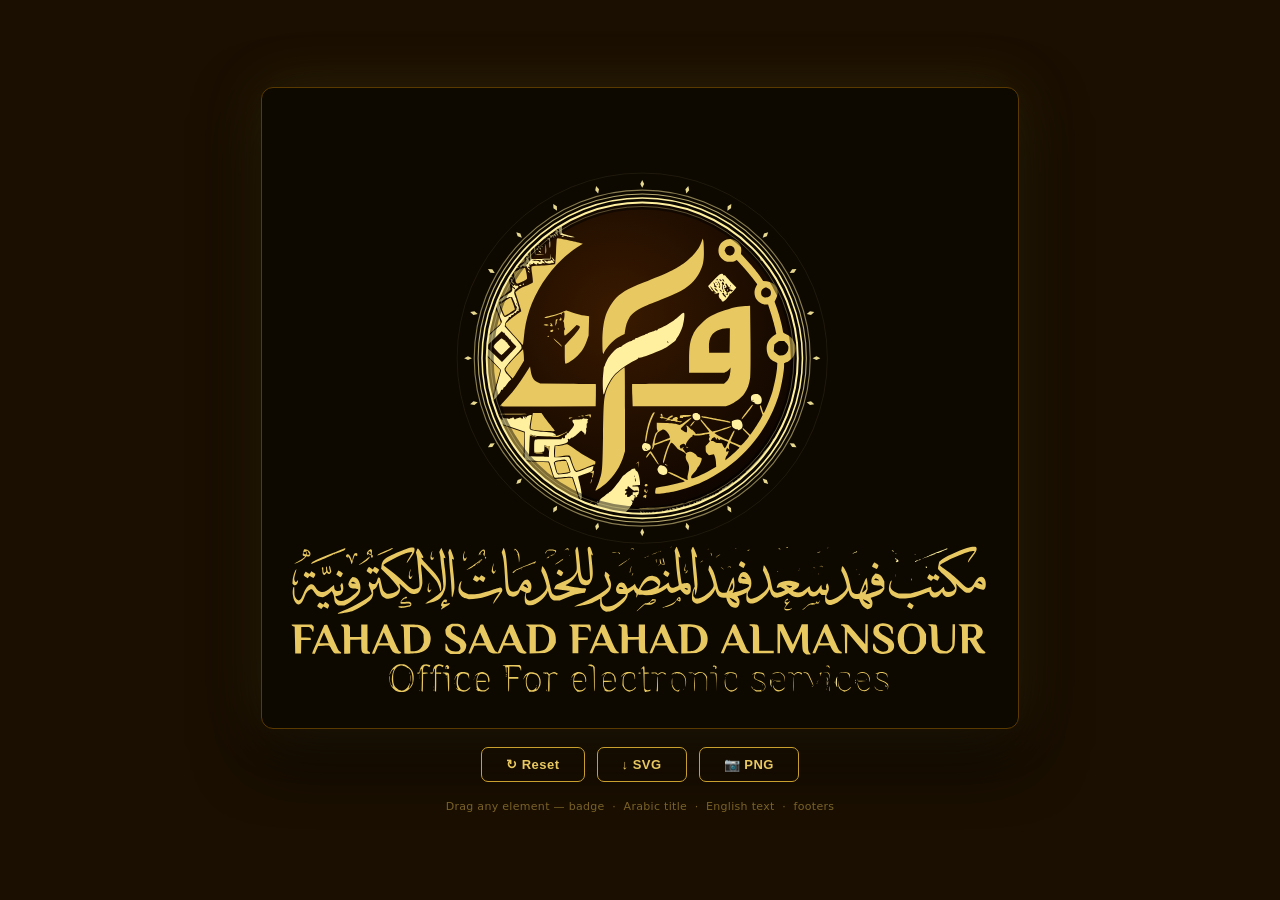
<file: fahad_almansour_logo_gold.html>
<!DOCTYPE html>
<html lang="en">
<head>
<meta charset="UTF-8">
<meta name="viewport" content="width=device-width,initial-scale=1">
<title>Fahad Almansour — Gold Premium Logo</title>
<style>
*{margin:0;padding:0;box-sizing:border-box}
body{background:#1A0F00;min-height:100vh;display:flex;flex-direction:column;align-items:center;justify-content:center;gap:18px;padding:24px;font-family:system-ui}
#card{background:#0D0800;border:1px solid #5A3A00;border-radius:12px;box-shadow:0 0 60px rgba(200,168,48,.15),0 24px 64px rgba(0,0,0,.8);padding:24px 28px}
svg{display:block;max-width:100%;height:auto}
.draggable{cursor:grab}
.draggable:active{cursor:grabbing}
.act{filter:drop-shadow(0 0 12px rgba(255,240,160,.7))}
.bar{display:flex;gap:12px;flex-wrap:wrap;justify-content:center}
button{padding:9px 24px;border-radius:7px;font-size:13px;font-weight:600;cursor:pointer;border:1.5px solid #C8A030;background:transparent;color:#E8C860;letter-spacing:.5px;transition:all .2s}
button:hover{background:#C8A030;color:#0D0500}
.hint{font-size:11px;color:rgba(200,168,72,.55);text-align:center;letter-spacing:.3px}
#tip{position:fixed;bottom:62px;left:50%;transform:translateX(-50%);background:rgba(200,168,48,.9);color:#0D0500;font-size:12px;font-weight:700;padding:5px 16px;border-radius:20px;pointer-events:none;opacity:0;transition:opacity .2s;white-space:nowrap}
</style>
</head>
<body>
<div id="card">
<svg id="L" width="700" height="592" viewBox="0 0 900 760" xmlns="http://www.w3.org/2000/svg">
  <rect width="900" height="760" fill="#0D0800"/>
  <defs>
    <clipPath id="bc"><circle cx="452.87" cy="315.90" r="200.00"/></clipPath>
    <radialGradient id="bgr" cx="42%" cy="36%" r="68%">
      <stop offset="0%"  stop-color="#3A1A00"/>
      <stop offset="100%" stop-color="#0D0500"/>
    </radialGradient>
  </defs>
<!-- outer glow -->
<circle cx="452.87" cy="315.90" r="238.00"
  fill="none" stroke="#FFF0A0" stroke-width="0.5" opacity="0.2"/>
<!-- outer decorative rings -->
<circle cx="452.87" cy="315.90" r="216.00"
  fill="none" stroke="#FFF0A0" stroke-width="1.5" opacity="0.5"/>
<circle cx="452.87" cy="315.90" r="211.00"
  fill="none" stroke="#FFF0A0" stroke-width="1.5" opacity="0.7"/>
<circle cx="452.87" cy="315.90" r="206.00"
  fill="none" stroke="#FFF0A0" stroke-width="2"/>
<!-- diamond stars -->
<polygon points="452.87,86.90 455.37,91.90 452.87,96.90 450.37,91.90" fill="#FFF0A0" opacity="0.9" transform="rotate(0.0,452.87,91.90)"/>
  <polygon points="510.84,94.53 513.34,99.53 510.84,104.53 508.34,99.53" fill="#FFF0A0" opacity="0.9" transform="rotate(15.0,510.84,99.53)"/>
  <polygon points="564.87,116.91 567.37,121.91 564.87,126.91 562.37,121.91" fill="#FFF0A0" opacity="0.9" transform="rotate(30.0,564.87,121.91)"/>
  <polygon points="611.26,152.51 613.76,157.51 611.26,162.51 608.76,157.51" fill="#FFF0A0" opacity="0.9" transform="rotate(45.0,611.26,157.51)"/>
  <polygon points="646.86,198.90 649.36,203.90 646.86,208.90 644.36,203.90" fill="#FFF0A0" opacity="0.9" transform="rotate(60.0,646.86,203.90)"/>
  <polygon points="669.24,252.93 671.74,257.93 669.24,262.93 666.74,257.93" fill="#FFF0A0" opacity="0.9" transform="rotate(75.0,669.24,257.93)"/>
  <polygon points="676.87,310.90 679.37,315.90 676.87,320.90 674.37,315.90" fill="#FFF0A0" opacity="0.9" transform="rotate(90.0,676.87,315.90)"/>
  <polygon points="669.24,368.88 671.74,373.88 669.24,378.88 666.74,373.88" fill="#FFF0A0" opacity="0.9" transform="rotate(105.0,669.24,373.88)"/>
  <polygon points="646.86,422.90 649.36,427.90 646.86,432.90 644.36,427.90" fill="#FFF0A0" opacity="0.9" transform="rotate(120.0,646.86,427.90)"/>
  <polygon points="611.26,469.29 613.76,474.29 611.26,479.29 608.76,474.29" fill="#FFF0A0" opacity="0.9" transform="rotate(135.0,611.26,474.29)"/>
  <polygon points="564.87,504.89 567.37,509.89 564.87,514.89 562.37,509.89" fill="#FFF0A0" opacity="0.9" transform="rotate(150.0,564.87,509.89)"/>
  <polygon points="510.84,527.27 513.34,532.27 510.84,537.27 508.34,532.27" fill="#FFF0A0" opacity="0.9" transform="rotate(165.0,510.84,532.27)"/>
  <polygon points="452.87,534.90 455.37,539.90 452.87,544.90 450.37,539.90" fill="#FFF0A0" opacity="0.9" transform="rotate(180.0,452.87,539.90)"/>
  <polygon points="394.89,527.27 397.39,532.27 394.89,537.27 392.39,532.27" fill="#FFF0A0" opacity="0.9" transform="rotate(195.0,394.89,532.27)"/>
  <polygon points="340.87,504.89 343.37,509.89 340.87,514.89 338.37,509.89" fill="#FFF0A0" opacity="0.9" transform="rotate(210.0,340.87,509.89)"/>
  <polygon points="294.48,469.29 296.98,474.29 294.48,479.29 291.98,474.29" fill="#FFF0A0" opacity="0.9" transform="rotate(225.0,294.48,474.29)"/>
  <polygon points="258.88,422.90 261.38,427.90 258.88,432.90 256.38,427.90" fill="#FFF0A0" opacity="0.9" transform="rotate(240.0,258.88,427.90)"/>
  <polygon points="236.50,368.88 239.00,373.88 236.50,378.88 234.00,373.88" fill="#FFF0A0" opacity="0.9" transform="rotate(255.0,236.50,373.88)"/>
  <polygon points="228.87,310.90 231.37,315.90 228.87,320.90 226.37,315.90" fill="#FFF0A0" opacity="0.9" transform="rotate(270.0,228.87,315.90)"/>
  <polygon points="236.50,252.93 239.00,257.93 236.50,262.93 234.00,257.93" fill="#FFF0A0" opacity="0.9" transform="rotate(285.0,236.50,257.93)"/>
  <polygon points="258.88,198.90 261.38,203.90 258.88,208.90 256.38,203.90" fill="#FFF0A0" opacity="0.9" transform="rotate(300.0,258.88,203.90)"/>
  <polygon points="294.48,152.51 296.98,157.51 294.48,162.51 291.98,157.51" fill="#FFF0A0" opacity="0.9" transform="rotate(315.0,294.48,157.51)"/>
  <polygon points="340.87,116.91 343.37,121.91 340.87,126.91 338.37,121.91" fill="#FFF0A0" opacity="0.9" transform="rotate(330.0,340.87,121.91)"/>
  <polygon points="394.89,94.53 397.39,99.53 394.89,104.53 392.39,99.53" fill="#FFF0A0" opacity="0.9" transform="rotate(345.0,394.89,99.53)"/>
<!-- draggable badge group -->
<g id="g-badge" class="draggable" data-label="Badge / Emblem" transform="translate(0,0)">
  <g clip-path="url(#bc)">
    <circle cx="452.87" cy="315.90" r="200.00" fill="url(#bgr)"/>
    <!-- navy→gold layer -->
    <g fill="#E8C860" stroke="none">
      <g transform="translate(217.2131,20.0000) scale(0.819672)"><g transform="translate(0,624) scale(0.1,-0.1)">
        <path d="M1521 4984 c-55 -31 -119 -77 -240 -173 -99 -78 -251 -218 -251 -231 0 -5 8 -7 18 -5 9 2 107 6 216 9 151 3 201 8 207 18 5 7 11 29 14 48 4 19 24 106 46 194 22 87 38 160 37 162 -2 2 -23 -8 -47 -22z"/>
        <path d="M939 4488 c-126 -146 -236 -311 -346 -518 -61 -114 -130 -287 -172 -430 -59 -205 -101 -463 -101 -622 l0 -73 69 75 c38 41 112 113 164 159 53 46 99 91 102 100 5 17 -30 114 -91 250 l-28 64 35 29 c18 17 80 61 137 99 79 54 102 75 102 92 0 12 -12 78 -25 147 -14 69 -25 136 -25 150 l0 26 103 37 c56 20 117 46 135 57 l33 21 -6 77 c-3 42 -7 134 -8 204 -1 70 -5 128 -9 128 -3 0 -34 -33 -69 -72z"/>
        <path d="M1535 4498 c-2 -7 -8 -97 -12 -200 -5 -103 -11 -189 -14 -192 -11 -12 -149 -26 -250 -26 -74 0 -110 -4 -117 -13 -8 -9 -6 -40 4 -107 7 -52 14 -107 14 -123 0 -29 4 -27 -134 -84 -37 -15 -84 -42 -104 -59 l-37 -31 48 -148 c26 -81 47 -148 45 -150 -2 -1 -25 -17 -53 -35 -85 -57 -184 -141 -190 -161 -4 -10 -3 -25 2 -33 4 -8 64 -76 132 -153 69 -76 128 -142 131 -146 4 -4 12 52 19 125 14 158 40 285 88 428 91 277 284 576 508 789 80 76 207 174 284 219 l45 26 -44 13 c-47 14 -331 73 -350 73 -6 0 -12 -6 -15 -12z"/>
        <path d="M3815 4485 c-28 -78 -39 -103 -69 -148 -41 -64 -121 -145 -201 -205 -137 -101 -281 -171 -650 -315 -256 -100 -368 -167 -458 -275 -55 -66 -118 -183 -141 -262 -29 -95 -46 -240 -46 -386 0 -78 3 -155 6 -173 l6 -31 18 36 c30 58 100 142 154 185 28 23 77 54 108 70 l57 29 6 47 c11 82 35 156 68 207 61 97 165 157 457 266 91 33 219 87 285 120 182 88 296 193 365 335 51 108 64 175 62 325 0 74 -5 149 -10 165 l-10 30 -7 -20z"/>
        <path d="M4198 4490 c-44 -13 -87 -49 -108 -90 -22 -43 -26 -103 -9 -147 13 -34 55 -80 91 -99 35 -18 121 -18 158 1 l29 15 86 -93 c47 -51 119 -137 160 -191 l74 -97 -22 -42 c-14 -27 -21 -58 -21 -92 2 -80 41 -138 116 -170 21 -8 51 -15 67 -15 l30 0 45 -138 c24 -75 53 -179 64 -230 l20 -93 -26 -16 c-46 -29 -83 -67 -104 -108 -28 -54 -28 -148 1 -208 25 -52 42 -69 101 -100 l44 -23 -3 -59 c-4 -83 -35 -250 -70 -375 -31 -110 -127 -350 -140 -350 -4 0 -16 27 -26 60 -10 33 -22 60 -27 60 -13 0 -10 -21 13 -89 l22 -64 -23 -46 c-25 -53 -161 -261 -170 -261 -3 0 -28 23 -55 50 -27 28 -53 50 -57 50 -19 0 -5 -22 42 -66 28 -26 50 -51 50 -56 0 -15 -113 -148 -126 -148 -10 0 -151 58 -163 67 -2 2 2 15 9 30 46 100 58 133 50 138 -5 3 -27 -30 -50 -74 l-40 -80 -81 34 c-72 31 -139 70 -139 80 0 2 58 23 130 46 71 23 130 46 130 51 0 4 -3 8 -7 8 -5 0 -66 -18 -138 -40 -71 -22 -137 -40 -147 -40 -9 0 -53 43 -98 95 -45 52 -84 95 -86 95 -2 0 -4 -6 -4 -12 0 -7 32 -51 70 -97 38 -46 68 -87 65 -91 -5 -8 -204 -35 -208 -29 -17 25 -54 65 -59 64 -4 0 -25 17 -46 38 -25 24 -42 35 -46 28 -4 -6 -3 -11 2 -11 12 0 15 -87 3 -94 -11 -7 -91 43 -91 56 0 11 59 69 125 124 28 23 47 45 43 49 -4 4 -35 -15 -70 -41 -35 -27 -75 -55 -91 -62 l-27 -12 -38 14 c-22 9 -93 16 -178 19 l-141 5 0 -57 c0 -31 5 -59 11 -64 8 -5 6 -11 -5 -20 -9 -6 -21 -21 -27 -32 -16 -31 -53 -184 -47 -195 3 -4 1 -20 -5 -35 -14 -37 8 -22 25 18 l12 30 122 44 c67 25 124 43 126 41 3 -2 -11 -36 -29 -74 -33 -66 -86 -238 -86 -279 0 -40 21 3 44 91 28 102 62 194 79 211 9 9 18 7 37 -10 14 -12 38 -38 53 -59 15 -20 39 -39 53 -42 13 -4 42 -19 64 -34 27 -18 37 -32 33 -42 -13 -30 -6 -67 20 -106 31 -45 35 -99 12 -184 -8 -30 -12 -65 -9 -77 4 -13 2 -23 -3 -23 -6 0 -59 23 -118 51 -138 65 -188 83 -183 66 3 -6 64 -39 136 -72 72 -33 128 -63 124 -67 -14 -13 -200 -58 -321 -77 -68 -12 -126 -23 -129 -25 -9 -10 -19 -87 -11 -91 11 -7 188 13 277 31 174 36 381 108 534 186 269 137 500 317 683 532 124 145 217 284 299 446 77 151 129 287 166 435 31 122 60 301 60 370 l0 45 33 14 c49 20 108 75 128 121 26 57 24 138 -5 200 -28 60 -67 98 -123 120 -23 9 -44 24 -47 33 -3 10 -10 44 -16 77 -16 82 -53 214 -89 316 l-30 85 24 49 c15 28 25 65 25 89 -1 99 -73 175 -175 184 l-53 4 -55 82 c-31 44 -109 140 -174 211 l-119 130 4 46 c3 32 -2 58 -16 85 -24 48 -47 69 -95 89 -39 16 -76 18 -119 5z m104 -117 c25 -22 30 -60 13 -93 -29 -55 -105 -53 -132 5 l-16 34 12 30 c20 47 82 59 123 24z m564 -657 c21 -18 28 -32 28 -61 0 -27 -6 -43 -23 -56 -31 -25 -86 -24 -111 1 -29 29 -27 84 5 115 13 14 35 25 49 25 14 0 37 -11 52 -24z m264 -845 c16 -16 32 -41 36 -56 4 -15 1 -45 -5 -66 -15 -48 -59 -79 -114 -79 -31 0 -46 7 -74 35 l-35 35 4 52 5 52 32 28 c25 22 41 28 77 28 l46 0 28 -29z m-1872 -1390 c34 -35 59 -88 46 -101 -8 -8 -217 -90 -229 -90 -15 0 9 114 32 155 14 25 76 65 99 65 12 0 36 -13 52 -29z m669 -56 c-4 -8 -2 -17 3 -20 6 -4 5 -14 -3 -25 -9 -15 -9 -25 -1 -38 l11 -17 -33 -38 -34 -37 0 -45 c0 -36 6 -52 25 -71 l26 -26 39 7 40 7 14 -34 c8 -18 16 -62 18 -98 l3 -65 -95 -52 c-138 -77 -280 -137 -292 -125 -16 16 -1 47 42 89 22 21 40 43 40 50 0 7 13 27 28 45 30 36 58 109 48 126 -3 6 -20 13 -36 17 -17 4 -35 15 -40 25 -14 26 -73 60 -104 60 -15 0 -36 -4 -46 -10 l-18 -10 -27 36 -28 36 14 9 14 9 -17 0 c-9 0 -20 -4 -23 -10 -10 -16 -22 -11 -28 12 -8 27 6 44 41 53 19 5 30 2 39 -11 l13 -18 0 21 c0 25 76 123 93 120 7 -1 11 6 11 16 -1 9 4 17 12 17 8 0 14 -4 14 -10 0 -9 55 -6 155 10 79 12 88 12 82 -5z m102 -57 l8 -21 7 18 7 18 16 -22 c11 -17 18 -20 23 -11 6 10 19 9 56 -4 27 -9 55 -20 62 -25 l14 -8 -22 -51 c-12 -29 -26 -49 -31 -46 -5 3 -17 22 -27 42 l-17 37 -52 3 c-29 2 -56 9 -63 17 -7 8 -23 15 -36 15 l-24 0 12 25 c9 21 22 30 51 34 4 0 11 -9 16 -21z m309 -103 c34 -15 62 -31 62 -35 0 -9 -88 -92 -168 -158 l-52 -44 0 21 c0 12 9 34 19 49 11 15 22 38 26 50 l7 24 -21 -7 c-16 -5 -21 -2 -21 12 0 10 4 24 9 32 l9 15 18 -15 17 -14 -6 27 c-9 33 9 82 26 75 6 -3 40 -17 75 -32z"/>
        <path d="M3570 1230 c8 -5 20 -10 25 -10 6 0 3 5 -5 10 -8 5 -19 10 -25 10 -5 0 -3 -5 5 -10z"/>
        <path d="M950 4022 c-36 -15 -71 -31 -78 -35 -9 -6 -11 -22 -6 -53 11 -73 30 -129 45 -132 22 -4 149 56 156 75 3 8 0 45 -7 82 -16 82 -19 91 -34 90 -6 0 -40 -12 -76 -27z"/>
        <path d="M726 3530 c-42 -27 -76 -54 -76 -60 0 -17 60 -169 69 -175 5 -2 41 18 82 46 41 28 75 52 76 53 6 5 -59 186 -67 186 -4 0 -42 -22 -84 -50z"/>
        <path d="M4380 3435 c-112 -18 -311 -84 -413 -137 -60 -31 -105 -66 -168 -128 -66 -66 -95 -102 -123 -160 -52 -107 -66 -196 -66 -421 l0 -189 275 0 276 0 28 15 c16 8 39 27 51 42 l21 28 -4 -65 c-5 -74 -32 -137 -73 -169 l-27 -21 -718 0 c-395 0 -720 -3 -722 -7 -2 -5 -2 -84 2 -178 l6 -170 730 0 730 0 58 22 c82 31 182 105 232 174 50 68 81 153 94 259 6 43 7 292 4 597 l-6 523 -51 -1 c-28 -1 -89 -7 -136 -14z m-132 -527 l-3 -193 -160 0 -160 0 -3 75 c-4 88 9 147 43 199 41 61 144 109 238 110 l47 1 -2 -192z"/>
        <path d="M1650 3366 c-38 -21 -177 -65 -247 -78 -35 -6 -63 -15 -63 -20 0 -4 8 -8 18 -8 25 0 151 34 193 52 25 11 41 13 54 6 13 -8 16 -7 10 2 -8 13 10 30 32 30 9 0 11 -17 8 -62 -3 -34 -10 -65 -16 -69 -8 -5 -8 -8 0 -13 6 -4 11 -25 11 -47 0 -22 5 -49 10 -60 7 -13 7 -19 0 -19 -13 0 -13 -87 1 -95 6 -4 50 31 98 78 l87 86 23 -6 c13 -3 25 -12 28 -20 6 -16 -50 -91 -156 -206 l-81 -87 0 -140 c0 -82 4 -141 10 -145 16 -10 105 44 169 102 32 29 76 79 97 110 21 31 51 96 68 143 l30 85 4 151 4 150 -77 12 c-42 7 -116 26 -164 42 -47 17 -95 33 -106 35 -11 3 -31 -1 -45 -9z"/>
        <path d="M1590 3256 c0 -9 -5 -16 -11 -16 -5 0 -7 -4 -4 -10 3 -5 13 -10 21 -10 16 0 19 36 4 45 -5 3 -10 -1 -10 -9z"/>
        <path d="M1519 3233 c0 -5 -2 -28 -5 -53 l-4 -45 14 25 c8 14 12 28 10 32 -3 4 0 17 6 28 l11 20 -16 0 c-8 0 -15 -3 -16 -7z"/>
        <path d="M1441 3163 c10 -11 10 -14 2 -9 -8 4 -13 1 -13 -8 0 -9 9 -16 20 -16 11 0 20 3 20 6 0 13 -22 44 -32 44 -6 0 -5 -6 3 -17z"/>
        <path d="M1330 3150 c0 -5 18 -10 41 -10 24 0 38 4 34 10 -3 6 -22 10 -41 10 -19 0 -34 -4 -34 -10z"/>
        <path d="M1550 3090 c0 -5 5 -10 11 -10 5 0 7 5 4 10 -3 6 -8 10 -11 10 -2 0 -4 -4 -4 -10z"/>
        <path d="M1453 3072 c-13 -2 -23 -10 -23 -18 0 -19 39 -18 47 1 3 9 4 17 2 18 -2 2 -14 1 -26 -1z"/>
        <path d="M1390 2970 c0 -5 5 -10 10 -10 6 0 10 5 10 10 0 6 -4 10 -10 10 -5 0 -10 -4 -10 -10z"/>
        <path d="M1541 2875 c37 -36 71 -65 77 -65 5 0 -20 29 -57 65 -37 36 -72 65 -77 65 -5 0 21 -30 57 -65z"/>
        <path d="M318 2773 c-9 -17 11 -284 31 -407 25 -151 50 -254 92 -384 40 -120 53 -118 84 13 9 39 20 84 25 100 10 37 48 169 60 210 5 17 16 55 24 85 l15 54 -156 161 c-87 88 -160 164 -164 168 -4 5 -9 5 -11 0z"/>
        <path d="M915 2678 c-126 -129 -185 -202 -185 -226 0 -11 25 -48 56 -82 l57 -61 39 58 c21 32 61 95 88 139 l50 82 -1 48 c0 27 -4 68 -7 92 l-7 43 -90 -93z"/>
        <path d="M1040 2382 c-108 -169 -204 -295 -309 -404 -50 -52 -91 -98 -91 -102 0 -3 339 -5 753 -4 l752 3 3 173 c1 94 1 172 0 173 -2 0 -199 3 -438 6 l-435 5 -42 18 c-58 26 -91 79 -106 173 l-12 76 -75 -117z"/>
        <path d="M2525 2431 c-38 -32 -85 -76 -102 -99 -35 -44 -93 -154 -112 -213 -38 -117 -43 -191 -51 -709 -9 -550 -10 -570 -64 -720 -14 -39 -33 -84 -42 -101 -8 -17 -14 -33 -12 -35 6 -5 106 63 167 115 119 100 230 273 274 430 l22 76 0 631 c0 346 -2 642 -5 657 l-5 26 -70 -58z"/>
        <path d="M4524 1807 c-39 -51 -76 -102 -83 -114 l-11 -23 14 6 c16 6 166 199 166 214 0 23 -18 5 -86 -83z"/>
        <path d="M3041 1767 c-20 -25 -61 -126 -80 -202 -25 -95 -47 -233 -38 -242 4 -3 9 -4 11 -2 3 2 12 47 20 100 19 114 48 214 87 291 16 32 29 60 29 63 0 10 -18 5 -29 -8z"/>
        <path d="M1156 1748 c-3 -13 -13 -67 -21 -122 -10 -62 -13 -102 -7 -108 13 -13 120 -26 265 -32 87 -4 116 -3 111 5 -4 7 -38 50 -76 97 -37 47 -83 107 -101 134 l-32 47 -67 1 -68 0 -4 -22z"/>
        <path d="M610 1750 c76 -8 460 -3 469 5 2 3 -119 4 -270 4 -190 -1 -251 -4 -199 -9z"/>
        <path d="M3164 1748 c-4 -6 -2 -14 4 -16 17 -5 15 -22 -3 -22 -23 0 -18 -17 8 -24 12 -3 40 -6 62 -6 l40 -1 -20 -15 -20 -16 42 6 c26 4 44 2 49 -5 3 -6 16 -8 27 -5 12 3 26 1 33 -5 16 -13 114 -21 114 -8 0 5 -15 9 -34 9 -39 0 -53 14 -37 34 8 10 8 16 -2 25 -10 8 -22 8 -45 0 -17 -6 -30 -16 -29 -22 1 -7 -4 -12 -10 -11 -37 3 -43 5 -43 13 0 5 14 14 30 21 17 7 30 16 30 21 0 16 -31 10 -61 -12 l-30 -21 -37 9 -37 9 -3 27 c-3 28 -16 35 -28 15z"/>
        <path d="M2013 1743 c-18 -2 -33 -8 -33 -12 0 -4 16 -5 35 -3 27 3 35 1 35 -12 0 -9 5 -16 10 -16 6 0 10 11 10 25 0 14 -5 24 -12 23 -7 0 -28 -3 -45 -5z"/>
        <path d="M3470 1729 c0 -4 -3 -14 -6 -23 -5 -13 1 -16 26 -16 18 0 29 4 25 10 -3 5 2 9 12 8 32 -4 123 14 118 23 -7 10 -175 8 -175 -2z"/>
        <path d="M1920 1726 c0 -9 30 -14 35 -6 4 6 -3 10 -14 10 -12 0 -21 -2 -21 -4z"/>
        <path d="M1873 1713 c9 -2 23 -2 30 0 6 3 -1 5 -18 5 -16 0 -22 -2 -12 -5z"/>
        <path d="M3800 1710 c0 -5 17 -12 38 -16 28 -4 220 -41 407 -77 6 -1 12 2 15 7 3 5 -20 15 -50 23 -78 18 -371 73 -392 73 -10 0 -18 -4 -18 -10z"/>
        <path d="M1725 1690 c-7 -12 12 -12 40 0 l20 9 -27 0 c-15 1 -30 -3 -33 -9z"/>
        <path d="M3662 1617 c-18 -18 -32 -39 -32 -46 l0 -13 15 12 c22 18 58 70 53 75 -2 3 -19 -10 -36 -28z"/>
        <path d="M623 1583 c-7 -18 130 -246 222 -368 205 -274 445 -496 713 -659 113 -69 319 -172 327 -164 4 4 -20 87 -52 185 l-58 178 -40 -2 c-22 -1 -83 -6 -135 -11 l-95 -9 -16 17 c-9 10 -28 62 -44 117 -15 54 -31 105 -36 114 l-8 16 -173 6 c-95 4 -183 10 -196 13 l-23 7 8 166 c4 91 8 191 8 221 l0 55 -198 66 c-158 53 -200 64 -204 52z"/>
        <path d="M1670 1465 c-14 -8 -50 -24 -80 -36 -43 -16 -89 -23 -205 -29 l-150 -8 160 2 160 1 68 34 c37 19 70 38 73 43 7 11 4 10 -26 -7z"/>
        <path d="M1111 1416 c10 -11 109 -24 109 -15 0 5 -11 9 -24 9 -13 0 -39 3 -57 6 -19 4 -31 4 -28 0z"/>
        <path d="M1630 1265 c-30 -7 -69 -14 -87 -14 l-31 -1 -4 -69 c-2 -38 -1 -77 0 -86 l4 -17 41 7 c109 18 172 23 183 14 7 -5 14 -20 17 -32 14 -59 67 -193 80 -201 14 -9 43 1 231 75 27 10 55 19 62 19 8 0 14 10 14 24 l0 25 -87 47 c-110 60 -178 103 -270 171 -40 29 -78 52 -85 52 -7 -1 -38 -7 -68 -14z"/>
        <path d="M1367 1233 c24 -12 33 -24 36 -47 3 -22 4 -17 5 17 l2 47 -37 -1 -38 0 32 -16z"/>
        <path d="M2980 1148 c-12 -13 -28 -36 -37 -52 -11 -22 -12 -27 -1 -24 7 2 22 19 33 36 11 17 22 31 25 31 3 0 31 -40 62 -89 31 -50 62 -90 68 -90 12 0 7 10 -65 128 -27 45 -53 82 -57 82 -4 0 -17 -10 -28 -22z"/>
        <path d="M1179 1147 c13 -13 128 -20 135 -9 4 7 -20 12 -68 14 -42 2 -72 0 -67 -5z"/>
        <path d="M1551 1009 c-24 -4 -45 -10 -47 -12 -4 -4 34 -156 42 -169 7 -11 58 -9 130 5 l62 12 -27 85 -27 85 -45 2 c-24 1 -64 -3 -88 -8z"/>
        <path d="M2794 988 c-14 -17 -15 -19 -2 -10 l17 13 4 -43 4 -43 1 53 c1 28 0 52 -1 52 -2 0 -12 -10 -23 -22z"/>
        <path d="M3230 965 c0 -2 10 -10 23 -16 l22 -12 -14 16 c-13 16 -31 23 -31 12z"/>
        <path d="M2085 851 l-30 -16 23 -3 c17 -3 21 -9 18 -28 -3 -13 -7 -28 -10 -33 -4 -5 -2 -12 3 -15 5 -4 15 19 21 50 7 30 10 57 8 58 -1 1 -16 -5 -33 -13z"/>
        <path d="M2072 703 c-15 -48 -8 -55 8 -8 7 20 10 38 8 41 -3 2 -10 -13 -16 -33z"/>
        <path d="M2920 650 c-7 -4 -10 -15 -7 -23 7 -18 47 -11 47 8 0 17 -23 25 -40 15z"/>
        <path d="M2907 554 c-3 -18 -1 -24 9 -20 8 3 14 -1 14 -11 l0 -15 15 12 c8 7 14 22 14 34 l-2 21 -4 -22 -4 -23 -14 13 c-7 6 -11 15 -9 19 2 4 0 9 -5 12 -5 3 -11 -6 -14 -20z"/>
        <path d="M4060 570 c-9 -6 -10 -10 -3 -10 6 0 15 5 18 10 8 12 4 12 -15 0z"/>
        <path d="M3900 490 c-9 -6 -10 -10 -3 -10 6 0 15 5 18 10 8 12 4 12 -15 0z"/>
        <path d="M2908 479 c-10 -5 -18 -17 -18 -25 0 -8 4 -13 9 -9 5 3 12 1 16 -5 10 -16 25 -1 25 26 0 26 -6 29 -32 13z"/>
        <path d="M3600 380 c-38 -13 -44 -17 -20 -13 35 5 104 31 85 32 -5 0 -35 -9 -65 -19z"/>
        <path d="M2070 375 c-14 -8 -20 -14 -14 -15 5 0 19 7 30 15 24 18 16 19 -16 0z"/>
        <path d="M3465 344 c-122 -35 -284 -56 -467 -61 -112 -4 -188 -10 -188 -16 0 -6 55 -7 153 -3 83 3 168 8 187 11 157 23 285 47 335 64 69 22 54 26 -20 5z"/>
      </g></g>
    </g>
    <!-- gold→bright layer -->
    <g fill="#FFF0A0" stroke="none">
      <g transform="translate(217.2131,20.0000) scale(0.819672)"><g transform="translate(0,624) scale(0.1,-0.1)">
        <path d="M3966 5048 c3 -12 13 -28 20 -36 8 -7 19 -22 25 -33 5 -11 14 -17 18 -14 5 3 12 -3 16 -13 l8 -17 7 25 8 25 7 -21 c5 -15 14 -21 30 -20 13 0 21 4 18 9 -9 14 9 7 43 -19 19 -15 34 -23 34 -18 0 4 9 -2 21 -14 11 -12 24 -20 29 -17 4 3 10 -2 14 -10 3 -8 12 -15 21 -15 8 0 15 -7 15 -15 0 -8 5 -15 11 -15 6 0 9 -7 6 -14 -4 -10 7 -23 29 -36 19 -12 39 -30 44 -41 6 -10 16 -19 22 -19 6 0 3 9 -6 19 -10 10 -13 22 -8 25 5 3 15 -5 22 -19 11 -20 51 -41 71 -37 4 1 5 -9 2 -21 l-5 -22 11 15 10 15 56 -55 c30 -30 53 -60 51 -67 -3 -6 5 -13 16 -16 11 -3 17 -10 14 -15 -9 -15 12 -63 26 -60 9 2 13 -13 14 -52 1 -30 2 -58 4 -62 1 -5 3 -11 4 -15 1 -5 5 -14 10 -21 6 -10 3 -13 -10 -10 -11 2 -18 11 -16 19 2 8 0 10 -4 6 -15 -15 -12 -39 6 -44 11 -3 21 -18 25 -39 3 -19 13 -38 21 -41 7 -3 14 -9 14 -15 0 -5 -5 -6 -12 -2 -8 5 -9 2 -5 -10 4 -10 7 -21 7 -26 0 -4 7 -11 16 -14 l17 -6 -12 14 c-8 10 -9 16 -1 21 5 3 14 -5 20 -19 5 -14 14 -26 20 -26 6 0 8 -4 5 -10 -3 -5 -1 -10 4 -10 15 0 14 13 -1 29 l-13 13 20 -4 c11 -2 19 -9 18 -15 -1 -6 6 -13 16 -16 14 -3 17 0 13 15 l-5 19 27 -12 c14 -7 26 -16 26 -21 0 -4 7 -8 15 -8 20 0 19 10 -2 26 -10 7 -14 16 -9 21 5 4 11 2 13 -5 3 -6 9 -10 13 -7 5 3 7 12 3 20 -4 11 -1 13 11 9 9 -3 16 -12 16 -20 0 -17 12 -18 27 -3 7 7 12 5 17 -6 4 -13 2 -16 -9 -11 -10 4 -15 -1 -15 -15 0 -13 6 -19 16 -17 10 2 19 -3 22 -11 2 -8 0 -11 -6 -7 -5 3 -12 -1 -16 -9 -3 -8 0 -14 6 -12 7 1 17 -14 24 -33 6 -19 17 -36 24 -38 9 -3 9 1 0 18 -6 12 -10 24 -7 26 2 3 12 -11 21 -30 9 -19 21 -38 26 -41 6 -4 0 -15 -12 -25 l-23 -19 18 -6 c12 -5 16 -13 11 -28 -5 -16 -3 -19 10 -14 9 4 16 2 16 -2 0 -5 -5 -11 -11 -13 -8 -3 -6 -10 5 -20 9 -9 16 -21 16 -27 0 -5 11 -31 24 -57 14 -27 22 -52 20 -56 -3 -4 0 -8 6 -8 6 0 8 -4 5 -10 -3 -5 0 -10 9 -10 9 0 17 -15 21 -40 5 -32 10 -39 20 -30 9 7 15 7 19 1 4 -5 -1 -14 -9 -19 l-16 -9 17 -14 c11 -9 15 -9 10 -1 -7 12 6 17 17 6 8 -9 -4 -35 -13 -29 -15 9 -18 -10 -4 -23 l14 -13 0 16 c0 25 17 17 24 -12 4 -16 9 -36 12 -45 4 -13 1 -16 -10 -12 -18 7 -20 -4 -6 -26 6 -9 5 -20 -3 -29 -8 -10 -8 -13 -1 -8 7 4 15 -1 19 -10 3 -10 1 -19 -6 -22 -7 -2 -3 -11 12 -23 18 -15 19 -18 6 -14 l-19 6 7 -42 c4 -24 10 -47 13 -53 4 -5 7 -14 7 -20 0 -5 5 -30 10 -55 4 -25 9 -54 9 -65 1 -12 7 -19 15 -17 l14 3 -14 -17 -14 -18 17 6 c17 7 19 -7 5 -29 -5 -9 -2 -13 8 -13 11 0 15 -5 12 -15 -4 -8 -2 -17 3 -20 6 -4 10 -12 10 -18 0 -8 -3 -7 -9 2 -5 7 -14 10 -20 7 -15 -10 -14 -26 3 -26 8 0 16 -7 20 -15 4 -10 -1 -15 -15 -15 -13 0 -18 -4 -13 -12 13 -21 4 -257 -17 -443 -23 -200 -65 -363 -157 -605 -43 -114 -131 -296 -193 -398 -21 -35 -39 -68 -39 -72 0 -4 -7 -11 -16 -14 -9 -4 -14 -9 -11 -13 8 -7 -76 -127 -119 -170 -18 -18 -31 -33 -28 -33 10 0 -33 -54 -90 -115 -112 -119 -154 -160 -172 -172 -11 -6 -18 -16 -17 -22 2 -6 -2 -11 -8 -11 -6 0 -24 -13 -41 -30 -16 -16 -34 -30 -40 -30 -6 0 -8 -6 -5 -14 4 -11 0 -13 -15 -11 -11 3 -18 2 -15 -2 6 -6 -17 -33 -28 -33 -13 0 -34 -28 -27 -36 4 -5 0 -3 -9 4 l-16 12 -21 -20 c-12 -11 -26 -20 -32 -20 -5 0 -10 -4 -10 -8 0 -5 -16 -14 -35 -22 -19 -7 -32 -17 -29 -22 5 -7 -9 -12 -28 -9 -4 0 -10 -9 -13 -20 -4 -11 -12 -18 -18 -16 -18 6 -39 -21 -32 -42 3 -11 1 -22 -5 -26 -6 -4 -10 -3 -9 2 3 19 -2 33 -12 33 -5 0 -7 -4 -4 -10 4 -6 -1 -7 -11 -3 -13 5 -16 2 -12 -9 4 -8 1 -15 -8 -15 -7 0 -11 4 -8 9 3 4 0 8 -5 8 -6 0 -11 -5 -11 -11 0 -5 -4 -7 -10 -4 -5 3 -10 1 -10 -4 0 -6 -9 -11 -20 -11 -11 0 -20 -4 -20 -10 0 -5 -11 -10 -25 -10 -14 0 -25 -4 -25 -9 0 -5 -9 -7 -20 -4 -12 3 -20 0 -20 -7 0 -7 -7 -10 -14 -7 -9 4 -17 -2 -21 -14 -4 -12 -13 -18 -21 -15 -7 3 -16 1 -20 -5 -3 -5 -14 -7 -25 -4 -15 5 -19 1 -19 -16 0 -18 -3 -20 -12 -11 -17 17 -31 15 -24 -4 3 -8 2 -12 -4 -9 -13 8 -13 -5 0 -25 5 -8 10 -10 10 -4 0 7 14 11 33 10 22 -1 31 3 29 12 -1 8 2 11 8 7 13 -8 87 12 102 29 7 7 20 11 29 9 9 -3 22 1 30 9 8 7 21 14 29 16 8 2 17 7 20 10 3 4 10 7 15 7 18 1 65 28 65 37 0 5 4 7 9 3 5 -3 15 0 23 7 7 7 20 14 28 16 8 2 17 8 18 13 2 5 12 9 23 9 10 0 19 3 19 8 0 4 15 13 33 21 33 15 163 99 208 135 14 12 41 32 59 46 117 86 320 289 430 430 66 85 60 77 99 138 19 30 39 59 45 66 6 6 17 22 24 35 92 161 121 216 143 276 12 33 25 65 29 70 5 6 17 37 28 70 11 33 32 92 46 130 34 92 78 257 92 345 9 56 26 177 35 240 11 85 9 362 -3 430 -5 25 -10 69 -13 99 -3 30 -7 62 -10 72 -8 23 -15 58 -20 89 -5 39 -35 173 -42 190 -3 8 -6 18 -5 22 1 3 -8 33 -19 65 -11 32 -20 60 -21 63 -2 11 -40 112 -61 160 -6 14 -11 27 -12 30 -18 53 -53 127 -139 292 -31 59 -56 112 -56 118 0 6 10 32 21 58 26 55 31 126 13 161 -8 14 -14 31 -14 37 0 7 -18 30 -40 52 -27 27 -59 46 -97 58 l-55 18 -61 -13 -60 -12 -91 90 c-50 50 -102 100 -116 111 -14 11 -29 23 -35 28 -47 38 -182 136 -230 169 -33 22 -100 61 -150 87 -49 27 -99 55 -110 62 -11 8 -28 14 -38 14 -14 0 -17 -5 -11 -22z m139 -78 c3 -5 1 -10 -4 -10 -6 0 -11 5 -11 10 0 6 2 10 4 10 3 0 8 -4 11 -10z m275 -192 c0 -5 -9 -4 -20 2 -11 6 -18 15 -14 21 4 6 11 6 20 -2 8 -6 14 -16 14 -21z m300 -268 c0 -5 -4 -10 -10 -10 -5 0 -10 5 -10 10 0 6 5 10 10 10 6 0 10 -4 10 -10z m230 -25 l12 -15 -16 0 c-9 0 -16 7 -16 15 0 8 2 15 4 15 2 0 9 -7 16 -15z m-34 -16 c3 -6 18 -9 32 -6 19 4 34 -4 62 -32 27 -26 39 -48 44 -81 4 -25 7 -46 6 -48 0 -1 6 -10 15 -18 10 -11 12 -20 6 -28 -5 -6 -8 -24 -6 -39 l3 -28 -13 11 c-8 6 -11 18 -8 26 3 9 -2 14 -16 14 -12 0 -21 -3 -21 -7 0 -3 7 -15 17 -25 20 -23 12 -33 -16 -19 -12 7 -18 17 -15 26 8 19 -1 19 -30 0 -41 -27 -80 -34 -114 -19 -37 15 -72 67 -72 106 0 35 40 118 57 118 13 0 17 11 14 40 -1 11 2 10 13 -4 8 -10 20 -15 26 -11 8 5 8 11 -1 21 -7 9 -8 14 -1 14 6 0 14 -5 18 -11z m-112 -59 l7 -25 -15 25 c-17 28 -21 50 -7 35 5 -6 12 -21 15 -35z m-39 -39 c3 -5 1 -12 -5 -16 -5 -3 -10 1 -10 9 0 18 6 21 15 7z m384 -454 l0 -22 -9 20 c-12 28 -12 37 0 30 6 -3 10 -16 9 -28z m119 -278 c-3 -8 -7 -3 -11 10 -4 17 -3 21 5 13 5 -5 8 -16 6 -23z m90 -218 c3 -8 -1 -12 -9 -9 -7 2 -15 10 -17 17 -3 8 1 12 9 9 7 -2 15 -10 17 -17z m6 -127 c3 -8 2 -12 -4 -9 -6 3 -10 10 -10 16 0 14 7 11 14 -7z m82 -438 c3 -17 0 -26 -9 -26 -23 0 -28 12 -9 26 11 9 13 13 4 14 -7 0 -10 5 -7 11 9 14 15 7 21 -25z m-6 -102 c0 -8 -4 -12 -10 -9 -5 3 -10 10 -10 16 0 5 5 9 10 9 6 0 10 -7 10 -16z"/>
        <path d="M1598 4999 c-22 -12 -23 -52 -4 -69 11 -8 13 -25 9 -63 -3 -29 -10 -55 -16 -58 -5 -4 -4 -16 3 -30 10 -17 10 -24 1 -27 -6 -2 -11 -22 -11 -44 l0 -41 -20 18 -20 19 -13 -15 c-6 -7 -8 -11 -4 -7 5 3 19 -3 31 -13 17 -15 22 -29 20 -55 -2 -26 3 -37 17 -45 24 -12 56 -21 84 -22 11 0 22 -4 25 -8 3 -3 31 -8 62 -11 32 -3 56 -3 54 0 -2 2 -46 14 -96 27 -50 13 -95 26 -98 30 -13 13 -1 222 18 314 11 51 17 97 14 102 -7 12 -35 11 -56 -2z"/>
        <path d="M1580 4900 c0 -5 5 -10 11 -10 5 0 7 5 4 10 -3 6 -8 10 -11 10 -2 0 -4 -4 -4 -10z"/>
        <path d="M4275 4840 c3 -5 8 -10 11 -10 2 0 4 5 4 10 0 6 -5 10 -11 10 -5 0 -7 -4 -4 -10z"/>
        <path d="M1517 4643 c-4 -3 -1 -13 6 -21 l12 -16 -18 7 -17 7 10 -18 c19 -33 40 -55 46 -50 3 4 0 16 -6 28 -10 18 -9 24 1 31 l13 7 -13 16 c-14 17 -24 20 -34 9z"/>
        <path d="M1492 4560 c7 -11 18 -20 25 -20 17 0 16 5 -3 24 -22 23 -37 20 -22 -4z"/>
        <path d="M1460 4560 c0 -7 -8 -9 -20 -5 -24 8 -26 -1 -5 -21 l15 -15 6 15 c8 20 24 21 24 1 0 -8 5 -15 10 -15 7 0 7 6 0 19 -12 24 -30 36 -30 21z"/>
        <path d="M1120 4550 c0 -6 8 -14 18 -17 9 -4 23 -13 31 -21 l14 -13 -34 3 c-19 2 -34 8 -34 13 0 16 -15 35 -27 35 -6 0 -6 -6 2 -15 21 -25 4 -29 -20 -5 -12 12 -24 19 -27 17 -8 -9 31 -47 48 -47 l17 0 1 -92 c1 -51 3 -130 4 -176 l3 -82 -22 27 c-12 16 -20 31 -18 35 3 4 -2 5 -10 2 -19 -7 -19 -9 -6 -35 8 -14 7 -19 -1 -19 -7 0 -10 -3 -6 -6 9 -9 -39 -54 -58 -54 -8 0 -15 -4 -15 -10 0 -5 -8 -10 -17 -10 l-17 0 13 -12 12 -13 15 19 c8 11 14 15 14 9 0 -6 11 -13 25 -15 18 -4 25 -1 26 11 0 10 4 6 10 -9 6 -13 19 -33 29 -43 16 -14 20 -15 20 -3 0 7 -7 16 -15 20 -8 3 -15 10 -15 15 0 6 7 8 16 4 13 -5 15 -2 10 13 -3 10 -1 26 5 34 l11 15 -6 -18 c-4 -13 -2 -16 7 -10 6 4 19 8 27 8 8 0 14 6 12 13 -2 10 3 10 20 -2 25 -18 53 -21 43 -6 -3 6 1 10 9 10 8 0 17 -4 20 -9 7 -11 56 -1 56 11 0 6 6 6 14 -1 9 -8 16 -8 20 -2 4 6 -5 18 -19 27 -14 9 -23 19 -19 23 3 3 27 7 52 8 26 1 55 2 65 2 l17 1 -2 48 -1 47 -4 -42 -4 -43 -42 -1 c-23 0 -85 -2 -137 -5 -52 -2 -100 -1 -107 3 -7 5 -14 63 -18 156 l-8 147 54 1 c30 1 46 3 37 6 -20 5 -22 12 -9 32 7 11 11 9 20 -8 7 -11 19 -21 29 -20 10 0 12 3 5 6 -7 2 -13 11 -13 18 0 8 -10 20 -22 26 l-21 12 -12 -16 -11 -15 -19 14 c-22 17 -35 18 -35 4z m170 -390 c0 -5 -5 -10 -11 -10 -5 0 -7 -6 -3 -12 4 -7 -1 -6 -12 3 -13 11 -35 16 -66 15 -27 -1 -48 1 -48 6 0 4 32 8 70 8 40 0 70 -4 70 -10z m-210 -46 c0 -8 -4 -12 -10 -9 -5 3 -10 10 -10 16 0 5 5 9 10 9 6 0 10 -7 10 -16z"/>
        <path d="M1240 4554 c0 -11 34 -33 50 -33 10 0 8 6 -9 19 -23 20 -41 26 -41 14z"/>
        <path d="M1298 4547 c8 -9 20 -13 28 -10 8 3 14 0 14 -6 0 -6 8 -11 17 -11 l17 0 -14 14 c-8 8 -28 18 -45 22 l-30 7 13 -16z"/>
        <path d="M1372 4546 c7 -8 17 -12 22 -9 4 3 2 9 -5 14 -22 13 -31 11 -17 -5z"/>
        <path d="M1620 4540 l-15 -10 18 0 c9 0 17 5 17 10 0 12 -1 12 -20 0z"/>
        <path d="M1338 4503 c6 -2 18 -2 25 0 6 3 1 5 -13 5 -14 0 -19 -2 -12 -5z"/>
        <path d="M1390 4503 c24 -10 30 -25 30 -86 0 -32 3 -56 8 -54 4 3 6 37 4 76 l-4 71 -26 -1 c-16 0 -21 -3 -12 -6z"/>
        <path d="M1060 4440 c0 -5 5 -10 10 -10 6 0 10 5 10 10 0 6 -4 10 -10 10 -5 0 -10 -4 -10 -10z"/>
        <path d="M1190 4405 c-14 -17 -9 -130 7 -146 6 -6 41 -8 79 -6 l69 3 -72 2 -73 2 -1 28 c-1 15 -3 45 -5 67 -3 29 1 44 13 53 9 6 12 12 6 12 -6 0 -16 -7 -23 -15z"/>
        <path d="M1238 4413 c7 -3 16 -2 19 1 4 3 -2 6 -13 5 -11 0 -14 -3 -6 -6z"/>
        <path d="M1348 4412 c10 -7 13 -29 10 -80 -1 -39 1 -67 5 -63 4 4 7 39 5 76 -2 51 -7 69 -18 72 -12 4 -12 3 -2 -5z"/>
        <path d="M1240 4380 c0 -5 5 -10 11 -10 5 0 7 5 4 10 -3 6 -8 10 -11 10 -2 0 -4 -4 -4 -10z"/>
        <path d="M1295 4380 c3 -5 11 -10 16 -10 6 0 7 5 4 10 -3 6 -11 10 -16 10 -6 0 -7 -4 -4 -10z"/>
        <path d="M1265 4360 c-4 -7 -2 -16 6 -21 18 -11 23 -4 11 17 -7 12 -11 13 -17 4z"/>
        <path d="M1220 4346 c0 -8 7 -16 15 -20 l15 -6 -10 20 c-13 23 -20 26 -20 6z"/>
        <path d="M1066 4321 c-3 -5 1 -11 9 -14 9 -4 12 -1 8 9 -6 16 -10 17 -17 5z"/>
        <path d="M1250 4305 c0 -2 9 -9 20 -15 l20 -10 -6 15 c-5 13 -34 22 -34 10z"/>
        <path d="M1050 4281 c0 -6 5 -13 11 -17 8 -5 8 -9 -1 -14 -18 -11 -3 -30 17 -23 12 5 15 2 10 -10 -3 -9 -2 -19 3 -22 8 -5 7 21 -1 55 -4 16 -24 40 -33 40 -3 0 -6 -4 -6 -9z"/>
        <path d="M1452 4215 c15 -36 33 -65 40 -65 15 0 8 16 -18 46 -15 16 -24 25 -22 19z"/>
        <path d="M1340 4156 c0 -7 7 -19 15 -26 16 -13 95 -21 95 -9 0 4 9 5 20 2 23 -6 25 4 6 30 -14 18 -36 23 -36 8 0 -4 -11 -6 -25 -3 -16 3 -25 0 -25 -8 0 -9 -7 -7 -25 4 l-25 16 0 -14z"/>
        <path d="M4937 4153 c-4 -6 0 -16 8 -23 21 -17 28 -8 11 15 -8 11 -15 14 -19 8z"/>
        <path d="M891 4051 c-9 -6 -10 -11 -2 -15 6 -4 11 -3 11 3 0 6 6 8 14 5 8 -3 17 -1 21 5 7 13 -24 14 -44 2z"/>
        <path d="M800 4012 l-14 -16 16 7 c9 3 19 1 22 -6 2 -7 5 -5 5 5 1 24 -12 29 -29 10z"/>
        <path d="M1080 3996 c0 -2 7 -9 15 -16 l15 -13 -6 17 c-3 9 -10 16 -15 16 -5 0 -9 -2 -9 -4z"/>
        <path d="M4083 3937 c-36 -28 -172 -170 -173 -180 0 -4 11 -19 25 -33 14 -14 25 -29 25 -34 0 -6 7 -10 17 -10 l16 0 -15 18 c-9 9 -21 28 -28 42 l-12 25 21 -22 c11 -12 21 -25 21 -28 0 -3 11 -17 25 -31 29 -29 32 -39 9 -30 -8 3 -13 2 -10 -3 8 -12 56 -11 56 1 0 6 7 5 15 -2 9 -8 12 -16 6 -19 -15 -9 -1 -61 20 -72 11 -5 19 -16 19 -23 0 -8 7 -16 14 -19 21 -8 117 98 110 121 -4 12 -3 13 3 5 7 -10 18 -3 44 25 19 20 41 45 48 54 l12 17 -85 87 c-47 48 -86 91 -86 95 0 5 -9 9 -21 9 -11 0 -18 4 -15 9 3 5 -3 11 -14 14 -11 3 -31 -4 -47 -16z m-23 -77 c0 -5 -4 -10 -10 -10 -5 0 -10 5 -10 10 0 6 5 10 10 10 6 0 10 -4 10 -10z m50 0 c10 -6 12 -12 5 -19 -7 -7 -14 -4 -23 9 -13 21 -6 25 18 10z m49 -15 l3 -19 -16 16 c-19 20 -21 31 -3 26 6 -3 14 -13 16 -23z m-61 -84 c-2 -33 -12 -40 -22 -15 -3 8 -2 12 4 9 15 -9 12 16 -5 49 -21 39 -19 44 5 13 12 -16 19 -38 18 -56z m-58 59 c0 -5 -2 -10 -4 -10 -3 0 -8 5 -11 10 -3 6 -1 10 4 10 6 0 11 -4 11 -10z m120 -29 c0 -6 -4 -11 -9 -11 -14 0 -19 -31 -9 -57 9 -28 2 -30 -12 -4 -6 13 -7 28 -1 45 7 16 7 26 0 28 -6 2 -7 11 -4 20 l7 17 14 -14 c8 -7 14 -18 14 -24z m-145 -2 c-3 -4 4 -17 16 -27 l21 -20 -25 2 c-14 0 -23 4 -21 7 2 3 -1 21 -6 38 l-9 33 14 -12 c8 -7 12 -16 10 -21z m45 1 c0 -5 -5 -10 -11 -10 -5 0 -7 5 -4 10 3 6 8 10 11 10 2 0 4 -4 4 -10z m155 -20 c9 -16 22 -30 30 -30 8 0 15 -5 15 -11 0 -5 -4 -7 -10 -4 -5 3 -10 2 -10 -3 0 -10 37 -25 55 -23 6 1 1 -6 -9 -14 -15 -11 -22 -12 -27 -3 -6 9 -10 8 -15 -5 -4 -10 -13 -16 -20 -13 -11 4 -13 -1 -8 -19 6 -25 -9 -35 -21 -15 -3 6 -2 10 4 10 7 0 7 8 -1 25 -6 13 -15 22 -19 19 -5 -3 -6 2 -3 10 3 9 1 16 -5 16 -6 0 -11 5 -11 10 0 6 8 10 18 10 19 0 28 35 11 45 -12 8 -12 25 1 25 5 0 16 -13 25 -30z m53 -15 c-3 -3 -9 2 -12 12 -6 14 -5 15 5 6 7 -7 10 -15 7 -18z m-94 0 c3 -8 1 -15 -4 -15 -6 0 -10 7 -10 15 0 8 2 15 4 15 2 0 6 -7 10 -15z m-136 -44 c12 -10 22 -24 22 -31 0 -8 -10 -4 -25 10 -14 13 -25 27 -25 32 0 12 4 10 28 -11z m87 -39 c-6 -7 -35 18 -35 31 0 5 9 2 20 -8 11 -10 18 -20 15 -23z m35 8 c0 -5 -4 -10 -10 -10 -5 0 -10 5 -10 10 0 6 5 10 10 10 6 0 10 -4 10 -10z m0 -42 c0 -13 4 -17 13 -12 6 4 9 4 5 -1 -4 -4 -3 -14 4 -22 6 -7 8 -17 4 -20 -8 -8 -55 46 -56 63 0 6 7 11 15 11 8 0 15 -9 15 -19z"/>
        <path d="M4205 3700 c-3 -5 -1 -10 4 -10 6 0 11 5 11 10 0 6 -2 10 -4 10 -3 0 -8 -4 -11 -10z"/>
        <path d="M816 3909 c9 -10 19 -19 21 -19 1 0 3 6 3 14 0 7 -9 16 -21 19 l-21 6 18 -20z"/>
        <path d="M810 3873 c0 -5 3 -13 7 -17 4 -4 8 -14 8 -23 0 -8 10 -22 23 -31 l22 -15 -6 16 c-3 8 -12 18 -20 21 -7 3 -11 11 -8 19 3 8 -2 20 -11 27 -8 7 -15 8 -15 3z"/>
        <path d="M1000 3790 c0 -5 5 -10 10 -10 6 0 10 5 10 10 0 6 -4 10 -10 10 -5 0 -10 -4 -10 -10z"/>
        <path d="M833 3770 c6 -11 20 -23 29 -26 10 -3 18 -12 18 -20 0 -19 -16 -18 -24 1 -9 25 -25 17 -20 -10 5 -30 -8 -46 -62 -74 -22 -12 -52 -32 -68 -46 -16 -14 -32 -25 -35 -25 -3 0 -21 -14 -40 -30 -18 -17 -37 -30 -42 -30 -23 0 -15 -49 26 -156 25 -66 49 -126 54 -135 14 -24 -11 -70 -60 -110 -24 -20 -97 -89 -162 -154 -85 -85 -117 -124 -117 -142 0 -18 43 -68 165 -192 91 -93 165 -174 165 -180 0 -7 -27 -106 -60 -221 -33 -115 -60 -218 -60 -230 l0 -20 30 28 c17 16 30 32 30 36 0 4 11 18 25 32 14 14 28 35 31 49 4 15 11 22 19 18 9 -3 17 5 21 21 3 14 10 23 15 21 4 -3 20 13 35 36 14 23 37 52 51 65 l25 23 -20 28 c-11 15 -30 37 -42 48 -31 28 -51 70 -43 92 10 28 69 99 173 207 52 54 94 106 93 115 -2 9 -4 25 -5 37 -1 12 -60 84 -131 160 l-128 139 4 37 c3 24 15 46 33 64 16 14 28 32 26 40 -2 9 3 12 13 8 11 -5 18 0 22 15 3 14 11 20 20 17 8 -3 18 4 25 19 8 18 14 22 19 13 5 -8 11 -4 20 14 7 16 17 24 25 21 8 -3 15 1 15 8 2 27 -3 54 -13 66 -5 7 -7 16 -4 21 3 5 -2 21 -10 36 -7 16 -14 36 -14 45 0 10 -3 21 -7 25 -4 4 -13 26 -20 49 -9 32 -9 44 0 56 l12 15 -15 -8 c-17 -8 16 21 48 43 27 19 17 44 -15 36 -16 -4 -22 -2 -18 5 9 14 -8 13 -23 -2 -8 -8 -12 -8 -12 -1 0 6 -7 13 -15 17 l-15 5 13 -19z m7 -193 c0 -4 9 -27 20 -49 11 -23 20 -46 20 -52 0 -5 10 -21 23 -34 12 -14 17 -22 11 -19 -7 4 -11 -3 -11 -20 0 -15 -6 -29 -12 -31 -6 -2 -17 -10 -24 -17 -7 -7 -29 -20 -47 -30 -19 -10 -37 -21 -40 -24 -11 -13 -46 -27 -61 -24 -18 4 -41 48 -69 132 -18 52 -23 114 -9 105 9 -5 61 22 87 46 12 11 22 18 22 15 0 -3 8 -1 18 4 20 12 72 11 72 -2z m75 -97 c3 -5 1 -10 -4 -10 -6 0 -11 5 -11 10 0 6 2 10 4 10 3 0 8 -4 11 -10z m20 -80 c3 -5 1 -10 -4 -10 -6 0 -11 5 -11 10 0 6 2 10 4 10 3 0 8 -4 11 -10z m-220 -373 c4 5 5 3 2 -3 -3 -6 12 -28 33 -48 22 -21 40 -42 40 -47 0 -6 5 -7 12 -3 6 4 8 3 5 -3 -3 -5 16 -32 43 -58 28 -27 50 -52 50 -55 0 -3 -51 -58 -113 -123 l-112 -118 -125 121 -125 120 123 121 123 122 18 -17 c10 -9 21 -13 26 -9z"/>
        <path d="M599 2883 c-32 -31 -59 -63 -59 -71 0 -16 112 -132 127 -132 5 0 37 29 73 65 l64 65 -22 23 c-12 13 -22 29 -22 35 0 7 -7 12 -15 12 -8 0 -15 8 -15 17 0 9 -3 14 -6 10 -3 -3 -15 3 -27 14 -11 10 -25 19 -30 19 -4 0 -35 -25 -68 -57z"/>
        <path d="M945 3770 c-3 -5 3 -10 14 -10 12 0 21 5 21 10 0 6 -6 10 -14 10 -8 0 -18 -4 -21 -10z"/>
        <path d="M5265 3490 c3 -5 8 -10 11 -10 2 0 4 5 4 10 0 6 -5 10 -11 10 -5 0 -7 -4 -4 -10z"/>
        <path d="M3469 3302 c-76 -66 -136 -112 -147 -112 -5 0 -15 -6 -21 -14 -13 -15 -151 -86 -168 -86 -6 0 -14 -7 -17 -16 -3 -8 -11 -12 -16 -9 -6 4 -16 3 -23 -3 -7 -5 -33 -15 -60 -22 -26 -7 -50 -17 -53 -21 -3 -5 -14 -9 -25 -9 -10 0 -19 -4 -19 -10 0 -5 -9 -10 -19 -10 -11 0 -41 -11 -67 -25 -25 -14 -50 -22 -55 -19 -5 3 -12 -2 -15 -10 -3 -9 -15 -16 -25 -16 -10 0 -19 -4 -19 -10 0 -5 -7 -10 -15 -10 -23 0 -134 -60 -148 -80 -6 -9 -20 -16 -29 -14 -10 1 -18 -2 -18 -7 0 -5 -7 -9 -14 -9 -28 0 -133 -114 -168 -180 -18 -36 -35 -74 -36 -85 -2 -11 -8 -22 -12 -25 -5 -3 -9 -16 -9 -30 0 -14 -5 -63 -10 -110 -10 -88 -3 -300 9 -300 4 0 12 19 19 43 25 81 91 203 146 264 60 66 218 178 322 227 34 16 59 34 56 39 -3 6 -1 7 6 3 6 -4 39 2 74 14 105 36 310 121 357 148 59 34 163 113 156 119 -3 3 5 20 18 37 34 44 61 103 85 177 22 71 35 187 23 206 -6 9 -23 0 -63 -35z m-186 -422 c3 -11 1 -18 -4 -14 -5 3 -9 12 -9 20 0 20 7 17 13 -6z"/>
        <path d="M4603 2053 c-17 -11 -23 -25 -23 -53 0 -43 14 -60 50 -60 6 0 10 -7 10 -16 0 -8 4 -13 9 -9 5 3 12 1 15 -4 7 -11 55 -4 73 11 7 6 13 28 13 48 0 27 -8 48 -26 69 -20 25 -33 31 -62 30 -21 0 -47 -7 -59 -16z m8 -96 c-10 -9 -11 -8 -5 6 3 10 9 15 12 12 3 -3 0 -11 -7 -18z"/>
        <path d="M3672 1754 c-19 -21 -6 -71 23 -90 25 -16 67 -11 85 12 15 17 3 74 -16 74 -8 0 -14 5 -14 10 0 16 -63 11 -78 -6z"/>
        <path d="M1095 1732 c-11 -2 -24 -11 -28 -19 l-9 -14 -15 13 -16 13 13 -25 13 -25 -26 24 -26 24 4 -22 c4 -23 -14 -28 -32 -10 -7 7 -19 8 -30 4 -10 -5 -22 -7 -27 -6 -4 1 -15 -4 -23 -11 l-15 -12 -13 18 -13 18 -21 -12 c-12 -6 -21 -8 -21 -4 0 3 -7 1 -15 -6 -8 -7 -15 -8 -15 -3 0 5 -17 8 -37 7 -21 0 -44 4 -52 10 l-14 11 5 -22 c8 -29 -5 -29 -32 -1 -17 18 -23 20 -29 9 -5 -7 -14 -10 -20 -7 -6 4 -15 4 -21 1 -6 -4 -2 -21 10 -45 14 -27 25 -37 37 -35 10 2 106 -26 213 -63 l195 -67 -3 -221 -4 -221 59 -7 c32 -3 118 -9 191 -13 l134 -6 13 -31 c7 -17 18 -49 24 -71 24 -89 44 -146 53 -151 5 -4 61 -1 124 6 62 7 124 10 138 6 l24 -6 57 -175 c31 -96 61 -175 66 -175 27 0 18 117 -21 272 -11 42 -20 81 -20 87 0 6 6 11 13 11 13 0 185 65 203 78 6 4 14 24 18 44 l7 37 -28 -8 c-15 -5 -66 -24 -114 -43 -118 -48 -133 -51 -151 -30 -8 9 -29 58 -47 107 -17 50 -36 97 -40 105 -7 12 -23 14 -72 11 -35 -2 -86 -5 -114 -5 l-50 -1 -3 50 c-2 28 -1 69 3 92 l6 42 47 6 c128 16 176 41 161 81 -5 15 -3 21 7 21 8 0 14 -5 14 -11 0 -6 7 -2 16 9 8 11 16 19 17 17 1 -2 11 0 22 4 18 7 40 25 103 82 14 12 27 22 30 22 11 0 60 -48 55 -54 -4 -3 -2 -6 4 -6 13 0 26 61 17 84 -3 9 -2 16 4 16 5 0 8 18 6 40 -2 24 1 40 7 40 7 0 9 11 7 25 -3 14 -1 25 4 25 5 0 6 5 3 11 -4 5 -17 9 -28 7 -12 -1 -28 1 -34 5 -7 5 -13 4 -13 0 0 -9 -5 -10 -100 -17 -30 -2 -58 -4 -62 -5 -14 -2 -8 -38 7 -51 21 -17 11 -45 -36 -99 -22 -24 -39 -48 -39 -52 0 -5 -7 -9 -15 -9 -8 0 -15 -7 -15 -15 0 -8 -7 -15 -16 -15 -12 0 -15 -6 -11 -21 4 -13 0 -22 -11 -26 -9 -4 -18 -1 -20 6 -3 8 -8 7 -16 -4 l-12 -17 -104 -1 c-58 -1 -147 0 -197 2 -65 2 -98 0 -108 -9 -11 -9 -15 -34 -15 -100 l0 -88 21 -5 c24 -6 115 -1 129 8 6 3 10 27 10 52 l0 45 23 -6 c12 -3 30 -6 40 -6 l17 0 -4 -52 c-2 -29 -5 -68 -5 -86 l-1 -33 -27 5 c-16 2 -86 5 -157 5 l-128 1 7 168 c4 92 8 168 9 169 0 1 24 -3 51 -9 63 -13 343 -14 356 -1 6 6 -5 17 -29 31 -29 16 -57 21 -122 23 -118 2 -241 23 -255 42 -9 13 -8 40 6 119 10 57 19 103 19 104 0 2 -27 0 -45 -4z m587 -704 c9 -7 28 -51 43 -97 l26 -85 -13 -12 c-7 -7 -51 -17 -97 -22 l-85 -8 -16 16 c-9 9 -24 51 -34 94 l-19 78 15 14 c12 12 50 20 154 33 5 0 17 -5 26 -11z"/>
        <path d="M575 1710 c3 -5 8 -10 11 -10 2 0 4 5 4 10 0 6 -5 10 -11 10 -5 0 -7 -4 -4 -10z"/>
        <path d="M4313 1654 l-33 -14 0 -38 c0 -20 4 -42 8 -47 14 -21 64 -46 78 -41 9 3 12 1 9 -4 -12 -20 35 -9 55 12 23 25 25 50 9 97 -18 51 -62 64 -126 35z"/>
        <path d="M2887 1283 c-21 -24 -22 -61 -1 -91 11 -16 24 -22 45 -20 16 1 29 6 29 11 0 4 4 6 9 2 14 -8 41 24 41 48 -1 35 -25 58 -67 64 -29 4 -42 1 -56 -14z m53 -78 c7 -9 8 -15 2 -15 -5 0 -12 7 -16 15 -3 8 -4 15 -2 15 2 0 9 -7 16 -15z"/>
        <path d="M3130 923 c-15 -19 -19 -35 -15 -53 14 -54 66 -87 112 -69 34 13 43 26 43 64 -1 39 -44 81 -87 83 -24 2 -37 -4 -53 -25z"/>
        <path d="M2715 890 c-11 -5 -15 -9 -10 -10 6 0 -5 -7 -23 -15 -19 -8 -46 -28 -62 -45 -15 -16 -33 -30 -39 -30 -6 0 -11 -4 -11 -8 0 -10 -110 -155 -162 -214 -18 -20 -39 -37 -45 -38 -7 0 -13 -4 -13 -10 0 -5 -5 -10 -11 -10 -5 0 -24 -13 -42 -30 -18 -16 -35 -30 -39 -30 -4 0 -19 -11 -33 -24 -14 -14 -25 -33 -23 -43 2 -12 -4 -19 -19 -21 l-23 -3 10 -20 c7 -13 7 -19 0 -19 -5 0 -10 5 -10 10 0 6 -7 10 -16 10 -9 0 -12 -5 -8 -12 5 -8 2 -9 -10 -5 -12 5 -16 3 -14 -5 3 -7 9 -12 14 -11 5 0 18 -4 28 -9 46 -25 398 -101 439 -94 20 3 94 81 103 108 3 10 10 18 15 18 6 0 8 4 4 9 -3 5 -1 13 5 16 8 5 6 15 -5 31 -8 13 -11 24 -6 24 5 0 12 -6 14 -12 4 -10 8 -10 16 2 5 8 7 18 5 22 -3 4 0 8 6 8 6 0 8 5 5 11 -4 6 -1 10 6 8 30 -4 41 1 35 16 -3 8 -2 15 3 15 16 0 32 56 26 90 -3 19 -8 37 -11 40 -3 3 -26 5 -51 5 -69 0 -57 20 15 23 l62 3 0 37 c0 20 -7 67 -16 103 -12 50 -22 70 -39 79 -13 7 -21 18 -18 26 6 16 -20 18 -52 4z m42 -122 c-3 -8 -6 -5 -6 6 -1 11 2 17 5 13 3 -3 4 -12 1 -19z m17 -51 c4 -19 3 -26 -4 -22 -5 3 -10 18 -10 32 0 32 5 28 14 -10z m-77 -132 c21 -20 46 -35 58 -34 40 3 65 -1 65 -10 0 -6 -21 -11 -47 -13 l-48 -3 1 -22 c0 -12 -3 -20 -6 -18 -4 2 -17 -5 -29 -16 -25 -24 -64 -18 -54 8 5 12 2 15 -10 10 -22 -8 -34 13 -13 25 21 12 21 38 0 38 -23 0 -11 24 14 28 12 2 20 8 17 13 -6 9 2 29 11 29 3 0 21 -16 41 -35z m73 -115 l15 -10 -22 0 c-13 0 -23 5 -23 10 0 13 11 13 30 0z"/>
        <path d="M2170 380 c0 -5 5 -10 11 -10 5 0 7 5 4 10 -3 6 -8 10 -11 10 -2 0 -4 -4 -4 -10z"/>
        <path d="M3610 345 c0 -3 9 -15 20 -27 11 -12 20 -17 20 -11 0 7 -7 19 -16 27 -16 17 -24 20 -24 11z"/>
        <path d="M3573 318 c5 -13 1 -18 -13 -18 -11 0 -20 4 -20 8 0 5 -6 9 -14 9 -8 0 -14 -5 -13 -11 1 -6 -8 -10 -20 -9 -17 2 -21 -1 -16 -15 l7 -17 -16 12 c-8 7 -18 10 -21 6 -4 -3 -13 0 -22 7 l-15 12 0 -23 c0 -18 -3 -20 -12 -11 -14 14 -58 16 -58 3 0 -5 6 -11 13 -14 6 -2 8 -8 4 -13 -5 -5 -14 -1 -21 9 -16 21 -40 23 -32 2 3 -9 0 -15 -8 -15 -8 0 -16 6 -19 13 -3 9 -7 9 -18 0 -13 -10 -20 -13 -34 -13 -3 0 0 -6 7 -14 7 -8 17 -11 22 -8 5 3 34 7 64 8 31 2 58 8 62 15 6 8 9 8 12 -1 3 -10 9 -10 25 -1 12 6 33 12 47 13 15 1 26 5 26 9 0 4 8 6 18 5 23 -4 72 14 72 26 0 5 9 6 20 3 15 -5 20 -2 20 10 0 11 -5 15 -14 12 -7 -3 -19 0 -26 6 -10 9 -12 8 -7 -5z"/>
        <path d="M3180 231 c0 -5 7 -12 16 -15 24 -9 28 -7 14 9 -14 17 -30 20 -30 6z"/>
        <path d="M2844 214 c3 -9 6 -18 6 -20 0 -2 7 -4 15 -4 19 0 19 7 1 26 -19 19 -30 18 -22 -2z"/>
        <path d="M2890 223 c0 -15 19 -37 26 -31 3 4 -1 14 -10 23 -9 9 -16 13 -16 8z"/>
        <path d="M3100 220 c0 -5 5 -10 11 -10 5 0 7 5 4 10 -3 6 -8 10 -11 10 -2 0 -4 -4 -4 -10z"/>
        <path d="M2940 206 c0 -9 5 -16 10 -16 6 0 10 4 10 9 0 6 -4 13 -10 16 -5 3 -10 -1 -10 -9z"/>
        <path d="M2983 205 c0 -9 4 -14 9 -13 9 3 9 16 -2 23 -3 3 -7 -1 -7 -10z"/>
        <path d="M3034 211 c4 -5 0 -12 -6 -14 -8 -4 -9 -6 -2 -6 6 -1 17 6 24 14 l12 15 -16 0 c-10 0 -15 -4 -12 -9z"/>
        <path d="M3066 193 c-6 -14 -5 -15 5 -6 7 7 10 15 7 18 -3 3 -9 -2 -12 -12z"/>
      </g></g>
    </g>
    <!-- inner edge shadow -->
    <circle cx="452.87" cy="315.90" r="200.00"
      fill="none" stroke="#000" stroke-width="18" opacity="0.45"/>
  </g>
  <!-- inner gold border -->
  <circle cx="452.87" cy="315.90" r="200.00"
    fill="none" stroke="#FFF0A0" stroke-width="2.5"/>
  <circle cx="452.87" cy="315.90" r="195.00"
    fill="none" stroke="#FFF0A0" stroke-width="0.8" opacity="0.5"/>
</g>
<!-- Arabic Title -->
<g id="g-arabic-title" class="draggable" data-label="Arabic Title" transform="translate(0,0)">
  <g fill="#E8C860" stroke="none">
    <g transform="translate(0,558.261) scale(0.535714)"><g transform="translate(0,163) scale(0.1,-0.1)">
      <path d="M6864 1584 l-17 -46 17 -171 c25 -251 24 -294 -4 -350 -29 -59 -110 -137 -176 -170 -27 -13 -94 -44 -149 -67 -55 -23 -114 -51 -131 -61 -19 -11 -39 -36 -48 -59 -9 -22 -16 -43 -16 -45 0 -3 19 -5 43 -5 23 0 96 -9 162 -20 66 -11 133 -20 149 -20 18 0 26 -4 20 -9 -5 -4 -59 -29 -120 -54 -132 -55 -203 -67 -253 -40 -19 10 -43 34 -53 54 -10 20 -32 101 -49 180 -40 187 -80 310 -124 384 -40 66 -52 81 -60 73 -3 -2 -10 -29 -15 -60 l-10 -55 34 -75 c40 -88 81 -214 91 -279 10 -65 -13 -110 -94 -188 -77 -75 -171 -134 -249 -157 l-52 -15 -35 11 c-22 7 -41 23 -50 40 -16 30 -19 79 -9 117 5 17 14 23 36 23 36 0 64 14 73 37 3 10 10 40 16 66 13 70 -5 143 -46 184 -18 18 -43 33 -54 33 -29 0 -71 -22 -99 -53 -12 -13 -44 -64 -70 -112 l-47 -89 -38 -19 c-49 -25 -111 -26 -138 -1 -51 46 -62 106 -79 414 -17 316 -41 508 -75 585 l-17 40 -24 -53 -24 -54 20 -66 c27 -87 46 -255 60 -532 6 -124 15 -251 20 -284 12 -78 44 -141 84 -166 40 -24 114 -27 155 -5 38 19 77 66 91 110 6 19 13 35 15 35 1 0 32 -14 67 -30 l65 -30 -14 -53 c-17 -61 -12 -172 8 -204 23 -38 70 -56 127 -51 136 13 352 185 398 316 7 23 14 31 17 22 3 -8 10 -35 17 -60 18 -67 50 -118 90 -143 28 -17 50 -22 105 -21 l70 0 159 68 c153 66 257 96 381 113 l60 8 18 39 c10 21 16 45 13 52 -4 10 -23 14 -64 14 -51 0 -361 50 -416 66 -15 5 -7 13 38 37 72 38 174 146 212 223 l28 58 13 -89 c14 -99 44 -169 85 -199 16 -11 49 -21 80 -23 71 -5 107 18 143 91 44 91 51 173 31 381 -9 99 -20 200 -23 225 l-6 45 17 -14 c9 -8 20 -11 23 -7 7 6 -20 91 -54 174 -17 41 -49 43 -64 5 -8 -20 -8 -47 0 -93 13 -79 51 -524 51 -597 l0 -52 -26 -20 c-54 -43 -134 -17 -164 52 -23 53 -35 126 -55 342 -24 268 -45 395 -65 395 -4 0 -16 -21 -26 -46z m-1199 -860 c19 -8 60 -84 45 -84 -18 0 -110 50 -110 60 0 9 28 29 42 30 3 0 14 -3 23 -6z"/>
      <path d="M9140 1620 c-9 -6 -10 -10 -3 -10 6 0 15 5 18 10 8 12 4 12 -15 0z"/>
      <path d="M9251 1580 l-21 -50 9 -42 c6 -24 15 -110 21 -193 14 -189 37 -398 56 -495 8 -41 14 -82 14 -91 0 -10 -19 -25 -47 -37 -72 -31 -100 -36 -132 -22 -29 11 -44 36 -57 93 -3 15 -8 27 -11 27 -3 0 -28 -20 -56 -45 -47 -42 -173 -112 -182 -103 -3 2 7 26 20 53 46 90 27 167 -56 222 -29 19 -57 28 -98 31 -119 9 -206 -59 -297 -230 l-47 -88 -21 13 c-20 13 -49 61 -61 101 l-5 18 -40 -36 c-21 -19 -62 -47 -89 -61 l-50 -25 -32 60 c-17 32 -43 67 -56 76 -14 9 -41 16 -60 16 -40 0 -76 -28 -103 -82 -28 -56 -33 -94 -16 -134 21 -49 68 -69 155 -64 l66 3 3 -19 c8 -39 -223 -227 -329 -267 -63 -24 -135 -24 -178 -1 -47 25 -71 74 -71 143 l0 57 69 52 c39 28 83 67 100 86 39 43 65 132 57 190 -3 24 -17 71 -30 104 l-25 62 12 19 12 19 -50 50 c-33 34 -51 46 -56 37 -4 -6 -10 -31 -14 -54 l-7 -42 51 -120 c28 -67 51 -127 51 -136 0 -18 -27 -44 -115 -110 -104 -77 -261 -165 -456 -254 -226 -102 -249 -113 -249 -121 0 -8 215 31 335 61 52 13 113 38 176 74 53 30 99 55 101 55 1 0 3 -37 3 -83 l0 -83 25 -49 c19 -36 37 -55 70 -73 l45 -24 56 5 c31 3 78 15 105 26 59 26 181 117 250 186 55 54 97 126 108 185 l7 35 69 48 70 47 20 -40 c12 -23 27 -43 35 -46 10 -4 12 -18 8 -55 -3 -27 -3 -49 0 -49 4 0 14 16 22 36 l15 36 33 -8 c17 -5 93 -8 167 -8 l135 2 88 26 c103 31 176 66 232 112 l40 33 19 -45 c20 -50 56 -74 108 -74 19 0 67 17 112 41 l80 41 48 -55 c53 -61 100 -84 139 -68 29 11 54 38 64 69 12 39 7 129 -9 160 -8 16 -29 35 -46 42 -28 12 -50 11 -126 -5 l-31 -7 -12 64 c-20 110 -52 379 -58 488 l-6 105 14 -12 c17 -17 29 -16 29 1 0 24 -81 246 -90 246 -4 0 -17 -22 -29 -50z m-483 -796 c22 -16 48 -41 56 -56 l16 -27 -46 -31 c-96 -67 -234 -105 -327 -90 -26 4 -50 10 -53 13 -9 9 43 95 88 143 22 23 58 52 81 64 59 30 130 24 185 -16z m-790 -140 c36 -25 27 -37 -24 -31 -53 6 -77 23 -54 37 22 14 53 12 78 -6z m1562 -19 c6 -8 10 -18 8 -24 -4 -12 -70 11 -76 27 -5 17 53 16 68 -3z"/>
      <path d="M9645 1585 l-17 -46 10 -62 c6 -34 13 -105 16 -157 3 -52 18 -220 32 -374 l27 -279 -15 -26 c-49 -84 -68 -256 -35 -317 18 -34 70 -64 111 -64 64 0 178 58 278 142 59 49 137 152 145 190 l6 29 21 -64 c12 -35 29 -75 39 -90 27 -41 74 -61 145 -62 l63 0 5 -25 c18 -82 77 -171 133 -200 101 -51 181 4 181 126 0 38 -6 61 -25 88 -14 20 -25 39 -25 41 0 2 24 11 53 21 28 9 77 29 108 45 l57 28 -5 -82 c-6 -88 4 -123 45 -160 30 -27 91 -32 151 -12 115 38 289 184 336 283 11 23 23 42 27 42 3 0 9 -17 13 -38 8 -49 43 -110 78 -136 21 -16 42 -21 85 -20 62 2 128 24 210 73 29 17 58 31 64 31 6 0 26 -14 46 -31 51 -45 98 -62 172 -62 83 -1 144 26 203 88 l45 46 11 -34 c16 -47 52 -78 99 -84 60 -8 109 12 139 58 l25 39 28 -30 28 -30 45 0 45 0 -5 -64 c-3 -37 0 -78 7 -100 14 -43 60 -76 106 -76 80 0 202 62 301 152 58 54 133 154 133 179 0 36 16 19 29 -29 16 -63 53 -117 94 -138 18 -10 57 -18 89 -18 l57 -1 21 -57 c29 -80 76 -138 133 -167 l48 -24 40 12 c54 16 79 58 79 132 0 43 -6 65 -25 93 -17 25 -21 38 -12 41 105 33 152 51 202 79 44 24 68 46 90 81 l30 48 0 92 0 91 -30 59 c-37 71 -88 115 -144 122 l-42 6 -37 -40 c-57 -60 -78 -149 -46 -198 21 -32 63 -45 146 -45 l69 0 26 -26 27 -27 -29 -23 c-38 -30 -168 -81 -284 -110 -51 -13 -97 -24 -102 -24 -4 0 4 26 19 57 l26 58 0 80 c0 44 -6 106 -13 139 l-13 58 -15 -14 c-8 -8 -45 -93 -83 -189 l-68 -174 -33 -8 c-45 -12 -93 -1 -128 28 -30 26 -30 23 -90 280 -20 86 -45 159 -74 220 -24 49 -54 101 -65 115 -17 20 -23 22 -31 11 -5 -7 -11 -33 -15 -58 l-6 -44 31 -60 c42 -84 99 -259 101 -312 2 -35 -4 -54 -27 -87 -74 -106 -281 -240 -372 -240 -33 0 -50 6 -68 25 -16 15 -25 36 -25 54 0 17 14 58 31 91 24 45 32 73 32 113 0 53 -26 122 -43 112 -5 -3 -14 -21 -20 -40 -9 -26 -9 -44 -1 -66 6 -17 8 -35 5 -40 -9 -15 -82 -10 -98 7 -10 9 -16 33 -16 61 0 25 -4 43 -10 41 -5 -2 -29 -32 -52 -68 -64 -97 -134 -124 -188 -70 -10 10 -22 36 -25 57 -4 21 -8 44 -11 52 -3 8 -27 -8 -70 -49 -37 -34 -87 -70 -111 -81 -57 -24 -126 -24 -180 1 -24 10 -43 21 -43 24 0 3 27 19 60 36 62 31 90 67 90 113 l0 25 -47 20 c-104 44 -233 54 -338 26 -87 -22 -117 -43 -139 -97 -11 -26 -17 -49 -14 -53 3 -3 24 0 47 7 l40 12 56 -34 c30 -18 55 -36 55 -40 0 -13 -127 -63 -170 -66 -33 -3 -54 1 -78 16 -18 12 -37 33 -43 49 -6 15 -24 92 -41 172 -16 79 -43 181 -59 226 -30 82 -93 194 -110 194 -5 0 -9 -1 -9 -3 0 -2 -5 -29 -10 -60 l-11 -56 29 -58 c41 -82 80 -194 91 -261 12 -75 -2 -106 -76 -181 -103 -102 -239 -181 -314 -181 -43 0 -69 17 -85 56 -10 25 -12 44 -5 75 5 22 16 48 25 58 8 9 25 39 37 65 30 68 30 173 0 240 -43 99 -96 146 -164 146 -40 0 -76 -29 -105 -87 -46 -89 -34 -160 29 -182 18 -6 62 -11 98 -11 114 0 147 -48 66 -95 -56 -33 -175 -79 -257 -100 -35 -9 -71 -18 -80 -21 l-17 -5 21 48 c12 26 23 78 26 116 5 68 -13 202 -27 212 -10 6 -51 -83 -106 -229 -25 -66 -49 -124 -54 -129 -5 -5 -29 -11 -53 -14 -53 -6 -110 15 -132 49 -9 14 -23 56 -32 94 -51 224 -79 317 -114 389 -44 89 -75 133 -86 123 -4 -4 -10 -30 -15 -58 l-8 -50 33 -72 c42 -91 82 -211 91 -271 10 -64 -12 -103 -107 -192 -98 -92 -206 -150 -281 -150 l-49 0 -25 29 -25 30 4 60 c3 34 11 75 19 91 l14 30 5 -80 5 -80 14 30 c23 52 41 157 41 239 0 43 -14 207 -31 363 -16 157 -28 288 -24 291 3 3 11 0 17 -6 18 -18 28 -14 28 11 -1 30 -83 230 -96 234 -6 2 -19 -17 -29 -42z m1275 -700 l34 -25 -50 0 c-57 0 -80 11 -71 34 9 24 48 19 87 -9z m3198 -43 c12 -8 22 -17 22 -21 0 -9 -107 3 -117 13 -4 4 1 14 11 22 21 15 46 11 84 -14z m-3489 -134 c10 -57 -5 -96 -47 -127 -17 -11 -33 -21 -36 -21 -11 0 -6 21 18 83 14 34 30 75 36 91 6 16 13 27 15 24 3 -3 9 -25 14 -50z m3197 -45 l6 -48 -22 -28 c-12 -15 -35 -34 -52 -43 l-30 -15 7 23 c4 13 21 61 38 107 33 91 43 92 53 4z m-1780 19 c11 -6 6 -12 -21 -25 l-36 -17 -39 26 c-22 15 -40 29 -40 32 0 7 119 -6 136 -16z m-1418 -310 c39 -18 108 -79 99 -88 -3 -4 -22 -3 -41 0 -39 7 -84 41 -117 88 l-22 30 24 -7 c13 -4 39 -14 57 -23z m3215 -41 c41 -25 82 -69 74 -78 -4 -3 -26 0 -49 6 -26 8 -58 29 -80 53 -21 21 -38 43 -38 48 0 12 54 -4 93 -29z"/>
      <path d="M16245 1596 c-225 -74 -543 -223 -622 -291 l-42 -35 -16 -75 c-10 -42 -14 -86 -11 -99 3 -12 65 -76 137 -141 142 -128 219 -214 252 -281 l21 -43 -12 -26 c-23 -51 -144 -82 -205 -54 -28 13 -47 48 -47 84 0 14 -6 25 -12 25 -7 0 -26 -16 -42 -36 -42 -52 -112 -94 -159 -94 -29 0 -46 7 -68 29 -23 23 -29 39 -29 70 0 23 -3 41 -8 41 -4 0 -71 -25 -149 -54 -78 -30 -186 -67 -240 -83 l-98 -27 -145 0 -145 -1 -56 23 c-69 28 -126 83 -135 130 -4 22 -1 54 10 87 21 66 21 82 2 65 -18 -14 -42 -87 -51 -151 -15 -116 49 -211 167 -247 94 -29 167 -35 275 -22 119 14 229 45 392 111 127 50 140 51 141 9 0 -22 36 -72 62 -86 31 -17 81 -17 122 0 19 8 52 37 74 65 l40 51 19 -38 c27 -50 76 -82 127 -82 23 0 64 11 92 24 53 25 83 58 102 115 15 42 15 121 2 157 l-11 27 18 -14 c9 -8 52 -51 95 -96 44 -44 95 -89 115 -98 41 -20 100 -16 138 9 14 9 39 41 56 71 l31 55 47 -24 c26 -13 70 -32 98 -41 60 -19 84 -12 108 35 21 41 19 145 -4 196 -32 69 -81 90 -140 59 -36 -18 -71 -59 -112 -132 -42 -76 -65 -100 -106 -114 -69 -23 -96 -8 -237 131 -137 135 -237 218 -393 327 -51 35 -93 68 -93 73 0 15 141 97 280 163 272 129 485 201 531 181 l20 -9 -61 -80 c-70 -90 -100 -144 -100 -177 0 -18 8 -11 37 32 20 30 58 82 85 115 27 33 57 78 68 101 23 46 26 94 8 112 -22 22 -118 13 -223 -22z m346 -825 c29 -29 37 -51 20 -51 -14 0 -100 40 -106 50 -6 10 22 29 43 30 8 0 27 -13 43 -29z"/>
      <path d="M11917 1608 l-17 -13 29 0 c22 0 27 3 19 13 -6 6 -11 12 -12 12 -1 0 -10 -6 -19 -12z"/>
      <path d="M2790 1576 c-130 -45 -344 -139 -433 -191 -115 -68 -148 -115 -164 -237 l-6 -48 145 -142 c136 -134 258 -281 273 -329 5 -14 0 -28 -15 -44 -35 -37 -138 -78 -205 -83 l-60 -4 -34 24 c-19 13 -43 38 -54 56 -10 18 -30 86 -43 153 -13 66 -29 129 -34 140 -12 22 -33 25 -48 7 -5 -7 -15 -33 -22 -58 -24 -91 -81 -115 -143 -60 -19 16 -37 30 -40 30 -3 0 -9 -20 -12 -43 l-7 -44 30 -70 c16 -38 33 -83 36 -100 l7 -31 -32 -36 c-73 -84 -345 -239 -668 -382 -86 -38 -126 -60 -112 -62 22 -3 272 40 346 60 60 16 147 62 274 146 150 98 195 144 217 218 10 36 14 73 10 100 l-6 44 23 11 c42 22 65 51 88 112 13 33 24 56 26 51 1 -5 9 -55 18 -112 15 -108 41 -181 77 -219 12 -12 41 -30 65 -39 59 -23 135 -14 217 25 80 39 122 86 136 158 9 41 8 64 -3 108 -8 30 -12 55 -9 55 3 0 53 -47 112 -104 58 -57 119 -110 135 -118 49 -25 93 -31 144 -18 31 7 60 23 80 44 38 39 72 130 78 211 3 33 -5 147 -16 254 -12 107 -19 196 -17 198 7 7 338 -352 373 -406 39 -59 82 -170 83 -213 0 -31 14 -37 24 -12 11 30 6 130 -10 185 -31 107 -82 177 -282 388 -136 143 -182 197 -182 213 0 5 8 4 19 -1 20 -11 31 -5 31 16 0 7 -28 60 -62 118 -68 114 -72 115 -101 38 l-16 -42 14 -48 c16 -53 24 -121 56 -495 18 -204 20 -263 11 -283 -14 -30 -66 -55 -114 -55 -61 1 -115 36 -245 162 -132 128 -278 249 -415 345 -43 30 -81 59 -84 65 -13 20 61 68 256 166 200 101 299 139 383 149 l47 6 0 -15 c0 -9 -23 -51 -51 -94 -56 -84 -82 -139 -77 -156 4 -12 134 174 167 239 21 42 27 87 15 117 -10 26 -89 19 -194 -18z"/>
      <path d="M12900 1600 c-9 -6 -10 -10 -3 -10 6 0 15 5 18 10 8 12 4 12 -15 0z"/>
      <path d="M2282 1526 c-145 -64 -181 -85 -182 -107 0 -4 77 25 171 65 114 47 177 79 187 94 l14 22 -13 -1 c-8 -1 -87 -34 -177 -73z"/>
      <path d="M3607 1553 l-25 -49 14 -54 c8 -30 14 -68 14 -85 0 -16 16 -156 35 -309 19 -153 35 -311 35 -350 0 -47 -7 -85 -19 -111 -26 -59 -113 -133 -271 -231 -77 -48 -140 -91 -140 -96 0 -5 10 -6 23 -3 12 3 61 14 109 25 104 23 161 49 215 95 48 41 105 145 128 235 25 94 22 250 -9 489 -14 112 -26 215 -26 228 l0 24 20 -6 c14 -4 20 -2 20 8 0 12 -86 224 -96 235 -1 2 -14 -18 -27 -45z"/>
      <path d="M10690 1590 c-8 -5 -10 -10 -5 -10 6 0 17 5 25 10 8 5 11 10 5 10 -5 0 -17 -5 -25 -10z"/>
      <path d="M1045 1481 c-357 -143 -485 -201 -513 -228 -21 -21 -31 -48 -14 -41 4 2 123 52 264 113 141 60 254 113 252 116 -2 4 2 7 9 6 34 -1 48 4 41 15 -4 6 -3 8 4 4 14 -9 214 70 230 91 14 19 16 33 5 33 -5 0 -129 -49 -278 -109z"/>
      <path d="M6614 1565 l-29 -27 25 16 c34 22 59 20 70 -6 l10 -23 -3 30 c-3 41 -35 45 -73 10z"/>
      <path d="M8183 1573 c-10 -10 -14 -15 -8 -12 5 4 20 10 33 14 17 5 27 2 37 -12 l14 -18 -6 23 c-7 27 -42 30 -70 5z"/>
      <path d="M11725 1580 c-3 -6 4 -10 17 -10 13 0 28 -3 34 -7 5 -5 1 0 -9 10 -22 19 -33 21 -42 7z"/>
      <path d="M3815 1536 l-17 -45 11 -64 c6 -35 11 -86 11 -113 0 -27 13 -189 30 -359 16 -171 30 -363 30 -428 0 -74 4 -116 10 -112 18 11 50 137 56 219 4 57 -3 171 -25 382 -17 166 -31 307 -31 313 0 8 5 8 20 -1 10 -7 22 -9 26 -6 12 12 -79 258 -96 258 -5 0 -16 -20 -25 -44z"/>
      <path d="M5385 1559 c-4 -11 -4 -23 -1 -26 3 -4 6 1 6 10 0 22 22 12 47 -21 24 -32 40 -78 25 -68 -6 3 -3 -8 6 -26 9 -18 19 -67 22 -108 l6 -75 8 38 c5 22 6 70 4 107 -4 50 -12 81 -32 114 -24 41 -60 76 -78 76 -3 0 -10 -9 -13 -21z"/>
      <path d="M10029 1563 l-14 -18 18 14 c16 13 21 21 13 21 -2 0 -10 -8 -17 -17z"/>
      <path d="M337 1563 c-14 -24 -36 -124 -31 -137 3 -9 17 -19 30 -22 13 -3 24 -10 24 -15 0 -9 -116 -87 -212 -142 -27 -16 -48 -30 -48 -32 0 -8 101 34 164 68 32 17 74 50 94 73 l35 42 31 -5 c23 -3 36 0 49 15 27 29 25 77 -4 108 -13 14 -36 32 -51 40 -29 15 -74 19 -81 7z m98 -55 c0 -9 9 -26 19 -37 24 -26 12 -42 -26 -34 l-27 5 6 29 c3 18 1 29 -6 29 -6 0 -11 -11 -11 -24 0 -32 -24 -39 -52 -17 l-22 19 13 16 c7 9 26 16 42 16 16 0 29 5 29 11 0 6 8 9 18 7 9 -2 17 -11 17 -20z"/>
      <path d="M1886 1540 c-44 -39 -54 -76 -27 -103 l20 -20 -6 22 -6 23 24 -12 c13 -7 34 -20 47 -28 18 -11 20 -17 10 -23 -10 -7 -10 -12 4 -25 l17 -17 13 27 12 28 -18 13 -17 13 6 45 c9 56 -1 87 -25 87 -11 0 -35 -14 -54 -30z m48 -36 c9 -23 7 -54 -3 -54 -5 0 -19 8 -32 18 -14 12 -20 25 -16 35 8 22 43 22 51 1z"/>
      <path d="M4590 1534 c-33 -29 -60 -73 -60 -100 l0 -18 14 19 14 19 18 -14 17 -15 -13 21 -13 21 18 27 c23 35 51 50 62 34 12 -20 14 -48 3 -48 -15 0 -12 -49 4 -65 l14 -14 6 31 c8 39 8 92 0 112 -9 24 -49 19 -84 -10z"/>
      <path d="M6172 1543 c-11 -10 -28 -30 -37 -45 l-17 -28 16 0 c10 0 15 4 12 9 -3 5 4 20 15 35 l20 26 67 -1 c92 -1 117 -10 116 -39 l-1 -23 14 18 c7 11 13 24 13 31 0 19 -57 34 -130 34 -50 0 -73 -5 -88 -17z"/>
      <path d="M10990 1546 l-25 -14 28 1 c15 1 29 8 32 15 6 15 -4 15 -35 -2z"/>
      <path d="M3395 1488 c-23 -59 -31 -143 -15 -163 22 -26 50 -18 66 20 16 39 18 58 3 33 -13 -24 -36 -23 -49 2 -8 14 -7 37 4 82 8 35 13 64 11 66 -1 1 -10 -16 -20 -40z"/>
      <path d="M4175 1488 c-22 -56 -31 -148 -16 -176 6 -12 20 -22 31 -22 20 0 32 16 50 67 l10 28 -19 -24 c-22 -29 -48 -23 -57 14 -3 14 1 53 9 88 9 34 14 63 13 65 -2 1 -11 -16 -21 -40z m5 -152 c0 -3 -4 -8 -10 -11 -5 -3 -10 -1 -10 4 0 6 5 11 10 11 6 0 10 -2 10 -4z"/>
      <path d="M8880 1520 c-8 -5 -10 -10 -5 -10 6 0 17 5 25 10 8 5 11 10 5 10 -5 0 -17 -5 -25 -10z"/>
      <path d="M8757 1473 c-48 -19 -86 -37 -84 -39 3 -4 178 64 186 72 11 10 -21 0 -102 -33z"/>
      <path d="M7730 1492 c0 -4 21 -6 48 -4 75 5 82 10 15 11 -35 0 -63 -2 -63 -7z"/>
      <path d="M7870 1483 c8 -3 23 -12 33 -21 l17 -15 0 15 c0 17 -21 29 -48 27 l-17 -1 15 -5z"/>
      <path d="M1548 1463 c-18 -20 -48 -114 -48 -150 0 -40 -16 -25 -33 31 -22 68 -51 106 -83 106 -17 0 -27 -8 -35 -26 -7 -21 -6 -31 7 -45 10 -11 22 -19 28 -19 8 0 7 3 0 8 -9 5 -8 11 2 20 l14 13 0 -16 c0 -8 5 -15 11 -15 13 0 45 -72 54 -122 4 -21 11 -38 16 -38 4 0 13 19 19 43 33 125 44 159 56 164 7 2 21 0 33 -6 l20 -11 6 20 c3 11 3 29 0 40 -8 25 -46 26 -67 3z"/>
      <path d="M10104 1462 c11 -13 16 -30 13 -42 -3 -11 -1 -18 4 -14 17 10 9 49 -13 63 l-23 14 19 -21z"/>
      <path d="M6332 1448 c-12 -12 -22 -17 -22 -11 0 8 -13 5 -35 -8 -36 -22 -49 -37 -17 -20 12 6 22 7 28 1 7 -7 22 3 44 25 19 19 32 35 29 35 -2 0 -15 -10 -27 -22z m-22 -22 c0 -3 -4 -8 -10 -11 -5 -3 -10 -1 -10 4 0 6 5 11 10 11 6 0 10 -2 10 -4z"/>
      <path d="M10278 1419 c-21 -10 -42 -29 -48 -42 l-11 -22 18 21 c10 12 36 31 58 42 22 12 36 21 30 21 -5 0 -27 -9 -47 -20z"/>
      <path d="M6701 1414 c0 -11 3 -14 6 -6 3 7 2 16 -1 19 -3 4 -6 -2 -5 -13z"/>
      <path d="M8580 1400 c-8 -5 -10 -10 -5 -10 6 0 17 5 25 10 8 5 11 10 5 10 -5 0 -17 -5 -25 -10z"/>
      <path d="M1865 1355 c-23 -22 -80 -67 -128 -99 -48 -33 -85 -61 -83 -63 7 -7 128 57 176 92 51 37 96 94 84 103 -5 4 -27 -11 -49 -33z"/>
      <path d="M6185 1375 c-23 -14 -33 -25 -23 -25 9 0 19 4 23 10 3 5 13 6 23 3 9 -3 14 -3 10 2 -4 4 -3 14 3 22 16 18 10 16 -36 -12z"/>
      <path d="M4678 1378 c7 -7 12 -21 13 -32 l0 -21 12 23 c8 19 8 25 -4 33 -20 13 -35 11 -21 -3z"/>
      <path d="M8520 1375 c-14 -8 -20 -14 -15 -14 6 0 21 6 35 14 14 8 21 14 15 14 -5 0 -21 -6 -35 -14z"/>
      <path d="M8946 1344 c-4 -13 1 -43 13 -75 11 -28 18 -56 15 -61 -8 -12 -38 -10 -52 4 -6 6 -17 38 -23 70 -6 32 -15 55 -20 52 -5 -3 -6 -31 -3 -63 l7 -58 -24 -17 c-13 -9 -19 -16 -14 -16 5 0 19 10 32 22 l23 21 18 -16 c10 -10 31 -16 45 -15 l27 2 -1 36 c0 19 -9 58 -18 85 l-18 50 -7 -21z"/>
      <path d="M8124 1328 l-19 -23 23 19 c12 11 22 21 22 23 0 8 -8 2 -26 -19z"/>
      <path d="M4560 1301 c-19 -19 -102 -79 -185 -134 -82 -54 -152 -101 -154 -103 -8 -7 71 27 124 54 27 13 55 32 61 40 6 8 16 12 22 8 6 -3 14 -1 18 5 4 8 3 9 -4 5 -7 -4 -12 -4 -11 1 0 10 86 73 100 73 5 0 7 -6 3 -12 -5 -9 -2 -8 9 1 23 18 86 98 70 88 -6 -4 -13 -4 -15 0 -1 5 -19 -7 -38 -26z m20 -11 c-22 -30 -50 -55 -35 -29 12 18 48 59 52 59 3 0 -5 -13 -17 -30z"/>
      <path d="M6450 1269 c-57 -38 -101 -69 -97 -69 4 0 38 15 75 34 37 19 73 44 80 56 9 14 19 19 30 15 9 -3 13 -3 9 1 -4 4 -2 13 4 21 6 7 10 13 8 12 -2 0 -51 -32 -109 -70z"/>
      <path d="M8779 1313 l-14 -17 14 9 c11 6 13 4 8 -8 -3 -9 -2 -27 3 -39 l9 -23 0 48 c1 26 -1 47 -3 47 -2 0 -10 -8 -17 -17z"/>
      <path d="M8003 1247 c-50 -34 -99 -68 -110 -75 l-18 -13 20 6 c30 9 224 145 205 144 -3 0 -46 -28 -97 -62z"/>
      <path d="M9870 1275 c-37 -27 -36 -32 4 -14 14 7 27 18 30 25 3 8 4 14 3 14 -1 -1 -18 -12 -37 -25z"/>
      <path d="M5870 1266 c-14 -8 -95 -42 -180 -76 -225 -91 -315 -134 -333 -161 -23 -33 -21 -40 8 -27 13 6 22 16 18 21 -4 6 0 8 10 4 10 -4 14 -2 12 6 -5 12 32 32 140 77 28 12 70 31 93 41 24 11 69 29 100 40 32 11 67 25 79 31 12 6 28 8 36 5 14 -5 34 11 51 41 9 15 -2 15 -34 -2z"/>
      <path d="M10792 1234 c-13 -26 -22 -48 -20 -49 2 -2 26 -19 55 -38 40 -27 55 -32 62 -23 10 11 41 80 41 89 0 8 -89 67 -102 67 -8 0 -24 -21 -36 -46z"/>
      <path d="M13992 1205 c-12 -25 -22 -47 -22 -49 0 -2 23 -17 51 -35 28 -17 55 -29 60 -25 16 10 48 80 41 90 -10 15 -85 64 -97 64 -6 0 -21 -20 -33 -45z"/>
      <path d="M4499 1213 l-14 -18 18 14 c9 7 17 15 17 17 0 8 -8 3 -21 -13z"/>
      <path d="M4876 1195 c-8 -19 -20 -62 -27 -94 l-11 -59 13 -28 c8 -16 22 -30 31 -32 18 -3 42 27 53 68 l6 25 -19 -25 -20 -24 -16 13 c-20 17 -21 81 -2 144 8 26 12 47 10 47 -2 0 -10 -16 -18 -35z"/>
      <path d="M9481 1165 c-12 -37 -20 -84 -20 -104 1 -20 3 -28 6 -18 4 14 8 16 18 7 l14 -11 -11 29 c-9 23 -8 44 4 93 9 35 14 66 13 67 -2 2 -13 -26 -24 -63z"/>
      <path d="M940 1139 c0 -18 5 -49 12 -71 12 -42 3 -63 -25 -53 -19 8 -37 56 -37 101 0 18 -4 35 -9 38 -15 10 -22 -25 -15 -71 5 -34 3 -48 -11 -63 -10 -11 -24 -20 -30 -20 -18 0 -25 24 -25 86 0 30 -4 54 -9 54 -16 0 -33 -29 -25 -42 4 -7 8 -22 9 -33 1 -11 2 -34 3 -52 2 -31 24 -63 43 -63 6 0 22 13 37 30 l27 30 13 -21 c19 -30 63 -22 80 14 l14 28 -17 70 c-18 72 -35 91 -35 38z"/>
      <path d="M8177 1118 c-25 -83 -31 -122 -18 -114 6 4 11 17 11 30 0 12 7 46 16 75 8 29 13 55 11 57 -2 3 -11 -19 -20 -48z"/>
      <path d="M12719 1153 l-13 -18 14 13 c20 17 47 15 59 -5 6 -10 11 -13 11 -7 0 15 -22 34 -41 34 -9 0 -23 -8 -30 -17z"/>
      <path d="M10514 1138 l-19 -21 26 17 27 17 16 -16 16 -16 0 14 c0 13 -20 27 -39 27 -4 0 -16 -10 -27 -22z"/>
      <path d="M1882 1128 c-5 -7 -17 -28 -27 -47 l-18 -35 28 -22 c16 -12 39 -28 53 -36 l25 -13 11 18 c6 10 16 26 22 34 l11 16 46 -31 c25 -18 48 -32 51 -32 6 0 56 83 56 93 0 10 -87 67 -102 67 -8 0 -22 -14 -31 -30 l-18 -30 -44 30 c-24 16 -46 30 -48 30 -3 0 -9 -6 -15 -12z"/>
      <path d="M12561 1137 c2 -1 15 -11 29 -22 l25 -20 -19 23 c-11 12 -24 22 -29 22 -6 0 -8 -1 -6 -3z"/>
      <path d="M10350 1123 c8 -3 26 -15 40 -27 l25 -21 -24 28 c-14 15 -32 27 -40 26 l-16 -1 15 -5z"/>
      <path d="M12221 1094 c0 -11 3 -14 6 -6 3 7 2 16 -1 19 -3 4 -6 -2 -5 -13z"/>
      <path d="M2871 1032 c-25 -80 -28 -154 -6 -172 22 -18 42 -6 60 36 20 48 19 54 -5 24 l-20 -25 -15 19 c-19 25 -19 44 1 118 8 33 13 62 11 64 -2 3 -14 -26 -26 -64z"/>
      <path d="M5545 1090 c-3 -6 1 -7 9 -4 18 7 21 14 7 14 -6 0 -13 -4 -16 -10z"/>
      <path d="M135 1067 c-29 -45 -66 -173 -72 -248 l-6 -76 22 -22 c26 -26 55 -27 80 -2 24 24 44 92 32 104 -5 5 -12 1 -15 -11 -8 -25 -34 -36 -51 -22 -7 6 -16 26 -19 44 -7 35 0 75 33 189 11 37 18 67 16 67 -3 0 -11 -10 -20 -23z"/>
      <path d="M13601 1074 c0 -11 3 -14 6 -6 3 7 2 16 -1 19 -3 4 -6 -2 -5 -13z"/>
      <path d="M6420 1040 c-11 -21 -20 -43 -20 -48 0 -13 100 -73 111 -66 5 3 18 22 29 43 l19 38 -22 20 c-33 30 -70 53 -84 53 -7 0 -22 -18 -33 -40z"/>
      <path d="M9525 1050 c-10 -11 -15 -20 -10 -20 4 0 2 -6 -5 -14 -6 -8 -19 -12 -28 -10 l-17 6 18 -12 c9 -6 22 -8 27 -5 13 8 43 65 37 71 -2 2 -12 -5 -22 -16z"/>
      <path d="M12211 1054 c0 -11 3 -14 6 -6 3 7 2 16 -1 19 -3 4 -6 -2 -5 -13z"/>
      <path d="M1135 1011 l-25 -50 44 -30 c24 -17 49 -31 55 -33 7 -2 23 17 36 41 l25 45 -18 19 c-9 11 -34 28 -54 38 l-38 19 -25 -49z"/>
      <path d="M8980 1020 c-11 -21 -20 -44 -20 -49 0 -10 85 -71 100 -71 7 0 50 78 50 92 0 7 -93 68 -103 68 -4 0 -16 -18 -27 -40z"/>
      <path d="M494 1010 c-10 -16 -22 -30 -27 -30 -4 0 -25 11 -45 25 -20 14 -40 25 -43 25 -10 0 -49 -69 -49 -86 0 -7 21 -27 47 -43 l47 -29 20 26 c11 15 21 29 22 30 1 2 24 -9 49 -24 l47 -27 19 24 c25 32 34 66 21 82 -6 7 -29 23 -51 35 l-40 22 -17 -30z"/>
      <path d="M11690 1036 c0 -2 7 -7 16 -10 8 -3 12 -2 9 4 -6 10 -25 14 -25 6z"/>
      <path d="M8223 988 c-11 -14 -24 -58 -17 -58 2 0 11 14 19 31 17 32 15 49 -2 27z"/>
      <path d="M12672 975 c0 -16 2 -22 5 -12 2 9 2 23 0 30 -3 6 -5 -1 -5 -18z"/>
      <path d="M14533 935 c0 -33 2 -45 4 -27 2 18 2 45 0 60 -2 15 -4 0 -4 -33z"/>
      <path d="M13656 965 c-9 -26 -7 -32 5 -12 6 10 9 21 6 23 -2 3 -7 -2 -11 -11z"/>
      <path d="M15323 938 c-36 -62 -36 -65 12 -98 24 -16 48 -30 54 -30 6 0 18 11 27 25 9 14 20 25 25 25 5 0 27 -12 49 -26 21 -14 44 -23 50 -19 5 3 19 24 30 45 l20 39 -15 14 c-8 8 -31 25 -51 38 l-37 22 -14 -19 c-8 -10 -18 -25 -23 -33 l-8 -15 -26 17 c-14 9 -37 24 -50 32 l-24 16 -19 -33z"/>
      <path d="M4415 891 l-25 -51 37 -23 c21 -13 44 -27 52 -32 10 -5 22 2 40 24 l26 31 45 -30 c25 -16 47 -30 50 -30 11 0 53 88 48 101 -3 8 -27 25 -52 39 l-46 25 -24 -30 -24 -29 -50 27 -51 28 -26 -50z"/>
      <path d="M1466 867 c-19 -20 -42 -59 -51 -87 l-17 -50 12 -35 c7 -21 23 -41 38 -49 15 -7 56 -16 92 -19 36 -3 73 -9 83 -12 33 -13 18 -44 -50 -101 -86 -71 -163 -124 -233 -159 -67 -34 -143 -39 -184 -12 -27 18 -66 73 -66 93 0 7 17 12 41 12 22 1 54 9 72 19 43 25 77 94 77 158 0 55 -15 121 -30 130 -5 3 -17 -9 -26 -27 l-17 -32 12 -48 c7 -26 10 -52 6 -57 -3 -6 -23 -16 -45 -22 -73 -22 -120 19 -120 106 0 17 -2 34 -5 36 -2 3 -34 -23 -70 -58 -70 -69 -150 -113 -204 -113 -19 0 -54 9 -77 21 -32 15 -55 38 -89 90 -47 71 -72 87 -117 74 -68 -22 -120 -91 -183 -243 -21 -51 -48 -103 -61 -117 -42 -46 -87 -27 -130 55 -15 28 -19 57 -19 143 0 59 -3 107 -7 107 -27 0 -42 -113 -27 -215 12 -92 40 -155 81 -190 65 -55 124 -18 178 112 18 43 38 92 45 108 28 69 105 132 149 121 12 -3 37 -32 59 -69 22 -34 54 -73 73 -86 21 -14 55 -26 84 -29 l50 -5 63 31 c34 17 82 51 106 76 l43 44 28 -56 c21 -42 29 -76 32 -129 4 -77 19 -108 72 -147 22 -17 42 -21 99 -21 l72 0 70 38 c81 43 215 153 262 215 39 52 53 98 53 179 0 76 -30 163 -74 210 -23 25 -42 36 -74 40 l-42 6 -34 -36z m83 -98 c18 -11 31 -22 29 -24 -2 -3 -28 -2 -56 2 -33 3 -52 11 -52 19 0 11 9 16 40 23 3 0 20 -8 39 -20z"/>
      <path d="M4090 779 c-41 -68 -58 -171 -40 -239 8 -31 26 -58 56 -87 33 -32 61 -48 115 -64 l72 -22 101 6 c125 7 283 46 465 116 124 47 171 60 171 45 0 -3 -27 -43 -60 -88 -60 -83 -90 -141 -89 -173 l0 -18 12 19 c7 10 53 74 104 141 50 68 94 137 98 155 9 40 -16 80 -49 80 -13 0 -95 -25 -182 -56 -229 -80 -346 -106 -474 -107 l-105 0 -56 22 c-31 12 -73 37 -92 56 -47 46 -55 90 -33 174 9 35 14 66 12 69 -3 2 -14 -11 -26 -29z"/>
      <path d="M3321 705 c-25 -80 -27 -138 -5 -159 8 -9 19 -16 23 -16 13 0 38 33 46 60 l8 25 -19 -17 c-30 -26 -47 -8 -45 48 0 27 5 64 11 83 5 19 8 37 6 39 -3 2 -14 -26 -25 -63z"/>
      <path d="M2733 401 c-68 -49 -106 -133 -65 -143 9 -3 51 -1 93 4 79 9 134 -1 127 -24 -6 -16 -132 -38 -220 -40 -38 0 -68 -5 -68 -9 0 -15 39 -29 82 -29 24 0 72 7 108 15 36 8 74 17 86 20 11 2 26 16 32 30 15 32 2 62 -33 75 -13 5 -64 6 -114 3 -60 -4 -91 -2 -91 4 0 6 18 27 41 48 30 26 48 36 65 32 23 -4 40 15 28 34 -9 16 -30 10 -71 -20z"/>
      <path d="M9281 362 c-30 -45 -53 -66 -100 -90 -33 -18 -106 -51 -163 -73 -82 -31 -94 -38 -58 -33 71 10 191 51 237 80 22 15 51 45 63 66 l22 39 34 -21 c18 -12 38 -19 43 -16 16 10 23 64 11 85 -19 37 -47 25 -89 -37z m67 5 c2 -10 -3 -17 -12 -17 -18 0 -29 16 -21 31 9 14 29 6 33 -14z"/>
      <path d="M11896 349 c-14 -17 -26 -41 -26 -54 0 -12 10 -29 22 -37 l21 -14 -22 -30 c-25 -35 -31 -92 -10 -105 22 -14 88 -10 125 7 42 20 58 40 23 30 -83 -24 -149 -18 -149 14 0 11 27 48 60 83 64 69 79 102 31 66 -21 -15 -37 -20 -56 -15 -34 9 -30 40 5 45 26 3 42 19 34 33 -10 16 -33 7 -58 -23z"/>
      <path d="M3715 360 c-29 -11 -62 -49 -79 -92 -17 -40 -13 -63 11 -72 l14 -6 -20 -26 c-11 -15 -18 -30 -15 -35 6 -10 14 -7 59 26 17 12 53 34 81 50 29 15 57 38 63 51 l11 24 -16 0 c-8 0 -29 -7 -45 -16 -36 -18 -104 -15 -104 5 0 8 8 19 17 25 13 8 23 8 36 -1 l18 -11 12 19 c7 10 12 25 12 34 0 20 -31 34 -55 25z"/>
      <path d="M8657 326 c-33 -35 -51 -46 -75 -46 -17 0 -43 -5 -57 -10 -15 -6 -69 -51 -120 -100 -138 -133 -97 -115 53 23 l54 50 61 -7 c34 -3 79 -1 100 5 21 5 53 24 73 41 26 23 34 38 32 57 l-3 26 -37 3 -37 3 -44 -45z m97 5 c3 -5 0 -14 -7 -20 -16 -13 -98 -43 -104 -38 -2 2 -1 12 3 21 12 32 94 60 108 37z"/>
      <path d="M12699 320 c-3 -17 -11 -26 -26 -28 -17 -2 -23 2 -23 15 l-1 18 -23 -29 -24 -29 -32 7 c-53 10 -105 -11 -167 -67 -32 -29 -71 -63 -87 -75 -16 -12 -24 -22 -18 -22 6 0 34 19 62 42 104 85 112 89 160 86 48 -2 90 8 90 22 0 5 15 6 34 3 l34 -5 17 25 c9 14 15 34 13 44 -4 14 -6 12 -9 -7z"/>
      <path d="M823 270 c-9 -16 -20 -30 -23 -30 -3 0 -22 12 -43 26 -21 14 -45 23 -52 20 -8 -3 -23 -23 -34 -44 l-20 -40 17 -14 c9 -8 32 -24 50 -34 l34 -19 24 30 24 30 50 -28 50 -28 20 33 c30 50 26 69 -24 101 -24 15 -46 27 -49 27 -3 0 -14 -13 -24 -30z"/>
      <path d="M14835 245 c-15 -24 -24 -49 -21 -54 7 -11 91 -61 103 -61 5 0 19 20 31 45 l22 45 -48 35 c-26 19 -50 35 -54 35 -4 0 -19 -20 -33 -45z"/>
    </g></g>
  </g>
  <g fill="#FFF0A0" stroke="none">
    <g transform="translate(0,558.261) scale(0.535714)"><g transform="translate(0,163) scale(0.1,-0.1)">
      <path d="M15720 1568 c-187 -69 -249 -92 -285 -108 -133 -59 -175 -79 -175 -83 0 -8 35 -3 41 6 3 4 16 9 27 10 12 1 22 5 22 10 0 4 5 5 10 2 6 -3 10 -1 10 5 0 6 4 9 8 6 5 -3 21 2 36 10 16 7 35 14 42 14 8 0 14 4 14 8 0 5 28 17 63 27 34 10 71 23 82 29 11 5 25 11 30 12 6 1 28 10 50 19 42 19 49 22 64 24 5 0 11 8 15 16 3 8 4 15 3 14 -1 -1 -27 -10 -57 -21z"/>
      <path d="M14440 1545 c0 -7 32 -35 41 -35 18 0 9 17 -16 28 -14 6 -25 10 -25 7z"/>
      <path d="M13553 1495 c-29 -13 -53 -26 -53 -29 0 -3 21 4 46 14 25 11 50 18 55 14 5 -3 9 2 9 10 0 9 -1 16 -2 16 -2 0 -27 -11 -55 -25z"/>
      <path d="M12670 1495 l-25 -15 20 4 c11 2 31 8 45 14 l25 11 -20 0 c-11 0 -31 -6 -45 -14z"/>
      <path d="M14535 1460 c3 -5 8 -10 11 -10 2 0 4 5 4 10 0 6 -5 10 -11 10 -5 0 -7 -4 -4 -10z"/>
      <path d="M14995 1440 c-3 -5 -1 -10 4 -10 6 0 11 5 11 10 0 6 -2 10 -4 10 -3 0 -8 -4 -11 -10z"/>
      <path d="M15232 1371 l-14 -8 16 -6 c10 -4 16 -1 16 8 0 17 -1 17 -18 6z"/>
      <path d="M15190 1350 c-9 -6 -10 -10 -3 -10 6 0 15 5 18 10 8 12 4 12 -15 0z"/>
      <path d="M14520 1341 c0 -10 30 -25 44 -22 5 1 4 -5 -4 -13 -7 -9 -9 -16 -4 -16 5 0 2 -5 -6 -10 l-15 -10 15 -10 c10 -6 16 -6 18 0 2 6 8 7 14 4 16 -10 28 18 17 38 -5 10 -23 25 -39 33 -34 17 -40 18 -40 6z"/>
      <path d="M15094 1314 l-19 -15 25 7 c31 8 50 24 29 24 -8 0 -24 -7 -35 -16z"/>
      <path d="M15037 1294 c5 -13 2 -15 -15 -9 -16 5 -22 2 -22 -9 l0 -16 32 13 c37 15 49 37 19 37 -15 0 -19 -5 -14 -16z"/>
      <path d="M15263 1153 c-16 -6 -5 -33 13 -33 8 0 14 3 14 8 0 15 -15 29 -27 25z"/>
      <path d="M14908 850 c-7 -24 -3 -38 8 -28 3 4 4 17 2 30 l-3 23 -7 -25z"/>
    </g></g>
  </g>
</g>
<!-- English Name & Subtitle -->
<g id="g-english-lines" class="draggable" data-label="English Name & Subtitle" transform="translate(0,0)">
  <g fill="#E8C860" stroke="none">
    <g transform="translate(0,653.618) scale(0.535714)"><g transform="translate(0,90) scale(0.1,-0.1)">
      <path d="M14132 821 c-90 -31 -132 -87 -132 -176 0 -85 33 -122 191 -216 64 -37 129 -82 143 -99 28 -34 34 -85 15 -122 -14 -26 -68 -48 -116 -48 -85 1 -171 70 -192 157 -9 33 -16 44 -29 41 -13 -3 -18 -16 -20 -65 -2 -42 2 -72 13 -92 47 -91 267 -127 392 -63 70 36 103 88 103 162 0 52 -15 89 -53 128 -29 30 -66 54 -230 146 -53 30 -87 76 -87 118 0 15 10 39 23 54 l24 27 54 4 c42 3 64 -1 99 -19 52 -27 88 -75 96 -130 5 -29 11 -38 26 -38 l20 0 -4 76 -3 76 -37 33 c-42 39 -120 65 -192 65 -28 -1 -75 -9 -104 -19z"/>
      <path d="M14823 826 c-23 -7 -57 -23 -76 -35 -51 -31 -106 -96 -133 -156 -44 -96 -41 -242 6 -341 32 -66 95 -130 158 -161 l57 -28 90 0 90 0 55 27 c72 35 137 100 168 168 l26 55 1 110 0 110 -27 57 c-35 75 -98 142 -165 175 -42 20 -74 27 -132 30 -46 2 -93 -3 -118 -11z m183 -71 c31 -18 49 -39 68 -77 49 -103 57 -252 20 -378 -22 -75 -74 -126 -136 -135 -119 -18 -194 65 -219 240 -13 94 1 215 30 272 50 99 147 130 237 78z"/>
      <path d="M3831 803 c-41 -21 -60 -39 -79 -73 l-24 -45 4 -57 c6 -81 38 -117 181 -203 64 -39 128 -82 143 -96 15 -16 28 -42 31 -66 l5 -39 -24 -29 -25 -28 -57 -5 c-66 -5 -130 15 -166 53 -13 13 -31 48 -41 77 -10 30 -24 54 -33 56 l-16 3 0 -78 0 -79 28 -26 c15 -14 43 -34 62 -44 l35 -19 110 0 110 0 48 24 c60 29 96 80 104 149 l6 50 -23 47 c-13 27 -40 59 -62 76 -22 15 -88 54 -146 86 -121 66 -146 95 -138 158 3 25 13 47 28 58 l23 19 67 -4 c48 -3 75 -10 95 -24 40 -30 70 -78 78 -124 5 -30 11 -40 26 -40 l19 0 0 68 c0 82 -21 122 -82 154 -33 17 -65 23 -138 26 l-95 4 -54 -29z"/>
      <path d="M7888 814 c-15 -15 -8 -34 12 -34 11 0 29 -9 40 -20 l20 -20 0 -310 0 -311 73 3 72 3 2 160 2 160 130 3 131 3 0 -108 c0 -59 5 -126 10 -148 14 -61 38 -75 131 -75 l79 0 0 15 c0 9 -11 20 -24 25 -14 5 -30 18 -35 29 -7 13 -11 128 -11 320 l0 301 -75 0 -75 0 0 -150 0 -150 -129 0 -128 0 -7 61 c-3 34 -6 92 -6 129 0 50 -5 73 -17 89 l-18 21 -85 6 c-47 3 -88 3 -92 -2z"/>
      <path d="M9378 813 c-48 -3 -68 -8 -68 -17 0 -8 13 -16 29 -19 17 -4 35 -15 41 -26 7 -13 11 -128 11 -327 l0 -306 182 4 182 4 57 23 c70 27 149 97 178 155 31 64 42 149 29 220 -14 81 -49 146 -105 194 -98 87 -232 110 -536 95z m351 -82 c86 -44 135 -145 133 -276 -1 -143 -72 -251 -181 -274 -29 -6 -72 -11 -96 -11 l-45 0 0 289 c0 222 3 291 13 295 24 11 137 -4 176 -23z"/>
      <path d="M10631 803 c-5 -10 -70 -164 -145 -342 -75 -178 -139 -328 -142 -333 -3 -4 10 -8 29 -8 l34 0 39 93 40 92 137 3 138 3 25 -58 c45 -103 88 -133 189 -133 51 0 65 3 65 15 0 8 -13 21 -30 30 -16 8 -39 33 -50 54 -11 22 -72 160 -135 307 -64 148 -121 274 -127 281 -15 19 -56 16 -67 -4z m48 -297 c28 -66 51 -126 51 -133 0 -10 -25 -13 -105 -13 -77 0 -105 3 -105 12 0 14 101 260 105 256 1 -2 26 -57 54 -122z"/>
      <path d="M11030 800 c0 -15 7 -20 24 -20 14 0 32 -10 40 -22 l16 -22 0 -308 0 -308 250 0 250 0 0 30 0 30 -175 0 -175 0 0 263 c0 144 -5 280 -10 302 -14 62 -38 75 -136 75 l-84 0 0 -20z"/>
      <path d="M11700 470 l0 -350 30 0 30 0 2 273 3 272 130 -272 c99 -209 134 -273 148 -273 20 0 26 11 158 325 l84 200 5 -215 c6 -237 12 -265 69 -313 l33 -27 54 0 c30 0 54 4 54 8 0 5 -11 19 -24 31 -15 14 -29 44 -35 73 -6 28 -11 171 -11 333 l0 285 -74 0 -74 0 -4 -17 c-10 -37 -201 -483 -206 -479 -2 3 -57 114 -121 248 l-117 243 -67 3 -67 3 0 -351z"/>
      <path d="M12829 798 c-6 -12 -72 -164 -146 -337 -74 -174 -137 -322 -140 -328 -3 -9 6 -13 30 -13 l35 0 39 92 39 93 136 3 137 3 38 -73 c21 -39 51 -81 66 -92 21 -15 47 -22 101 -24 l73 -4 6 16 c5 12 -3 20 -28 30 -22 9 -41 28 -53 53 -11 21 -75 165 -142 321 l-123 282 -28 0 c-19 0 -32 -7 -40 -22z m36 -258 c20 -47 45 -106 56 -132 l19 -48 -110 0 c-87 0 -110 3 -110 14 0 16 101 258 106 254 1 -2 19 -42 39 -88z"/>
      <path d="M13225 810 c-8 -12 10 -30 31 -30 6 0 21 -12 35 -26 l24 -26 3 -304 3 -304 24 0 25 0 2 256 3 255 215 -255 215 -256 30 3 30 2 0 345 0 345 -27 3 -28 3 -2 -242 -3 -241 -185 218 c-102 120 -197 226 -212 237 -19 14 -49 21 -101 25 -53 3 -77 1 -82 -8z"/>
      <path d="M15320 804 c0 -8 13 -20 29 -25 16 -6 33 -18 36 -27 4 -9 9 -96 11 -192 5 -235 9 -271 33 -317 25 -50 78 -97 128 -114 21 -8 78 -14 128 -14 l90 0 50 25 c60 30 108 96 124 170 6 28 11 153 11 280 l0 230 -29 0 -29 0 -4 -253 -3 -253 -25 -49 c-19 -38 -37 -56 -70 -73 l-45 -23 -54 5 c-30 3 -66 13 -80 23 -14 11 -37 41 -51 69 l-25 49 -5 220 c-5 227 -10 254 -50 275 -10 5 -53 10 -94 10 l-76 0 0 -16z"/>
      <path d="M16046 811 c-4 -6 8 -17 28 -25 19 -8 39 -23 45 -34 7 -14 11 -127 11 -326 l0 -306 70 0 70 0 0 160 0 160 23 0 22 0 74 -124 c40 -68 88 -138 106 -156 25 -24 45 -33 90 -39 31 -4 67 -6 80 -3 38 7 37 29 0 52 -19 12 -47 38 -63 58 -32 40 -135 213 -130 217 2 1 22 12 44 23 82 42 125 125 104 202 -14 53 -55 99 -110 124 l-45 21 -206 3 c-138 3 -209 0 -213 -7z m371 -67 c38 -24 56 -71 51 -131 l-5 -54 -31 -32 -31 -31 -66 -4 -65 -4 0 135 0 136 18 4 c27 8 105 -3 129 -19z"/>
      <path d="M42 793 c2 -9 18 -21 36 -25 17 -5 33 -10 34 -11 1 -1 5 -146 8 -322 l5 -320 70 0 70 0 3 163 2 162 116 0 115 0 -3 28 -3 27 -112 3 -113 3 0 124 0 125 95 0 94 0 34 -30 c19 -17 37 -44 41 -61 10 -52 31 -29 34 39 l3 62 -25 25 -25 25 -241 0 -241 0 3 -17z"/>
      <path d="M824 798 c-6 -9 -224 -516 -291 -675 -4 -9 6 -13 29 -13 l35 0 39 93 40 92 116 9 c65 4 127 6 140 2 16 -4 33 -27 58 -78 19 -40 47 -81 62 -92 21 -15 45 -20 100 -20 l72 -1 4 17 c2 11 -5 21 -20 27 -13 5 -31 17 -40 28 -10 11 -76 154 -147 319 l-128 299 -31 3 c-17 2 -34 -3 -38 -10z m5 -200 c5 -13 30 -71 55 -130 l45 -108 -109 0 c-61 0 -110 4 -110 9 0 12 101 251 106 251 3 0 9 -10 13 -22z"/>
      <path d="M1230 795 c0 -9 11 -20 24 -25 14 -5 30 -18 35 -29 7 -13 11 -129 11 -326 l0 -306 73 3 72 3 0 165 0 165 133 3 132 3 0 -118 c0 -65 5 -135 11 -156 8 -30 18 -42 44 -53 19 -8 62 -14 95 -14 l60 0 0 20 c0 11 -4 20 -10 20 -5 0 -19 9 -30 20 l-20 20 0 310 0 310 -75 0 -75 0 0 -150 0 -150 -135 0 -135 0 0 124 0 123 -21 27 -20 26 -85 0 -84 0 0 -15z"/>
      <path d="M2247 778 c-8 -18 -73 -173 -146 -344 -72 -170 -131 -313 -131 -318 0 -4 15 -6 33 -4 l32 3 39 92 39 92 41 6 c23 3 84 5 136 3 l95 -3 30 -62 c17 -34 40 -73 53 -86 29 -30 93 -49 152 -45 33 2 46 8 48 20 2 11 -5 21 -20 27 -46 17 -43 12 -232 447 -36 83 -70 163 -75 177 l-11 27 -35 0 -35 0 -13 -32z m55 -265 c25 -60 48 -118 52 -130 l7 -23 -110 0 -111 0 18 43 c9 23 33 81 52 129 19 49 38 88 41 88 3 0 26 -48 51 -107z"/>
      <path d="M2660 795 c0 -8 11 -17 25 -21 13 -3 30 -13 37 -22 10 -11 14 -93 18 -326 l5 -311 79 -3 c116 -4 273 13 338 38 69 26 149 95 177 154 12 24 26 71 32 105 9 47 8 78 -1 124 -6 34 -20 78 -30 97 -24 47 -100 117 -153 139 -76 33 -145 41 -337 41 l-190 0 0 -15z m442 -80 c26 -19 54 -52 73 -85 l29 -55 4 -95 4 -95 -22 -57 c-39 -104 -126 -158 -254 -158 l-43 0 -6 152 c-4 83 -7 214 -7 291 l0 139 89 -4 89 -3 44 -30z"/>
      <path d="M4561 788 c-5 -13 -70 -167 -145 -342 -75 -176 -134 -321 -132 -323 2 -2 16 -5 31 -6 l28 -2 36 85 c20 47 40 91 44 98 6 8 46 12 141 12 l132 0 35 -72 c23 -50 45 -80 67 -95 40 -26 117 -37 195 -26 l58 8 38 90 37 90 135 3 135 3 34 -72 c25 -50 45 -79 70 -95 37 -24 125 -40 159 -29 30 9 26 32 -9 50 -16 8 -37 27 -46 40 -9 14 -71 154 -139 313 l-122 287 -37 0 -37 0 -141 -332 -141 -331 -33 15 c-41 20 -57 51 -204 391 l-114 262 -33 0 c-25 0 -36 -5 -42 -22z m51 -281 c26 -61 50 -120 54 -129 l6 -18 -112 0 c-62 0 -110 4 -108 9 22 60 104 251 108 251 3 0 26 -51 52 -113z m708 -12 c29 -69 51 -128 48 -130 -3 -3 -53 -4 -111 -3 l-105 3 38 90 c65 157 69 165 73 165 2 0 28 -56 57 -125z"/>
      <path d="M5670 795 c0 -8 9 -15 20 -15 11 0 29 -9 40 -20 l20 -20 0 -311 0 -311 183 4 182 4 56 22 c79 31 146 93 180 167 l29 60 0 82 c0 132 -45 225 -139 284 -25 17 -75 39 -110 49 l-63 20 -199 0 -199 0 0 -15z m420 -69 c86 -42 139 -164 128 -299 -6 -69 -36 -148 -71 -185 -38 -41 -97 -65 -174 -70 l-73 -5 0 291 0 291 23 4 c41 8 121 -5 167 -27z"/>
      <path d="M6700 797 c0 -7 13 -18 30 -24 17 -6 34 -23 40 -38 6 -15 10 -147 10 -321 l0 -294 70 0 70 0 0 160 0 159 113 3 112 3 3 28 3 27 -116 0 -116 0 3 128 3 127 92 -1 c107 -1 137 -15 161 -75 8 -21 21 -39 29 -39 19 0 18 119 -3 148 l-15 22 -245 0 c-192 0 -244 -3 -244 -13z"/>
      <path d="M7341 481 c-77 -181 -144 -336 -147 -345 -5 -13 1 -16 28 -16 l34 0 34 83 c18 45 38 88 43 94 7 9 48 13 142 13 l132 0 39 -77 c48 -95 77 -113 176 -113 l68 0 0 20 c0 11 -6 20 -14 20 -41 0 -70 51 -196 345 l-129 300 -34 3 -34 3 -142 -330z m189 11 c28 -68 50 -126 47 -128 -2 -3 -52 -3 -110 -2 l-106 3 40 95 c22 52 47 110 55 129 8 19 16 32 18 30 2 -2 27 -60 56 -127z"/>
      <path d="M8905 778 c-7 -18 -72 -170 -144 -338 -72 -167 -131 -308 -131 -313 0 -5 14 -7 32 -5 l32 3 40 93 39 92 136 0 136 0 35 -73 c46 -95 78 -117 171 -117 l69 0 0 20 c0 11 -7 20 -15 20 -9 0 -26 10 -38 23 -13 12 -81 158 -152 325 l-129 302 -34 0 -33 0 -14 -32z m62 -286 l51 -127 -105 -3 c-58 -1 -108 -1 -110 2 -6 5 98 256 106 256 3 0 29 -58 58 -128z"/>
    </g></g>
  </g>
  <g fill="#FFF0A0" stroke="none">
    <g transform="translate(0,653.618) scale(0.535714)"><g transform="translate(0,90) scale(0.1,-0.1)">

    </g></g>
  </g>
</g>
<!-- Arabic & English Footer -->
<g id="g-footers" class="draggable" data-label="Arabic & English Footer" transform="translate(0,0)">
  <g fill="#E8C860" stroke="none">
    <g transform="translate(0,706.118) scale(0.535714)"><g transform="translate(0,80) scale(0.1,-0.1)">
      <path d="M2600 731 c-47 -15 -85 -39 -122 -78 -39 -40 -88 -134 -87 -168 0 -11 8 1 17 28 19 53 68 120 82 112 5 -3 0 -24 -10 -48 -26 -60 -44 -186 -35 -244 5 -26 10 -55 12 -63 2 -8 5 -24 7 -36 2 -11 6 -26 10 -32 12 -20 -5 -13 -25 11 -38 43 -53 99 -54 190 0 31 -4 57 -9 57 -5 0 -6 -35 -3 -79 8 -127 62 -224 154 -278 60 -35 159 -43 234 -18 64 22 134 88 168 160 32 68 40 199 17 277 -21 74 -79 146 -146 182 -40 22 -69 30 -119 32 -36 2 -77 0 -91 -5z m177 -56 c23 -12 39 -25 36 -29 -4 -4 -1 -4 8 -1 16 6 49 -21 75 -60 26 -39 44 -125 44 -209 l0 -78 -26 -52 c-46 -92 -84 -118 -53 -36 28 75 23 106 -6 35 -61 -149 -200 -186 -301 -80 -59 61 -79 125 -78 250 1 78 6 112 23 157 24 62 74 114 119 124 15 3 32 7 37 9 20 7 81 -8 122 -30z"/>
      <path d="M2868 523 c5 -21 7 -23 10 -9 2 10 0 22 -6 28 -6 6 -7 0 -4 -19z"/>
      <path d="M2881 400 c0 -51 2 -90 5 -87 8 8 9 166 1 173 -3 4 -6 -35 -6 -86z"/>
      <path d="M3213 729 c-17 -5 -43 -23 -57 -39 -26 -31 -46 -87 -46 -127 l0 -23 -30 0 c-20 0 -30 -5 -30 -15 0 -10 10 -15 29 -15 29 0 39 13 47 59 2 8 5 26 9 39 4 18 9 21 19 13 11 -9 13 -61 10 -259 -2 -136 -6 -252 -8 -259 -4 -9 14 -23 30 -23 2 0 5 96 6 213 l3 212 58 3 c42 2 57 7 57 17 0 12 -14 15 -61 15 l-61 0 4 60 c5 71 26 100 72 100 17 0 42 -7 55 -16 l23 -16 15 15 c9 8 12 20 9 26 -8 12 -72 31 -101 30 -11 0 -34 -5 -52 -10z"/>
      <path d="M3513 721 c-49 -23 -71 -60 -80 -132 l-6 -49 -33 0 c-24 0 -34 -5 -34 -15 0 -10 10 -15 34 -15 26 0 35 5 41 23 4 12 8 25 10 30 8 23 11 36 13 55 3 22 22 3 21 -21 0 -12 0 -127 0 -256 0 -129 -2 -238 -4 -242 -4 -6 17 -19 31 -19 2 0 4 97 4 216 l0 215 57 -2 58 -3 3 17 3 17 -60 0 -61 0 0 54 c0 68 26 106 74 106 17 0 42 -7 55 -16 l23 -16 15 15 c9 8 12 20 9 26 -8 12 -71 31 -106 31 -14 0 -44 -9 -67 -19z"/>
      <path d="M7160 720 l-15 -10 20 0 c11 0 30 -7 42 -15 12 -8 28 -13 36 -10 7 3 20 -1 27 -10 17 -20 26 -156 25 -392 0 -130 3 -193 11 -193 7 0 10 90 9 288 l-1 289 -16 25 c-22 34 -103 50 -138 28z"/>
      <path d="M3746 707 c-12 -9 -17 -23 -14 -47 l3 -35 34 -3 c37 -4 51 9 51 45 0 19 -32 53 -50 53 -4 0 -14 -6 -24 -13z m27 -51 c7 -16 -1 -26 -20 -26 -7 0 -13 9 -13 20 0 23 25 27 33 6z"/>
      <path d="M5105 710 c-3 -6 5 -10 19 -10 43 0 56 -24 56 -101 0 -38 4 -69 10 -69 5 0 8 29 7 68 l-2 67 20 0 c11 0 19 -5 18 -12 -1 -6 -2 -55 -1 -110 1 -54 2 -178 2 -275 1 -132 4 -179 14 -183 9 -3 12 31 12 150 l0 155 110 0 110 0 0 20 0 20 -110 0 -111 0 3 128 3 127 109 -2 110 -3 23 -22 c13 -12 23 -29 23 -37 0 -9 5 -23 10 -31 7 -11 10 0 10 38 0 39 -5 57 -20 72 l-20 20 -199 0 c-123 0 -202 -4 -206 -10z"/>
      <path d="M10157 703 c-4 -3 -7 -13 -7 -21 0 -11 3 -12 13 -3 20 16 52 -10 44 -38 -6 -23 3 -27 21 -9 17 17 15 44 -4 62 -16 16 -55 22 -67 9z"/>
      <path d="M12867 697 c-4 -10 2 -13 17 -10 16 4 29 -3 45 -22 l21 -28 0 25 c0 13 -5 29 -12 36 -16 16 -65 15 -71 -1z"/>
      <path d="M8457 662 c-29 -31 -39 -66 -10 -37 l16 17 10 -18 c5 -9 12 -123 14 -253 3 -144 9 -244 16 -256 6 -11 10 -23 9 -27 -1 -5 16 -8 38 -8 47 0 110 23 110 41 0 7 -7 8 -17 4 -10 -4 -33 -9 -51 -12 -25 -5 -38 -1 -57 17 l-25 23 0 179 0 178 55 0 c42 0 55 3 55 15 0 12 -13 15 -55 15 l-55 0 0 75 c0 85 -9 93 -53 47z"/>
      <path d="M4076 540 c-16 -5 -42 -22 -59 -37 -35 -33 -67 -98 -66 -133 1 -18 4 -14 10 14 9 38 34 76 50 76 4 0 6 -8 4 -17 -10 -51 -18 -120 -18 -152 0 -52 13 -112 30 -140 l16 -24 -33 23 -33 23 18 -26 c42 -65 181 -89 259 -44 41 23 84 72 73 83 -4 4 -24 -9 -46 -29 -22 -20 -56 -39 -75 -42 -75 -14 -144 35 -167 118 -15 55 -7 173 15 214 9 18 28 40 42 50 33 21 100 21 141 -1 25 -12 36 -28 47 -64 l15 -47 0 57 c1 38 -4 62 -14 72 -32 32 -142 46 -209 26z"/>
      <path d="M4537 536 c-42 -15 -73 -40 -89 -71 l-11 -20 19 16 c10 9 29 22 42 28 l23 12 -17 -33 c-9 -18 -20 -48 -23 -68 -10 -61 -6 -224 7 -247 l12 -23 -15 6 c-24 10 -17 -9 13 -31 19 -14 48 -21 95 -23 38 -3 80 1 96 8 33 13 98 77 88 86 -3 4 -22 -7 -41 -24 -60 -53 -141 -55 -189 -4 -32 34 -47 72 -47 123 l0 39 100 0 100 0 0 15 0 15 -106 0 -106 0 7 43 c19 114 76 150 179 115 52 -17 77 -60 81 -136 1 -41 6 -57 16 -57 21 0 23 57 5 119 -18 62 -55 99 -114 116 -48 13 -79 12 -125 -4z"/>
      <path d="M5738 541 c-64 -21 -119 -82 -133 -146 l-6 -30 23 44 c13 24 34 51 46 59 l22 14 0 -13 c-1 -8 -7 -25 -15 -39 -20 -34 -19 -175 0 -231 9 -24 27 -61 42 -81 l26 -38 58 0 c69 0 104 12 142 48 62 58 87 151 68 244 -15 67 -50 118 -101 147 -44 25 -129 35 -172 22z m191 -75 c43 -41 64 -111 57 -187 -7 -66 -36 -133 -62 -143 l-16 -6 6 37 6 38 -11 -20 c-39 -67 -93 -89 -149 -60 -45 23 -80 102 -80 180 0 111 35 188 93 203 46 12 120 -8 156 -42z"/>
      <path d="M5921 224 c0 -11 3 -14 6 -6 3 7 2 16 -1 19 -3 4 -6 -2 -5 -13z"/>
      <path d="M6285 535 c-16 -8 -38 -20 -47 -27 l-18 -13 -15 23 -16 22 -60 0 c-33 0 -59 -4 -59 -10 0 -5 11 -10 24 -10 14 0 28 -5 32 -11 5 -8 9 -8 14 1 6 9 13 9 28 1 30 -16 45 -48 36 -79 -3 -15 -8 -98 -9 -184 -2 -125 0 -158 11 -162 7 -3 16 -1 20 5 3 6 5 88 5 182 -1 95 -1 180 0 190 3 26 40 48 90 52 30 3 49 -1 61 -12 10 -9 15 -21 11 -27 -4 -6 3 -2 15 8 12 11 22 21 22 23 0 2 -15 12 -32 23 -39 23 -72 25 -113 5z"/>
      <path d="M6869 540 c-14 -4 -37 -15 -50 -24 -27 -17 -75 -94 -65 -103 3 -4 6 -1 6 6 0 14 45 61 58 61 5 0 4 -17 -4 -37 -19 -54 -18 -211 1 -258 9 -20 31 -52 50 -71 l34 -34 46 0 c54 0 115 28 139 65 24 36 12 44 -17 13 -30 -32 -89 -52 -130 -44 -67 13 -101 56 -113 144 l-7 52 79 0 c85 0 124 7 124 21 0 5 -45 9 -100 9 l-100 0 0 33 c0 17 9 51 20 75 14 31 29 47 55 58 21 9 46 12 58 8 12 -4 33 -8 46 -9 13 0 34 -13 47 -28 27 -32 47 -99 42 -139 -3 -19 0 -28 9 -28 9 0 13 16 13 53 0 76 -32 136 -90 165 -45 22 -102 27 -151 12z"/>
      <path d="M7552 529 c-23 -12 -52 -35 -64 -53 l-22 -31 25 21 c28 25 63 44 79 44 7 0 0 -14 -14 -30 -14 -17 -30 -48 -35 -68 -6 -20 -9 -75 -8 -122 1 -65 7 -96 24 -129 12 -24 19 -49 16 -55 -3 -6 -3 -8 2 -4 4 4 14 1 22 -7 19 -19 103 -19 148 0 39 16 97 73 89 87 -3 5 -23 -7 -44 -26 -21 -19 -55 -38 -74 -41 -45 -9 -100 10 -126 42 -25 32 -43 90 -38 127 l3 28 94 2 c66 1 96 5 98 14 4 9 -20 12 -96 12 l-101 0 0 35 c0 46 21 94 53 124 l26 24 52 -5 53 -5 32 -36 32 -35 7 -58 c8 -74 12 -87 25 -79 15 9 12 91 -6 133 -31 75 -89 112 -174 112 -19 0 -54 -10 -78 -21z"/>
      <path d="M8058 540 c-42 -13 -87 -48 -104 -83 l-16 -32 24 27 c13 14 38 33 55 42 l32 16 -5 -15 c-4 -8 -9 -15 -13 -15 -4 0 -15 -14 -25 -32 -13 -22 -20 -58 -24 -123 l-5 -91 18 -35 c35 -69 98 -119 150 -119 55 0 155 62 155 97 0 20 -9 16 -36 -16 -44 -53 -132 -65 -190 -26 -13 8 -34 34 -46 58 -17 33 -22 60 -22 127 0 64 4 95 18 124 11 21 33 47 50 57 35 22 111 25 150 7 26 -11 46 -58 46 -105 0 -13 4 -23 8 -23 5 0 7 26 4 58 -2 36 -11 64 -22 75 -30 32 -138 46 -202 27z"/>
      <path d="M8890 539 c-13 -5 -33 -17 -42 -26 l-18 -16 -21 21 -20 22 -59 0 c-33 0 -60 -4 -60 -10 0 -10 35 -15 79 -11 13 1 37 -7 53 -19 l28 -21 37 26 c21 14 50 25 66 25 16 0 38 -10 52 -24 19 -19 26 -21 35 -12 26 33 -76 68 -130 45z"/>
      <path d="M9215 531 c-22 -10 -46 -25 -53 -33 -9 -12 -2 -11 29 5 l41 20 9 -14 9 -14 0 14 c0 10 15 12 64 9 51 -3 71 -10 101 -32 21 -16 46 -48 56 -72 21 -47 28 -126 17 -189 l-7 -40 15 45 c20 58 13 153 -14 207 -38 73 -106 113 -192 113 -19 0 -53 -9 -75 -19z"/>
      <path d="M9758 527 l-48 -24 -16 18 c-13 14 -31 19 -76 19 -32 0 -58 -4 -58 -9 0 -5 24 -8 54 -7 l54 1 24 -22 c27 -26 43 -29 55 -10 13 21 61 37 108 37 l45 0 39 -36 c53 -47 64 -99 60 -272 -2 -72 -1 -132 4 -132 4 0 7 78 7 173 l0 172 -18 34 c-26 52 -63 74 -129 79 l-58 3 -47 -24z"/>
      <path d="M10495 539 c-17 -4 -46 -25 -65 -46 -19 -21 -24 -28 -10 -16 26 22 97 46 112 37 4 -3 8 0 8 5 0 17 82 13 120 -7 l34 -17 12 -48 c7 -27 16 -52 19 -55 4 -4 4 20 1 53 -5 37 -14 65 -24 73 -39 29 -142 40 -207 21z"/>
      <path d="M11143 530 c-23 -12 -44 -28 -47 -36 l-5 -14 24 16 c34 22 47 10 28 -26 -22 -44 -7 -78 48 -106 24 -13 73 -36 109 -53 67 -31 100 -67 100 -111 0 -34 -29 -80 -56 -90 -36 -14 -44 -12 -37 6 l6 16 -21 -11 c-32 -17 -91 -13 -139 10 -24 11 -43 24 -43 27 0 4 -10 18 -21 32 l-20 25 7 -25 c7 -27 57 -76 87 -86 9 -3 15 -9 13 -13 -8 -12 99 -13 143 -1 23 6 50 23 65 41 19 23 26 42 26 75 0 62 -34 96 -139 139 -46 19 -92 42 -102 51 -28 25 -24 75 7 105 l26 24 51 -1 c72 -1 112 -24 125 -71 l11 -38 -2 44 c-3 62 -33 83 -129 88 l-73 4 -42 -21z"/>
      <path d="M11624 531 c-23 -10 -44 -24 -48 -29 -3 -6 8 -3 26 6 18 9 61 18 95 20 l62 4 36 -22 c19 -12 42 -34 50 -50 8 -15 19 -56 24 -91 l10 -64 -2 72 c-2 55 -8 79 -23 100 -35 47 -68 64 -130 69 -45 4 -69 0 -100 -15z"/>
      <path d="M12155 541 c-11 -5 -28 -18 -39 -30 l-19 -20 -19 24 -19 25 -55 0 c-37 0 -53 -4 -48 -11 3 -6 17 -8 29 -5 31 8 67 -7 100 -41 15 -15 25 -23 21 -16 -7 13 39 49 76 58 25 7 66 -8 79 -28 8 -11 29 -1 29 13 0 15 -56 40 -87 39 -15 0 -37 -4 -48 -8z"/>
      <path d="M12335 541 c-24 -5 -26 -8 -12 -13 9 -4 23 -5 31 -2 17 6 56 -12 73 -35 13 -17 23 -37 74 -151 68 -154 89 -161 25 -9 -53 128 -80 182 -98 196 -19 15 -59 21 -93 14z"/>
      <path d="M13203 535 c-18 -8 -33 -16 -33 -19 0 -3 15 1 33 9 18 7 59 13 92 12 81 -3 115 -27 131 -94 l12 -48 1 52 c1 34 -4 57 -14 67 -36 35 -162 47 -222 21z"/>
      <path d="M13665 536 c-17 -7 -37 -21 -45 -31 l-14 -17 34 21 c47 28 142 29 187 1 39 -24 69 -78 77 -145 4 -27 9 -51 12 -54 2 -2 4 20 4 50 0 78 -32 137 -90 167 -50 25 -118 28 -165 8z"/>
      <path d="M14093 530 c-48 -21 -57 -34 -16 -24 l26 7 -7 -19 c-17 -45 -18 -75 -2 -99 18 -28 69 -56 135 -76 52 -16 107 -64 117 -104 4 -16 2 -42 -4 -59 l-11 -31 14 19 c8 11 15 40 15 64 0 34 -6 49 -27 71 -16 15 -64 42 -108 60 -83 34 -110 52 -127 85 -14 25 17 92 46 100 52 14 134 -1 165 -30 8 -7 17 -30 21 -51 l8 -38 1 46 c1 32 -4 50 -16 61 -48 41 -161 50 -230 18z"/>
      <path d="M3660 530 c0 -5 11 -10 23 -10 25 0 57 -28 57 -48 0 -7 5 -12 10 -12 6 0 9 5 8 11 -2 6 3 14 10 16 8 3 13 -11 14 -49 1 -29 3 -82 5 -118 2 -36 4 -102 5 -147 2 -55 7 -84 15 -88 10 -3 13 23 14 113 0 64 1 135 1 157 1 116 -3 154 -18 169 -11 11 -35 16 -80 16 -36 0 -64 -4 -64 -10z"/>
      <path d="M8360 525 c0 -10 10 -15 30 -15 20 0 30 5 30 15 0 10 -10 15 -30 15 -20 0 -30 -5 -30 -15z"/>
      <path d="M10080 530 c0 -10 28 -13 87 -10 51 2 57 -20 64 -240 l5 -195 2 212 2 212 -16 15 c-11 11 -35 16 -80 16 -36 0 -64 -4 -64 -10z"/>
      <path d="M12716 524 c-9 -22 -8 -26 6 -18 8 5 9 -3 5 -27 l-6 -34 19 40 c10 22 19 43 19 48 2 14 -37 7 -43 -9z"/>
      <path d="M12846 533 c42 -3 67 -9 77 -21 9 -10 20 -47 25 -82 6 -41 10 -52 10 -30 2 53 -14 121 -29 131 -8 5 -43 8 -79 7 l-65 -2 61 -3z"/>
      <path d="M5180 495 c0 -8 5 -15 10 -15 6 0 10 7 10 15 0 8 -4 15 -10 15 -5 0 -10 -7 -10 -15z"/>
      <path d="M10489 483 l-24 -28 28 24 c15 14 27 26 27 28 0 8 -8 1 -31 -24z"/>
      <path d="M3111 454 c0 -11 3 -14 6 -6 3 7 2 16 -1 19 -3 4 -6 -2 -5 -13z"/>
      <path d="M5180 448 c0 -12 3 -18 7 -14 11 10 12 36 2 36 -5 0 -9 -10 -9 -22z"/>
      <path d="M8816 418 c-3 -18 -6 -91 -7 -163 -1 -72 -5 -138 -10 -147 -8 -14 -6 -18 11 -18 l20 0 0 180 c0 99 -2 180 -4 180 -2 0 -6 -15 -10 -32z"/>
      <path d="M3751 424 c0 -11 3 -14 6 -6 3 7 2 16 -1 19 -3 4 -6 -2 -5 -13z"/>
      <path d="M9706 353 c-9 -123 -6 -263 5 -263 5 0 9 73 9 175 0 96 -2 175 -4 175 -2 0 -6 -39 -10 -87z"/>
      <path d="M12078 265 c-2 -96 0 -175 5 -175 4 0 7 79 7 175 0 96 -2 175 -5 175 -2 0 -5 -79 -7 -175z"/>
      <path d="M10451 414 c0 -11 3 -14 6 -6 3 7 2 16 -1 19 -3 4 -6 -2 -5 -13z"/>
      <path d="M3111 404 c0 -11 3 -14 6 -6 3 7 2 16 -1 19 -3 4 -6 -2 -5 -13z"/>
      <path d="M4421 404 c0 -11 3 -14 6 -6 3 7 2 16 -1 19 -3 4 -6 -2 -5 -13z"/>
      <path d="M9166 379 c-12 -61 -6 -153 13 -195 19 -42 63 -84 87 -84 8 0 14 -5 14 -10 0 -6 13 -9 30 -8 16 1 27 4 25 7 -3 2 2 12 11 22 l16 18 -35 -11 -35 -11 -34 19 c-20 12 -43 38 -58 69 l-25 50 1 83 c0 45 -1 82 -2 82 -1 0 -4 -14 -8 -31z"/>
      <path d="M6741 374 c0 -11 3 -14 6 -6 3 7 2 16 -1 19 -3 4 -6 -2 -5 -13z"/>
      <path d="M10436 352 c-11 -61 1 -145 27 -184 26 -38 94 -87 121 -88 38 0 99 25 127 53 16 16 29 35 29 44 0 10 -13 4 -39 -20 -22 -20 -56 -39 -75 -42 -63 -12 -122 20 -157 85 -7 14 -16 63 -19 110 l-6 85 -8 -43z"/>
      <path d="M11582 370 c0 -14 2 -19 5 -12 2 6 2 18 0 25 -3 6 -5 1 -5 -13z"/>
      <path d="M13621 367 c-2 -40 34 -51 129 -39 l75 9 -97 2 -97 1 -4 28 -4 27 -2 -28z"/>
      <path d="M4411 364 c0 -11 3 -14 6 -6 3 7 2 16 -1 19 -3 4 -6 -2 -5 -13z"/>
      <path d="M12666 335 c-9 -26 -7 -32 5 -12 6 10 9 21 6 23 -2 3 -7 -2 -11 -11z"/>
      <path d="M13155 283 c5 -98 29 -142 96 -176 l52 -28 53 16 c34 10 61 26 78 46 26 30 33 49 18 49 -4 0 -13 -9 -20 -21 -7 -11 -34 -30 -59 -41 -50 -22 -97 -19 -140 9 -34 22 -63 84 -73 157 l-9 61 4 -72z"/>
      <path d="M11593 334 c10 -11 172 -13 188 -3 9 5 -23 9 -90 9 -57 0 -102 -3 -98 -6z"/>
      <path d="M12646 285 c-9 -26 -7 -32 5 -12 6 10 9 21 6 23 -2 3 -7 -2 -11 -11z"/>
      <path d="M13621 275 c-1 -45 17 -102 43 -131 12 -15 42 -35 66 -44 34 -13 52 -15 83 -7 41 11 112 71 101 88 -3 5 -18 -3 -32 -19 -80 -85 -211 -49 -241 66 -5 20 -12 46 -14 57 -3 14 -5 10 -6 -10z"/>
      <path d="M3951 274 c0 -11 3 -14 6 -6 3 7 2 16 -1 19 -3 4 -6 -2 -5 -13z"/>
      <path d="M11591 228 c-1 -10 6 -36 15 -58 17 -42 68 -82 113 -88 38 -5 107 26 136 60 14 16 23 33 20 38 -2 4 -20 -7 -40 -25 -44 -42 -96 -52 -153 -30 -41 17 -68 47 -82 94 -5 16 -9 19 -9 9z"/>
      <path d="M3432 190 c0 -14 2 -19 5 -12 2 6 2 18 0 25 -3 6 -5 1 -5 -13z"/>
      <path d="M12949 168 c0 -24 -2 -51 -4 -60 -2 -10 1 -18 6 -18 5 0 9 27 9 60 0 68 -10 83 -11 18z"/>
      <path d="M14030 198 c0 -25 47 -75 83 -87 51 -17 95 -19 114 -6 l17 12 -50 -4 c-39 -4 -60 0 -93 16 -27 14 -47 34 -56 54 -8 18 -14 24 -15 15z"/>
      <path d="M9439 133 l-14 -18 18 14 c16 13 21 21 13 21 -2 0 -10 -8 -17 -17z"/>
      <path d="M3432 115 c0 -16 2 -22 5 -12 2 9 2 23 0 30 -3 6 -5 -1 -5 -18z"/>
      <path d="M6151 118 c-1 -21 4 -28 17 -28 11 0 13 3 6 8 -7 4 -14 16 -17 27 -4 15 -5 14 -6 -7z"/>
      <path d="M3111 104 c0 -11 3 -14 6 -6 3 7 2 16 -1 19 -3 4 -6 -2 -5 -13z"/>
    </g></g>
  </g>
  <g fill="#FFF0A0" stroke="none">
    <g transform="translate(0,706.118) scale(0.535714)"><g transform="translate(0,80) scale(0.1,-0.1)">
      <path d="M13114 408 c-16 -30 -23 -125 -13 -158 17 -51 21 -60 29 -60 5 0 5 12 2 28 -8 30 -7 164 1 200 3 12 4 22 2 22 -3 0 -12 -14 -21 -32z"/>
      <path d="M12872 410 c0 -14 2 -19 5 -12 2 6 2 18 0 25 -3 6 -5 1 -5 -13z"/>
      <path d="M12900 392 c0 -18 -1 -35 -2 -39 -2 -3 2 -8 7 -10 6 -2 10 12 9 33 -2 45 -14 58 -14 16z"/>
      <path d="M13831 374 c0 -11 3 -14 6 -6 3 7 2 16 -1 19 -3 4 -6 -2 -5 -13z"/>
      <path d="M12874 290 c0 -52 1 -74 3 -47 2 26 2 68 0 95 -2 26 -3 4 -3 -48z"/>
      <path d="M11529 363 c-1 -5 -3 -31 -4 -59 -1 -33 4 -64 16 -85 l17 -34 -2 31 c-2 17 -6 37 -11 44 -6 9 -4 11 6 5 l14 -9 -14 17 c-7 9 -9 17 -4 17 6 0 9 10 8 23 -1 12 -3 30 -4 40 -1 16 -20 25 -22 10z"/>
      <path d="M13570 351 c0 -25 6 -27 13 -6 4 8 2 17 -3 20 -6 4 -10 -3 -10 -14z"/>
      <path d="M12907 323 c-4 -3 -7 -27 -7 -51 0 -25 3 -42 7 -39 5 6 14 97 9 97 -2 0 -6 -3 -9 -7z"/>
      <path d="M13072 305 c0 -16 2 -22 5 -12 2 9 2 23 0 30 -3 6 -5 -1 -5 -18z"/>
      <path d="M13572 307 c-6 -7 -7 -19 -3 -26 6 -9 10 -5 13 13 3 14 4 26 3 26 -1 0 -7 -6 -13 -13z"/>
      <path d="M11336 247 c3 -10 9 -15 12 -12 3 3 0 11 -7 18 -10 9 -11 8 -5 -6z"/>
      <path d="M14287 234 c7 -3 10 -11 7 -19 -5 -13 13 -31 22 -22 9 9 -16 47 -29 46 -9 0 -9 -2 0 -5z"/>
      <path d="M12901 204 c0 -11 3 -14 6 -6 3 7 2 16 -1 19 -3 4 -6 -2 -5 -13z"/>
      <path d="M12525 200 c-3 -5 -1 -10 4 -10 6 0 11 5 11 10 0 6 -2 10 -4 10 -3 0 -8 -4 -11 -10z"/>
      <path d="M12872 140 c0 -14 2 -19 5 -12 2 6 2 18 0 25 -3 6 -5 1 -5 -13z"/>
    </g></g>
  </g>
</g>
</svg>
</div>
<div class="bar">
  <button onclick="reset()">&#8635; Reset</button>
  <button onclick="dlSVG()">&#8595; SVG</button>
  <button onclick="dlPNG()">&#128247; PNG</button>
</div>
<p class="hint">Drag any element — badge &nbsp;·&nbsp; Arabic title &nbsp;·&nbsp; English text &nbsp;·&nbsp; footers</p>
<div id="tip"></div>
<script>
const OT={};
document.querySelectorAll('.draggable').forEach(el=>{OT[el.id]=el.getAttribute('transform')||'';drag(el);});
const tip=document.getElementById('tip');
function xy(t){const m=(t||'').match(/translate\(\s*([^,\s)]+)[,\s]+([^,\s)]+)/);return m?[+m[1],+m[2]]:[0,0];}
function sc(){const s=document.getElementById('L');const v=s.viewBox.baseVal,r=s.getBoundingClientRect();return[v.width/r.width,v.height/r.height];}
function drag(el){
  let on=false,ox=0,oy=0,sx=0,sy=0;
  function dn(cx,cy){on=true;[ox,oy]=xy(el.getAttribute('transform'));sx=cx;sy=cy;el.classList.add('act');el.parentNode.appendChild(el);tip.textContent=el.dataset.label||'';tip.style.opacity='1';}
  function mv(cx,cy){if(!on)return;const[a,b]=sc();el.setAttribute('transform',`translate(${(ox+(cx-sx)*a).toFixed(1)},${(oy+(cy-sy)*b).toFixed(1)})`);}
  function up(){on=false;el.classList.remove('act');tip.style.opacity='0';}
  el.addEventListener('mousedown',e=>{e.preventDefault();dn(e.clientX,e.clientY);});
  window.addEventListener('mousemove',e=>mv(e.clientX,e.clientY));
  window.addEventListener('mouseup',up);
  el.addEventListener('touchstart',e=>{e.preventDefault();dn(e.touches[0].clientX,e.touches[0].clientY);},{passive:false});
  window.addEventListener('touchmove',e=>{if(on)mv(e.touches[0].clientX,e.touches[0].clientY);});
  window.addEventListener('touchend',up);
}
function reset(){Object.entries(OT).forEach(([id,t])=>{const e=document.getElementById(id);if(e)e.setAttribute('transform',t);});}
function dlSVG(){const s=document.getElementById('L');const x='<?xml version="1.0" encoding="UTF-8"?>\n'+new XMLSerializer().serializeToString(s);const a=document.createElement('a');a.href=URL.createObjectURL(new Blob([x],{type:'image/svg+xml'}));a.download='fahad_logo_gold.svg';a.click();}
function dlPNG(){const s=document.getElementById('L');const u=URL.createObjectURL(new Blob([new XMLSerializer().serializeToString(s)],{type:'image/svg+xml'}));const i=new Image();i.onload=()=>{const c=document.createElement('canvas');c.width=1800;c.height=1520;const x=c.getContext('2d');x.fillStyle='#1A0F00';x.fillRect(0,0,1800,1520);x.scale(2,2);x.drawImage(i,0,0);const a=document.createElement('a');a.href=c.toDataURL('image/png');a.download='fahad_logo_gold.png';a.click();URL.revokeObjectURL(u);};i.src=u;}
</script>
</body>
</html>
</file>
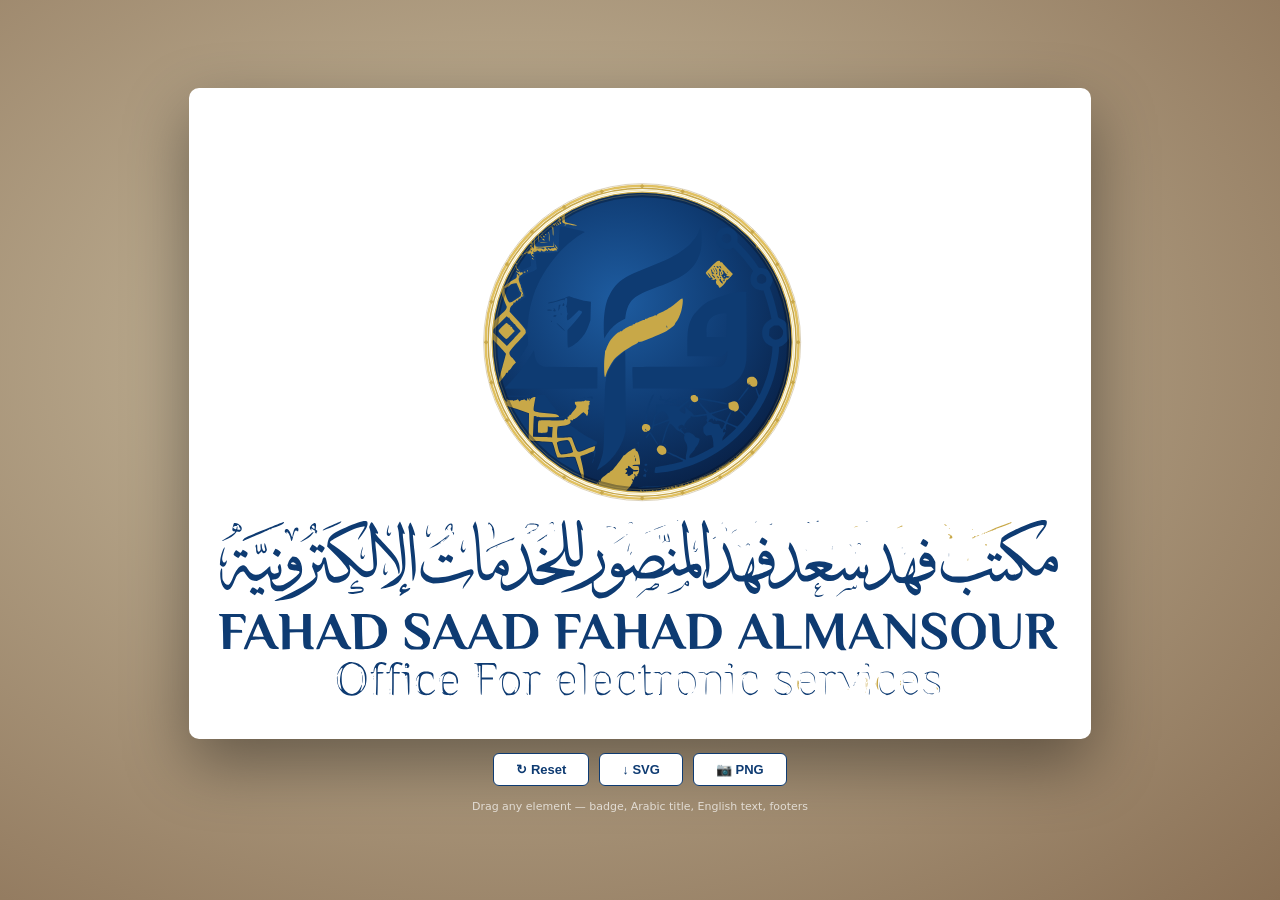
<file: fahad_almansour_logo_interactive.html>
<!DOCTYPE html>
<html lang="en">
<head>
<meta charset="UTF-8">
<meta name="viewport" content="width=device-width,initial-scale=1">
<title>Fahad Almansour — Interactive Logo</title>
<style>
*{margin:0;padding:0;box-sizing:border-box}
body{background:radial-gradient(ellipse at 40% 40%,#cbbfa3,#8a7055);min-height:100vh;display:flex;flex-direction:column;align-items:center;justify-content:center;gap:14px;padding:20px;font-family:system-ui}
#card{background:#fff;border-radius:10px;box-shadow:0 24px 64px rgba(0,0,0,.4);padding:22px 28px;max-width:100%;overflow:hidden}
svg{display:block;max-width:100%;height:auto}
.draggable{cursor:grab}
.draggable:active{cursor:grabbing}
.draggable.active{filter:drop-shadow(0 0 10px rgba(200,168,72,.85))}
.bar{display:flex;gap:10px;flex-wrap:wrap;justify-content:center}
button{padding:8px 22px;border-radius:6px;font-size:13px;font-weight:600;cursor:pointer;border:1.5px solid #0E3B72;background:#fff;color:#0E3B72;transition:all .2s}
button:hover{background:#0E3B72;color:#fff}
.hint{font-size:11px;color:rgba(255,255,255,.7);text-align:center}
#tip{position:fixed;bottom:58px;left:50%;transform:translateX(-50%);background:rgba(0,0,0,.75);color:#fff;font-size:12px;padding:5px 16px;border-radius:20px;pointer-events:none;opacity:0;transition:opacity .2s;white-space:nowrap}
</style>
</head>
<body>
<div id="card">
<svg id="logo" width="846" height="607" viewBox="0 0 1692 1213" xmlns="http://www.w3.org/2000/svg">
<rect width="1692" height="1213" fill="white"/>
<defs>
  <clipPath id="bc"><circle cx="850.30" cy="463.85" r="300.00"/></clipPath>
  <radialGradient id="bgr" cx="42%" cy="36%" r="70%">
    <stop offset="0%"   stop-color="#1E5CA0"/>
    <stop offset="55%"  stop-color="#0F3B72"/>
    <stop offset="100%" stop-color="#081E42"/>
  </radialGradient>
  <radialGradient id="glow" cx="50%" cy="50%" r="50%">
    <stop offset="0%" stop-color="#C8A84A" stop-opacity="0.25"/>
    <stop offset="100%" stop-color="#C8A84A" stop-opacity="0"/>
  </radialGradient>
</defs>
<!-- ══ BADGE ══ -->
<circle cx="850.30" cy="463.85" r="322.00" fill="url(#glow)"/>
<!-- Outer decorative rings -->
<circle cx="850.30" cy="463.85" r="317.00"
  fill="none" stroke="#8B6A20" stroke-width="1" opacity="0.6"/>
<circle cx="850.30" cy="463.85" r="313.00"
  fill="none" stroke="#E0C060" stroke-width="5"/>
<circle cx="850.30" cy="463.85" r="308.00"
  fill="none" stroke="#C8A84A" stroke-width="3"/>
<circle cx="850.30" cy="463.85" r="304.00"
  fill="none" stroke="#F0D870" stroke-width="1.5" opacity="0.7"/>
<!-- Diamond stars on ring -->
<path d="M850.3,147.4 L854.8,151.9 L850.3,156.4 L845.8,151.9 Z" fill="#C8A84A"/>
  <path d="M931.1,158.0 L935.6,162.5 L931.1,167.0 L926.6,162.5 Z" fill="#C8A84A"/>
  <path d="M1006.3,189.2 L1010.8,193.7 L1006.3,198.2 L1001.8,193.7 Z" fill="#C8A84A"/>
  <path d="M1070.9,238.7 L1075.4,243.2 L1070.9,247.7 L1066.4,243.2 Z" fill="#C8A84A"/>
  <path d="M1120.5,303.4 L1125.0,307.9 L1120.5,312.4 L1116.0,307.9 Z" fill="#C8A84A"/>
  <path d="M1151.7,378.6 L1156.2,383.1 L1151.7,387.6 L1147.2,383.1 Z" fill="#C8A84A"/>
  <path d="M1162.3,459.4 L1166.8,463.9 L1162.3,468.4 L1157.8,463.9 Z" fill="#C8A84A"/>
  <path d="M1151.7,540.1 L1156.2,544.6 L1151.7,549.1 L1147.2,544.6 Z" fill="#C8A84A"/>
  <path d="M1120.5,615.4 L1125.0,619.9 L1120.5,624.4 L1116.0,619.9 Z" fill="#C8A84A"/>
  <path d="M1070.9,680.0 L1075.4,684.5 L1070.9,689.0 L1066.4,684.5 Z" fill="#C8A84A"/>
  <path d="M1006.3,729.6 L1010.8,734.1 L1006.3,738.6 L1001.8,734.1 Z" fill="#C8A84A"/>
  <path d="M931.1,760.7 L935.6,765.2 L931.1,769.7 L926.6,765.2 Z" fill="#C8A84A"/>
  <path d="M850.3,771.4 L854.8,775.9 L850.3,780.4 L845.8,775.9 Z" fill="#C8A84A"/>
  <path d="M769.6,760.7 L774.1,765.2 L769.6,769.7 L765.1,765.2 Z" fill="#C8A84A"/>
  <path d="M694.3,729.6 L698.8,734.1 L694.3,738.6 L689.8,734.1 Z" fill="#C8A84A"/>
  <path d="M629.7,680.0 L634.2,684.5 L629.7,689.0 L625.2,684.5 Z" fill="#C8A84A"/>
  <path d="M580.1,615.4 L584.6,619.9 L580.1,624.4 L575.6,619.9 Z" fill="#C8A84A"/>
  <path d="M548.9,540.1 L553.4,544.6 L548.9,549.1 L544.4,544.6 Z" fill="#C8A84A"/>
  <path d="M538.3,459.4 L542.8,463.9 L538.3,468.4 L533.8,463.9 Z" fill="#C8A84A"/>
  <path d="M548.9,378.6 L553.4,383.1 L548.9,387.6 L544.4,383.1 Z" fill="#C8A84A"/>
  <path d="M580.1,303.4 L584.6,307.9 L580.1,312.4 L575.6,307.9 Z" fill="#C8A84A"/>
  <path d="M629.7,238.7 L634.2,243.2 L629.7,247.7 L625.2,243.2 Z" fill="#C8A84A"/>
  <path d="M694.3,189.2 L698.8,193.7 L694.3,198.2 L689.8,193.7 Z" fill="#C8A84A"/>
  <path d="M769.6,158.0 L774.1,162.5 L769.6,167.0 L765.1,162.5 Z" fill="#C8A84A"/>
<!-- Draggable badge group -->
<g id="g-badge" class="draggable" data-label="Badge / Emblem" transform="translate(0,0)">
  <g clip-path="url(#bc)">
    <!-- background -->
    <circle cx="850.30" cy="463.85" r="300.00" fill="url(#bgr)"/>
    <!-- navy/dark layer -->
    <g fill="#0E3B72" stroke="none">
      <g transform="translate(496.82,20.00) scale(1.22951)"><g transform="translate(0,624) scale(0.1,-0.1)">
        <path d="M1521 4984 c-55 -31 -119 -77 -240 -173 -99 -78 -251 -218 -251 -231 0 -5 8 -7 18 -5 9 2 107 6 216 9 151 3 201 8 207 18 5 7 11 29 14 48 4 19 24 106 46 194 22 87 38 160 37 162 -2 2 -23 -8 -47 -22z"/>
        <path d="M939 4488 c-126 -146 -236 -311 -346 -518 -61 -114 -130 -287 -172 -430 -59 -205 -101 -463 -101 -622 l0 -73 69 75 c38 41 112 113 164 159 53 46 99 91 102 100 5 17 -30 114 -91 250 l-28 64 35 29 c18 17 80 61 137 99 79 54 102 75 102 92 0 12 -12 78 -25 147 -14 69 -25 136 -25 150 l0 26 103 37 c56 20 117 46 135 57 l33 21 -6 77 c-3 42 -7 134 -8 204 -1 70 -5 128 -9 128 -3 0 -34 -33 -69 -72z"/>
        <path d="M1535 4498 c-2 -7 -8 -97 -12 -200 -5 -103 -11 -189 -14 -192 -11 -12 -149 -26 -250 -26 -74 0 -110 -4 -117 -13 -8 -9 -6 -40 4 -107 7 -52 14 -107 14 -123 0 -29 4 -27 -134 -84 -37 -15 -84 -42 -104 -59 l-37 -31 48 -148 c26 -81 47 -148 45 -150 -2 -1 -25 -17 -53 -35 -85 -57 -184 -141 -190 -161 -4 -10 -3 -25 2 -33 4 -8 64 -76 132 -153 69 -76 128 -142 131 -146 4 -4 12 52 19 125 14 158 40 285 88 428 91 277 284 576 508 789 80 76 207 174 284 219 l45 26 -44 13 c-47 14 -331 73 -350 73 -6 0 -12 -6 -15 -12z"/>
        <path d="M3815 4485 c-28 -78 -39 -103 -69 -148 -41 -64 -121 -145 -201 -205 -137 -101 -281 -171 -650 -315 -256 -100 -368 -167 -458 -275 -55 -66 -118 -183 -141 -262 -29 -95 -46 -240 -46 -386 0 -78 3 -155 6 -173 l6 -31 18 36 c30 58 100 142 154 185 28 23 77 54 108 70 l57 29 6 47 c11 82 35 156 68 207 61 97 165 157 457 266 91 33 219 87 285 120 182 88 296 193 365 335 51 108 64 175 62 325 0 74 -5 149 -10 165 l-10 30 -7 -20z"/>
        <path d="M4198 4490 c-44 -13 -87 -49 -108 -90 -22 -43 -26 -103 -9 -147 13 -34 55 -80 91 -99 35 -18 121 -18 158 1 l29 15 86 -93 c47 -51 119 -137 160 -191 l74 -97 -22 -42 c-14 -27 -21 -58 -21 -92 2 -80 41 -138 116 -170 21 -8 51 -15 67 -15 l30 0 45 -138 c24 -75 53 -179 64 -230 l20 -93 -26 -16 c-46 -29 -83 -67 -104 -108 -28 -54 -28 -148 1 -208 25 -52 42 -69 101 -100 l44 -23 -3 -59 c-4 -83 -35 -250 -70 -375 -31 -110 -127 -350 -140 -350 -4 0 -16 27 -26 60 -10 33 -22 60 -27 60 -13 0 -10 -21 13 -89 l22 -64 -23 -46 c-25 -53 -161 -261 -170 -261 -3 0 -28 23 -55 50 -27 28 -53 50 -57 50 -19 0 -5 -22 42 -66 28 -26 50 -51 50 -56 0 -15 -113 -148 -126 -148 -10 0 -151 58 -163 67 -2 2 2 15 9 30 46 100 58 133 50 138 -5 3 -27 -30 -50 -74 l-40 -80 -81 34 c-72 31 -139 70 -139 80 0 2 58 23 130 46 71 23 130 46 130 51 0 4 -3 8 -7 8 -5 0 -66 -18 -138 -40 -71 -22 -137 -40 -147 -40 -9 0 -53 43 -98 95 -45 52 -84 95 -86 95 -2 0 -4 -6 -4 -12 0 -7 32 -51 70 -97 38 -46 68 -87 65 -91 -5 -8 -204 -35 -208 -29 -17 25 -54 65 -59 64 -4 0 -25 17 -46 38 -25 24 -42 35 -46 28 -4 -6 -3 -11 2 -11 12 0 15 -87 3 -94 -11 -7 -91 43 -91 56 0 11 59 69 125 124 28 23 47 45 43 49 -4 4 -35 -15 -70 -41 -35 -27 -75 -55 -91 -62 l-27 -12 -38 14 c-22 9 -93 16 -178 19 l-141 5 0 -57 c0 -31 5 -59 11 -64 8 -5 6 -11 -5 -20 -9 -6 -21 -21 -27 -32 -16 -31 -53 -184 -47 -195 3 -4 1 -20 -5 -35 -14 -37 8 -22 25 18 l12 30 122 44 c67 25 124 43 126 41 3 -2 -11 -36 -29 -74 -33 -66 -86 -238 -86 -279 0 -40 21 3 44 91 28 102 62 194 79 211 9 9 18 7 37 -10 14 -12 38 -38 53 -59 15 -20 39 -39 53 -42 13 -4 42 -19 64 -34 27 -18 37 -32 33 -42 -13 -30 -6 -67 20 -106 31 -45 35 -99 12 -184 -8 -30 -12 -65 -9 -77 4 -13 2 -23 -3 -23 -6 0 -59 23 -118 51 -138 65 -188 83 -183 66 3 -6 64 -39 136 -72 72 -33 128 -63 124 -67 -14 -13 -200 -58 -321 -77 -68 -12 -126 -23 -129 -25 -9 -10 -19 -87 -11 -91 11 -7 188 13 277 31 174 36 381 108 534 186 269 137 500 317 683 532 124 145 217 284 299 446 77 151 129 287 166 435 31 122 60 301 60 370 l0 45 33 14 c49 20 108 75 128 121 26 57 24 138 -5 200 -28 60 -67 98 -123 120 -23 9 -44 24 -47 33 -3 10 -10 44 -16 77 -16 82 -53 214 -89 316 l-30 85 24 49 c15 28 25 65 25 89 -1 99 -73 175 -175 184 l-53 4 -55 82 c-31 44 -109 140 -174 211 l-119 130 4 46 c3 32 -2 58 -16 85 -24 48 -47 69 -95 89 -39 16 -76 18 -119 5z m104 -117 c25 -22 30 -60 13 -93 -29 -55 -105 -53 -132 5 l-16 34 12 30 c20 47 82 59 123 24z m564 -657 c21 -18 28 -32 28 -61 0 -27 -6 -43 -23 -56 -31 -25 -86 -24 -111 1 -29 29 -27 84 5 115 13 14 35 25 49 25 14 0 37 -11 52 -24z m264 -845 c16 -16 32 -41 36 -56 4 -15 1 -45 -5 -66 -15 -48 -59 -79 -114 -79 -31 0 -46 7 -74 35 l-35 35 4 52 5 52 32 28 c25 22 41 28 77 28 l46 0 28 -29z m-1872 -1390 c34 -35 59 -88 46 -101 -8 -8 -217 -90 -229 -90 -15 0 9 114 32 155 14 25 76 65 99 65 12 0 36 -13 52 -29z m669 -56 c-4 -8 -2 -17 3 -20 6 -4 5 -14 -3 -25 -9 -15 -9 -25 -1 -38 l11 -17 -33 -38 -34 -37 0 -45 c0 -36 6 -52 25 -71 l26 -26 39 7 40 7 14 -34 c8 -18 16 -62 18 -98 l3 -65 -95 -52 c-138 -77 -280 -137 -292 -125 -16 16 -1 47 42 89 22 21 40 43 40 50 0 7 13 27 28 45 30 36 58 109 48 126 -3 6 -20 13 -36 17 -17 4 -35 15 -40 25 -14 26 -73 60 -104 60 -15 0 -36 -4 -46 -10 l-18 -10 -27 36 -28 36 14 9 14 9 -17 0 c-9 0 -20 -4 -23 -10 -10 -16 -22 -11 -28 12 -8 27 6 44 41 53 19 5 30 2 39 -11 l13 -18 0 21 c0 25 76 123 93 120 7 -1 11 6 11 16 -1 9 4 17 12 17 8 0 14 -4 14 -10 0 -9 55 -6 155 10 79 12 88 12 82 -5z m102 -57 l8 -21 7 18 7 18 16 -22 c11 -17 18 -20 23 -11 6 10 19 9 56 -4 27 -9 55 -20 62 -25 l14 -8 -22 -51 c-12 -29 -26 -49 -31 -46 -5 3 -17 22 -27 42 l-17 37 -52 3 c-29 2 -56 9 -63 17 -7 8 -23 15 -36 15 l-24 0 12 25 c9 21 22 30 51 34 4 0 11 -9 16 -21z m309 -103 c34 -15 62 -31 62 -35 0 -9 -88 -92 -168 -158 l-52 -44 0 21 c0 12 9 34 19 49 11 15 22 38 26 50 l7 24 -21 -7 c-16 -5 -21 -2 -21 12 0 10 4 24 9 32 l9 15 18 -15 17 -14 -6 27 c-9 33 9 82 26 75 6 -3 40 -17 75 -32z"/>
        <path d="M3570 1230 c8 -5 20 -10 25 -10 6 0 3 5 -5 10 -8 5 -19 10 -25 10 -5 0 -3 -5 5 -10z"/>
        <path d="M950 4022 c-36 -15 -71 -31 -78 -35 -9 -6 -11 -22 -6 -53 11 -73 30 -129 45 -132 22 -4 149 56 156 75 3 8 0 45 -7 82 -16 82 -19 91 -34 90 -6 0 -40 -12 -76 -27z"/>
        <path d="M726 3530 c-42 -27 -76 -54 -76 -60 0 -17 60 -169 69 -175 5 -2 41 18 82 46 41 28 75 52 76 53 6 5 -59 186 -67 186 -4 0 -42 -22 -84 -50z"/>
        <path d="M4380 3435 c-112 -18 -311 -84 -413 -137 -60 -31 -105 -66 -168 -128 -66 -66 -95 -102 -123 -160 -52 -107 -66 -196 -66 -421 l0 -189 275 0 276 0 28 15 c16 8 39 27 51 42 l21 28 -4 -65 c-5 -74 -32 -137 -73 -169 l-27 -21 -718 0 c-395 0 -720 -3 -722 -7 -2 -5 -2 -84 2 -178 l6 -170 730 0 730 0 58 22 c82 31 182 105 232 174 50 68 81 153 94 259 6 43 7 292 4 597 l-6 523 -51 -1 c-28 -1 -89 -7 -136 -14z m-132 -527 l-3 -193 -160 0 -160 0 -3 75 c-4 88 9 147 43 199 41 61 144 109 238 110 l47 1 -2 -192z"/>
        <path d="M1650 3366 c-38 -21 -177 -65 -247 -78 -35 -6 -63 -15 -63 -20 0 -4 8 -8 18 -8 25 0 151 34 193 52 25 11 41 13 54 6 13 -8 16 -7 10 2 -8 13 10 30 32 30 9 0 11 -17 8 -62 -3 -34 -10 -65 -16 -69 -8 -5 -8 -8 0 -13 6 -4 11 -25 11 -47 0 -22 5 -49 10 -60 7 -13 7 -19 0 -19 -13 0 -13 -87 1 -95 6 -4 50 31 98 78 l87 86 23 -6 c13 -3 25 -12 28 -20 6 -16 -50 -91 -156 -206 l-81 -87 0 -140 c0 -82 4 -141 10 -145 16 -10 105 44 169 102 32 29 76 79 97 110 21 31 51 96 68 143 l30 85 4 151 4 150 -77 12 c-42 7 -116 26 -164 42 -47 17 -95 33 -106 35 -11 3 -31 -1 -45 -9z"/>
        <path d="M1590 3256 c0 -9 -5 -16 -11 -16 -5 0 -7 -4 -4 -10 3 -5 13 -10 21 -10 16 0 19 36 4 45 -5 3 -10 -1 -10 -9z"/>
        <path d="M1519 3233 c0 -5 -2 -28 -5 -53 l-4 -45 14 25 c8 14 12 28 10 32 -3 4 0 17 6 28 l11 20 -16 0 c-8 0 -15 -3 -16 -7z"/>
        <path d="M1441 3163 c10 -11 10 -14 2 -9 -8 4 -13 1 -13 -8 0 -9 9 -16 20 -16 11 0 20 3 20 6 0 13 -22 44 -32 44 -6 0 -5 -6 3 -17z"/>
        <path d="M1330 3150 c0 -5 18 -10 41 -10 24 0 38 4 34 10 -3 6 -22 10 -41 10 -19 0 -34 -4 -34 -10z"/>
        <path d="M1550 3090 c0 -5 5 -10 11 -10 5 0 7 5 4 10 -3 6 -8 10 -11 10 -2 0 -4 -4 -4 -10z"/>
        <path d="M1453 3072 c-13 -2 -23 -10 -23 -18 0 -19 39 -18 47 1 3 9 4 17 2 18 -2 2 -14 1 -26 -1z"/>
        <path d="M1390 2970 c0 -5 5 -10 10 -10 6 0 10 5 10 10 0 6 -4 10 -10 10 -5 0 -10 -4 -10 -10z"/>
        <path d="M1541 2875 c37 -36 71 -65 77 -65 5 0 -20 29 -57 65 -37 36 -72 65 -77 65 -5 0 21 -30 57 -65z"/>
        <path d="M318 2773 c-9 -17 11 -284 31 -407 25 -151 50 -254 92 -384 40 -120 53 -118 84 13 9 39 20 84 25 100 10 37 48 169 60 210 5 17 16 55 24 85 l15 54 -156 161 c-87 88 -160 164 -164 168 -4 5 -9 5 -11 0z"/>
        <path d="M915 2678 c-126 -129 -185 -202 -185 -226 0 -11 25 -48 56 -82 l57 -61 39 58 c21 32 61 95 88 139 l50 82 -1 48 c0 27 -4 68 -7 92 l-7 43 -90 -93z"/>
        <path d="M1040 2382 c-108 -169 -204 -295 -309 -404 -50 -52 -91 -98 -91 -102 0 -3 339 -5 753 -4 l752 3 3 173 c1 94 1 172 0 173 -2 0 -199 3 -438 6 l-435 5 -42 18 c-58 26 -91 79 -106 173 l-12 76 -75 -117z"/>
        <path d="M2525 2431 c-38 -32 -85 -76 -102 -99 -35 -44 -93 -154 -112 -213 -38 -117 -43 -191 -51 -709 -9 -550 -10 -570 -64 -720 -14 -39 -33 -84 -42 -101 -8 -17 -14 -33 -12 -35 6 -5 106 63 167 115 119 100 230 273 274 430 l22 76 0 631 c0 346 -2 642 -5 657 l-5 26 -70 -58z"/>
        <path d="M4524 1807 c-39 -51 -76 -102 -83 -114 l-11 -23 14 6 c16 6 166 199 166 214 0 23 -18 5 -86 -83z"/>
        <path d="M3041 1767 c-20 -25 -61 -126 -80 -202 -25 -95 -47 -233 -38 -242 4 -3 9 -4 11 -2 3 2 12 47 20 100 19 114 48 214 87 291 16 32 29 60 29 63 0 10 -18 5 -29 -8z"/>
        <path d="M1156 1748 c-3 -13 -13 -67 -21 -122 -10 -62 -13 -102 -7 -108 13 -13 120 -26 265 -32 87 -4 116 -3 111 5 -4 7 -38 50 -76 97 -37 47 -83 107 -101 134 l-32 47 -67 1 -68 0 -4 -22z"/>
        <path d="M610 1750 c76 -8 460 -3 469 5 2 3 -119 4 -270 4 -190 -1 -251 -4 -199 -9z"/>
        <path d="M3164 1748 c-4 -6 -2 -14 4 -16 17 -5 15 -22 -3 -22 -23 0 -18 -17 8 -24 12 -3 40 -6 62 -6 l40 -1 -20 -15 -20 -16 42 6 c26 4 44 2 49 -5 3 -6 16 -8 27 -5 12 3 26 1 33 -5 16 -13 114 -21 114 -8 0 5 -15 9 -34 9 -39 0 -53 14 -37 34 8 10 8 16 -2 25 -10 8 -22 8 -45 0 -17 -6 -30 -16 -29 -22 1 -7 -4 -12 -10 -11 -37 3 -43 5 -43 13 0 5 14 14 30 21 17 7 30 16 30 21 0 16 -31 10 -61 -12 l-30 -21 -37 9 -37 9 -3 27 c-3 28 -16 35 -28 15z"/>
        <path d="M2013 1743 c-18 -2 -33 -8 -33 -12 0 -4 16 -5 35 -3 27 3 35 1 35 -12 0 -9 5 -16 10 -16 6 0 10 11 10 25 0 14 -5 24 -12 23 -7 0 -28 -3 -45 -5z"/>
        <path d="M3470 1729 c0 -4 -3 -14 -6 -23 -5 -13 1 -16 26 -16 18 0 29 4 25 10 -3 5 2 9 12 8 32 -4 123 14 118 23 -7 10 -175 8 -175 -2z"/>
        <path d="M1920 1726 c0 -9 30 -14 35 -6 4 6 -3 10 -14 10 -12 0 -21 -2 -21 -4z"/>
        <path d="M1873 1713 c9 -2 23 -2 30 0 6 3 -1 5 -18 5 -16 0 -22 -2 -12 -5z"/>
        <path d="M3800 1710 c0 -5 17 -12 38 -16 28 -4 220 -41 407 -77 6 -1 12 2 15 7 3 5 -20 15 -50 23 -78 18 -371 73 -392 73 -10 0 -18 -4 -18 -10z"/>
        <path d="M1725 1690 c-7 -12 12 -12 40 0 l20 9 -27 0 c-15 1 -30 -3 -33 -9z"/>
        <path d="M3662 1617 c-18 -18 -32 -39 -32 -46 l0 -13 15 12 c22 18 58 70 53 75 -2 3 -19 -10 -36 -28z"/>
        <path d="M623 1583 c-7 -18 130 -246 222 -368 205 -274 445 -496 713 -659 113 -69 319 -172 327 -164 4 4 -20 87 -52 185 l-58 178 -40 -2 c-22 -1 -83 -6 -135 -11 l-95 -9 -16 17 c-9 10 -28 62 -44 117 -15 54 -31 105 -36 114 l-8 16 -173 6 c-95 4 -183 10 -196 13 l-23 7 8 166 c4 91 8 191 8 221 l0 55 -198 66 c-158 53 -200 64 -204 52z"/>
        <path d="M1670 1465 c-14 -8 -50 -24 -80 -36 -43 -16 -89 -23 -205 -29 l-150 -8 160 2 160 1 68 34 c37 19 70 38 73 43 7 11 4 10 -26 -7z"/>
        <path d="M1111 1416 c10 -11 109 -24 109 -15 0 5 -11 9 -24 9 -13 0 -39 3 -57 6 -19 4 -31 4 -28 0z"/>
        <path d="M1630 1265 c-30 -7 -69 -14 -87 -14 l-31 -1 -4 -69 c-2 -38 -1 -77 0 -86 l4 -17 41 7 c109 18 172 23 183 14 7 -5 14 -20 17 -32 14 -59 67 -193 80 -201 14 -9 43 1 231 75 27 10 55 19 62 19 8 0 14 10 14 24 l0 25 -87 47 c-110 60 -178 103 -270 171 -40 29 -78 52 -85 52 -7 -1 -38 -7 -68 -14z"/>
        <path d="M1367 1233 c24 -12 33 -24 36 -47 3 -22 4 -17 5 17 l2 47 -37 -1 -38 0 32 -16z"/>
        <path d="M2980 1148 c-12 -13 -28 -36 -37 -52 -11 -22 -12 -27 -1 -24 7 2 22 19 33 36 11 17 22 31 25 31 3 0 31 -40 62 -89 31 -50 62 -90 68 -90 12 0 7 10 -65 128 -27 45 -53 82 -57 82 -4 0 -17 -10 -28 -22z"/>
        <path d="M1179 1147 c13 -13 128 -20 135 -9 4 7 -20 12 -68 14 -42 2 -72 0 -67 -5z"/>
        <path d="M1551 1009 c-24 -4 -45 -10 -47 -12 -4 -4 34 -156 42 -169 7 -11 58 -9 130 5 l62 12 -27 85 -27 85 -45 2 c-24 1 -64 -3 -88 -8z"/>
        <path d="M2794 988 c-14 -17 -15 -19 -2 -10 l17 13 4 -43 4 -43 1 53 c1 28 0 52 -1 52 -2 0 -12 -10 -23 -22z"/>
        <path d="M3230 965 c0 -2 10 -10 23 -16 l22 -12 -14 16 c-13 16 -31 23 -31 12z"/>
        <path d="M2085 851 l-30 -16 23 -3 c17 -3 21 -9 18 -28 -3 -13 -7 -28 -10 -33 -4 -5 -2 -12 3 -15 5 -4 15 19 21 50 7 30 10 57 8 58 -1 1 -16 -5 -33 -13z"/>
        <path d="M2072 703 c-15 -48 -8 -55 8 -8 7 20 10 38 8 41 -3 2 -10 -13 -16 -33z"/>
        <path d="M2920 650 c-7 -4 -10 -15 -7 -23 7 -18 47 -11 47 8 0 17 -23 25 -40 15z"/>
        <path d="M2907 554 c-3 -18 -1 -24 9 -20 8 3 14 -1 14 -11 l0 -15 15 12 c8 7 14 22 14 34 l-2 21 -4 -22 -4 -23 -14 13 c-7 6 -11 15 -9 19 2 4 0 9 -5 12 -5 3 -11 -6 -14 -20z"/>
        <path d="M4060 570 c-9 -6 -10 -10 -3 -10 6 0 15 5 18 10 8 12 4 12 -15 0z"/>
        <path d="M3900 490 c-9 -6 -10 -10 -3 -10 6 0 15 5 18 10 8 12 4 12 -15 0z"/>
        <path d="M2908 479 c-10 -5 -18 -17 -18 -25 0 -8 4 -13 9 -9 5 3 12 1 16 -5 10 -16 25 -1 25 26 0 26 -6 29 -32 13z"/>
        <path d="M3600 380 c-38 -13 -44 -17 -20 -13 35 5 104 31 85 32 -5 0 -35 -9 -65 -19z"/>
        <path d="M2070 375 c-14 -8 -20 -14 -14 -15 5 0 19 7 30 15 24 18 16 19 -16 0z"/>
        <path d="M3465 344 c-122 -35 -284 -56 -467 -61 -112 -4 -188 -10 -188 -16 0 -6 55 -7 153 -3 83 3 168 8 187 11 157 23 285 47 335 64 69 22 54 26 -20 5z"/>
      </g></g>
    </g>
    <!-- gold layer -->
    <g fill="#C8A848" stroke="none">
      <g transform="translate(496.82,20.00) scale(1.22951)"><g transform="translate(0,624) scale(0.1,-0.1)">
        <path d="M3966 5048 c3 -12 13 -28 20 -36 8 -7 19 -22 25 -33 5 -11 14 -17 18 -14 5 3 12 -3 16 -13 l8 -17 7 25 8 25 7 -21 c5 -15 14 -21 30 -20 13 0 21 4 18 9 -9 14 9 7 43 -19 19 -15 34 -23 34 -18 0 4 9 -2 21 -14 11 -12 24 -20 29 -17 4 3 10 -2 14 -10 3 -8 12 -15 21 -15 8 0 15 -7 15 -15 0 -8 5 -15 11 -15 6 0 9 -7 6 -14 -4 -10 7 -23 29 -36 19 -12 39 -30 44 -41 6 -10 16 -19 22 -19 6 0 3 9 -6 19 -10 10 -13 22 -8 25 5 3 15 -5 22 -19 11 -20 51 -41 71 -37 4 1 5 -9 2 -21 l-5 -22 11 15 10 15 56 -55 c30 -30 53 -60 51 -67 -3 -6 5 -13 16 -16 11 -3 17 -10 14 -15 -9 -15 12 -63 26 -60 9 2 13 -13 14 -52 1 -30 2 -58 4 -62 1 -5 3 -11 4 -15 1 -5 5 -14 10 -21 6 -10 3 -13 -10 -10 -11 2 -18 11 -16 19 2 8 0 10 -4 6 -15 -15 -12 -39 6 -44 11 -3 21 -18 25 -39 3 -19 13 -38 21 -41 7 -3 14 -9 14 -15 0 -5 -5 -6 -12 -2 -8 5 -9 2 -5 -10 4 -10 7 -21 7 -26 0 -4 7 -11 16 -14 l17 -6 -12 14 c-8 10 -9 16 -1 21 5 3 14 -5 20 -19 5 -14 14 -26 20 -26 6 0 8 -4 5 -10 -3 -5 -1 -10 4 -10 15 0 14 13 -1 29 l-13 13 20 -4 c11 -2 19 -9 18 -15 -1 -6 6 -13 16 -16 14 -3 17 0 13 15 l-5 19 27 -12 c14 -7 26 -16 26 -21 0 -4 7 -8 15 -8 20 0 19 10 -2 26 -10 7 -14 16 -9 21 5 4 11 2 13 -5 3 -6 9 -10 13 -7 5 3 7 12 3 20 -4 11 -1 13 11 9 9 -3 16 -12 16 -20 0 -17 12 -18 27 -3 7 7 12 5 17 -6 4 -13 2 -16 -9 -11 -10 4 -15 -1 -15 -15 0 -13 6 -19 16 -17 10 2 19 -3 22 -11 2 -8 0 -11 -6 -7 -5 3 -12 -1 -16 -9 -3 -8 0 -14 6 -12 7 1 17 -14 24 -33 6 -19 17 -36 24 -38 9 -3 9 1 0 18 -6 12 -10 24 -7 26 2 3 12 -11 21 -30 9 -19 21 -38 26 -41 6 -4 0 -15 -12 -25 l-23 -19 18 -6 c12 -5 16 -13 11 -28 -5 -16 -3 -19 10 -14 9 4 16 2 16 -2 0 -5 -5 -11 -11 -13 -8 -3 -6 -10 5 -20 9 -9 16 -21 16 -27 0 -5 11 -31 24 -57 14 -27 22 -52 20 -56 -3 -4 0 -8 6 -8 6 0 8 -4 5 -10 -3 -5 0 -10 9 -10 9 0 17 -15 21 -40 5 -32 10 -39 20 -30 9 7 15 7 19 1 4 -5 -1 -14 -9 -19 l-16 -9 17 -14 c11 -9 15 -9 10 -1 -7 12 6 17 17 6 8 -9 -4 -35 -13 -29 -15 9 -18 -10 -4 -23 l14 -13 0 16 c0 25 17 17 24 -12 4 -16 9 -36 12 -45 4 -13 1 -16 -10 -12 -18 7 -20 -4 -6 -26 6 -9 5 -20 -3 -29 -8 -10 -8 -13 -1 -8 7 4 15 -1 19 -10 3 -10 1 -19 -6 -22 -7 -2 -3 -11 12 -23 18 -15 19 -18 6 -14 l-19 6 7 -42 c4 -24 10 -47 13 -53 4 -5 7 -14 7 -20 0 -5 5 -30 10 -55 4 -25 9 -54 9 -65 1 -12 7 -19 15 -17 l14 3 -14 -17 -14 -18 17 6 c17 7 19 -7 5 -29 -5 -9 -2 -13 8 -13 11 0 15 -5 12 -15 -4 -8 -2 -17 3 -20 6 -4 10 -12 10 -18 0 -8 -3 -7 -9 2 -5 7 -14 10 -20 7 -15 -10 -14 -26 3 -26 8 0 16 -7 20 -15 4 -10 -1 -15 -15 -15 -13 0 -18 -4 -13 -12 13 -21 4 -257 -17 -443 -23 -200 -65 -363 -157 -605 -43 -114 -131 -296 -193 -398 -21 -35 -39 -68 -39 -72 0 -4 -7 -11 -16 -14 -9 -4 -14 -9 -11 -13 8 -7 -76 -127 -119 -170 -18 -18 -31 -33 -28 -33 10 0 -33 -54 -90 -115 -112 -119 -154 -160 -172 -172 -11 -6 -18 -16 -17 -22 2 -6 -2 -11 -8 -11 -6 0 -24 -13 -41 -30 -16 -16 -34 -30 -40 -30 -6 0 -8 -6 -5 -14 4 -11 0 -13 -15 -11 -11 3 -18 2 -15 -2 6 -6 -17 -33 -28 -33 -13 0 -34 -28 -27 -36 4 -5 0 -3 -9 4 l-16 12 -21 -20 c-12 -11 -26 -20 -32 -20 -5 0 -10 -4 -10 -8 0 -5 -16 -14 -35 -22 -19 -7 -32 -17 -29 -22 5 -7 -9 -12 -28 -9 -4 0 -10 -9 -13 -20 -4 -11 -12 -18 -18 -16 -18 6 -39 -21 -32 -42 3 -11 1 -22 -5 -26 -6 -4 -10 -3 -9 2 3 19 -2 33 -12 33 -5 0 -7 -4 -4 -10 4 -6 -1 -7 -11 -3 -13 5 -16 2 -12 -9 4 -8 1 -15 -8 -15 -7 0 -11 4 -8 9 3 4 0 8 -5 8 -6 0 -11 -5 -11 -11 0 -5 -4 -7 -10 -4 -5 3 -10 1 -10 -4 0 -6 -9 -11 -20 -11 -11 0 -20 -4 -20 -10 0 -5 -11 -10 -25 -10 -14 0 -25 -4 -25 -9 0 -5 -9 -7 -20 -4 -12 3 -20 0 -20 -7 0 -7 -7 -10 -14 -7 -9 4 -17 -2 -21 -14 -4 -12 -13 -18 -21 -15 -7 3 -16 1 -20 -5 -3 -5 -14 -7 -25 -4 -15 5 -19 1 -19 -16 0 -18 -3 -20 -12 -11 -17 17 -31 15 -24 -4 3 -8 2 -12 -4 -9 -13 8 -13 -5 0 -25 5 -8 10 -10 10 -4 0 7 14 11 33 10 22 -1 31 3 29 12 -1 8 2 11 8 7 13 -8 87 12 102 29 7 7 20 11 29 9 9 -3 22 1 30 9 8 7 21 14 29 16 8 2 17 7 20 10 3 4 10 7 15 7 18 1 65 28 65 37 0 5 4 7 9 3 5 -3 15 0 23 7 7 7 20 14 28 16 8 2 17 8 18 13 2 5 12 9 23 9 10 0 19 3 19 8 0 4 15 13 33 21 33 15 163 99 208 135 14 12 41 32 59 46 117 86 320 289 430 430 66 85 60 77 99 138 19 30 39 59 45 66 6 6 17 22 24 35 92 161 121 216 143 276 12 33 25 65 29 70 5 6 17 37 28 70 11 33 32 92 46 130 34 92 78 257 92 345 9 56 26 177 35 240 11 85 9 362 -3 430 -5 25 -10 69 -13 99 -3 30 -7 62 -10 72 -8 23 -15 58 -20 89 -5 39 -35 173 -42 190 -3 8 -6 18 -5 22 1 3 -8 33 -19 65 -11 32 -20 60 -21 63 -2 11 -40 112 -61 160 -6 14 -11 27 -12 30 -18 53 -53 127 -139 292 -31 59 -56 112 -56 118 0 6 10 32 21 58 26 55 31 126 13 161 -8 14 -14 31 -14 37 0 7 -18 30 -40 52 -27 27 -59 46 -97 58 l-55 18 -61 -13 -60 -12 -91 90 c-50 50 -102 100 -116 111 -14 11 -29 23 -35 28 -47 38 -182 136 -230 169 -33 22 -100 61 -150 87 -49 27 -99 55 -110 62 -11 8 -28 14 -38 14 -14 0 -17 -5 -11 -22z m139 -78 c3 -5 1 -10 -4 -10 -6 0 -11 5 -11 10 0 6 2 10 4 10 3 0 8 -4 11 -10z m275 -192 c0 -5 -9 -4 -20 2 -11 6 -18 15 -14 21 4 6 11 6 20 -2 8 -6 14 -16 14 -21z m300 -268 c0 -5 -4 -10 -10 -10 -5 0 -10 5 -10 10 0 6 5 10 10 10 6 0 10 -4 10 -10z m230 -25 l12 -15 -16 0 c-9 0 -16 7 -16 15 0 8 2 15 4 15 2 0 9 -7 16 -15z m-34 -16 c3 -6 18 -9 32 -6 19 4 34 -4 62 -32 27 -26 39 -48 44 -81 4 -25 7 -46 6 -48 0 -1 6 -10 15 -18 10 -11 12 -20 6 -28 -5 -6 -8 -24 -6 -39 l3 -28 -13 11 c-8 6 -11 18 -8 26 3 9 -2 14 -16 14 -12 0 -21 -3 -21 -7 0 -3 7 -15 17 -25 20 -23 12 -33 -16 -19 -12 7 -18 17 -15 26 8 19 -1 19 -30 0 -41 -27 -80 -34 -114 -19 -37 15 -72 67 -72 106 0 35 40 118 57 118 13 0 17 11 14 40 -1 11 2 10 13 -4 8 -10 20 -15 26 -11 8 5 8 11 -1 21 -7 9 -8 14 -1 14 6 0 14 -5 18 -11z m-112 -59 l7 -25 -15 25 c-17 28 -21 50 -7 35 5 -6 12 -21 15 -35z m-39 -39 c3 -5 1 -12 -5 -16 -5 -3 -10 1 -10 9 0 18 6 21 15 7z m384 -454 l0 -22 -9 20 c-12 28 -12 37 0 30 6 -3 10 -16 9 -28z m119 -278 c-3 -8 -7 -3 -11 10 -4 17 -3 21 5 13 5 -5 8 -16 6 -23z m90 -218 c3 -8 -1 -12 -9 -9 -7 2 -15 10 -17 17 -3 8 1 12 9 9 7 -2 15 -10 17 -17z m6 -127 c3 -8 2 -12 -4 -9 -6 3 -10 10 -10 16 0 14 7 11 14 -7z m82 -438 c3 -17 0 -26 -9 -26 -23 0 -28 12 -9 26 11 9 13 13 4 14 -7 0 -10 5 -7 11 9 14 15 7 21 -25z m-6 -102 c0 -8 -4 -12 -10 -9 -5 3 -10 10 -10 16 0 5 5 9 10 9 6 0 10 -7 10 -16z"/>
        <path d="M1598 4999 c-22 -12 -23 -52 -4 -69 11 -8 13 -25 9 -63 -3 -29 -10 -55 -16 -58 -5 -4 -4 -16 3 -30 10 -17 10 -24 1 -27 -6 -2 -11 -22 -11 -44 l0 -41 -20 18 -20 19 -13 -15 c-6 -7 -8 -11 -4 -7 5 3 19 -3 31 -13 17 -15 22 -29 20 -55 -2 -26 3 -37 17 -45 24 -12 56 -21 84 -22 11 0 22 -4 25 -8 3 -3 31 -8 62 -11 32 -3 56 -3 54 0 -2 2 -46 14 -96 27 -50 13 -95 26 -98 30 -13 13 -1 222 18 314 11 51 17 97 14 102 -7 12 -35 11 -56 -2z"/>
        <path d="M1580 4900 c0 -5 5 -10 11 -10 5 0 7 5 4 10 -3 6 -8 10 -11 10 -2 0 -4 -4 -4 -10z"/>
        <path d="M4275 4840 c3 -5 8 -10 11 -10 2 0 4 5 4 10 0 6 -5 10 -11 10 -5 0 -7 -4 -4 -10z"/>
        <path d="M1517 4643 c-4 -3 -1 -13 6 -21 l12 -16 -18 7 -17 7 10 -18 c19 -33 40 -55 46 -50 3 4 0 16 -6 28 -10 18 -9 24 1 31 l13 7 -13 16 c-14 17 -24 20 -34 9z"/>
        <path d="M1492 4560 c7 -11 18 -20 25 -20 17 0 16 5 -3 24 -22 23 -37 20 -22 -4z"/>
        <path d="M1460 4560 c0 -7 -8 -9 -20 -5 -24 8 -26 -1 -5 -21 l15 -15 6 15 c8 20 24 21 24 1 0 -8 5 -15 10 -15 7 0 7 6 0 19 -12 24 -30 36 -30 21z"/>
        <path d="M1120 4550 c0 -6 8 -14 18 -17 9 -4 23 -13 31 -21 l14 -13 -34 3 c-19 2 -34 8 -34 13 0 16 -15 35 -27 35 -6 0 -6 -6 2 -15 21 -25 4 -29 -20 -5 -12 12 -24 19 -27 17 -8 -9 31 -47 48 -47 l17 0 1 -92 c1 -51 3 -130 4 -176 l3 -82 -22 27 c-12 16 -20 31 -18 35 3 4 -2 5 -10 2 -19 -7 -19 -9 -6 -35 8 -14 7 -19 -1 -19 -7 0 -10 -3 -6 -6 9 -9 -39 -54 -58 -54 -8 0 -15 -4 -15 -10 0 -5 -8 -10 -17 -10 l-17 0 13 -12 12 -13 15 19 c8 11 14 15 14 9 0 -6 11 -13 25 -15 18 -4 25 -1 26 11 0 10 4 6 10 -9 6 -13 19 -33 29 -43 16 -14 20 -15 20 -3 0 7 -7 16 -15 20 -8 3 -15 10 -15 15 0 6 7 8 16 4 13 -5 15 -2 10 13 -3 10 -1 26 5 34 l11 15 -6 -18 c-4 -13 -2 -16 7 -10 6 4 19 8 27 8 8 0 14 6 12 13 -2 10 3 10 20 -2 25 -18 53 -21 43 -6 -3 6 1 10 9 10 8 0 17 -4 20 -9 7 -11 56 -1 56 11 0 6 6 6 14 -1 9 -8 16 -8 20 -2 4 6 -5 18 -19 27 -14 9 -23 19 -19 23 3 3 27 7 52 8 26 1 55 2 65 2 l17 1 -2 48 -1 47 -4 -42 -4 -43 -42 -1 c-23 0 -85 -2 -137 -5 -52 -2 -100 -1 -107 3 -7 5 -14 63 -18 156 l-8 147 54 1 c30 1 46 3 37 6 -20 5 -22 12 -9 32 7 11 11 9 20 -8 7 -11 19 -21 29 -20 10 0 12 3 5 6 -7 2 -13 11 -13 18 0 8 -10 20 -22 26 l-21 12 -12 -16 -11 -15 -19 14 c-22 17 -35 18 -35 4z m170 -390 c0 -5 -5 -10 -11 -10 -5 0 -7 -6 -3 -12 4 -7 -1 -6 -12 3 -13 11 -35 16 -66 15 -27 -1 -48 1 -48 6 0 4 32 8 70 8 40 0 70 -4 70 -10z m-210 -46 c0 -8 -4 -12 -10 -9 -5 3 -10 10 -10 16 0 5 5 9 10 9 6 0 10 -7 10 -16z"/>
        <path d="M1240 4554 c0 -11 34 -33 50 -33 10 0 8 6 -9 19 -23 20 -41 26 -41 14z"/>
        <path d="M1298 4547 c8 -9 20 -13 28 -10 8 3 14 0 14 -6 0 -6 8 -11 17 -11 l17 0 -14 14 c-8 8 -28 18 -45 22 l-30 7 13 -16z"/>
        <path d="M1372 4546 c7 -8 17 -12 22 -9 4 3 2 9 -5 14 -22 13 -31 11 -17 -5z"/>
        <path d="M1620 4540 l-15 -10 18 0 c9 0 17 5 17 10 0 12 -1 12 -20 0z"/>
        <path d="M1338 4503 c6 -2 18 -2 25 0 6 3 1 5 -13 5 -14 0 -19 -2 -12 -5z"/>
        <path d="M1390 4503 c24 -10 30 -25 30 -86 0 -32 3 -56 8 -54 4 3 6 37 4 76 l-4 71 -26 -1 c-16 0 -21 -3 -12 -6z"/>
        <path d="M1060 4440 c0 -5 5 -10 10 -10 6 0 10 5 10 10 0 6 -4 10 -10 10 -5 0 -10 -4 -10 -10z"/>
        <path d="M1190 4405 c-14 -17 -9 -130 7 -146 6 -6 41 -8 79 -6 l69 3 -72 2 -73 2 -1 28 c-1 15 -3 45 -5 67 -3 29 1 44 13 53 9 6 12 12 6 12 -6 0 -16 -7 -23 -15z"/>
        <path d="M1238 4413 c7 -3 16 -2 19 1 4 3 -2 6 -13 5 -11 0 -14 -3 -6 -6z"/>
        <path d="M1348 4412 c10 -7 13 -29 10 -80 -1 -39 1 -67 5 -63 4 4 7 39 5 76 -2 51 -7 69 -18 72 -12 4 -12 3 -2 -5z"/>
        <path d="M1240 4380 c0 -5 5 -10 11 -10 5 0 7 5 4 10 -3 6 -8 10 -11 10 -2 0 -4 -4 -4 -10z"/>
        <path d="M1295 4380 c3 -5 11 -10 16 -10 6 0 7 5 4 10 -3 6 -11 10 -16 10 -6 0 -7 -4 -4 -10z"/>
        <path d="M1265 4360 c-4 -7 -2 -16 6 -21 18 -11 23 -4 11 17 -7 12 -11 13 -17 4z"/>
        <path d="M1220 4346 c0 -8 7 -16 15 -20 l15 -6 -10 20 c-13 23 -20 26 -20 6z"/>
        <path d="M1066 4321 c-3 -5 1 -11 9 -14 9 -4 12 -1 8 9 -6 16 -10 17 -17 5z"/>
        <path d="M1250 4305 c0 -2 9 -9 20 -15 l20 -10 -6 15 c-5 13 -34 22 -34 10z"/>
        <path d="M1050 4281 c0 -6 5 -13 11 -17 8 -5 8 -9 -1 -14 -18 -11 -3 -30 17 -23 12 5 15 2 10 -10 -3 -9 -2 -19 3 -22 8 -5 7 21 -1 55 -4 16 -24 40 -33 40 -3 0 -6 -4 -6 -9z"/>
        <path d="M1452 4215 c15 -36 33 -65 40 -65 15 0 8 16 -18 46 -15 16 -24 25 -22 19z"/>
        <path d="M1340 4156 c0 -7 7 -19 15 -26 16 -13 95 -21 95 -9 0 4 9 5 20 2 23 -6 25 4 6 30 -14 18 -36 23 -36 8 0 -4 -11 -6 -25 -3 -16 3 -25 0 -25 -8 0 -9 -7 -7 -25 4 l-25 16 0 -14z"/>
        <path d="M4937 4153 c-4 -6 0 -16 8 -23 21 -17 28 -8 11 15 -8 11 -15 14 -19 8z"/>
        <path d="M891 4051 c-9 -6 -10 -11 -2 -15 6 -4 11 -3 11 3 0 6 6 8 14 5 8 -3 17 -1 21 5 7 13 -24 14 -44 2z"/>
        <path d="M800 4012 l-14 -16 16 7 c9 3 19 1 22 -6 2 -7 5 -5 5 5 1 24 -12 29 -29 10z"/>
        <path d="M1080 3996 c0 -2 7 -9 15 -16 l15 -13 -6 17 c-3 9 -10 16 -15 16 -5 0 -9 -2 -9 -4z"/>
        <path d="M4083 3937 c-36 -28 -172 -170 -173 -180 0 -4 11 -19 25 -33 14 -14 25 -29 25 -34 0 -6 7 -10 17 -10 l16 0 -15 18 c-9 9 -21 28 -28 42 l-12 25 21 -22 c11 -12 21 -25 21 -28 0 -3 11 -17 25 -31 29 -29 32 -39 9 -30 -8 3 -13 2 -10 -3 8 -12 56 -11 56 1 0 6 7 5 15 -2 9 -8 12 -16 6 -19 -15 -9 -1 -61 20 -72 11 -5 19 -16 19 -23 0 -8 7 -16 14 -19 21 -8 117 98 110 121 -4 12 -3 13 3 5 7 -10 18 -3 44 25 19 20 41 45 48 54 l12 17 -85 87 c-47 48 -86 91 -86 95 0 5 -9 9 -21 9 -11 0 -18 4 -15 9 3 5 -3 11 -14 14 -11 3 -31 -4 -47 -16z m-23 -77 c0 -5 -4 -10 -10 -10 -5 0 -10 5 -10 10 0 6 5 10 10 10 6 0 10 -4 10 -10z m50 0 c10 -6 12 -12 5 -19 -7 -7 -14 -4 -23 9 -13 21 -6 25 18 10z m49 -15 l3 -19 -16 16 c-19 20 -21 31 -3 26 6 -3 14 -13 16 -23z m-61 -84 c-2 -33 -12 -40 -22 -15 -3 8 -2 12 4 9 15 -9 12 16 -5 49 -21 39 -19 44 5 13 12 -16 19 -38 18 -56z m-58 59 c0 -5 -2 -10 -4 -10 -3 0 -8 5 -11 10 -3 6 -1 10 4 10 6 0 11 -4 11 -10z m120 -29 c0 -6 -4 -11 -9 -11 -14 0 -19 -31 -9 -57 9 -28 2 -30 -12 -4 -6 13 -7 28 -1 45 7 16 7 26 0 28 -6 2 -7 11 -4 20 l7 17 14 -14 c8 -7 14 -18 14 -24z m-145 -2 c-3 -4 4 -17 16 -27 l21 -20 -25 2 c-14 0 -23 4 -21 7 2 3 -1 21 -6 38 l-9 33 14 -12 c8 -7 12 -16 10 -21z m45 1 c0 -5 -5 -10 -11 -10 -5 0 -7 5 -4 10 3 6 8 10 11 10 2 0 4 -4 4 -10z m155 -20 c9 -16 22 -30 30 -30 8 0 15 -5 15 -11 0 -5 -4 -7 -10 -4 -5 3 -10 2 -10 -3 0 -10 37 -25 55 -23 6 1 1 -6 -9 -14 -15 -11 -22 -12 -27 -3 -6 9 -10 8 -15 -5 -4 -10 -13 -16 -20 -13 -11 4 -13 -1 -8 -19 6 -25 -9 -35 -21 -15 -3 6 -2 10 4 10 7 0 7 8 -1 25 -6 13 -15 22 -19 19 -5 -3 -6 2 -3 10 3 9 1 16 -5 16 -6 0 -11 5 -11 10 0 6 8 10 18 10 19 0 28 35 11 45 -12 8 -12 25 1 25 5 0 16 -13 25 -30z m53 -15 c-3 -3 -9 2 -12 12 -6 14 -5 15 5 6 7 -7 10 -15 7 -18z m-94 0 c3 -8 1 -15 -4 -15 -6 0 -10 7 -10 15 0 8 2 15 4 15 2 0 6 -7 10 -15z m-136 -44 c12 -10 22 -24 22 -31 0 -8 -10 -4 -25 10 -14 13 -25 27 -25 32 0 12 4 10 28 -11z m87 -39 c-6 -7 -35 18 -35 31 0 5 9 2 20 -8 11 -10 18 -20 15 -23z m35 8 c0 -5 -4 -10 -10 -10 -5 0 -10 5 -10 10 0 6 5 10 10 10 6 0 10 -4 10 -10z m0 -42 c0 -13 4 -17 13 -12 6 4 9 4 5 -1 -4 -4 -3 -14 4 -22 6 -7 8 -17 4 -20 -8 -8 -55 46 -56 63 0 6 7 11 15 11 8 0 15 -9 15 -19z"/>
        <path d="M4205 3700 c-3 -5 -1 -10 4 -10 6 0 11 5 11 10 0 6 -2 10 -4 10 -3 0 -8 -4 -11 -10z"/>
        <path d="M816 3909 c9 -10 19 -19 21 -19 1 0 3 6 3 14 0 7 -9 16 -21 19 l-21 6 18 -20z"/>
        <path d="M810 3873 c0 -5 3 -13 7 -17 4 -4 8 -14 8 -23 0 -8 10 -22 23 -31 l22 -15 -6 16 c-3 8 -12 18 -20 21 -7 3 -11 11 -8 19 3 8 -2 20 -11 27 -8 7 -15 8 -15 3z"/>
        <path d="M1000 3790 c0 -5 5 -10 10 -10 6 0 10 5 10 10 0 6 -4 10 -10 10 -5 0 -10 -4 -10 -10z"/>
        <path d="M833 3770 c6 -11 20 -23 29 -26 10 -3 18 -12 18 -20 0 -19 -16 -18 -24 1 -9 25 -25 17 -20 -10 5 -30 -8 -46 -62 -74 -22 -12 -52 -32 -68 -46 -16 -14 -32 -25 -35 -25 -3 0 -21 -14 -40 -30 -18 -17 -37 -30 -42 -30 -23 0 -15 -49 26 -156 25 -66 49 -126 54 -135 14 -24 -11 -70 -60 -110 -24 -20 -97 -89 -162 -154 -85 -85 -117 -124 -117 -142 0 -18 43 -68 165 -192 91 -93 165 -174 165 -180 0 -7 -27 -106 -60 -221 -33 -115 -60 -218 -60 -230 l0 -20 30 28 c17 16 30 32 30 36 0 4 11 18 25 32 14 14 28 35 31 49 4 15 11 22 19 18 9 -3 17 5 21 21 3 14 10 23 15 21 4 -3 20 13 35 36 14 23 37 52 51 65 l25 23 -20 28 c-11 15 -30 37 -42 48 -31 28 -51 70 -43 92 10 28 69 99 173 207 52 54 94 106 93 115 -2 9 -4 25 -5 37 -1 12 -60 84 -131 160 l-128 139 4 37 c3 24 15 46 33 64 16 14 28 32 26 40 -2 9 3 12 13 8 11 -5 18 0 22 15 3 14 11 20 20 17 8 -3 18 4 25 19 8 18 14 22 19 13 5 -8 11 -4 20 14 7 16 17 24 25 21 8 -3 15 1 15 8 2 27 -3 54 -13 66 -5 7 -7 16 -4 21 3 5 -2 21 -10 36 -7 16 -14 36 -14 45 0 10 -3 21 -7 25 -4 4 -13 26 -20 49 -9 32 -9 44 0 56 l12 15 -15 -8 c-17 -8 16 21 48 43 27 19 17 44 -15 36 -16 -4 -22 -2 -18 5 9 14 -8 13 -23 -2 -8 -8 -12 -8 -12 -1 0 6 -7 13 -15 17 l-15 5 13 -19z m7 -193 c0 -4 9 -27 20 -49 11 -23 20 -46 20 -52 0 -5 10 -21 23 -34 12 -14 17 -22 11 -19 -7 4 -11 -3 -11 -20 0 -15 -6 -29 -12 -31 -6 -2 -17 -10 -24 -17 -7 -7 -29 -20 -47 -30 -19 -10 -37 -21 -40 -24 -11 -13 -46 -27 -61 -24 -18 4 -41 48 -69 132 -18 52 -23 114 -9 105 9 -5 61 22 87 46 12 11 22 18 22 15 0 -3 8 -1 18 4 20 12 72 11 72 -2z m75 -97 c3 -5 1 -10 -4 -10 -6 0 -11 5 -11 10 0 6 2 10 4 10 3 0 8 -4 11 -10z m20 -80 c3 -5 1 -10 -4 -10 -6 0 -11 5 -11 10 0 6 2 10 4 10 3 0 8 -4 11 -10z m-220 -373 c4 5 5 3 2 -3 -3 -6 12 -28 33 -48 22 -21 40 -42 40 -47 0 -6 5 -7 12 -3 6 4 8 3 5 -3 -3 -5 16 -32 43 -58 28 -27 50 -52 50 -55 0 -3 -51 -58 -113 -123 l-112 -118 -125 121 -125 120 123 121 123 122 18 -17 c10 -9 21 -13 26 -9z"/>
        <path d="M599 2883 c-32 -31 -59 -63 -59 -71 0 -16 112 -132 127 -132 5 0 37 29 73 65 l64 65 -22 23 c-12 13 -22 29 -22 35 0 7 -7 12 -15 12 -8 0 -15 8 -15 17 0 9 -3 14 -6 10 -3 -3 -15 3 -27 14 -11 10 -25 19 -30 19 -4 0 -35 -25 -68 -57z"/>
        <path d="M945 3770 c-3 -5 3 -10 14 -10 12 0 21 5 21 10 0 6 -6 10 -14 10 -8 0 -18 -4 -21 -10z"/>
        <path d="M5265 3490 c3 -5 8 -10 11 -10 2 0 4 5 4 10 0 6 -5 10 -11 10 -5 0 -7 -4 -4 -10z"/>
        <path d="M3469 3302 c-76 -66 -136 -112 -147 -112 -5 0 -15 -6 -21 -14 -13 -15 -151 -86 -168 -86 -6 0 -14 -7 -17 -16 -3 -8 -11 -12 -16 -9 -6 4 -16 3 -23 -3 -7 -5 -33 -15 -60 -22 -26 -7 -50 -17 -53 -21 -3 -5 -14 -9 -25 -9 -10 0 -19 -4 -19 -10 0 -5 -9 -10 -19 -10 -11 0 -41 -11 -67 -25 -25 -14 -50 -22 -55 -19 -5 3 -12 -2 -15 -10 -3 -9 -15 -16 -25 -16 -10 0 -19 -4 -19 -10 0 -5 -7 -10 -15 -10 -23 0 -134 -60 -148 -80 -6 -9 -20 -16 -29 -14 -10 1 -18 -2 -18 -7 0 -5 -7 -9 -14 -9 -28 0 -133 -114 -168 -180 -18 -36 -35 -74 -36 -85 -2 -11 -8 -22 -12 -25 -5 -3 -9 -16 -9 -30 0 -14 -5 -63 -10 -110 -10 -88 -3 -300 9 -300 4 0 12 19 19 43 25 81 91 203 146 264 60 66 218 178 322 227 34 16 59 34 56 39 -3 6 -1 7 6 3 6 -4 39 2 74 14 105 36 310 121 357 148 59 34 163 113 156 119 -3 3 5 20 18 37 34 44 61 103 85 177 22 71 35 187 23 206 -6 9 -23 0 -63 -35z m-186 -422 c3 -11 1 -18 -4 -14 -5 3 -9 12 -9 20 0 20 7 17 13 -6z"/>
        <path d="M4603 2053 c-17 -11 -23 -25 -23 -53 0 -43 14 -60 50 -60 6 0 10 -7 10 -16 0 -8 4 -13 9 -9 5 3 12 1 15 -4 7 -11 55 -4 73 11 7 6 13 28 13 48 0 27 -8 48 -26 69 -20 25 -33 31 -62 30 -21 0 -47 -7 -59 -16z m8 -96 c-10 -9 -11 -8 -5 6 3 10 9 15 12 12 3 -3 0 -11 -7 -18z"/>
        <path d="M3672 1754 c-19 -21 -6 -71 23 -90 25 -16 67 -11 85 12 15 17 3 74 -16 74 -8 0 -14 5 -14 10 0 16 -63 11 -78 -6z"/>
        <path d="M1095 1732 c-11 -2 -24 -11 -28 -19 l-9 -14 -15 13 -16 13 13 -25 13 -25 -26 24 -26 24 4 -22 c4 -23 -14 -28 -32 -10 -7 7 -19 8 -30 4 -10 -5 -22 -7 -27 -6 -4 1 -15 -4 -23 -11 l-15 -12 -13 18 -13 18 -21 -12 c-12 -6 -21 -8 -21 -4 0 3 -7 1 -15 -6 -8 -7 -15 -8 -15 -3 0 5 -17 8 -37 7 -21 0 -44 4 -52 10 l-14 11 5 -22 c8 -29 -5 -29 -32 -1 -17 18 -23 20 -29 9 -5 -7 -14 -10 -20 -7 -6 4 -15 4 -21 1 -6 -4 -2 -21 10 -45 14 -27 25 -37 37 -35 10 2 106 -26 213 -63 l195 -67 -3 -221 -4 -221 59 -7 c32 -3 118 -9 191 -13 l134 -6 13 -31 c7 -17 18 -49 24 -71 24 -89 44 -146 53 -151 5 -4 61 -1 124 6 62 7 124 10 138 6 l24 -6 57 -175 c31 -96 61 -175 66 -175 27 0 18 117 -21 272 -11 42 -20 81 -20 87 0 6 6 11 13 11 13 0 185 65 203 78 6 4 14 24 18 44 l7 37 -28 -8 c-15 -5 -66 -24 -114 -43 -118 -48 -133 -51 -151 -30 -8 9 -29 58 -47 107 -17 50 -36 97 -40 105 -7 12 -23 14 -72 11 -35 -2 -86 -5 -114 -5 l-50 -1 -3 50 c-2 28 -1 69 3 92 l6 42 47 6 c128 16 176 41 161 81 -5 15 -3 21 7 21 8 0 14 -5 14 -11 0 -6 7 -2 16 9 8 11 16 19 17 17 1 -2 11 0 22 4 18 7 40 25 103 82 14 12 27 22 30 22 11 0 60 -48 55 -54 -4 -3 -2 -6 4 -6 13 0 26 61 17 84 -3 9 -2 16 4 16 5 0 8 18 6 40 -2 24 1 40 7 40 7 0 9 11 7 25 -3 14 -1 25 4 25 5 0 6 5 3 11 -4 5 -17 9 -28 7 -12 -1 -28 1 -34 5 -7 5 -13 4 -13 0 0 -9 -5 -10 -100 -17 -30 -2 -58 -4 -62 -5 -14 -2 -8 -38 7 -51 21 -17 11 -45 -36 -99 -22 -24 -39 -48 -39 -52 0 -5 -7 -9 -15 -9 -8 0 -15 -7 -15 -15 0 -8 -7 -15 -16 -15 -12 0 -15 -6 -11 -21 4 -13 0 -22 -11 -26 -9 -4 -18 -1 -20 6 -3 8 -8 7 -16 -4 l-12 -17 -104 -1 c-58 -1 -147 0 -197 2 -65 2 -98 0 -108 -9 -11 -9 -15 -34 -15 -100 l0 -88 21 -5 c24 -6 115 -1 129 8 6 3 10 27 10 52 l0 45 23 -6 c12 -3 30 -6 40 -6 l17 0 -4 -52 c-2 -29 -5 -68 -5 -86 l-1 -33 -27 5 c-16 2 -86 5 -157 5 l-128 1 7 168 c4 92 8 168 9 169 0 1 24 -3 51 -9 63 -13 343 -14 356 -1 6 6 -5 17 -29 31 -29 16 -57 21 -122 23 -118 2 -241 23 -255 42 -9 13 -8 40 6 119 10 57 19 103 19 104 0 2 -27 0 -45 -4z m587 -704 c9 -7 28 -51 43 -97 l26 -85 -13 -12 c-7 -7 -51 -17 -97 -22 l-85 -8 -16 16 c-9 9 -24 51 -34 94 l-19 78 15 14 c12 12 50 20 154 33 5 0 17 -5 26 -11z"/>
        <path d="M575 1710 c3 -5 8 -10 11 -10 2 0 4 5 4 10 0 6 -5 10 -11 10 -5 0 -7 -4 -4 -10z"/>
        <path d="M4313 1654 l-33 -14 0 -38 c0 -20 4 -42 8 -47 14 -21 64 -46 78 -41 9 3 12 1 9 -4 -12 -20 35 -9 55 12 23 25 25 50 9 97 -18 51 -62 64 -126 35z"/>
        <path d="M2887 1283 c-21 -24 -22 -61 -1 -91 11 -16 24 -22 45 -20 16 1 29 6 29 11 0 4 4 6 9 2 14 -8 41 24 41 48 -1 35 -25 58 -67 64 -29 4 -42 1 -56 -14z m53 -78 c7 -9 8 -15 2 -15 -5 0 -12 7 -16 15 -3 8 -4 15 -2 15 2 0 9 -7 16 -15z"/>
        <path d="M3130 923 c-15 -19 -19 -35 -15 -53 14 -54 66 -87 112 -69 34 13 43 26 43 64 -1 39 -44 81 -87 83 -24 2 -37 -4 -53 -25z"/>
        <path d="M2715 890 c-11 -5 -15 -9 -10 -10 6 0 -5 -7 -23 -15 -19 -8 -46 -28 -62 -45 -15 -16 -33 -30 -39 -30 -6 0 -11 -4 -11 -8 0 -10 -110 -155 -162 -214 -18 -20 -39 -37 -45 -38 -7 0 -13 -4 -13 -10 0 -5 -5 -10 -11 -10 -5 0 -24 -13 -42 -30 -18 -16 -35 -30 -39 -30 -4 0 -19 -11 -33 -24 -14 -14 -25 -33 -23 -43 2 -12 -4 -19 -19 -21 l-23 -3 10 -20 c7 -13 7 -19 0 -19 -5 0 -10 5 -10 10 0 6 -7 10 -16 10 -9 0 -12 -5 -8 -12 5 -8 2 -9 -10 -5 -12 5 -16 3 -14 -5 3 -7 9 -12 14 -11 5 0 18 -4 28 -9 46 -25 398 -101 439 -94 20 3 94 81 103 108 3 10 10 18 15 18 6 0 8 4 4 9 -3 5 -1 13 5 16 8 5 6 15 -5 31 -8 13 -11 24 -6 24 5 0 12 -6 14 -12 4 -10 8 -10 16 2 5 8 7 18 5 22 -3 4 0 8 6 8 6 0 8 5 5 11 -4 6 -1 10 6 8 30 -4 41 1 35 16 -3 8 -2 15 3 15 16 0 32 56 26 90 -3 19 -8 37 -11 40 -3 3 -26 5 -51 5 -69 0 -57 20 15 23 l62 3 0 37 c0 20 -7 67 -16 103 -12 50 -22 70 -39 79 -13 7 -21 18 -18 26 6 16 -20 18 -52 4z m42 -122 c-3 -8 -6 -5 -6 6 -1 11 2 17 5 13 3 -3 4 -12 1 -19z m17 -51 c4 -19 3 -26 -4 -22 -5 3 -10 18 -10 32 0 32 5 28 14 -10z m-77 -132 c21 -20 46 -35 58 -34 40 3 65 -1 65 -10 0 -6 -21 -11 -47 -13 l-48 -3 1 -22 c0 -12 -3 -20 -6 -18 -4 2 -17 -5 -29 -16 -25 -24 -64 -18 -54 8 5 12 2 15 -10 10 -22 -8 -34 13 -13 25 21 12 21 38 0 38 -23 0 -11 24 14 28 12 2 20 8 17 13 -6 9 2 29 11 29 3 0 21 -16 41 -35z m73 -115 l15 -10 -22 0 c-13 0 -23 5 -23 10 0 13 11 13 30 0z"/>
        <path d="M2170 380 c0 -5 5 -10 11 -10 5 0 7 5 4 10 -3 6 -8 10 -11 10 -2 0 -4 -4 -4 -10z"/>
        <path d="M3610 345 c0 -3 9 -15 20 -27 11 -12 20 -17 20 -11 0 7 -7 19 -16 27 -16 17 -24 20 -24 11z"/>
        <path d="M3573 318 c5 -13 1 -18 -13 -18 -11 0 -20 4 -20 8 0 5 -6 9 -14 9 -8 0 -14 -5 -13 -11 1 -6 -8 -10 -20 -9 -17 2 -21 -1 -16 -15 l7 -17 -16 12 c-8 7 -18 10 -21 6 -4 -3 -13 0 -22 7 l-15 12 0 -23 c0 -18 -3 -20 -12 -11 -14 14 -58 16 -58 3 0 -5 6 -11 13 -14 6 -2 8 -8 4 -13 -5 -5 -14 -1 -21 9 -16 21 -40 23 -32 2 3 -9 0 -15 -8 -15 -8 0 -16 6 -19 13 -3 9 -7 9 -18 0 -13 -10 -20 -13 -34 -13 -3 0 0 -6 7 -14 7 -8 17 -11 22 -8 5 3 34 7 64 8 31 2 58 8 62 15 6 8 9 8 12 -1 3 -10 9 -10 25 -1 12 6 33 12 47 13 15 1 26 5 26 9 0 4 8 6 18 5 23 -4 72 14 72 26 0 5 9 6 20 3 15 -5 20 -2 20 10 0 11 -5 15 -14 12 -7 -3 -19 0 -26 6 -10 9 -12 8 -7 -5z"/>
        <path d="M3180 231 c0 -5 7 -12 16 -15 24 -9 28 -7 14 9 -14 17 -30 20 -30 6z"/>
        <path d="M2844 214 c3 -9 6 -18 6 -20 0 -2 7 -4 15 -4 19 0 19 7 1 26 -19 19 -30 18 -22 -2z"/>
        <path d="M2890 223 c0 -15 19 -37 26 -31 3 4 -1 14 -10 23 -9 9 -16 13 -16 8z"/>
        <path d="M3100 220 c0 -5 5 -10 11 -10 5 0 7 5 4 10 -3 6 -8 10 -11 10 -2 0 -4 -4 -4 -10z"/>
        <path d="M2940 206 c0 -9 5 -16 10 -16 6 0 10 4 10 9 0 6 -4 13 -10 16 -5 3 -10 -1 -10 -9z"/>
        <path d="M2983 205 c0 -9 4 -14 9 -13 9 3 9 16 -2 23 -3 3 -7 -1 -7 -10z"/>
        <path d="M3034 211 c4 -5 0 -12 -6 -14 -8 -4 -9 -6 -2 -6 6 -1 17 6 24 14 l12 15 -16 0 c-10 0 -15 -4 -12 -9z"/>
        <path d="M3066 193 c-6 -14 -5 -15 5 -6 7 7 10 15 7 18 -3 3 -9 -2 -12 -12z"/>
      </g></g>
    </g>
    <!-- inner vignette -->
    <circle cx="850.30" cy="463.85" r="300.00"
      fill="none" stroke="#050F20" stroke-width="20" opacity="0.35"/>
  </g>
  <!-- inner gold border -->
  <circle cx="850.30" cy="463.85" r="300.00"
    fill="none" stroke="#C8A848" stroke-width="2.5"/>
  <circle cx="850.30" cy="463.85" r="295.00"
    fill="none" stroke="#E0C060" stroke-width="1" opacity="0.5"/>
</g>
<!-- ══ Arabic Title ══ -->
<g id="g-arabic-title" class="draggable" data-label="Arabic Title" transform="translate(0,0)">
  <g fill="#0E3B72" stroke="none">
    <g transform="translate(0,819.37) scale(1.00714)"><g transform="translate(0,163) scale(0.1,-0.1)">
        <path d="M6864 1584 l-17 -46 17 -171 c25 -251 24 -294 -4 -350 -29 -59 -110 -137 -176 -170 -27 -13 -94 -44 -149 -67 -55 -23 -114 -51 -131 -61 -19 -11 -39 -36 -48 -59 -9 -22 -16 -43 -16 -45 0 -3 19 -5 43 -5 23 0 96 -9 162 -20 66 -11 133 -20 149 -20 18 0 26 -4 20 -9 -5 -4 -59 -29 -120 -54 -132 -55 -203 -67 -253 -40 -19 10 -43 34 -53 54 -10 20 -32 101 -49 180 -40 187 -80 310 -124 384 -40 66 -52 81 -60 73 -3 -2 -10 -29 -15 -60 l-10 -55 34 -75 c40 -88 81 -214 91 -279 10 -65 -13 -110 -94 -188 -77 -75 -171 -134 -249 -157 l-52 -15 -35 11 c-22 7 -41 23 -50 40 -16 30 -19 79 -9 117 5 17 14 23 36 23 36 0 64 14 73 37 3 10 10 40 16 66 13 70 -5 143 -46 184 -18 18 -43 33 -54 33 -29 0 -71 -22 -99 -53 -12 -13 -44 -64 -70 -112 l-47 -89 -38 -19 c-49 -25 -111 -26 -138 -1 -51 46 -62 106 -79 414 -17 316 -41 508 -75 585 l-17 40 -24 -53 -24 -54 20 -66 c27 -87 46 -255 60 -532 6 -124 15 -251 20 -284 12 -78 44 -141 84 -166 40 -24 114 -27 155 -5 38 19 77 66 91 110 6 19 13 35 15 35 1 0 32 -14 67 -30 l65 -30 -14 -53 c-17 -61 -12 -172 8 -204 23 -38 70 -56 127 -51 136 13 352 185 398 316 7 23 14 31 17 22 3 -8 10 -35 17 -60 18 -67 50 -118 90 -143 28 -17 50 -22 105 -21 l70 0 159 68 c153 66 257 96 381 113 l60 8 18 39 c10 21 16 45 13 52 -4 10 -23 14 -64 14 -51 0 -361 50 -416 66 -15 5 -7 13 38 37 72 38 174 146 212 223 l28 58 13 -89 c14 -99 44 -169 85 -199 16 -11 49 -21 80 -23 71 -5 107 18 143 91 44 91 51 173 31 381 -9 99 -20 200 -23 225 l-6 45 17 -14 c9 -8 20 -11 23 -7 7 6 -20 91 -54 174 -17 41 -49 43 -64 5 -8 -20 -8 -47 0 -93 13 -79 51 -524 51 -597 l0 -52 -26 -20 c-54 -43 -134 -17 -164 52 -23 53 -35 126 -55 342 -24 268 -45 395 -65 395 -4 0 -16 -21 -26 -46z m-1199 -860 c19 -8 60 -84 45 -84 -18 0 -110 50 -110 60 0 9 28 29 42 30 3 0 14 -3 23 -6z"/>
        <path d="M9140 1620 c-9 -6 -10 -10 -3 -10 6 0 15 5 18 10 8 12 4 12 -15 0z"/>
        <path d="M9251 1580 l-21 -50 9 -42 c6 -24 15 -110 21 -193 14 -189 37 -398 56 -495 8 -41 14 -82 14 -91 0 -10 -19 -25 -47 -37 -72 -31 -100 -36 -132 -22 -29 11 -44 36 -57 93 -3 15 -8 27 -11 27 -3 0 -28 -20 -56 -45 -47 -42 -173 -112 -182 -103 -3 2 7 26 20 53 46 90 27 167 -56 222 -29 19 -57 28 -98 31 -119 9 -206 -59 -297 -230 l-47 -88 -21 13 c-20 13 -49 61 -61 101 l-5 18 -40 -36 c-21 -19 -62 -47 -89 -61 l-50 -25 -32 60 c-17 32 -43 67 -56 76 -14 9 -41 16 -60 16 -40 0 -76 -28 -103 -82 -28 -56 -33 -94 -16 -134 21 -49 68 -69 155 -64 l66 3 3 -19 c8 -39 -223 -227 -329 -267 -63 -24 -135 -24 -178 -1 -47 25 -71 74 -71 143 l0 57 69 52 c39 28 83 67 100 86 39 43 65 132 57 190 -3 24 -17 71 -30 104 l-25 62 12 19 12 19 -50 50 c-33 34 -51 46 -56 37 -4 -6 -10 -31 -14 -54 l-7 -42 51 -120 c28 -67 51 -127 51 -136 0 -18 -27 -44 -115 -110 -104 -77 -261 -165 -456 -254 -226 -102 -249 -113 -249 -121 0 -8 215 31 335 61 52 13 113 38 176 74 53 30 99 55 101 55 1 0 3 -37 3 -83 l0 -83 25 -49 c19 -36 37 -55 70 -73 l45 -24 56 5 c31 3 78 15 105 26 59 26 181 117 250 186 55 54 97 126 108 185 l7 35 69 48 70 47 20 -40 c12 -23 27 -43 35 -46 10 -4 12 -18 8 -55 -3 -27 -3 -49 0 -49 4 0 14 16 22 36 l15 36 33 -8 c17 -5 93 -8 167 -8 l135 2 88 26 c103 31 176 66 232 112 l40 33 19 -45 c20 -50 56 -74 108 -74 19 0 67 17 112 41 l80 41 48 -55 c53 -61 100 -84 139 -68 29 11 54 38 64 69 12 39 7 129 -9 160 -8 16 -29 35 -46 42 -28 12 -50 11 -126 -5 l-31 -7 -12 64 c-20 110 -52 379 -58 488 l-6 105 14 -12 c17 -17 29 -16 29 1 0 24 -81 246 -90 246 -4 0 -17 -22 -29 -50z m-483 -796 c22 -16 48 -41 56 -56 l16 -27 -46 -31 c-96 -67 -234 -105 -327 -90 -26 4 -50 10 -53 13 -9 9 43 95 88 143 22 23 58 52 81 64 59 30 130 24 185 -16z m-790 -140 c36 -25 27 -37 -24 -31 -53 6 -77 23 -54 37 22 14 53 12 78 -6z m1562 -19 c6 -8 10 -18 8 -24 -4 -12 -70 11 -76 27 -5 17 53 16 68 -3z"/>
        <path d="M9645 1585 l-17 -46 10 -62 c6 -34 13 -105 16 -157 3 -52 18 -220 32 -374 l27 -279 -15 -26 c-49 -84 -68 -256 -35 -317 18 -34 70 -64 111 -64 64 0 178 58 278 142 59 49 137 152 145 190 l6 29 21 -64 c12 -35 29 -75 39 -90 27 -41 74 -61 145 -62 l63 0 5 -25 c18 -82 77 -171 133 -200 101 -51 181 4 181 126 0 38 -6 61 -25 88 -14 20 -25 39 -25 41 0 2 24 11 53 21 28 9 77 29 108 45 l57 28 -5 -82 c-6 -88 4 -123 45 -160 30 -27 91 -32 151 -12 115 38 289 184 336 283 11 23 23 42 27 42 3 0 9 -17 13 -38 8 -49 43 -110 78 -136 21 -16 42 -21 85 -20 62 2 128 24 210 73 29 17 58 31 64 31 6 0 26 -14 46 -31 51 -45 98 -62 172 -62 83 -1 144 26 203 88 l45 46 11 -34 c16 -47 52 -78 99 -84 60 -8 109 12 139 58 l25 39 28 -30 28 -30 45 0 45 0 -5 -64 c-3 -37 0 -78 7 -100 14 -43 60 -76 106 -76 80 0 202 62 301 152 58 54 133 154 133 179 0 36 16 19 29 -29 16 -63 53 -117 94 -138 18 -10 57 -18 89 -18 l57 -1 21 -57 c29 -80 76 -138 133 -167 l48 -24 40 12 c54 16 79 58 79 132 0 43 -6 65 -25 93 -17 25 -21 38 -12 41 105 33 152 51 202 79 44 24 68 46 90 81 l30 48 0 92 0 91 -30 59 c-37 71 -88 115 -144 122 l-42 6 -37 -40 c-57 -60 -78 -149 -46 -198 21 -32 63 -45 146 -45 l69 0 26 -26 27 -27 -29 -23 c-38 -30 -168 -81 -284 -110 -51 -13 -97 -24 -102 -24 -4 0 4 26 19 57 l26 58 0 80 c0 44 -6 106 -13 139 l-13 58 -15 -14 c-8 -8 -45 -93 -83 -189 l-68 -174 -33 -8 c-45 -12 -93 -1 -128 28 -30 26 -30 23 -90 280 -20 86 -45 159 -74 220 -24 49 -54 101 -65 115 -17 20 -23 22 -31 11 -5 -7 -11 -33 -15 -58 l-6 -44 31 -60 c42 -84 99 -259 101 -312 2 -35 -4 -54 -27 -87 -74 -106 -281 -240 -372 -240 -33 0 -50 6 -68 25 -16 15 -25 36 -25 54 0 17 14 58 31 91 24 45 32 73 32 113 0 53 -26 122 -43 112 -5 -3 -14 -21 -20 -40 -9 -26 -9 -44 -1 -66 6 -17 8 -35 5 -40 -9 -15 -82 -10 -98 7 -10 9 -16 33 -16 61 0 25 -4 43 -10 41 -5 -2 -29 -32 -52 -68 -64 -97 -134 -124 -188 -70 -10 10 -22 36 -25 57 -4 21 -8 44 -11 52 -3 8 -27 -8 -70 -49 -37 -34 -87 -70 -111 -81 -57 -24 -126 -24 -180 1 -24 10 -43 21 -43 24 0 3 27 19 60 36 62 31 90 67 90 113 l0 25 -47 20 c-104 44 -233 54 -338 26 -87 -22 -117 -43 -139 -97 -11 -26 -17 -49 -14 -53 3 -3 24 0 47 7 l40 12 56 -34 c30 -18 55 -36 55 -40 0 -13 -127 -63 -170 -66 -33 -3 -54 1 -78 16 -18 12 -37 33 -43 49 -6 15 -24 92 -41 172 -16 79 -43 181 -59 226 -30 82 -93 194 -110 194 -5 0 -9 -1 -9 -3 0 -2 -5 -29 -10 -60 l-11 -56 29 -58 c41 -82 80 -194 91 -261 12 -75 -2 -106 -76 -181 -103 -102 -239 -181 -314 -181 -43 0 -69 17 -85 56 -10 25 -12 44 -5 75 5 22 16 48 25 58 8 9 25 39 37 65 30 68 30 173 0 240 -43 99 -96 146 -164 146 -40 0 -76 -29 -105 -87 -46 -89 -34 -160 29 -182 18 -6 62 -11 98 -11 114 0 147 -48 66 -95 -56 -33 -175 -79 -257 -100 -35 -9 -71 -18 -80 -21 l-17 -5 21 48 c12 26 23 78 26 116 5 68 -13 202 -27 212 -10 6 -51 -83 -106 -229 -25 -66 -49 -124 -54 -129 -5 -5 -29 -11 -53 -14 -53 -6 -110 15 -132 49 -9 14 -23 56 -32 94 -51 224 -79 317 -114 389 -44 89 -75 133 -86 123 -4 -4 -10 -30 -15 -58 l-8 -50 33 -72 c42 -91 82 -211 91 -271 10 -64 -12 -103 -107 -192 -98 -92 -206 -150 -281 -150 l-49 0 -25 29 -25 30 4 60 c3 34 11 75 19 91 l14 30 5 -80 5 -80 14 30 c23 52 41 157 41 239 0 43 -14 207 -31 363 -16 157 -28 288 -24 291 3 3 11 0 17 -6 18 -18 28 -14 28 11 -1 30 -83 230 -96 234 -6 2 -19 -17 -29 -42z m1275 -700 l34 -25 -50 0 c-57 0 -80 11 -71 34 9 24 48 19 87 -9z m3198 -43 c12 -8 22 -17 22 -21 0 -9 -107 3 -117 13 -4 4 1 14 11 22 21 15 46 11 84 -14z m-3489 -134 c10 -57 -5 -96 -47 -127 -17 -11 -33 -21 -36 -21 -11 0 -6 21 18 83 14 34 30 75 36 91 6 16 13 27 15 24 3 -3 9 -25 14 -50z m3197 -45 l6 -48 -22 -28 c-12 -15 -35 -34 -52 -43 l-30 -15 7 23 c4 13 21 61 38 107 33 91 43 92 53 4z m-1780 19 c11 -6 6 -12 -21 -25 l-36 -17 -39 26 c-22 15 -40 29 -40 32 0 7 119 -6 136 -16z m-1418 -310 c39 -18 108 -79 99 -88 -3 -4 -22 -3 -41 0 -39 7 -84 41 -117 88 l-22 30 24 -7 c13 -4 39 -14 57 -23z m3215 -41 c41 -25 82 -69 74 -78 -4 -3 -26 0 -49 6 -26 8 -58 29 -80 53 -21 21 -38 43 -38 48 0 12 54 -4 93 -29z"/>
        <path d="M16245 1596 c-225 -74 -543 -223 -622 -291 l-42 -35 -16 -75 c-10 -42 -14 -86 -11 -99 3 -12 65 -76 137 -141 142 -128 219 -214 252 -281 l21 -43 -12 -26 c-23 -51 -144 -82 -205 -54 -28 13 -47 48 -47 84 0 14 -6 25 -12 25 -7 0 -26 -16 -42 -36 -42 -52 -112 -94 -159 -94 -29 0 -46 7 -68 29 -23 23 -29 39 -29 70 0 23 -3 41 -8 41 -4 0 -71 -25 -149 -54 -78 -30 -186 -67 -240 -83 l-98 -27 -145 0 -145 -1 -56 23 c-69 28 -126 83 -135 130 -4 22 -1 54 10 87 21 66 21 82 2 65 -18 -14 -42 -87 -51 -151 -15 -116 49 -211 167 -247 94 -29 167 -35 275 -22 119 14 229 45 392 111 127 50 140 51 141 9 0 -22 36 -72 62 -86 31 -17 81 -17 122 0 19 8 52 37 74 65 l40 51 19 -38 c27 -50 76 -82 127 -82 23 0 64 11 92 24 53 25 83 58 102 115 15 42 15 121 2 157 l-11 27 18 -14 c9 -8 52 -51 95 -96 44 -44 95 -89 115 -98 41 -20 100 -16 138 9 14 9 39 41 56 71 l31 55 47 -24 c26 -13 70 -32 98 -41 60 -19 84 -12 108 35 21 41 19 145 -4 196 -32 69 -81 90 -140 59 -36 -18 -71 -59 -112 -132 -42 -76 -65 -100 -106 -114 -69 -23 -96 -8 -237 131 -137 135 -237 218 -393 327 -51 35 -93 68 -93 73 0 15 141 97 280 163 272 129 485 201 531 181 l20 -9 -61 -80 c-70 -90 -100 -144 -100 -177 0 -18 8 -11 37 32 20 30 58 82 85 115 27 33 57 78 68 101 23 46 26 94 8 112 -22 22 -118 13 -223 -22z m346 -825 c29 -29 37 -51 20 -51 -14 0 -100 40 -106 50 -6 10 22 29 43 30 8 0 27 -13 43 -29z"/>
        <path d="M11917 1608 l-17 -13 29 0 c22 0 27 3 19 13 -6 6 -11 12 -12 12 -1 0 -10 -6 -19 -12z"/>
        <path d="M2790 1576 c-130 -45 -344 -139 -433 -191 -115 -68 -148 -115 -164 -237 l-6 -48 145 -142 c136 -134 258 -281 273 -329 5 -14 0 -28 -15 -44 -35 -37 -138 -78 -205 -83 l-60 -4 -34 24 c-19 13 -43 38 -54 56 -10 18 -30 86 -43 153 -13 66 -29 129 -34 140 -12 22 -33 25 -48 7 -5 -7 -15 -33 -22 -58 -24 -91 -81 -115 -143 -60 -19 16 -37 30 -40 30 -3 0 -9 -20 -12 -43 l-7 -44 30 -70 c16 -38 33 -83 36 -100 l7 -31 -32 -36 c-73 -84 -345 -239 -668 -382 -86 -38 -126 -60 -112 -62 22 -3 272 40 346 60 60 16 147 62 274 146 150 98 195 144 217 218 10 36 14 73 10 100 l-6 44 23 11 c42 22 65 51 88 112 13 33 24 56 26 51 1 -5 9 -55 18 -112 15 -108 41 -181 77 -219 12 -12 41 -30 65 -39 59 -23 135 -14 217 25 80 39 122 86 136 158 9 41 8 64 -3 108 -8 30 -12 55 -9 55 3 0 53 -47 112 -104 58 -57 119 -110 135 -118 49 -25 93 -31 144 -18 31 7 60 23 80 44 38 39 72 130 78 211 3 33 -5 147 -16 254 -12 107 -19 196 -17 198 7 7 338 -352 373 -406 39 -59 82 -170 83 -213 0 -31 14 -37 24 -12 11 30 6 130 -10 185 -31 107 -82 177 -282 388 -136 143 -182 197 -182 213 0 5 8 4 19 -1 20 -11 31 -5 31 16 0 7 -28 60 -62 118 -68 114 -72 115 -101 38 l-16 -42 14 -48 c16 -53 24 -121 56 -495 18 -204 20 -263 11 -283 -14 -30 -66 -55 -114 -55 -61 1 -115 36 -245 162 -132 128 -278 249 -415 345 -43 30 -81 59 -84 65 -13 20 61 68 256 166 200 101 299 139 383 149 l47 6 0 -15 c0 -9 -23 -51 -51 -94 -56 -84 -82 -139 -77 -156 4 -12 134 174 167 239 21 42 27 87 15 117 -10 26 -89 19 -194 -18z"/>
        <path d="M12900 1600 c-9 -6 -10 -10 -3 -10 6 0 15 5 18 10 8 12 4 12 -15 0z"/>
        <path d="M2282 1526 c-145 -64 -181 -85 -182 -107 0 -4 77 25 171 65 114 47 177 79 187 94 l14 22 -13 -1 c-8 -1 -87 -34 -177 -73z"/>
        <path d="M3607 1553 l-25 -49 14 -54 c8 -30 14 -68 14 -85 0 -16 16 -156 35 -309 19 -153 35 -311 35 -350 0 -47 -7 -85 -19 -111 -26 -59 -113 -133 -271 -231 -77 -48 -140 -91 -140 -96 0 -5 10 -6 23 -3 12 3 61 14 109 25 104 23 161 49 215 95 48 41 105 145 128 235 25 94 22 250 -9 489 -14 112 -26 215 -26 228 l0 24 20 -6 c14 -4 20 -2 20 8 0 12 -86 224 -96 235 -1 2 -14 -18 -27 -45z"/>
        <path d="M10690 1590 c-8 -5 -10 -10 -5 -10 6 0 17 5 25 10 8 5 11 10 5 10 -5 0 -17 -5 -25 -10z"/>
        <path d="M1045 1481 c-357 -143 -485 -201 -513 -228 -21 -21 -31 -48 -14 -41 4 2 123 52 264 113 141 60 254 113 252 116 -2 4 2 7 9 6 34 -1 48 4 41 15 -4 6 -3 8 4 4 14 -9 214 70 230 91 14 19 16 33 5 33 -5 0 -129 -49 -278 -109z"/>
        <path d="M6614 1565 l-29 -27 25 16 c34 22 59 20 70 -6 l10 -23 -3 30 c-3 41 -35 45 -73 10z"/>
        <path d="M8183 1573 c-10 -10 -14 -15 -8 -12 5 4 20 10 33 14 17 5 27 2 37 -12 l14 -18 -6 23 c-7 27 -42 30 -70 5z"/>
        <path d="M11725 1580 c-3 -6 4 -10 17 -10 13 0 28 -3 34 -7 5 -5 1 0 -9 10 -22 19 -33 21 -42 7z"/>
        <path d="M3815 1536 l-17 -45 11 -64 c6 -35 11 -86 11 -113 0 -27 13 -189 30 -359 16 -171 30 -363 30 -428 0 -74 4 -116 10 -112 18 11 50 137 56 219 4 57 -3 171 -25 382 -17 166 -31 307 -31 313 0 8 5 8 20 -1 10 -7 22 -9 26 -6 12 12 -79 258 -96 258 -5 0 -16 -20 -25 -44z"/>
        <path d="M5385 1559 c-4 -11 -4 -23 -1 -26 3 -4 6 1 6 10 0 22 22 12 47 -21 24 -32 40 -78 25 -68 -6 3 -3 -8 6 -26 9 -18 19 -67 22 -108 l6 -75 8 38 c5 22 6 70 4 107 -4 50 -12 81 -32 114 -24 41 -60 76 -78 76 -3 0 -10 -9 -13 -21z"/>
        <path d="M10029 1563 l-14 -18 18 14 c16 13 21 21 13 21 -2 0 -10 -8 -17 -17z"/>
        <path d="M337 1563 c-14 -24 -36 -124 -31 -137 3 -9 17 -19 30 -22 13 -3 24 -10 24 -15 0 -9 -116 -87 -212 -142 -27 -16 -48 -30 -48 -32 0 -8 101 34 164 68 32 17 74 50 94 73 l35 42 31 -5 c23 -3 36 0 49 15 27 29 25 77 -4 108 -13 14 -36 32 -51 40 -29 15 -74 19 -81 7z m98 -55 c0 -9 9 -26 19 -37 24 -26 12 -42 -26 -34 l-27 5 6 29 c3 18 1 29 -6 29 -6 0 -11 -11 -11 -24 0 -32 -24 -39 -52 -17 l-22 19 13 16 c7 9 26 16 42 16 16 0 29 5 29 11 0 6 8 9 18 7 9 -2 17 -11 17 -20z"/>
        <path d="M1886 1540 c-44 -39 -54 -76 -27 -103 l20 -20 -6 22 -6 23 24 -12 c13 -7 34 -20 47 -28 18 -11 20 -17 10 -23 -10 -7 -10 -12 4 -25 l17 -17 13 27 12 28 -18 13 -17 13 6 45 c9 56 -1 87 -25 87 -11 0 -35 -14 -54 -30z m48 -36 c9 -23 7 -54 -3 -54 -5 0 -19 8 -32 18 -14 12 -20 25 -16 35 8 22 43 22 51 1z"/>
        <path d="M4590 1534 c-33 -29 -60 -73 -60 -100 l0 -18 14 19 14 19 18 -14 17 -15 -13 21 -13 21 18 27 c23 35 51 50 62 34 12 -20 14 -48 3 -48 -15 0 -12 -49 4 -65 l14 -14 6 31 c8 39 8 92 0 112 -9 24 -49 19 -84 -10z"/>
        <path d="M6172 1543 c-11 -10 -28 -30 -37 -45 l-17 -28 16 0 c10 0 15 4 12 9 -3 5 4 20 15 35 l20 26 67 -1 c92 -1 117 -10 116 -39 l-1 -23 14 18 c7 11 13 24 13 31 0 19 -57 34 -130 34 -50 0 -73 -5 -88 -17z"/>
        <path d="M10990 1546 l-25 -14 28 1 c15 1 29 8 32 15 6 15 -4 15 -35 -2z"/>
        <path d="M3395 1488 c-23 -59 -31 -143 -15 -163 22 -26 50 -18 66 20 16 39 18 58 3 33 -13 -24 -36 -23 -49 2 -8 14 -7 37 4 82 8 35 13 64 11 66 -1 1 -10 -16 -20 -40z"/>
        <path d="M4175 1488 c-22 -56 -31 -148 -16 -176 6 -12 20 -22 31 -22 20 0 32 16 50 67 l10 28 -19 -24 c-22 -29 -48 -23 -57 14 -3 14 1 53 9 88 9 34 14 63 13 65 -2 1 -11 -16 -21 -40z m5 -152 c0 -3 -4 -8 -10 -11 -5 -3 -10 -1 -10 4 0 6 5 11 10 11 6 0 10 -2 10 -4z"/>
        <path d="M8880 1520 c-8 -5 -10 -10 -5 -10 6 0 17 5 25 10 8 5 11 10 5 10 -5 0 -17 -5 -25 -10z"/>
        <path d="M8757 1473 c-48 -19 -86 -37 -84 -39 3 -4 178 64 186 72 11 10 -21 0 -102 -33z"/>
        <path d="M7730 1492 c0 -4 21 -6 48 -4 75 5 82 10 15 11 -35 0 -63 -2 -63 -7z"/>
        <path d="M7870 1483 c8 -3 23 -12 33 -21 l17 -15 0 15 c0 17 -21 29 -48 27 l-17 -1 15 -5z"/>
        <path d="M1548 1463 c-18 -20 -48 -114 -48 -150 0 -40 -16 -25 -33 31 -22 68 -51 106 -83 106 -17 0 -27 -8 -35 -26 -7 -21 -6 -31 7 -45 10 -11 22 -19 28 -19 8 0 7 3 0 8 -9 5 -8 11 2 20 l14 13 0 -16 c0 -8 5 -15 11 -15 13 0 45 -72 54 -122 4 -21 11 -38 16 -38 4 0 13 19 19 43 33 125 44 159 56 164 7 2 21 0 33 -6 l20 -11 6 20 c3 11 3 29 0 40 -8 25 -46 26 -67 3z"/>
        <path d="M10104 1462 c11 -13 16 -30 13 -42 -3 -11 -1 -18 4 -14 17 10 9 49 -13 63 l-23 14 19 -21z"/>
        <path d="M6332 1448 c-12 -12 -22 -17 -22 -11 0 8 -13 5 -35 -8 -36 -22 -49 -37 -17 -20 12 6 22 7 28 1 7 -7 22 3 44 25 19 19 32 35 29 35 -2 0 -15 -10 -27 -22z m-22 -22 c0 -3 -4 -8 -10 -11 -5 -3 -10 -1 -10 4 0 6 5 11 10 11 6 0 10 -2 10 -4z"/>
        <path d="M10278 1419 c-21 -10 -42 -29 -48 -42 l-11 -22 18 21 c10 12 36 31 58 42 22 12 36 21 30 21 -5 0 -27 -9 -47 -20z"/>
        <path d="M6701 1414 c0 -11 3 -14 6 -6 3 7 2 16 -1 19 -3 4 -6 -2 -5 -13z"/>
        <path d="M8580 1400 c-8 -5 -10 -10 -5 -10 6 0 17 5 25 10 8 5 11 10 5 10 -5 0 -17 -5 -25 -10z"/>
        <path d="M1865 1355 c-23 -22 -80 -67 -128 -99 -48 -33 -85 -61 -83 -63 7 -7 128 57 176 92 51 37 96 94 84 103 -5 4 -27 -11 -49 -33z"/>
        <path d="M6185 1375 c-23 -14 -33 -25 -23 -25 9 0 19 4 23 10 3 5 13 6 23 3 9 -3 14 -3 10 2 -4 4 -3 14 3 22 16 18 10 16 -36 -12z"/>
        <path d="M4678 1378 c7 -7 12 -21 13 -32 l0 -21 12 23 c8 19 8 25 -4 33 -20 13 -35 11 -21 -3z"/>
        <path d="M8520 1375 c-14 -8 -20 -14 -15 -14 6 0 21 6 35 14 14 8 21 14 15 14 -5 0 -21 -6 -35 -14z"/>
        <path d="M8946 1344 c-4 -13 1 -43 13 -75 11 -28 18 -56 15 -61 -8 -12 -38 -10 -52 4 -6 6 -17 38 -23 70 -6 32 -15 55 -20 52 -5 -3 -6 -31 -3 -63 l7 -58 -24 -17 c-13 -9 -19 -16 -14 -16 5 0 19 10 32 22 l23 21 18 -16 c10 -10 31 -16 45 -15 l27 2 -1 36 c0 19 -9 58 -18 85 l-18 50 -7 -21z"/>
        <path d="M8124 1328 l-19 -23 23 19 c12 11 22 21 22 23 0 8 -8 2 -26 -19z"/>
        <path d="M4560 1301 c-19 -19 -102 -79 -185 -134 -82 -54 -152 -101 -154 -103 -8 -7 71 27 124 54 27 13 55 32 61 40 6 8 16 12 22 8 6 -3 14 -1 18 5 4 8 3 9 -4 5 -7 -4 -12 -4 -11 1 0 10 86 73 100 73 5 0 7 -6 3 -12 -5 -9 -2 -8 9 1 23 18 86 98 70 88 -6 -4 -13 -4 -15 0 -1 5 -19 -7 -38 -26z m20 -11 c-22 -30 -50 -55 -35 -29 12 18 48 59 52 59 3 0 -5 -13 -17 -30z"/>
        <path d="M6450 1269 c-57 -38 -101 -69 -97 -69 4 0 38 15 75 34 37 19 73 44 80 56 9 14 19 19 30 15 9 -3 13 -3 9 1 -4 4 -2 13 4 21 6 7 10 13 8 12 -2 0 -51 -32 -109 -70z"/>
        <path d="M8779 1313 l-14 -17 14 9 c11 6 13 4 8 -8 -3 -9 -2 -27 3 -39 l9 -23 0 48 c1 26 -1 47 -3 47 -2 0 -10 -8 -17 -17z"/>
        <path d="M8003 1247 c-50 -34 -99 -68 -110 -75 l-18 -13 20 6 c30 9 224 145 205 144 -3 0 -46 -28 -97 -62z"/>
        <path d="M9870 1275 c-37 -27 -36 -32 4 -14 14 7 27 18 30 25 3 8 4 14 3 14 -1 -1 -18 -12 -37 -25z"/>
        <path d="M5870 1266 c-14 -8 -95 -42 -180 -76 -225 -91 -315 -134 -333 -161 -23 -33 -21 -40 8 -27 13 6 22 16 18 21 -4 6 0 8 10 4 10 -4 14 -2 12 6 -5 12 32 32 140 77 28 12 70 31 93 41 24 11 69 29 100 40 32 11 67 25 79 31 12 6 28 8 36 5 14 -5 34 11 51 41 9 15 -2 15 -34 -2z"/>
        <path d="M10792 1234 c-13 -26 -22 -48 -20 -49 2 -2 26 -19 55 -38 40 -27 55 -32 62 -23 10 11 41 80 41 89 0 8 -89 67 -102 67 -8 0 -24 -21 -36 -46z"/>
        <path d="M13992 1205 c-12 -25 -22 -47 -22 -49 0 -2 23 -17 51 -35 28 -17 55 -29 60 -25 16 10 48 80 41 90 -10 15 -85 64 -97 64 -6 0 -21 -20 -33 -45z"/>
        <path d="M4499 1213 l-14 -18 18 14 c9 7 17 15 17 17 0 8 -8 3 -21 -13z"/>
        <path d="M4876 1195 c-8 -19 -20 -62 -27 -94 l-11 -59 13 -28 c8 -16 22 -30 31 -32 18 -3 42 27 53 68 l6 25 -19 -25 -20 -24 -16 13 c-20 17 -21 81 -2 144 8 26 12 47 10 47 -2 0 -10 -16 -18 -35z"/>
        <path d="M9481 1165 c-12 -37 -20 -84 -20 -104 1 -20 3 -28 6 -18 4 14 8 16 18 7 l14 -11 -11 29 c-9 23 -8 44 4 93 9 35 14 66 13 67 -2 2 -13 -26 -24 -63z"/>
        <path d="M940 1139 c0 -18 5 -49 12 -71 12 -42 3 -63 -25 -53 -19 8 -37 56 -37 101 0 18 -4 35 -9 38 -15 10 -22 -25 -15 -71 5 -34 3 -48 -11 -63 -10 -11 -24 -20 -30 -20 -18 0 -25 24 -25 86 0 30 -4 54 -9 54 -16 0 -33 -29 -25 -42 4 -7 8 -22 9 -33 1 -11 2 -34 3 -52 2 -31 24 -63 43 -63 6 0 22 13 37 30 l27 30 13 -21 c19 -30 63 -22 80 14 l14 28 -17 70 c-18 72 -35 91 -35 38z"/>
        <path d="M8177 1118 c-25 -83 -31 -122 -18 -114 6 4 11 17 11 30 0 12 7 46 16 75 8 29 13 55 11 57 -2 3 -11 -19 -20 -48z"/>
        <path d="M12719 1153 l-13 -18 14 13 c20 17 47 15 59 -5 6 -10 11 -13 11 -7 0 15 -22 34 -41 34 -9 0 -23 -8 -30 -17z"/>
        <path d="M10514 1138 l-19 -21 26 17 27 17 16 -16 16 -16 0 14 c0 13 -20 27 -39 27 -4 0 -16 -10 -27 -22z"/>
        <path d="M1882 1128 c-5 -7 -17 -28 -27 -47 l-18 -35 28 -22 c16 -12 39 -28 53 -36 l25 -13 11 18 c6 10 16 26 22 34 l11 16 46 -31 c25 -18 48 -32 51 -32 6 0 56 83 56 93 0 10 -87 67 -102 67 -8 0 -22 -14 -31 -30 l-18 -30 -44 30 c-24 16 -46 30 -48 30 -3 0 -9 -6 -15 -12z"/>
        <path d="M12561 1137 c2 -1 15 -11 29 -22 l25 -20 -19 23 c-11 12 -24 22 -29 22 -6 0 -8 -1 -6 -3z"/>
        <path d="M10350 1123 c8 -3 26 -15 40 -27 l25 -21 -24 28 c-14 15 -32 27 -40 26 l-16 -1 15 -5z"/>
        <path d="M12221 1094 c0 -11 3 -14 6 -6 3 7 2 16 -1 19 -3 4 -6 -2 -5 -13z"/>
        <path d="M2871 1032 c-25 -80 -28 -154 -6 -172 22 -18 42 -6 60 36 20 48 19 54 -5 24 l-20 -25 -15 19 c-19 25 -19 44 1 118 8 33 13 62 11 64 -2 3 -14 -26 -26 -64z"/>
        <path d="M5545 1090 c-3 -6 1 -7 9 -4 18 7 21 14 7 14 -6 0 -13 -4 -16 -10z"/>
        <path d="M135 1067 c-29 -45 -66 -173 -72 -248 l-6 -76 22 -22 c26 -26 55 -27 80 -2 24 24 44 92 32 104 -5 5 -12 1 -15 -11 -8 -25 -34 -36 -51 -22 -7 6 -16 26 -19 44 -7 35 0 75 33 189 11 37 18 67 16 67 -3 0 -11 -10 -20 -23z"/>
        <path d="M13601 1074 c0 -11 3 -14 6 -6 3 7 2 16 -1 19 -3 4 -6 -2 -5 -13z"/>
        <path d="M6420 1040 c-11 -21 -20 -43 -20 -48 0 -13 100 -73 111 -66 5 3 18 22 29 43 l19 38 -22 20 c-33 30 -70 53 -84 53 -7 0 -22 -18 -33 -40z"/>
        <path d="M9525 1050 c-10 -11 -15 -20 -10 -20 4 0 2 -6 -5 -14 -6 -8 -19 -12 -28 -10 l-17 6 18 -12 c9 -6 22 -8 27 -5 13 8 43 65 37 71 -2 2 -12 -5 -22 -16z"/>
        <path d="M12211 1054 c0 -11 3 -14 6 -6 3 7 2 16 -1 19 -3 4 -6 -2 -5 -13z"/>
        <path d="M1135 1011 l-25 -50 44 -30 c24 -17 49 -31 55 -33 7 -2 23 17 36 41 l25 45 -18 19 c-9 11 -34 28 -54 38 l-38 19 -25 -49z"/>
        <path d="M8980 1020 c-11 -21 -20 -44 -20 -49 0 -10 85 -71 100 -71 7 0 50 78 50 92 0 7 -93 68 -103 68 -4 0 -16 -18 -27 -40z"/>
        <path d="M494 1010 c-10 -16 -22 -30 -27 -30 -4 0 -25 11 -45 25 -20 14 -40 25 -43 25 -10 0 -49 -69 -49 -86 0 -7 21 -27 47 -43 l47 -29 20 26 c11 15 21 29 22 30 1 2 24 -9 49 -24 l47 -27 19 24 c25 32 34 66 21 82 -6 7 -29 23 -51 35 l-40 22 -17 -30z"/>
        <path d="M11690 1036 c0 -2 7 -7 16 -10 8 -3 12 -2 9 4 -6 10 -25 14 -25 6z"/>
        <path d="M8223 988 c-11 -14 -24 -58 -17 -58 2 0 11 14 19 31 17 32 15 49 -2 27z"/>
        <path d="M12672 975 c0 -16 2 -22 5 -12 2 9 2 23 0 30 -3 6 -5 -1 -5 -18z"/>
        <path d="M14533 935 c0 -33 2 -45 4 -27 2 18 2 45 0 60 -2 15 -4 0 -4 -33z"/>
        <path d="M13656 965 c-9 -26 -7 -32 5 -12 6 10 9 21 6 23 -2 3 -7 -2 -11 -11z"/>
        <path d="M15323 938 c-36 -62 -36 -65 12 -98 24 -16 48 -30 54 -30 6 0 18 11 27 25 9 14 20 25 25 25 5 0 27 -12 49 -26 21 -14 44 -23 50 -19 5 3 19 24 30 45 l20 39 -15 14 c-8 8 -31 25 -51 38 l-37 22 -14 -19 c-8 -10 -18 -25 -23 -33 l-8 -15 -26 17 c-14 9 -37 24 -50 32 l-24 16 -19 -33z"/>
        <path d="M4415 891 l-25 -51 37 -23 c21 -13 44 -27 52 -32 10 -5 22 2 40 24 l26 31 45 -30 c25 -16 47 -30 50 -30 11 0 53 88 48 101 -3 8 -27 25 -52 39 l-46 25 -24 -30 -24 -29 -50 27 -51 28 -26 -50z"/>
        <path d="M1466 867 c-19 -20 -42 -59 -51 -87 l-17 -50 12 -35 c7 -21 23 -41 38 -49 15 -7 56 -16 92 -19 36 -3 73 -9 83 -12 33 -13 18 -44 -50 -101 -86 -71 -163 -124 -233 -159 -67 -34 -143 -39 -184 -12 -27 18 -66 73 -66 93 0 7 17 12 41 12 22 1 54 9 72 19 43 25 77 94 77 158 0 55 -15 121 -30 130 -5 3 -17 -9 -26 -27 l-17 -32 12 -48 c7 -26 10 -52 6 -57 -3 -6 -23 -16 -45 -22 -73 -22 -120 19 -120 106 0 17 -2 34 -5 36 -2 3 -34 -23 -70 -58 -70 -69 -150 -113 -204 -113 -19 0 -54 9 -77 21 -32 15 -55 38 -89 90 -47 71 -72 87 -117 74 -68 -22 -120 -91 -183 -243 -21 -51 -48 -103 -61 -117 -42 -46 -87 -27 -130 55 -15 28 -19 57 -19 143 0 59 -3 107 -7 107 -27 0 -42 -113 -27 -215 12 -92 40 -155 81 -190 65 -55 124 -18 178 112 18 43 38 92 45 108 28 69 105 132 149 121 12 -3 37 -32 59 -69 22 -34 54 -73 73 -86 21 -14 55 -26 84 -29 l50 -5 63 31 c34 17 82 51 106 76 l43 44 28 -56 c21 -42 29 -76 32 -129 4 -77 19 -108 72 -147 22 -17 42 -21 99 -21 l72 0 70 38 c81 43 215 153 262 215 39 52 53 98 53 179 0 76 -30 163 -74 210 -23 25 -42 36 -74 40 l-42 6 -34 -36z m83 -98 c18 -11 31 -22 29 -24 -2 -3 -28 -2 -56 2 -33 3 -52 11 -52 19 0 11 9 16 40 23 3 0 20 -8 39 -20z"/>
        <path d="M4090 779 c-41 -68 -58 -171 -40 -239 8 -31 26 -58 56 -87 33 -32 61 -48 115 -64 l72 -22 101 6 c125 7 283 46 465 116 124 47 171 60 171 45 0 -3 -27 -43 -60 -88 -60 -83 -90 -141 -89 -173 l0 -18 12 19 c7 10 53 74 104 141 50 68 94 137 98 155 9 40 -16 80 -49 80 -13 0 -95 -25 -182 -56 -229 -80 -346 -106 -474 -107 l-105 0 -56 22 c-31 12 -73 37 -92 56 -47 46 -55 90 -33 174 9 35 14 66 12 69 -3 2 -14 -11 -26 -29z"/>
        <path d="M3321 705 c-25 -80 -27 -138 -5 -159 8 -9 19 -16 23 -16 13 0 38 33 46 60 l8 25 -19 -17 c-30 -26 -47 -8 -45 48 0 27 5 64 11 83 5 19 8 37 6 39 -3 2 -14 -26 -25 -63z"/>
        <path d="M2733 401 c-68 -49 -106 -133 -65 -143 9 -3 51 -1 93 4 79 9 134 -1 127 -24 -6 -16 -132 -38 -220 -40 -38 0 -68 -5 -68 -9 0 -15 39 -29 82 -29 24 0 72 7 108 15 36 8 74 17 86 20 11 2 26 16 32 30 15 32 2 62 -33 75 -13 5 -64 6 -114 3 -60 -4 -91 -2 -91 4 0 6 18 27 41 48 30 26 48 36 65 32 23 -4 40 15 28 34 -9 16 -30 10 -71 -20z"/>
        <path d="M9281 362 c-30 -45 -53 -66 -100 -90 -33 -18 -106 -51 -163 -73 -82 -31 -94 -38 -58 -33 71 10 191 51 237 80 22 15 51 45 63 66 l22 39 34 -21 c18 -12 38 -19 43 -16 16 10 23 64 11 85 -19 37 -47 25 -89 -37z m67 5 c2 -10 -3 -17 -12 -17 -18 0 -29 16 -21 31 9 14 29 6 33 -14z"/>
        <path d="M11896 349 c-14 -17 -26 -41 -26 -54 0 -12 10 -29 22 -37 l21 -14 -22 -30 c-25 -35 -31 -92 -10 -105 22 -14 88 -10 125 7 42 20 58 40 23 30 -83 -24 -149 -18 -149 14 0 11 27 48 60 83 64 69 79 102 31 66 -21 -15 -37 -20 -56 -15 -34 9 -30 40 5 45 26 3 42 19 34 33 -10 16 -33 7 -58 -23z"/>
        <path d="M3715 360 c-29 -11 -62 -49 -79 -92 -17 -40 -13 -63 11 -72 l14 -6 -20 -26 c-11 -15 -18 -30 -15 -35 6 -10 14 -7 59 26 17 12 53 34 81 50 29 15 57 38 63 51 l11 24 -16 0 c-8 0 -29 -7 -45 -16 -36 -18 -104 -15 -104 5 0 8 8 19 17 25 13 8 23 8 36 -1 l18 -11 12 19 c7 10 12 25 12 34 0 20 -31 34 -55 25z"/>
        <path d="M8657 326 c-33 -35 -51 -46 -75 -46 -17 0 -43 -5 -57 -10 -15 -6 -69 -51 -120 -100 -138 -133 -97 -115 53 23 l54 50 61 -7 c34 -3 79 -1 100 5 21 5 53 24 73 41 26 23 34 38 32 57 l-3 26 -37 3 -37 3 -44 -45z m97 5 c3 -5 0 -14 -7 -20 -16 -13 -98 -43 -104 -38 -2 2 -1 12 3 21 12 32 94 60 108 37z"/>
        <path d="M12699 320 c-3 -17 -11 -26 -26 -28 -17 -2 -23 2 -23 15 l-1 18 -23 -29 -24 -29 -32 7 c-53 10 -105 -11 -167 -67 -32 -29 -71 -63 -87 -75 -16 -12 -24 -22 -18 -22 6 0 34 19 62 42 104 85 112 89 160 86 48 -2 90 8 90 22 0 5 15 6 34 3 l34 -5 17 25 c9 14 15 34 13 44 -4 14 -6 12 -9 -7z"/>
        <path d="M823 270 c-9 -16 -20 -30 -23 -30 -3 0 -22 12 -43 26 -21 14 -45 23 -52 20 -8 -3 -23 -23 -34 -44 l-20 -40 17 -14 c9 -8 32 -24 50 -34 l34 -19 24 30 24 30 50 -28 50 -28 20 33 c30 50 26 69 -24 101 -24 15 -46 27 -49 27 -3 0 -14 -13 -24 -30z"/>
        <path d="M14835 245 c-15 -24 -24 -49 -21 -54 7 -11 91 -61 103 -61 5 0 19 20 31 45 l22 45 -48 35 c-26 19 -50 35 -54 35 -4 0 -19 -20 -33 -45z"/>
    </g></g>
  </g>
  <g fill="#C8A848" stroke="none">
    <g transform="translate(0,819.37) scale(1.00714)"><g transform="translate(0,163) scale(0.1,-0.1)">
        <path d="M15720 1568 c-187 -69 -249 -92 -285 -108 -133 -59 -175 -79 -175 -83 0 -8 35 -3 41 6 3 4 16 9 27 10 12 1 22 5 22 10 0 4 5 5 10 2 6 -3 10 -1 10 5 0 6 4 9 8 6 5 -3 21 2 36 10 16 7 35 14 42 14 8 0 14 4 14 8 0 5 28 17 63 27 34 10 71 23 82 29 11 5 25 11 30 12 6 1 28 10 50 19 42 19 49 22 64 24 5 0 11 8 15 16 3 8 4 15 3 14 -1 -1 -27 -10 -57 -21z"/>
        <path d="M14440 1545 c0 -7 32 -35 41 -35 18 0 9 17 -16 28 -14 6 -25 10 -25 7z"/>
        <path d="M13553 1495 c-29 -13 -53 -26 -53 -29 0 -3 21 4 46 14 25 11 50 18 55 14 5 -3 9 2 9 10 0 9 -1 16 -2 16 -2 0 -27 -11 -55 -25z"/>
        <path d="M12670 1495 l-25 -15 20 4 c11 2 31 8 45 14 l25 11 -20 0 c-11 0 -31 -6 -45 -14z"/>
        <path d="M14535 1460 c3 -5 8 -10 11 -10 2 0 4 5 4 10 0 6 -5 10 -11 10 -5 0 -7 -4 -4 -10z"/>
        <path d="M14995 1440 c-3 -5 -1 -10 4 -10 6 0 11 5 11 10 0 6 -2 10 -4 10 -3 0 -8 -4 -11 -10z"/>
        <path d="M15232 1371 l-14 -8 16 -6 c10 -4 16 -1 16 8 0 17 -1 17 -18 6z"/>
        <path d="M15190 1350 c-9 -6 -10 -10 -3 -10 6 0 15 5 18 10 8 12 4 12 -15 0z"/>
        <path d="M14520 1341 c0 -10 30 -25 44 -22 5 1 4 -5 -4 -13 -7 -9 -9 -16 -4 -16 5 0 2 -5 -6 -10 l-15 -10 15 -10 c10 -6 16 -6 18 0 2 6 8 7 14 4 16 -10 28 18 17 38 -5 10 -23 25 -39 33 -34 17 -40 18 -40 6z"/>
        <path d="M15094 1314 l-19 -15 25 7 c31 8 50 24 29 24 -8 0 -24 -7 -35 -16z"/>
        <path d="M15037 1294 c5 -13 2 -15 -15 -9 -16 5 -22 2 -22 -9 l0 -16 32 13 c37 15 49 37 19 37 -15 0 -19 -5 -14 -16z"/>
        <path d="M15263 1153 c-16 -6 -5 -33 13 -33 8 0 14 3 14 8 0 15 -15 29 -27 25z"/>
        <path d="M14908 850 c-7 -24 -3 -38 8 -28 3 4 4 17 2 30 l-3 23 -7 -25z"/>
    </g></g>
  </g>
</g>
<!-- ══ English Name & Subtitle ══ -->
<g id="g-english-lines" class="draggable" data-label="English Name & Subtitle" transform="translate(0,0)">
  <g fill="#0E3B72" stroke="none">
    <g transform="translate(0,998.64) scale(1.00714)"><g transform="translate(0,90) scale(0.1,-0.1)">
        <path d="M14132 821 c-90 -31 -132 -87 -132 -176 0 -85 33 -122 191 -216 64 -37 129 -82 143 -99 28 -34 34 -85 15 -122 -14 -26 -68 -48 -116 -48 -85 1 -171 70 -192 157 -9 33 -16 44 -29 41 -13 -3 -18 -16 -20 -65 -2 -42 2 -72 13 -92 47 -91 267 -127 392 -63 70 36 103 88 103 162 0 52 -15 89 -53 128 -29 30 -66 54 -230 146 -53 30 -87 76 -87 118 0 15 10 39 23 54 l24 27 54 4 c42 3 64 -1 99 -19 52 -27 88 -75 96 -130 5 -29 11 -38 26 -38 l20 0 -4 76 -3 76 -37 33 c-42 39 -120 65 -192 65 -28 -1 -75 -9 -104 -19z"/>
        <path d="M14823 826 c-23 -7 -57 -23 -76 -35 -51 -31 -106 -96 -133 -156 -44 -96 -41 -242 6 -341 32 -66 95 -130 158 -161 l57 -28 90 0 90 0 55 27 c72 35 137 100 168 168 l26 55 1 110 0 110 -27 57 c-35 75 -98 142 -165 175 -42 20 -74 27 -132 30 -46 2 -93 -3 -118 -11z m183 -71 c31 -18 49 -39 68 -77 49 -103 57 -252 20 -378 -22 -75 -74 -126 -136 -135 -119 -18 -194 65 -219 240 -13 94 1 215 30 272 50 99 147 130 237 78z"/>
        <path d="M3831 803 c-41 -21 -60 -39 -79 -73 l-24 -45 4 -57 c6 -81 38 -117 181 -203 64 -39 128 -82 143 -96 15 -16 28 -42 31 -66 l5 -39 -24 -29 -25 -28 -57 -5 c-66 -5 -130 15 -166 53 -13 13 -31 48 -41 77 -10 30 -24 54 -33 56 l-16 3 0 -78 0 -79 28 -26 c15 -14 43 -34 62 -44 l35 -19 110 0 110 0 48 24 c60 29 96 80 104 149 l6 50 -23 47 c-13 27 -40 59 -62 76 -22 15 -88 54 -146 86 -121 66 -146 95 -138 158 3 25 13 47 28 58 l23 19 67 -4 c48 -3 75 -10 95 -24 40 -30 70 -78 78 -124 5 -30 11 -40 26 -40 l19 0 0 68 c0 82 -21 122 -82 154 -33 17 -65 23 -138 26 l-95 4 -54 -29z"/>
        <path d="M7888 814 c-15 -15 -8 -34 12 -34 11 0 29 -9 40 -20 l20 -20 0 -310 0 -311 73 3 72 3 2 160 2 160 130 3 131 3 0 -108 c0 -59 5 -126 10 -148 14 -61 38 -75 131 -75 l79 0 0 15 c0 9 -11 20 -24 25 -14 5 -30 18 -35 29 -7 13 -11 128 -11 320 l0 301 -75 0 -75 0 0 -150 0 -150 -129 0 -128 0 -7 61 c-3 34 -6 92 -6 129 0 50 -5 73 -17 89 l-18 21 -85 6 c-47 3 -88 3 -92 -2z"/>
        <path d="M9378 813 c-48 -3 -68 -8 -68 -17 0 -8 13 -16 29 -19 17 -4 35 -15 41 -26 7 -13 11 -128 11 -327 l0 -306 182 4 182 4 57 23 c70 27 149 97 178 155 31 64 42 149 29 220 -14 81 -49 146 -105 194 -98 87 -232 110 -536 95z m351 -82 c86 -44 135 -145 133 -276 -1 -143 -72 -251 -181 -274 -29 -6 -72 -11 -96 -11 l-45 0 0 289 c0 222 3 291 13 295 24 11 137 -4 176 -23z"/>
        <path d="M10631 803 c-5 -10 -70 -164 -145 -342 -75 -178 -139 -328 -142 -333 -3 -4 10 -8 29 -8 l34 0 39 93 40 92 137 3 138 3 25 -58 c45 -103 88 -133 189 -133 51 0 65 3 65 15 0 8 -13 21 -30 30 -16 8 -39 33 -50 54 -11 22 -72 160 -135 307 -64 148 -121 274 -127 281 -15 19 -56 16 -67 -4z m48 -297 c28 -66 51 -126 51 -133 0 -10 -25 -13 -105 -13 -77 0 -105 3 -105 12 0 14 101 260 105 256 1 -2 26 -57 54 -122z"/>
        <path d="M11030 800 c0 -15 7 -20 24 -20 14 0 32 -10 40 -22 l16 -22 0 -308 0 -308 250 0 250 0 0 30 0 30 -175 0 -175 0 0 263 c0 144 -5 280 -10 302 -14 62 -38 75 -136 75 l-84 0 0 -20z"/>
        <path d="M11700 470 l0 -350 30 0 30 0 2 273 3 272 130 -272 c99 -209 134 -273 148 -273 20 0 26 11 158 325 l84 200 5 -215 c6 -237 12 -265 69 -313 l33 -27 54 0 c30 0 54 4 54 8 0 5 -11 19 -24 31 -15 14 -29 44 -35 73 -6 28 -11 171 -11 333 l0 285 -74 0 -74 0 -4 -17 c-10 -37 -201 -483 -206 -479 -2 3 -57 114 -121 248 l-117 243 -67 3 -67 3 0 -351z"/>
        <path d="M12829 798 c-6 -12 -72 -164 -146 -337 -74 -174 -137 -322 -140 -328 -3 -9 6 -13 30 -13 l35 0 39 92 39 93 136 3 137 3 38 -73 c21 -39 51 -81 66 -92 21 -15 47 -22 101 -24 l73 -4 6 16 c5 12 -3 20 -28 30 -22 9 -41 28 -53 53 -11 21 -75 165 -142 321 l-123 282 -28 0 c-19 0 -32 -7 -40 -22z m36 -258 c20 -47 45 -106 56 -132 l19 -48 -110 0 c-87 0 -110 3 -110 14 0 16 101 258 106 254 1 -2 19 -42 39 -88z"/>
        <path d="M13225 810 c-8 -12 10 -30 31 -30 6 0 21 -12 35 -26 l24 -26 3 -304 3 -304 24 0 25 0 2 256 3 255 215 -255 215 -256 30 3 30 2 0 345 0 345 -27 3 -28 3 -2 -242 -3 -241 -185 218 c-102 120 -197 226 -212 237 -19 14 -49 21 -101 25 -53 3 -77 1 -82 -8z"/>
        <path d="M15320 804 c0 -8 13 -20 29 -25 16 -6 33 -18 36 -27 4 -9 9 -96 11 -192 5 -235 9 -271 33 -317 25 -50 78 -97 128 -114 21 -8 78 -14 128 -14 l90 0 50 25 c60 30 108 96 124 170 6 28 11 153 11 280 l0 230 -29 0 -29 0 -4 -253 -3 -253 -25 -49 c-19 -38 -37 -56 -70 -73 l-45 -23 -54 5 c-30 3 -66 13 -80 23 -14 11 -37 41 -51 69 l-25 49 -5 220 c-5 227 -10 254 -50 275 -10 5 -53 10 -94 10 l-76 0 0 -16z"/>
        <path d="M16046 811 c-4 -6 8 -17 28 -25 19 -8 39 -23 45 -34 7 -14 11 -127 11 -326 l0 -306 70 0 70 0 0 160 0 160 23 0 22 0 74 -124 c40 -68 88 -138 106 -156 25 -24 45 -33 90 -39 31 -4 67 -6 80 -3 38 7 37 29 0 52 -19 12 -47 38 -63 58 -32 40 -135 213 -130 217 2 1 22 12 44 23 82 42 125 125 104 202 -14 53 -55 99 -110 124 l-45 21 -206 3 c-138 3 -209 0 -213 -7z m371 -67 c38 -24 56 -71 51 -131 l-5 -54 -31 -32 -31 -31 -66 -4 -65 -4 0 135 0 136 18 4 c27 8 105 -3 129 -19z"/>
        <path d="M42 793 c2 -9 18 -21 36 -25 17 -5 33 -10 34 -11 1 -1 5 -146 8 -322 l5 -320 70 0 70 0 3 163 2 162 116 0 115 0 -3 28 -3 27 -112 3 -113 3 0 124 0 125 95 0 94 0 34 -30 c19 -17 37 -44 41 -61 10 -52 31 -29 34 39 l3 62 -25 25 -25 25 -241 0 -241 0 3 -17z"/>
        <path d="M824 798 c-6 -9 -224 -516 -291 -675 -4 -9 6 -13 29 -13 l35 0 39 93 40 92 116 9 c65 4 127 6 140 2 16 -4 33 -27 58 -78 19 -40 47 -81 62 -92 21 -15 45 -20 100 -20 l72 -1 4 17 c2 11 -5 21 -20 27 -13 5 -31 17 -40 28 -10 11 -76 154 -147 319 l-128 299 -31 3 c-17 2 -34 -3 -38 -10z m5 -200 c5 -13 30 -71 55 -130 l45 -108 -109 0 c-61 0 -110 4 -110 9 0 12 101 251 106 251 3 0 9 -10 13 -22z"/>
        <path d="M1230 795 c0 -9 11 -20 24 -25 14 -5 30 -18 35 -29 7 -13 11 -129 11 -326 l0 -306 73 3 72 3 0 165 0 165 133 3 132 3 0 -118 c0 -65 5 -135 11 -156 8 -30 18 -42 44 -53 19 -8 62 -14 95 -14 l60 0 0 20 c0 11 -4 20 -10 20 -5 0 -19 9 -30 20 l-20 20 0 310 0 310 -75 0 -75 0 0 -150 0 -150 -135 0 -135 0 0 124 0 123 -21 27 -20 26 -85 0 -84 0 0 -15z"/>
        <path d="M2247 778 c-8 -18 -73 -173 -146 -344 -72 -170 -131 -313 -131 -318 0 -4 15 -6 33 -4 l32 3 39 92 39 92 41 6 c23 3 84 5 136 3 l95 -3 30 -62 c17 -34 40 -73 53 -86 29 -30 93 -49 152 -45 33 2 46 8 48 20 2 11 -5 21 -20 27 -46 17 -43 12 -232 447 -36 83 -70 163 -75 177 l-11 27 -35 0 -35 0 -13 -32z m55 -265 c25 -60 48 -118 52 -130 l7 -23 -110 0 -111 0 18 43 c9 23 33 81 52 129 19 49 38 88 41 88 3 0 26 -48 51 -107z"/>
        <path d="M2660 795 c0 -8 11 -17 25 -21 13 -3 30 -13 37 -22 10 -11 14 -93 18 -326 l5 -311 79 -3 c116 -4 273 13 338 38 69 26 149 95 177 154 12 24 26 71 32 105 9 47 8 78 -1 124 -6 34 -20 78 -30 97 -24 47 -100 117 -153 139 -76 33 -145 41 -337 41 l-190 0 0 -15z m442 -80 c26 -19 54 -52 73 -85 l29 -55 4 -95 4 -95 -22 -57 c-39 -104 -126 -158 -254 -158 l-43 0 -6 152 c-4 83 -7 214 -7 291 l0 139 89 -4 89 -3 44 -30z"/>
        <path d="M4561 788 c-5 -13 -70 -167 -145 -342 -75 -176 -134 -321 -132 -323 2 -2 16 -5 31 -6 l28 -2 36 85 c20 47 40 91 44 98 6 8 46 12 141 12 l132 0 35 -72 c23 -50 45 -80 67 -95 40 -26 117 -37 195 -26 l58 8 38 90 37 90 135 3 135 3 34 -72 c25 -50 45 -79 70 -95 37 -24 125 -40 159 -29 30 9 26 32 -9 50 -16 8 -37 27 -46 40 -9 14 -71 154 -139 313 l-122 287 -37 0 -37 0 -141 -332 -141 -331 -33 15 c-41 20 -57 51 -204 391 l-114 262 -33 0 c-25 0 -36 -5 -42 -22z m51 -281 c26 -61 50 -120 54 -129 l6 -18 -112 0 c-62 0 -110 4 -108 9 22 60 104 251 108 251 3 0 26 -51 52 -113z m708 -12 c29 -69 51 -128 48 -130 -3 -3 -53 -4 -111 -3 l-105 3 38 90 c65 157 69 165 73 165 2 0 28 -56 57 -125z"/>
        <path d="M5670 795 c0 -8 9 -15 20 -15 11 0 29 -9 40 -20 l20 -20 0 -311 0 -311 183 4 182 4 56 22 c79 31 146 93 180 167 l29 60 0 82 c0 132 -45 225 -139 284 -25 17 -75 39 -110 49 l-63 20 -199 0 -199 0 0 -15z m420 -69 c86 -42 139 -164 128 -299 -6 -69 -36 -148 -71 -185 -38 -41 -97 -65 -174 -70 l-73 -5 0 291 0 291 23 4 c41 8 121 -5 167 -27z"/>
        <path d="M6700 797 c0 -7 13 -18 30 -24 17 -6 34 -23 40 -38 6 -15 10 -147 10 -321 l0 -294 70 0 70 0 0 160 0 159 113 3 112 3 3 28 3 27 -116 0 -116 0 3 128 3 127 92 -1 c107 -1 137 -15 161 -75 8 -21 21 -39 29 -39 19 0 18 119 -3 148 l-15 22 -245 0 c-192 0 -244 -3 -244 -13z"/>
        <path d="M7341 481 c-77 -181 -144 -336 -147 -345 -5 -13 1 -16 28 -16 l34 0 34 83 c18 45 38 88 43 94 7 9 48 13 142 13 l132 0 39 -77 c48 -95 77 -113 176 -113 l68 0 0 20 c0 11 -6 20 -14 20 -41 0 -70 51 -196 345 l-129 300 -34 3 -34 3 -142 -330z m189 11 c28 -68 50 -126 47 -128 -2 -3 -52 -3 -110 -2 l-106 3 40 95 c22 52 47 110 55 129 8 19 16 32 18 30 2 -2 27 -60 56 -127z"/>
        <path d="M8905 778 c-7 -18 -72 -170 -144 -338 -72 -167 -131 -308 -131 -313 0 -5 14 -7 32 -5 l32 3 40 93 39 92 136 0 136 0 35 -73 c46 -95 78 -117 171 -117 l69 0 0 20 c0 11 -7 20 -15 20 -9 0 -26 10 -38 23 -13 12 -81 158 -152 325 l-129 302 -34 0 -33 0 -14 -32z m62 -286 l51 -127 -105 -3 c-58 -1 -108 -1 -110 2 -6 5 98 256 106 256 3 0 29 -58 58 -128z"/>
    </g></g>
  </g>
  <g fill="#C8A848" stroke="none">
    <g transform="translate(0,998.64) scale(1.00714)"><g transform="translate(0,90) scale(0.1,-0.1)">

    </g></g>
  </g>
</g>
<!-- ══ Arabic & English Footer ══ -->
<g id="g-footers" class="draggable" data-label="Arabic & English Footer" transform="translate(0,0)">
  <g fill="#0E3B72" stroke="none">
    <g transform="translate(0,1097.34) scale(1.00714)"><g transform="translate(0,80) scale(0.1,-0.1)">
        <path d="M2600 731 c-47 -15 -85 -39 -122 -78 -39 -40 -88 -134 -87 -168 0 -11 8 1 17 28 19 53 68 120 82 112 5 -3 0 -24 -10 -48 -26 -60 -44 -186 -35 -244 5 -26 10 -55 12 -63 2 -8 5 -24 7 -36 2 -11 6 -26 10 -32 12 -20 -5 -13 -25 11 -38 43 -53 99 -54 190 0 31 -4 57 -9 57 -5 0 -6 -35 -3 -79 8 -127 62 -224 154 -278 60 -35 159 -43 234 -18 64 22 134 88 168 160 32 68 40 199 17 277 -21 74 -79 146 -146 182 -40 22 -69 30 -119 32 -36 2 -77 0 -91 -5z m177 -56 c23 -12 39 -25 36 -29 -4 -4 -1 -4 8 -1 16 6 49 -21 75 -60 26 -39 44 -125 44 -209 l0 -78 -26 -52 c-46 -92 -84 -118 -53 -36 28 75 23 106 -6 35 -61 -149 -200 -186 -301 -80 -59 61 -79 125 -78 250 1 78 6 112 23 157 24 62 74 114 119 124 15 3 32 7 37 9 20 7 81 -8 122 -30z"/>
        <path d="M2868 523 c5 -21 7 -23 10 -9 2 10 0 22 -6 28 -6 6 -7 0 -4 -19z"/>
        <path d="M2881 400 c0 -51 2 -90 5 -87 8 8 9 166 1 173 -3 4 -6 -35 -6 -86z"/>
        <path d="M3213 729 c-17 -5 -43 -23 -57 -39 -26 -31 -46 -87 -46 -127 l0 -23 -30 0 c-20 0 -30 -5 -30 -15 0 -10 10 -15 29 -15 29 0 39 13 47 59 2 8 5 26 9 39 4 18 9 21 19 13 11 -9 13 -61 10 -259 -2 -136 -6 -252 -8 -259 -4 -9 14 -23 30 -23 2 0 5 96 6 213 l3 212 58 3 c42 2 57 7 57 17 0 12 -14 15 -61 15 l-61 0 4 60 c5 71 26 100 72 100 17 0 42 -7 55 -16 l23 -16 15 15 c9 8 12 20 9 26 -8 12 -72 31 -101 30 -11 0 -34 -5 -52 -10z"/>
        <path d="M3513 721 c-49 -23 -71 -60 -80 -132 l-6 -49 -33 0 c-24 0 -34 -5 -34 -15 0 -10 10 -15 34 -15 26 0 35 5 41 23 4 12 8 25 10 30 8 23 11 36 13 55 3 22 22 3 21 -21 0 -12 0 -127 0 -256 0 -129 -2 -238 -4 -242 -4 -6 17 -19 31 -19 2 0 4 97 4 216 l0 215 57 -2 58 -3 3 17 3 17 -60 0 -61 0 0 54 c0 68 26 106 74 106 17 0 42 -7 55 -16 l23 -16 15 15 c9 8 12 20 9 26 -8 12 -71 31 -106 31 -14 0 -44 -9 -67 -19z"/>
        <path d="M7160 720 l-15 -10 20 0 c11 0 30 -7 42 -15 12 -8 28 -13 36 -10 7 3 20 -1 27 -10 17 -20 26 -156 25 -392 0 -130 3 -193 11 -193 7 0 10 90 9 288 l-1 289 -16 25 c-22 34 -103 50 -138 28z"/>
        <path d="M3746 707 c-12 -9 -17 -23 -14 -47 l3 -35 34 -3 c37 -4 51 9 51 45 0 19 -32 53 -50 53 -4 0 -14 -6 -24 -13z m27 -51 c7 -16 -1 -26 -20 -26 -7 0 -13 9 -13 20 0 23 25 27 33 6z"/>
        <path d="M5105 710 c-3 -6 5 -10 19 -10 43 0 56 -24 56 -101 0 -38 4 -69 10 -69 5 0 8 29 7 68 l-2 67 20 0 c11 0 19 -5 18 -12 -1 -6 -2 -55 -1 -110 1 -54 2 -178 2 -275 1 -132 4 -179 14 -183 9 -3 12 31 12 150 l0 155 110 0 110 0 0 20 0 20 -110 0 -111 0 3 128 3 127 109 -2 110 -3 23 -22 c13 -12 23 -29 23 -37 0 -9 5 -23 10 -31 7 -11 10 0 10 38 0 39 -5 57 -20 72 l-20 20 -199 0 c-123 0 -202 -4 -206 -10z"/>
        <path d="M10157 703 c-4 -3 -7 -13 -7 -21 0 -11 3 -12 13 -3 20 16 52 -10 44 -38 -6 -23 3 -27 21 -9 17 17 15 44 -4 62 -16 16 -55 22 -67 9z"/>
        <path d="M12867 697 c-4 -10 2 -13 17 -10 16 4 29 -3 45 -22 l21 -28 0 25 c0 13 -5 29 -12 36 -16 16 -65 15 -71 -1z"/>
        <path d="M8457 662 c-29 -31 -39 -66 -10 -37 l16 17 10 -18 c5 -9 12 -123 14 -253 3 -144 9 -244 16 -256 6 -11 10 -23 9 -27 -1 -5 16 -8 38 -8 47 0 110 23 110 41 0 7 -7 8 -17 4 -10 -4 -33 -9 -51 -12 -25 -5 -38 -1 -57 17 l-25 23 0 179 0 178 55 0 c42 0 55 3 55 15 0 12 -13 15 -55 15 l-55 0 0 75 c0 85 -9 93 -53 47z"/>
        <path d="M4076 540 c-16 -5 -42 -22 -59 -37 -35 -33 -67 -98 -66 -133 1 -18 4 -14 10 14 9 38 34 76 50 76 4 0 6 -8 4 -17 -10 -51 -18 -120 -18 -152 0 -52 13 -112 30 -140 l16 -24 -33 23 -33 23 18 -26 c42 -65 181 -89 259 -44 41 23 84 72 73 83 -4 4 -24 -9 -46 -29 -22 -20 -56 -39 -75 -42 -75 -14 -144 35 -167 118 -15 55 -7 173 15 214 9 18 28 40 42 50 33 21 100 21 141 -1 25 -12 36 -28 47 -64 l15 -47 0 57 c1 38 -4 62 -14 72 -32 32 -142 46 -209 26z"/>
        <path d="M4537 536 c-42 -15 -73 -40 -89 -71 l-11 -20 19 16 c10 9 29 22 42 28 l23 12 -17 -33 c-9 -18 -20 -48 -23 -68 -10 -61 -6 -224 7 -247 l12 -23 -15 6 c-24 10 -17 -9 13 -31 19 -14 48 -21 95 -23 38 -3 80 1 96 8 33 13 98 77 88 86 -3 4 -22 -7 -41 -24 -60 -53 -141 -55 -189 -4 -32 34 -47 72 -47 123 l0 39 100 0 100 0 0 15 0 15 -106 0 -106 0 7 43 c19 114 76 150 179 115 52 -17 77 -60 81 -136 1 -41 6 -57 16 -57 21 0 23 57 5 119 -18 62 -55 99 -114 116 -48 13 -79 12 -125 -4z"/>
        <path d="M5738 541 c-64 -21 -119 -82 -133 -146 l-6 -30 23 44 c13 24 34 51 46 59 l22 14 0 -13 c-1 -8 -7 -25 -15 -39 -20 -34 -19 -175 0 -231 9 -24 27 -61 42 -81 l26 -38 58 0 c69 0 104 12 142 48 62 58 87 151 68 244 -15 67 -50 118 -101 147 -44 25 -129 35 -172 22z m191 -75 c43 -41 64 -111 57 -187 -7 -66 -36 -133 -62 -143 l-16 -6 6 37 6 38 -11 -20 c-39 -67 -93 -89 -149 -60 -45 23 -80 102 -80 180 0 111 35 188 93 203 46 12 120 -8 156 -42z"/>
        <path d="M5921 224 c0 -11 3 -14 6 -6 3 7 2 16 -1 19 -3 4 -6 -2 -5 -13z"/>
        <path d="M6285 535 c-16 -8 -38 -20 -47 -27 l-18 -13 -15 23 -16 22 -60 0 c-33 0 -59 -4 -59 -10 0 -5 11 -10 24 -10 14 0 28 -5 32 -11 5 -8 9 -8 14 1 6 9 13 9 28 1 30 -16 45 -48 36 -79 -3 -15 -8 -98 -9 -184 -2 -125 0 -158 11 -162 7 -3 16 -1 20 5 3 6 5 88 5 182 -1 95 -1 180 0 190 3 26 40 48 90 52 30 3 49 -1 61 -12 10 -9 15 -21 11 -27 -4 -6 3 -2 15 8 12 11 22 21 22 23 0 2 -15 12 -32 23 -39 23 -72 25 -113 5z"/>
        <path d="M6869 540 c-14 -4 -37 -15 -50 -24 -27 -17 -75 -94 -65 -103 3 -4 6 -1 6 6 0 14 45 61 58 61 5 0 4 -17 -4 -37 -19 -54 -18 -211 1 -258 9 -20 31 -52 50 -71 l34 -34 46 0 c54 0 115 28 139 65 24 36 12 44 -17 13 -30 -32 -89 -52 -130 -44 -67 13 -101 56 -113 144 l-7 52 79 0 c85 0 124 7 124 21 0 5 -45 9 -100 9 l-100 0 0 33 c0 17 9 51 20 75 14 31 29 47 55 58 21 9 46 12 58 8 12 -4 33 -8 46 -9 13 0 34 -13 47 -28 27 -32 47 -99 42 -139 -3 -19 0 -28 9 -28 9 0 13 16 13 53 0 76 -32 136 -90 165 -45 22 -102 27 -151 12z"/>
        <path d="M7552 529 c-23 -12 -52 -35 -64 -53 l-22 -31 25 21 c28 25 63 44 79 44 7 0 0 -14 -14 -30 -14 -17 -30 -48 -35 -68 -6 -20 -9 -75 -8 -122 1 -65 7 -96 24 -129 12 -24 19 -49 16 -55 -3 -6 -3 -8 2 -4 4 4 14 1 22 -7 19 -19 103 -19 148 0 39 16 97 73 89 87 -3 5 -23 -7 -44 -26 -21 -19 -55 -38 -74 -41 -45 -9 -100 10 -126 42 -25 32 -43 90 -38 127 l3 28 94 2 c66 1 96 5 98 14 4 9 -20 12 -96 12 l-101 0 0 35 c0 46 21 94 53 124 l26 24 52 -5 53 -5 32 -36 32 -35 7 -58 c8 -74 12 -87 25 -79 15 9 12 91 -6 133 -31 75 -89 112 -174 112 -19 0 -54 -10 -78 -21z"/>
        <path d="M8058 540 c-42 -13 -87 -48 -104 -83 l-16 -32 24 27 c13 14 38 33 55 42 l32 16 -5 -15 c-4 -8 -9 -15 -13 -15 -4 0 -15 -14 -25 -32 -13 -22 -20 -58 -24 -123 l-5 -91 18 -35 c35 -69 98 -119 150 -119 55 0 155 62 155 97 0 20 -9 16 -36 -16 -44 -53 -132 -65 -190 -26 -13 8 -34 34 -46 58 -17 33 -22 60 -22 127 0 64 4 95 18 124 11 21 33 47 50 57 35 22 111 25 150 7 26 -11 46 -58 46 -105 0 -13 4 -23 8 -23 5 0 7 26 4 58 -2 36 -11 64 -22 75 -30 32 -138 46 -202 27z"/>
        <path d="M8890 539 c-13 -5 -33 -17 -42 -26 l-18 -16 -21 21 -20 22 -59 0 c-33 0 -60 -4 -60 -10 0 -10 35 -15 79 -11 13 1 37 -7 53 -19 l28 -21 37 26 c21 14 50 25 66 25 16 0 38 -10 52 -24 19 -19 26 -21 35 -12 26 33 -76 68 -130 45z"/>
        <path d="M9215 531 c-22 -10 -46 -25 -53 -33 -9 -12 -2 -11 29 5 l41 20 9 -14 9 -14 0 14 c0 10 15 12 64 9 51 -3 71 -10 101 -32 21 -16 46 -48 56 -72 21 -47 28 -126 17 -189 l-7 -40 15 45 c20 58 13 153 -14 207 -38 73 -106 113 -192 113 -19 0 -53 -9 -75 -19z"/>
        <path d="M9758 527 l-48 -24 -16 18 c-13 14 -31 19 -76 19 -32 0 -58 -4 -58 -9 0 -5 24 -8 54 -7 l54 1 24 -22 c27 -26 43 -29 55 -10 13 21 61 37 108 37 l45 0 39 -36 c53 -47 64 -99 60 -272 -2 -72 -1 -132 4 -132 4 0 7 78 7 173 l0 172 -18 34 c-26 52 -63 74 -129 79 l-58 3 -47 -24z"/>
        <path d="M10495 539 c-17 -4 -46 -25 -65 -46 -19 -21 -24 -28 -10 -16 26 22 97 46 112 37 4 -3 8 0 8 5 0 17 82 13 120 -7 l34 -17 12 -48 c7 -27 16 -52 19 -55 4 -4 4 20 1 53 -5 37 -14 65 -24 73 -39 29 -142 40 -207 21z"/>
        <path d="M11143 530 c-23 -12 -44 -28 -47 -36 l-5 -14 24 16 c34 22 47 10 28 -26 -22 -44 -7 -78 48 -106 24 -13 73 -36 109 -53 67 -31 100 -67 100 -111 0 -34 -29 -80 -56 -90 -36 -14 -44 -12 -37 6 l6 16 -21 -11 c-32 -17 -91 -13 -139 10 -24 11 -43 24 -43 27 0 4 -10 18 -21 32 l-20 25 7 -25 c7 -27 57 -76 87 -86 9 -3 15 -9 13 -13 -8 -12 99 -13 143 -1 23 6 50 23 65 41 19 23 26 42 26 75 0 62 -34 96 -139 139 -46 19 -92 42 -102 51 -28 25 -24 75 7 105 l26 24 51 -1 c72 -1 112 -24 125 -71 l11 -38 -2 44 c-3 62 -33 83 -129 88 l-73 4 -42 -21z"/>
        <path d="M11624 531 c-23 -10 -44 -24 -48 -29 -3 -6 8 -3 26 6 18 9 61 18 95 20 l62 4 36 -22 c19 -12 42 -34 50 -50 8 -15 19 -56 24 -91 l10 -64 -2 72 c-2 55 -8 79 -23 100 -35 47 -68 64 -130 69 -45 4 -69 0 -100 -15z"/>
        <path d="M12155 541 c-11 -5 -28 -18 -39 -30 l-19 -20 -19 24 -19 25 -55 0 c-37 0 -53 -4 -48 -11 3 -6 17 -8 29 -5 31 8 67 -7 100 -41 15 -15 25 -23 21 -16 -7 13 39 49 76 58 25 7 66 -8 79 -28 8 -11 29 -1 29 13 0 15 -56 40 -87 39 -15 0 -37 -4 -48 -8z"/>
        <path d="M12335 541 c-24 -5 -26 -8 -12 -13 9 -4 23 -5 31 -2 17 6 56 -12 73 -35 13 -17 23 -37 74 -151 68 -154 89 -161 25 -9 -53 128 -80 182 -98 196 -19 15 -59 21 -93 14z"/>
        <path d="M13203 535 c-18 -8 -33 -16 -33 -19 0 -3 15 1 33 9 18 7 59 13 92 12 81 -3 115 -27 131 -94 l12 -48 1 52 c1 34 -4 57 -14 67 -36 35 -162 47 -222 21z"/>
        <path d="M13665 536 c-17 -7 -37 -21 -45 -31 l-14 -17 34 21 c47 28 142 29 187 1 39 -24 69 -78 77 -145 4 -27 9 -51 12 -54 2 -2 4 20 4 50 0 78 -32 137 -90 167 -50 25 -118 28 -165 8z"/>
        <path d="M14093 530 c-48 -21 -57 -34 -16 -24 l26 7 -7 -19 c-17 -45 -18 -75 -2 -99 18 -28 69 -56 135 -76 52 -16 107 -64 117 -104 4 -16 2 -42 -4 -59 l-11 -31 14 19 c8 11 15 40 15 64 0 34 -6 49 -27 71 -16 15 -64 42 -108 60 -83 34 -110 52 -127 85 -14 25 17 92 46 100 52 14 134 -1 165 -30 8 -7 17 -30 21 -51 l8 -38 1 46 c1 32 -4 50 -16 61 -48 41 -161 50 -230 18z"/>
        <path d="M3660 530 c0 -5 11 -10 23 -10 25 0 57 -28 57 -48 0 -7 5 -12 10 -12 6 0 9 5 8 11 -2 6 3 14 10 16 8 3 13 -11 14 -49 1 -29 3 -82 5 -118 2 -36 4 -102 5 -147 2 -55 7 -84 15 -88 10 -3 13 23 14 113 0 64 1 135 1 157 1 116 -3 154 -18 169 -11 11 -35 16 -80 16 -36 0 -64 -4 -64 -10z"/>
        <path d="M8360 525 c0 -10 10 -15 30 -15 20 0 30 5 30 15 0 10 -10 15 -30 15 -20 0 -30 -5 -30 -15z"/>
        <path d="M10080 530 c0 -10 28 -13 87 -10 51 2 57 -20 64 -240 l5 -195 2 212 2 212 -16 15 c-11 11 -35 16 -80 16 -36 0 -64 -4 -64 -10z"/>
        <path d="M12716 524 c-9 -22 -8 -26 6 -18 8 5 9 -3 5 -27 l-6 -34 19 40 c10 22 19 43 19 48 2 14 -37 7 -43 -9z"/>
        <path d="M12846 533 c42 -3 67 -9 77 -21 9 -10 20 -47 25 -82 6 -41 10 -52 10 -30 2 53 -14 121 -29 131 -8 5 -43 8 -79 7 l-65 -2 61 -3z"/>
        <path d="M5180 495 c0 -8 5 -15 10 -15 6 0 10 7 10 15 0 8 -4 15 -10 15 -5 0 -10 -7 -10 -15z"/>
        <path d="M10489 483 l-24 -28 28 24 c15 14 27 26 27 28 0 8 -8 1 -31 -24z"/>
        <path d="M3111 454 c0 -11 3 -14 6 -6 3 7 2 16 -1 19 -3 4 -6 -2 -5 -13z"/>
        <path d="M5180 448 c0 -12 3 -18 7 -14 11 10 12 36 2 36 -5 0 -9 -10 -9 -22z"/>
        <path d="M8816 418 c-3 -18 -6 -91 -7 -163 -1 -72 -5 -138 -10 -147 -8 -14 -6 -18 11 -18 l20 0 0 180 c0 99 -2 180 -4 180 -2 0 -6 -15 -10 -32z"/>
        <path d="M3751 424 c0 -11 3 -14 6 -6 3 7 2 16 -1 19 -3 4 -6 -2 -5 -13z"/>
        <path d="M9706 353 c-9 -123 -6 -263 5 -263 5 0 9 73 9 175 0 96 -2 175 -4 175 -2 0 -6 -39 -10 -87z"/>
        <path d="M12078 265 c-2 -96 0 -175 5 -175 4 0 7 79 7 175 0 96 -2 175 -5 175 -2 0 -5 -79 -7 -175z"/>
        <path d="M10451 414 c0 -11 3 -14 6 -6 3 7 2 16 -1 19 -3 4 -6 -2 -5 -13z"/>
        <path d="M3111 404 c0 -11 3 -14 6 -6 3 7 2 16 -1 19 -3 4 -6 -2 -5 -13z"/>
        <path d="M4421 404 c0 -11 3 -14 6 -6 3 7 2 16 -1 19 -3 4 -6 -2 -5 -13z"/>
        <path d="M9166 379 c-12 -61 -6 -153 13 -195 19 -42 63 -84 87 -84 8 0 14 -5 14 -10 0 -6 13 -9 30 -8 16 1 27 4 25 7 -3 2 2 12 11 22 l16 18 -35 -11 -35 -11 -34 19 c-20 12 -43 38 -58 69 l-25 50 1 83 c0 45 -1 82 -2 82 -1 0 -4 -14 -8 -31z"/>
        <path d="M6741 374 c0 -11 3 -14 6 -6 3 7 2 16 -1 19 -3 4 -6 -2 -5 -13z"/>
        <path d="M10436 352 c-11 -61 1 -145 27 -184 26 -38 94 -87 121 -88 38 0 99 25 127 53 16 16 29 35 29 44 0 10 -13 4 -39 -20 -22 -20 -56 -39 -75 -42 -63 -12 -122 20 -157 85 -7 14 -16 63 -19 110 l-6 85 -8 -43z"/>
        <path d="M11582 370 c0 -14 2 -19 5 -12 2 6 2 18 0 25 -3 6 -5 1 -5 -13z"/>
        <path d="M13621 367 c-2 -40 34 -51 129 -39 l75 9 -97 2 -97 1 -4 28 -4 27 -2 -28z"/>
        <path d="M4411 364 c0 -11 3 -14 6 -6 3 7 2 16 -1 19 -3 4 -6 -2 -5 -13z"/>
        <path d="M12666 335 c-9 -26 -7 -32 5 -12 6 10 9 21 6 23 -2 3 -7 -2 -11 -11z"/>
        <path d="M13155 283 c5 -98 29 -142 96 -176 l52 -28 53 16 c34 10 61 26 78 46 26 30 33 49 18 49 -4 0 -13 -9 -20 -21 -7 -11 -34 -30 -59 -41 -50 -22 -97 -19 -140 9 -34 22 -63 84 -73 157 l-9 61 4 -72z"/>
        <path d="M11593 334 c10 -11 172 -13 188 -3 9 5 -23 9 -90 9 -57 0 -102 -3 -98 -6z"/>
        <path d="M12646 285 c-9 -26 -7 -32 5 -12 6 10 9 21 6 23 -2 3 -7 -2 -11 -11z"/>
        <path d="M13621 275 c-1 -45 17 -102 43 -131 12 -15 42 -35 66 -44 34 -13 52 -15 83 -7 41 11 112 71 101 88 -3 5 -18 -3 -32 -19 -80 -85 -211 -49 -241 66 -5 20 -12 46 -14 57 -3 14 -5 10 -6 -10z"/>
        <path d="M3951 274 c0 -11 3 -14 6 -6 3 7 2 16 -1 19 -3 4 -6 -2 -5 -13z"/>
        <path d="M11591 228 c-1 -10 6 -36 15 -58 17 -42 68 -82 113 -88 38 -5 107 26 136 60 14 16 23 33 20 38 -2 4 -20 -7 -40 -25 -44 -42 -96 -52 -153 -30 -41 17 -68 47 -82 94 -5 16 -9 19 -9 9z"/>
        <path d="M3432 190 c0 -14 2 -19 5 -12 2 6 2 18 0 25 -3 6 -5 1 -5 -13z"/>
        <path d="M12949 168 c0 -24 -2 -51 -4 -60 -2 -10 1 -18 6 -18 5 0 9 27 9 60 0 68 -10 83 -11 18z"/>
        <path d="M14030 198 c0 -25 47 -75 83 -87 51 -17 95 -19 114 -6 l17 12 -50 -4 c-39 -4 -60 0 -93 16 -27 14 -47 34 -56 54 -8 18 -14 24 -15 15z"/>
        <path d="M9439 133 l-14 -18 18 14 c16 13 21 21 13 21 -2 0 -10 -8 -17 -17z"/>
        <path d="M3432 115 c0 -16 2 -22 5 -12 2 9 2 23 0 30 -3 6 -5 -1 -5 -18z"/>
        <path d="M6151 118 c-1 -21 4 -28 17 -28 11 0 13 3 6 8 -7 4 -14 16 -17 27 -4 15 -5 14 -6 -7z"/>
        <path d="M3111 104 c0 -11 3 -14 6 -6 3 7 2 16 -1 19 -3 4 -6 -2 -5 -13z"/>
    </g></g>
  </g>
  <g fill="#C8A848" stroke="none">
    <g transform="translate(0,1097.34) scale(1.00714)"><g transform="translate(0,80) scale(0.1,-0.1)">
        <path d="M13114 408 c-16 -30 -23 -125 -13 -158 17 -51 21 -60 29 -60 5 0 5 12 2 28 -8 30 -7 164 1 200 3 12 4 22 2 22 -3 0 -12 -14 -21 -32z"/>
        <path d="M12872 410 c0 -14 2 -19 5 -12 2 6 2 18 0 25 -3 6 -5 1 -5 -13z"/>
        <path d="M12900 392 c0 -18 -1 -35 -2 -39 -2 -3 2 -8 7 -10 6 -2 10 12 9 33 -2 45 -14 58 -14 16z"/>
        <path d="M13831 374 c0 -11 3 -14 6 -6 3 7 2 16 -1 19 -3 4 -6 -2 -5 -13z"/>
        <path d="M12874 290 c0 -52 1 -74 3 -47 2 26 2 68 0 95 -2 26 -3 4 -3 -48z"/>
        <path d="M11529 363 c-1 -5 -3 -31 -4 -59 -1 -33 4 -64 16 -85 l17 -34 -2 31 c-2 17 -6 37 -11 44 -6 9 -4 11 6 5 l14 -9 -14 17 c-7 9 -9 17 -4 17 6 0 9 10 8 23 -1 12 -3 30 -4 40 -1 16 -20 25 -22 10z"/>
        <path d="M13570 351 c0 -25 6 -27 13 -6 4 8 2 17 -3 20 -6 4 -10 -3 -10 -14z"/>
        <path d="M12907 323 c-4 -3 -7 -27 -7 -51 0 -25 3 -42 7 -39 5 6 14 97 9 97 -2 0 -6 -3 -9 -7z"/>
        <path d="M13072 305 c0 -16 2 -22 5 -12 2 9 2 23 0 30 -3 6 -5 -1 -5 -18z"/>
        <path d="M13572 307 c-6 -7 -7 -19 -3 -26 6 -9 10 -5 13 13 3 14 4 26 3 26 -1 0 -7 -6 -13 -13z"/>
        <path d="M11336 247 c3 -10 9 -15 12 -12 3 3 0 11 -7 18 -10 9 -11 8 -5 -6z"/>
        <path d="M14287 234 c7 -3 10 -11 7 -19 -5 -13 13 -31 22 -22 9 9 -16 47 -29 46 -9 0 -9 -2 0 -5z"/>
        <path d="M12901 204 c0 -11 3 -14 6 -6 3 7 2 16 -1 19 -3 4 -6 -2 -5 -13z"/>
        <path d="M12525 200 c-3 -5 -1 -10 4 -10 6 0 11 5 11 10 0 6 -2 10 -4 10 -3 0 -8 -4 -11 -10z"/>
        <path d="M12872 140 c0 -14 2 -19 5 -12 2 6 2 18 0 25 -3 6 -5 1 -5 -13z"/>
    </g></g>
  </g>
</g>
</svg>
</div>
<div class="bar">
  <button onclick="reset()">&#8635; Reset</button>
  <button onclick="dlSVG()">&#8595; SVG</button>
  <button onclick="dlPNG()">&#128247; PNG</button>
</div>
<p class="hint">Drag any element — badge, Arabic title, English text, footers</p>
<div id="tip"></div>
<script>const origT={};
document.querySelectorAll('.draggable').forEach(el=>{origT[el.id]=el.getAttribute('transform')||'';initDrag(el);});
const tip=document.getElementById('tip');
function xy(t){const m=(t||'').match(/translate\(\s*([^,\s)]+)[,\s]+([^,\s)]+)/);return m?[+m[1],+m[2]]:[0,0];}
function sc(){const s=document.getElementById('logo');const v=s.viewBox.baseVal,r=s.getBoundingClientRect();return[v.width/r.width,v.height/r.height];}
function initDrag(el){
  let on=false,ox=0,oy=0,sx=0,sy=0;
  function dn(cx,cy){on=true;[ox,oy]=xy(el.getAttribute('transform'));sx=cx;sy=cy;el.classList.add('active');el.parentNode.appendChild(el);tip.textContent=el.dataset.label||'';tip.style.opacity='1';}
  function mv(cx,cy){if(!on)return;const[a,b]=sc();el.setAttribute('transform',`translate(${(ox+(cx-sx)*a).toFixed(1)},${(oy+(cy-sy)*b).toFixed(1)})`);}
  function up(){on=false;el.classList.remove('active');tip.style.opacity='0';}
  el.addEventListener('mousedown',e=>{e.preventDefault();dn(e.clientX,e.clientY);});
  window.addEventListener('mousemove',e=>mv(e.clientX,e.clientY));
  window.addEventListener('mouseup',up);
  el.addEventListener('touchstart',e=>{e.preventDefault();dn(e.touches[0].clientX,e.touches[0].clientY);},{passive:false});
  window.addEventListener('touchmove',e=>{if(on)mv(e.touches[0].clientX,e.touches[0].clientY);});
  window.addEventListener('touchend',up);
}
function reset(){Object.entries(origT).forEach(([id,t])=>{const e=document.getElementById(id);if(e)e.setAttribute('transform',t);});}
function dlSVG(){const s=document.getElementById('logo');const str='<?xml version="1.0" encoding="UTF-8"?>\n'+new XMLSerializer().serializeToString(s);const a=document.createElement('a');a.href=URL.createObjectURL(new Blob([str],{type:'image/svg+xml'}));a.download='fahad_logo.svg';a.click();}
function dlPNG(){const s=document.getElementById('logo');const str=new XMLSerializer().serializeToString(s);const url=URL.createObjectURL(new Blob([str],{type:'image/svg+xml'}));const img=new Image();img.onload=()=>{const c=document.createElement('canvas');c.width=3384;c.height=2426;const x=c.getContext('2d');x.fillStyle='white';x.fillRect(0,0,c.width,c.height);x.scale(2,2);x.drawImage(img,0,0);const a=document.createElement('a');a.href=c.toDataURL('image/png');a.download='fahad_logo.png';a.click();URL.revokeObjectURL(url);};img.src=url;}
</script>
</body>
</html>
</file>
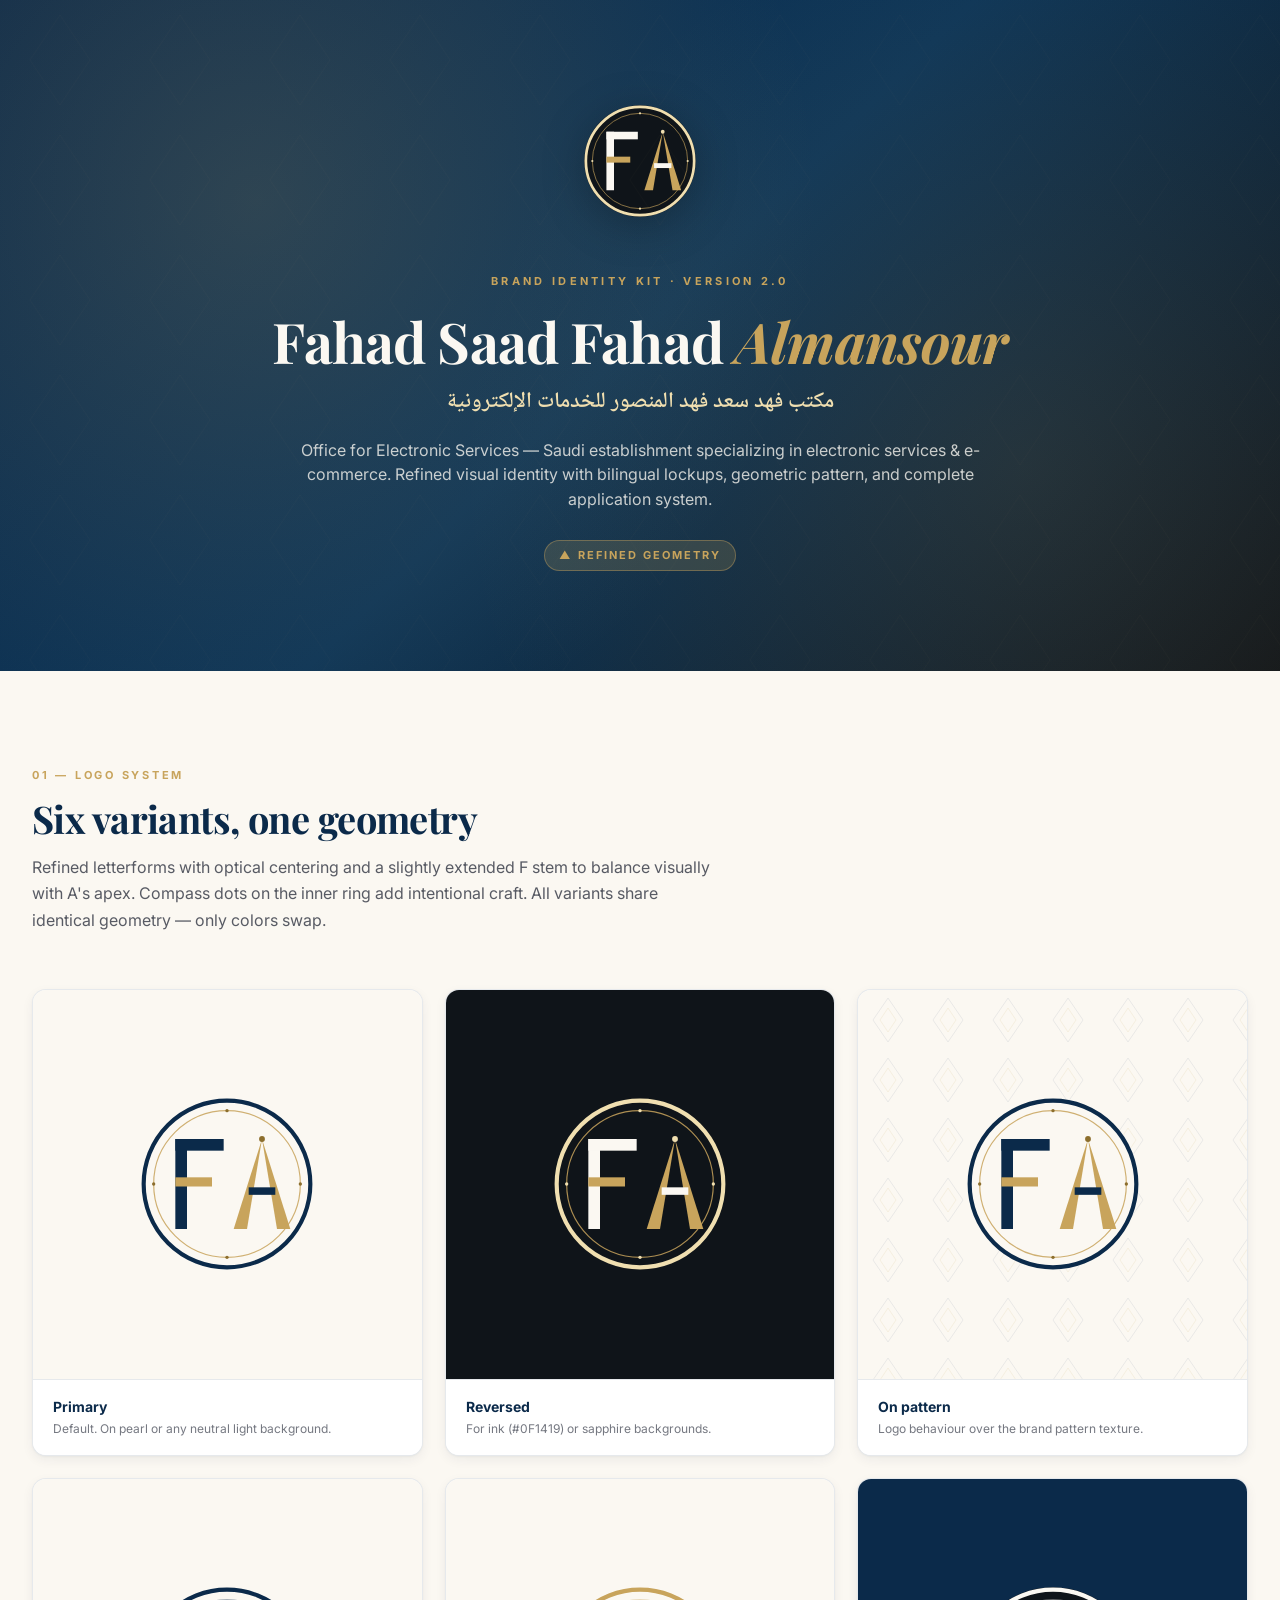
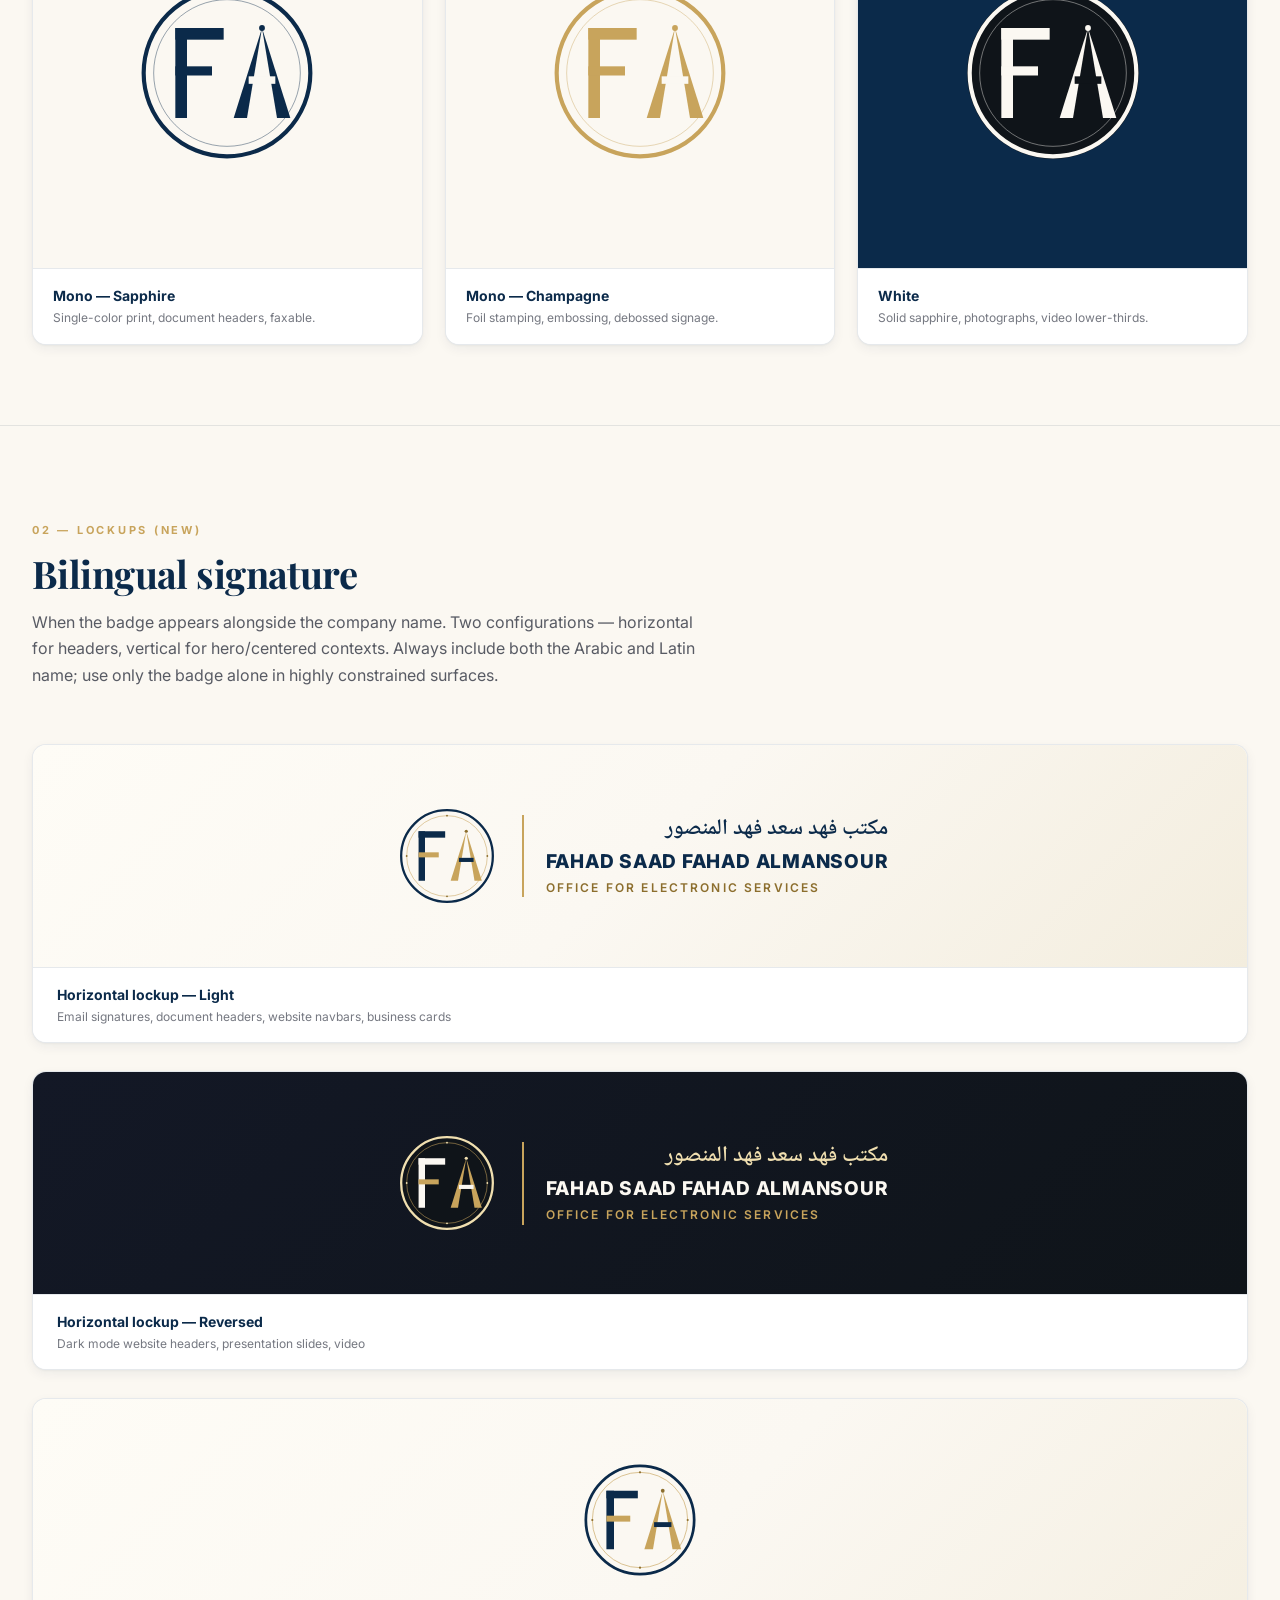
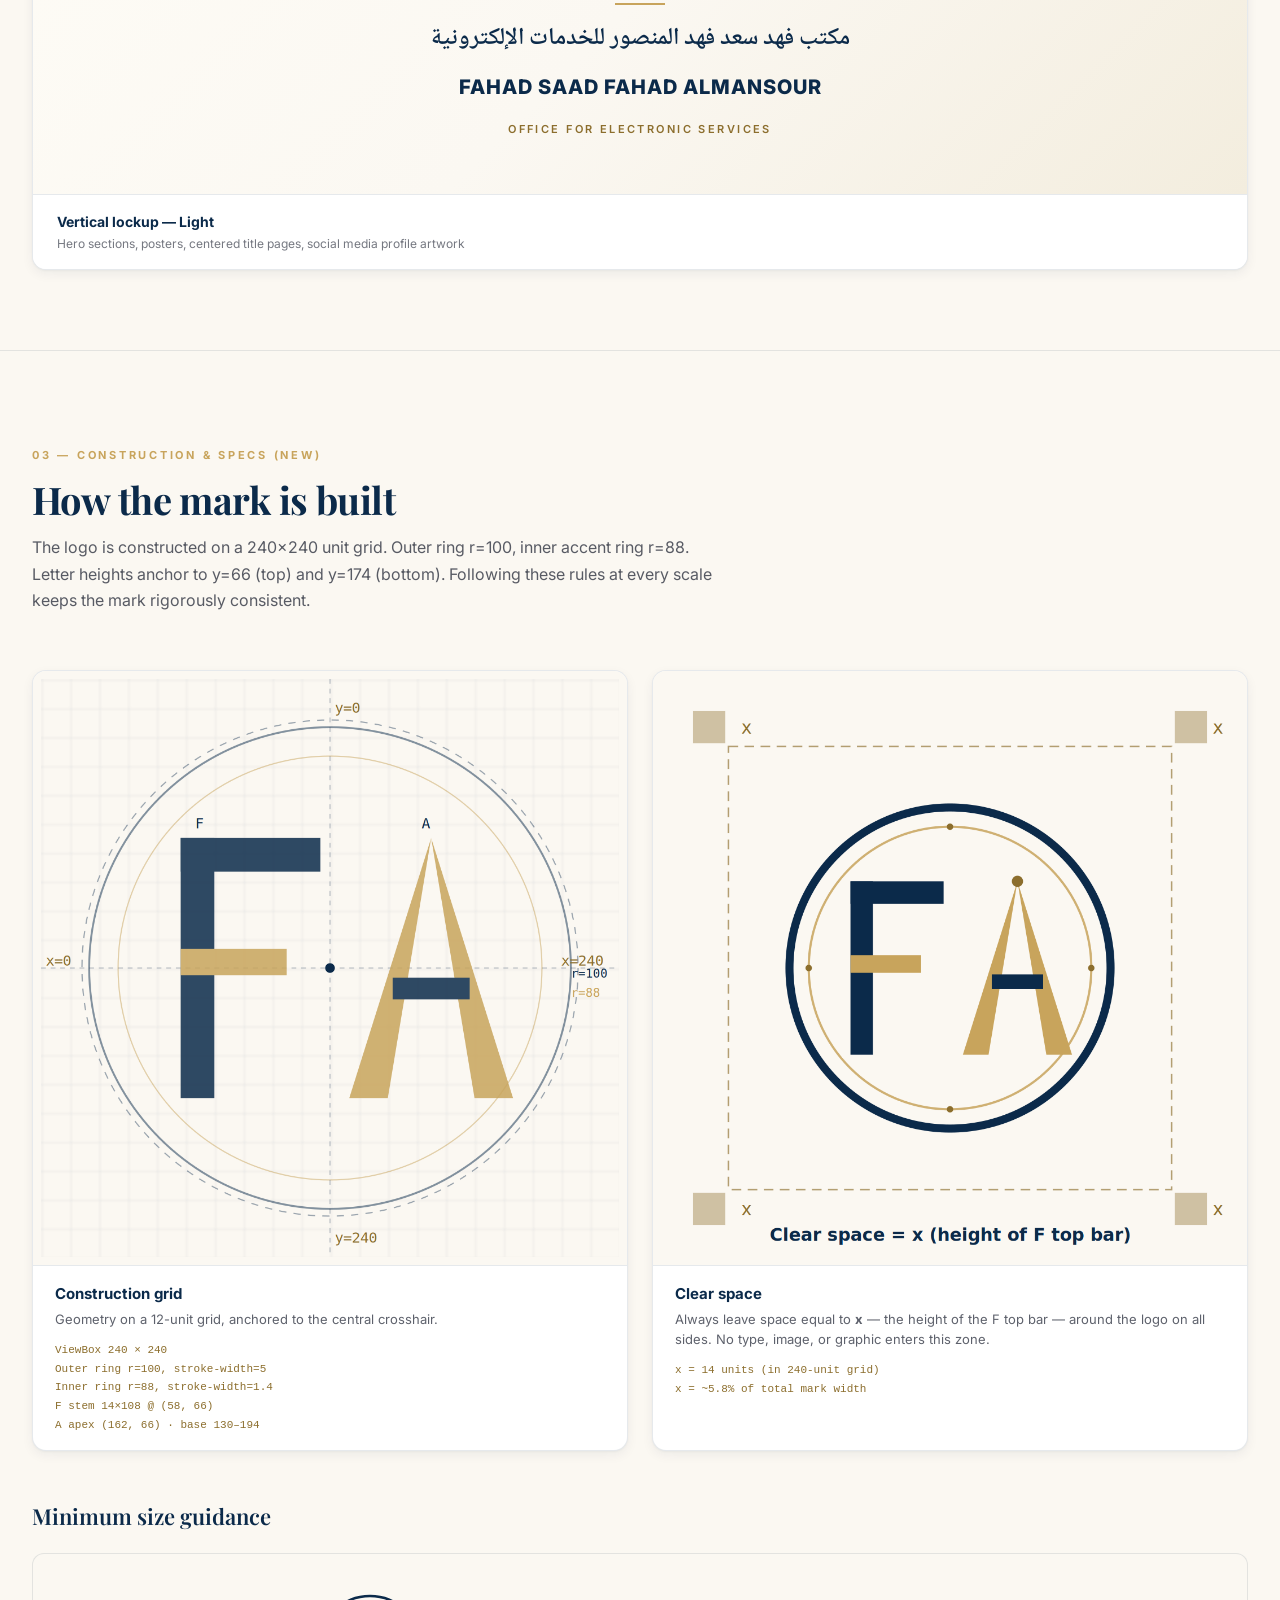
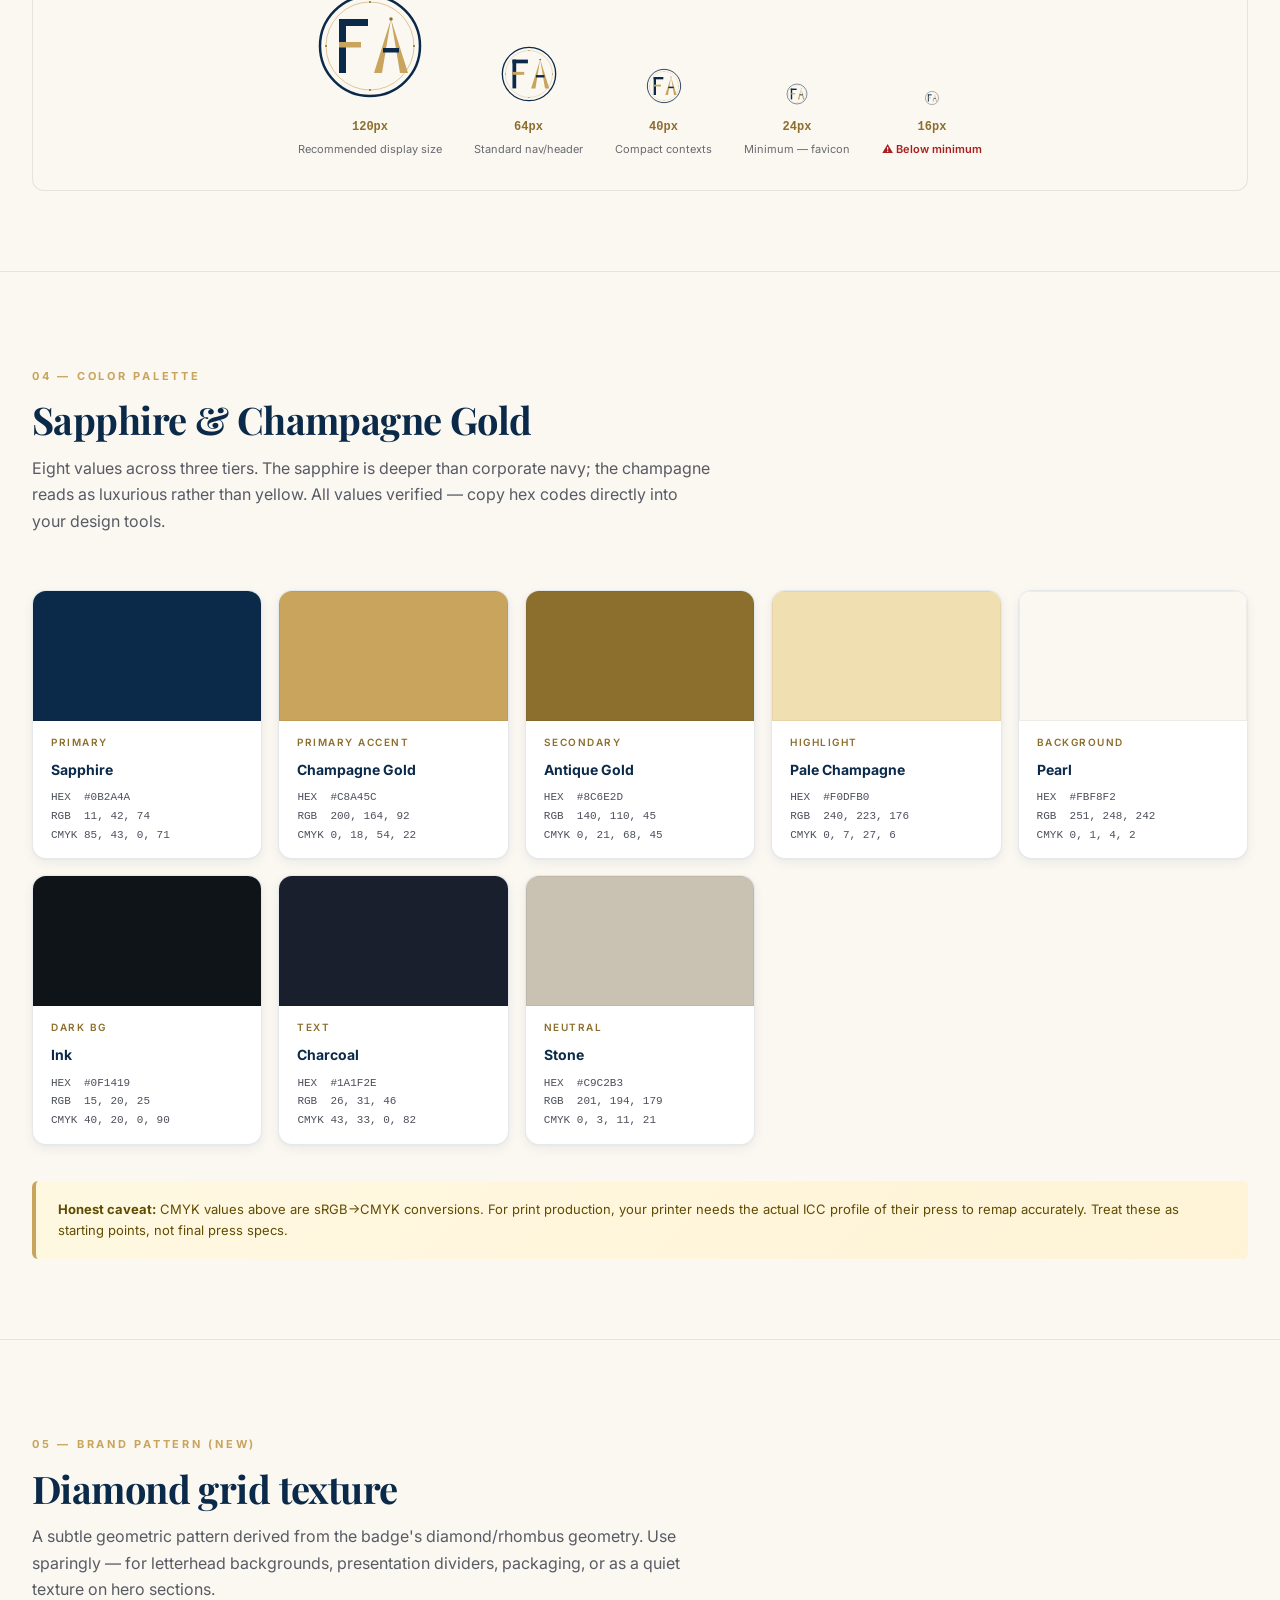
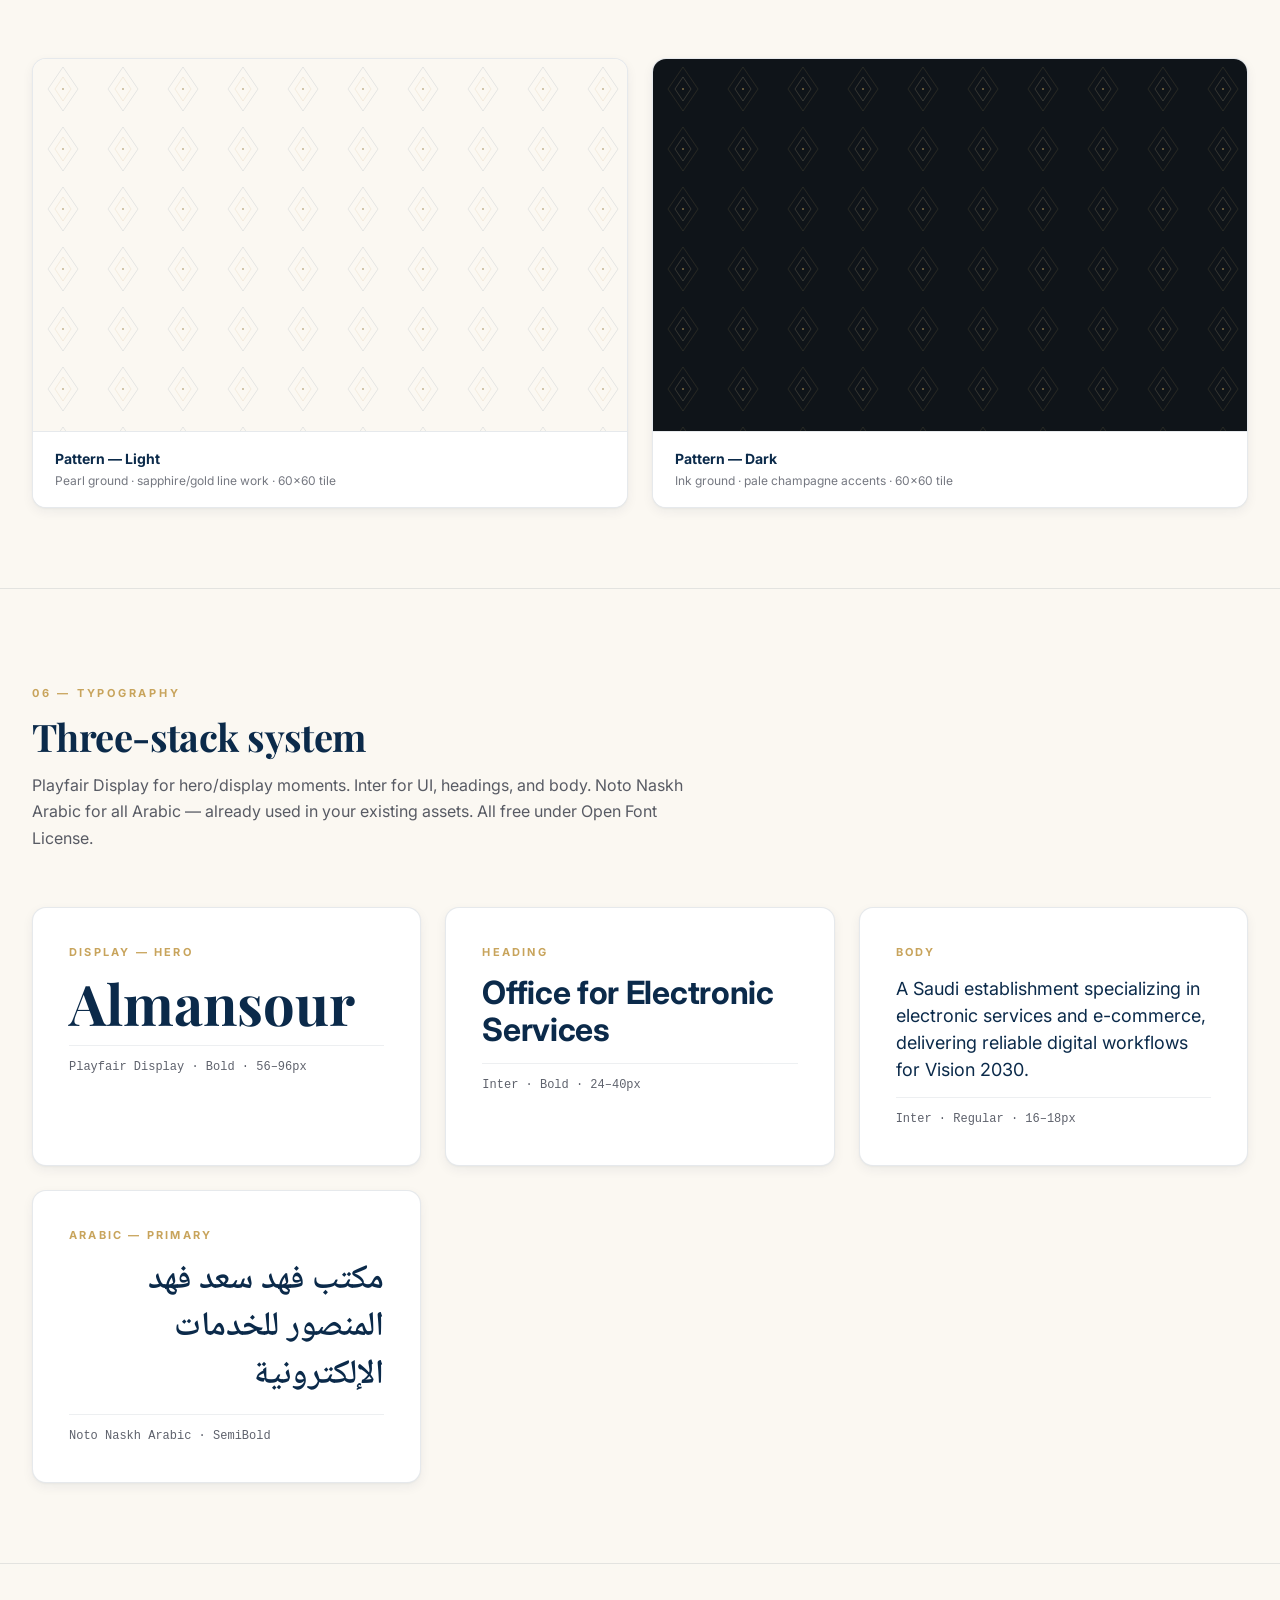
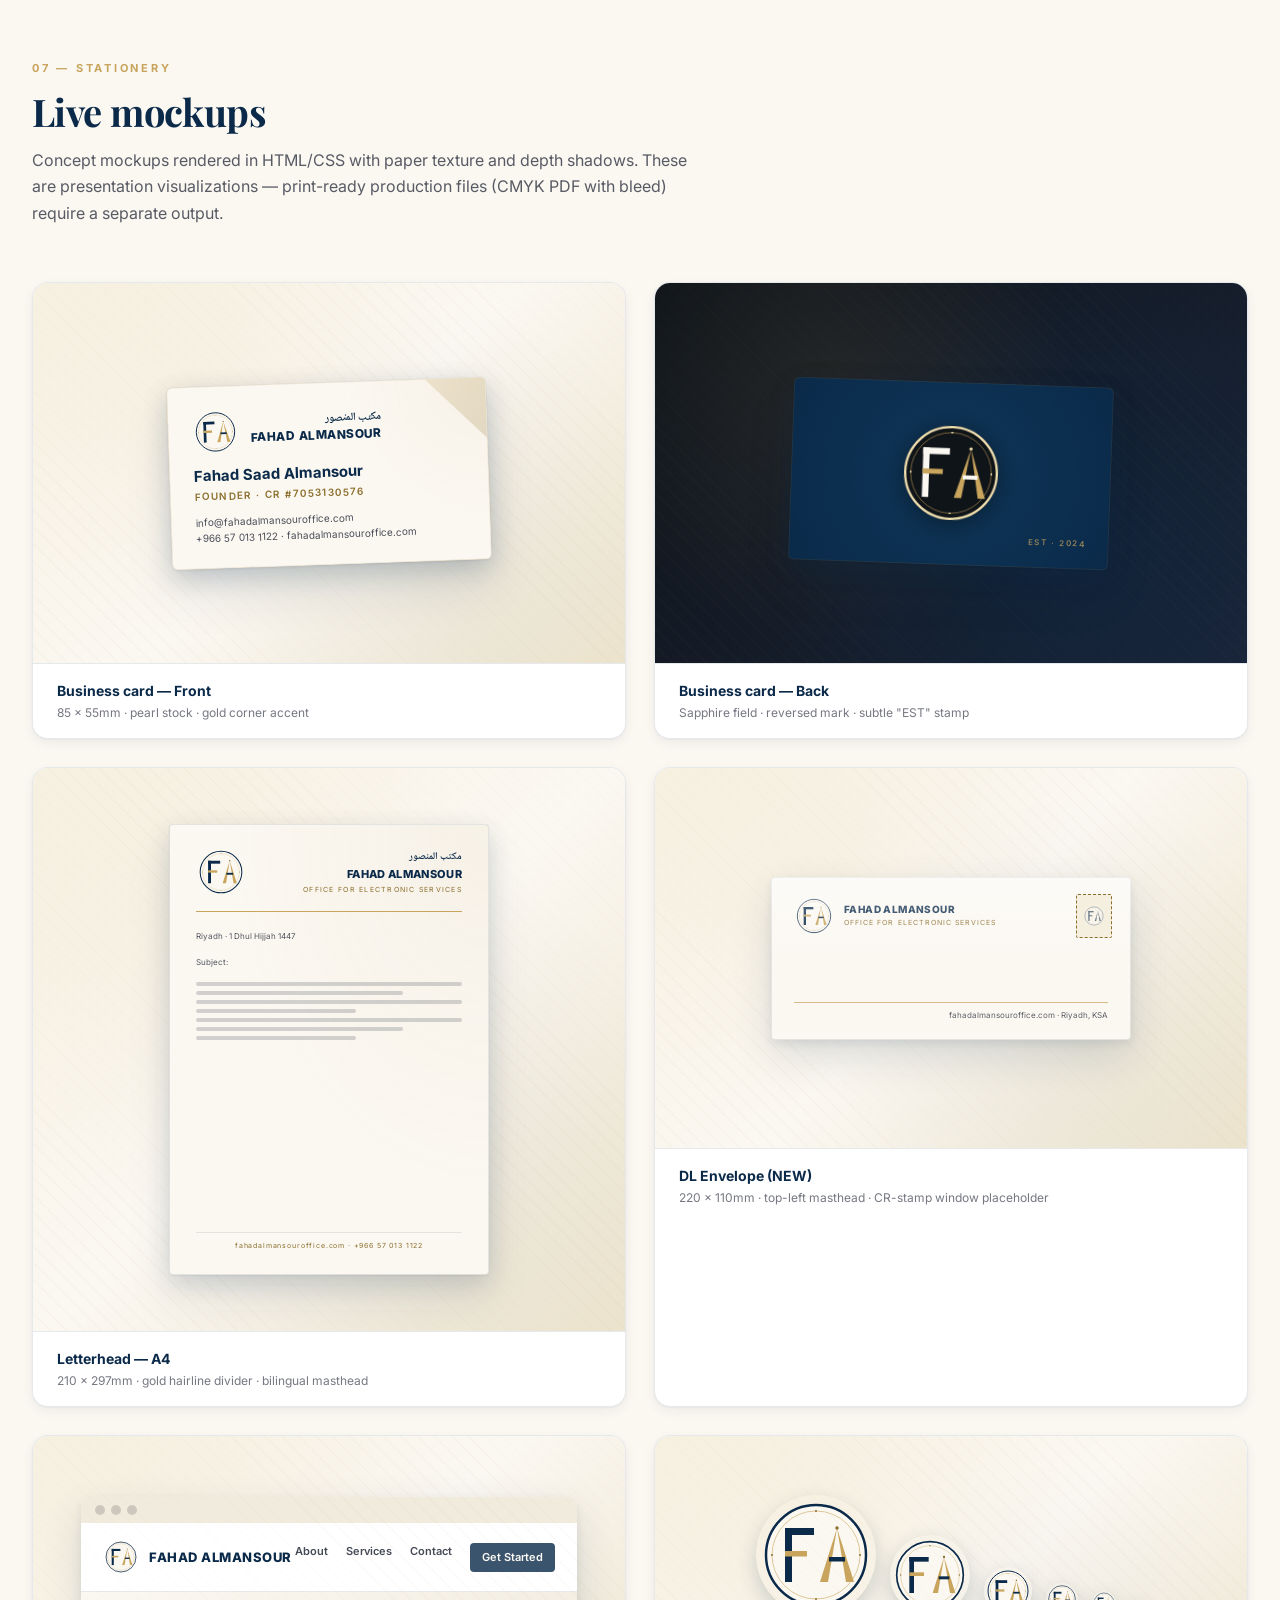
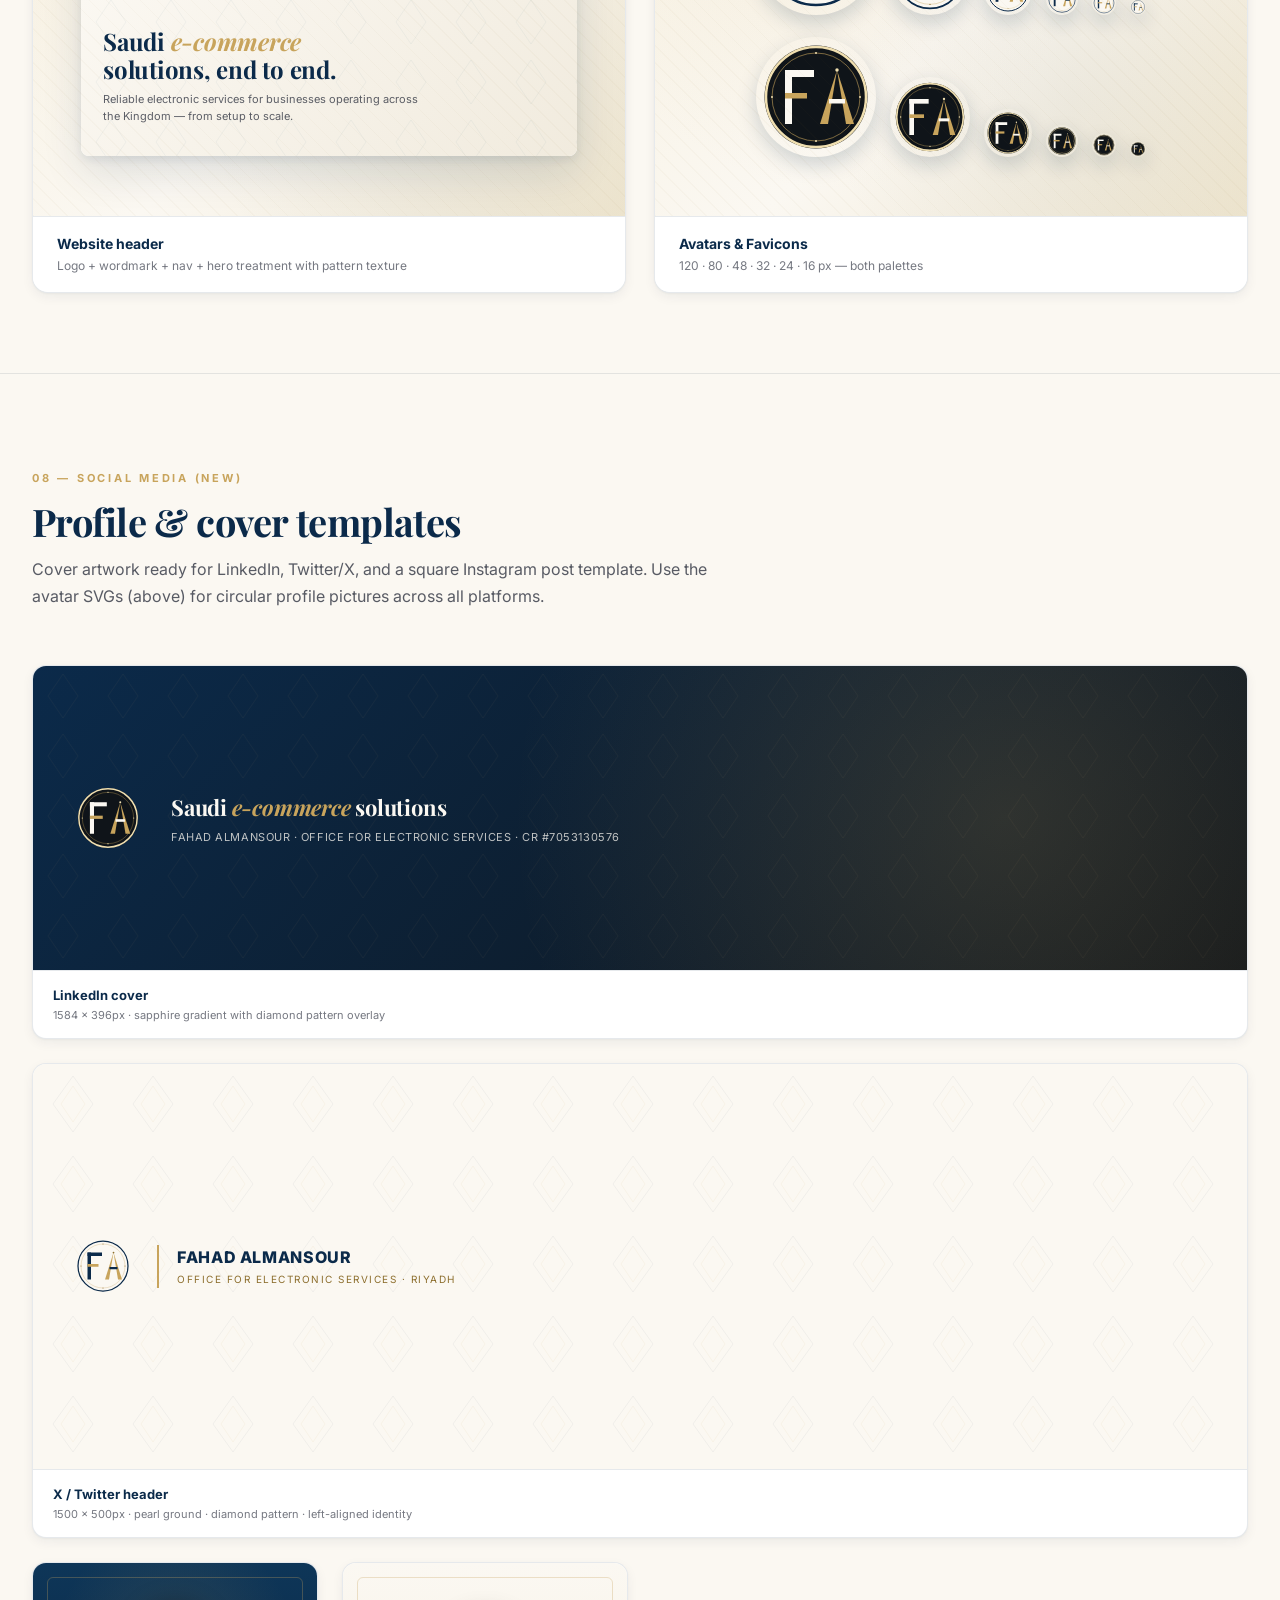
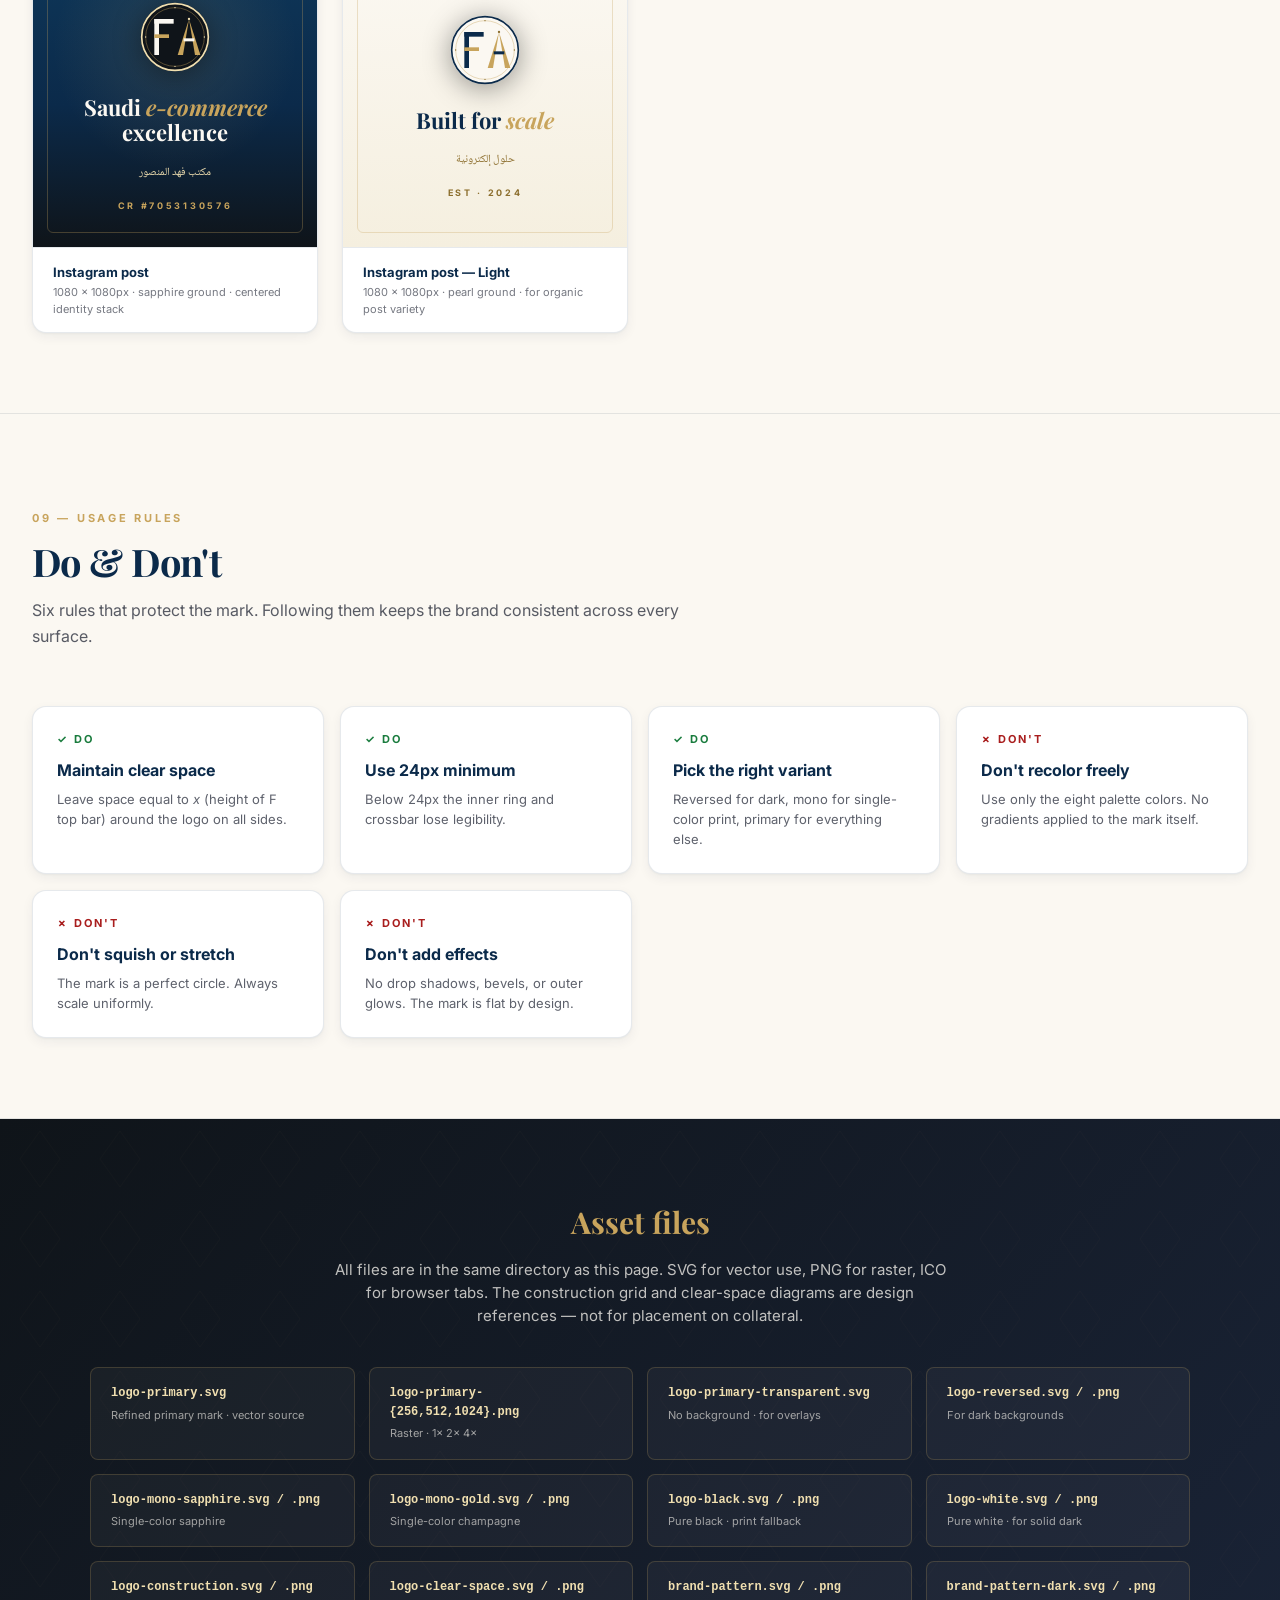
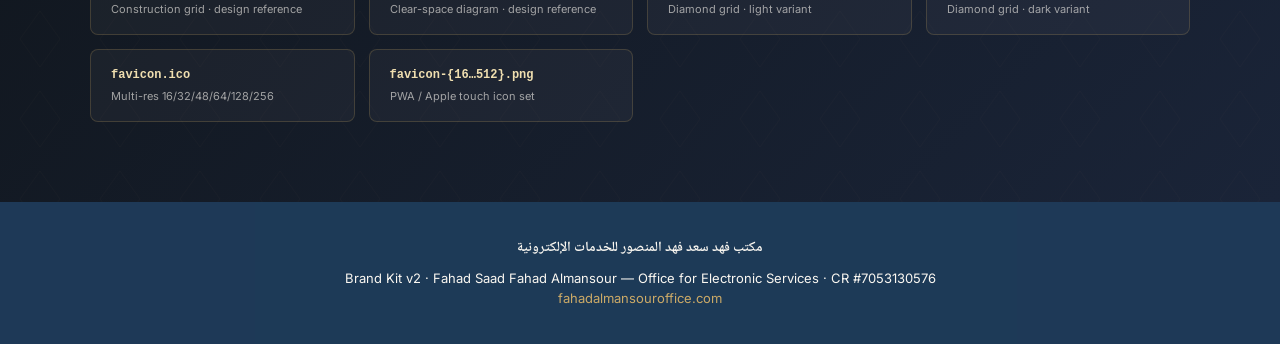
<file: Brand kit/brand-kit-v2.html>
<!DOCTYPE html>
<html lang="en">
<head>
<meta charset="UTF-8">
<meta name="viewport" content="width=device-width, initial-scale=1.0">
<title>Brand Kit v2 — Fahad Almansour Office for Electronic Services</title>
<link rel="preconnect" href="https://fonts.googleapis.com">
<link rel="preconnect" href="https://fonts.gstatic.com" crossorigin>
<link href="https://fonts.googleapis.com/css2?family=Inter:wght@400;500;600;700;800;900&family=Playfair+Display:wght@500;600;700;800;900&family=Noto+Naskh+Arabic:wght@400;500;600;700&family=Amiri:wght@400;700&display=swap" rel="stylesheet">

<style>
  :root {
    --sapphire: #0B2A4A;
    --sapphire-2: #0E3658;
    --champagne: #C8A45C;
    --champagne-pale: #F0DFB0;
    --antique: #8C6E2D;
    --pearl: #FBF8F2;
    --pearl-warm: #F5EFDF;
    --ink: #0F1419;
    --charcoal: #1A1F2E;
    --stone: #C9C2B3;
    --line: rgba(11, 42, 74, 0.10);
    --shadow-soft: 0 1px 2px rgba(11,42,74,0.04), 0 4px 12px rgba(11,42,74,0.06);
    --shadow-deep: 0 4px 8px rgba(11,42,74,0.08), 0 16px 40px rgba(11,42,74,0.12);
    --paper: linear-gradient(135deg, #fefcf6 0%, var(--pearl) 50%, #f3edde 100%);
  }
  * { box-sizing: border-box; margin: 0; padding: 0; }
  body {
    font-family: 'Inter', -apple-system, sans-serif;
    background: var(--pearl);
    color: var(--charcoal);
    line-height: 1.55;
    -webkit-font-smoothing: antialiased;
  }
  .container { max-width: 1320px; margin: 0 auto; padding: 0 32px; }
  .ar { font-family: 'Noto Naskh Arabic', 'Amiri', serif; direction: rtl; }
  .display { font-family: 'Playfair Display', Georgia, serif; }
  .mono { font-family: 'SF Mono', Menlo, 'Roboto Mono', monospace; }

  /* ---------- HEADER ---------- */
  header.brand-header {
    background: linear-gradient(135deg, var(--sapphire) 0%, var(--sapphire-2) 50%, var(--ink) 100%);
    color: var(--pearl);
    padding: 96px 32px 100px;
    text-align: center;
    position: relative;
    overflow: hidden;
  }
  header.brand-header::before {
    content: '';
    position: absolute; inset: 0;
    background:
      radial-gradient(circle at 20% 30%, rgba(200,164,92,0.18), transparent 50%),
      radial-gradient(circle at 80% 70%, rgba(200,164,92,0.12), transparent 50%);
  }
  header.brand-header::after {
    content: '';
    position: absolute; inset: 0;
    background-image: url("data:image/svg+xml,%3Csvg xmlns='http://www.w3.org/2000/svg' width='120' height='120' viewBox='0 0 120 120'%3E%3Cpolygon points='60,15 90,60 60,105 30,60' fill='none' stroke='%23C8A45C' stroke-width='0.5' opacity='0.10'/%3E%3C/svg%3E");
    background-size: 120px 120px;
    opacity: 0.5;
  }
  header.brand-header > * { position: relative; }
  .eyebrow {
    color: var(--champagne);
    font-size: 11px;
    font-weight: 700;
    letter-spacing: 0.3em;
    text-transform: uppercase;
    margin-bottom: 20px;
  }
  .brand-header h1 {
    font-family: 'Playfair Display', serif;
    font-size: clamp(36px, 6vw, 56px);
    font-weight: 700;
    letter-spacing: -0.015em;
    line-height: 1.1;
    margin-bottom: 14px;
  }
  .brand-header h1 .accent {
    color: var(--champagne);
    font-style: italic;
  }
  .brand-header .arabic-name {
    font-family: 'Noto Naskh Arabic', serif;
    direction: rtl;
    font-size: 22px;
    font-weight: 600;
    margin-bottom: 18px;
    color: var(--champagne-pale);
  }
  .brand-header p {
    color: rgba(251, 248, 242, 0.78);
    font-size: 16px;
    max-width: 720px;
    margin: 0 auto;
  }
  .header-logo { width: 130px; height: 130px; margin-bottom: 40px;
    filter: drop-shadow(0 8px 20px rgba(0,0,0,0.25));
  }
  .v2-badge {
    display: inline-block;
    margin-top: 28px;
    padding: 6px 14px;
    background: rgba(200,164,92,0.18);
    border: 1px solid rgba(200,164,92,0.4);
    border-radius: 100px;
    font-size: 11px;
    font-weight: 700;
    letter-spacing: 0.18em;
    color: var(--champagne);
    text-transform: uppercase;
  }

  /* ---------- SECTIONS ---------- */
  section {
    padding: 96px 0 80px;
    border-bottom: 1px solid var(--line);
  }
  .section-num {
    color: var(--champagne);
    font-size: 11px;
    font-weight: 700;
    letter-spacing: 0.25em;
    text-transform: uppercase;
    margin-bottom: 14px;
  }
  .section-title {
    font-family: 'Playfair Display', serif;
    color: var(--sapphire);
    font-size: 38px;
    font-weight: 700;
    letter-spacing: -0.015em;
    margin-bottom: 14px;
    line-height: 1.1;
  }
  .section-lead {
    color: var(--charcoal);
    opacity: 0.72;
    font-size: 16px;
    max-width: 680px;
    margin-bottom: 56px;
    line-height: 1.65;
  }

  /* ---------- LOGO GRID ---------- */
  .logo-grid {
    display: grid;
    grid-template-columns: repeat(auto-fill, minmax(290px, 1fr));
    gap: 22px;
  }
  .logo-card {
    border-radius: 14px;
    overflow: hidden;
    border: 1px solid var(--line);
    background: #fff;
    transition: all 0.25s ease;
    box-shadow: var(--shadow-soft);
  }
  .logo-card:hover {
    transform: translateY(-4px);
    box-shadow: var(--shadow-deep);
    border-color: rgba(200,164,92,0.4);
  }
  .logo-stage {
    aspect-ratio: 1;
    display: flex;
    align-items: center;
    justify-content: center;
    padding: 36px;
    position: relative;
    overflow: hidden;
  }
  .logo-stage svg { width: 100%; height: 100%; max-width: 200px; max-height: 200px; }
  .logo-stage.bg-pearl { background: var(--pearl); }
  .logo-stage.bg-ink { background: var(--ink); }
  .logo-stage.bg-sapphire { background: var(--sapphire); }
  .logo-stage.bg-champagne { background: var(--champagne); }
  .logo-stage.bg-pattern {
    background-color: var(--pearl);
    background-image: url("data:image/svg+xml,%3Csvg xmlns='http://www.w3.org/2000/svg' width='60' height='60' viewBox='0 0 60 60'%3E%3Cpolygon points='30,8 45,30 30,52 15,30' fill='none' stroke='%230B2A4A' stroke-width='0.5' opacity='0.15'/%3E%3Cpolygon points='30,18 38,30 30,42 22,30' fill='none' stroke='%23C8A45C' stroke-width='0.5' opacity='0.25'/%3E%3C/svg%3E");
  }
  .logo-meta { padding: 16px 20px; border-top: 1px solid var(--line); background: #fff; }
  .logo-meta .label { font-size: 14px; font-weight: 700; color: var(--sapphire); }
  .logo-meta .sub { font-size: 12px; color: var(--charcoal); opacity: 0.6; margin-top: 3px; }

  /* ---------- LOCKUPS ---------- */
  .lockup-stack { display: flex; flex-direction: column; gap: 28px; }
  .lockup-card {
    background: #fff;
    border-radius: 14px;
    border: 1px solid var(--line);
    overflow: hidden;
    box-shadow: var(--shadow-soft);
  }
  .lockup-stage {
    padding: 56px 40px;
    background: var(--paper);
    display: flex;
    align-items: center;
    justify-content: center;
    min-height: 220px;
  }
  .lockup-stage.dark {
    background: linear-gradient(135deg, #131826 0%, var(--ink) 100%);
  }
  .lockup-meta { padding: 16px 24px; background: #fff; border-top: 1px solid var(--line); }
  .lockup-meta .label { font-weight: 700; color: var(--sapphire); font-size: 14px; }
  .lockup-meta .sub { font-size: 12px; color: var(--charcoal); opacity: 0.6; margin-top: 2px; }

  /* horizontal lockup */
  .lockup-h {
    display: flex;
    align-items: center;
    gap: 20px;
  }
  .lockup-h svg.badge { width: 110px; height: 110px; flex-shrink: 0; }
  .lockup-h .text-block {
    border-left: 2px solid var(--champagne);
    padding-left: 22px;
  }
  .lockup-h .text-block .ar-name {
    font-family: 'Noto Naskh Arabic', serif;
    direction: rtl;
    font-size: 22px;
    font-weight: 600;
    color: var(--sapphire);
    line-height: 1.3;
    margin-bottom: 4px;
  }
  .lockup-h .text-block .latin-name {
    font-weight: 800;
    color: var(--sapphire);
    font-size: 19px;
    letter-spacing: 0.04em;
    margin-bottom: 2px;
  }
  .lockup-h .text-block .tagline {
    font-size: 12px;
    color: var(--antique);
    letter-spacing: 0.18em;
    text-transform: uppercase;
    font-weight: 600;
  }
  /* dark variant */
  .lockup-h.reversed .text-block { border-left-color: var(--champagne); }
  .lockup-h.reversed .ar-name { color: var(--champagne-pale); }
  .lockup-h.reversed .latin-name { color: var(--pearl); }
  .lockup-h.reversed .tagline { color: var(--champagne); }

  /* vertical lockup */
  .lockup-v {
    display: flex;
    flex-direction: column;
    align-items: center;
    text-align: center;
    gap: 18px;
  }
  .lockup-v svg.badge { width: 130px; height: 130px; }
  .lockup-v .divider {
    width: 50px; height: 1.5px;
    background: var(--champagne);
  }
  .lockup-v .ar-name {
    font-family: 'Noto Naskh Arabic', serif;
    direction: rtl;
    font-size: 24px;
    font-weight: 600;
    color: var(--sapphire);
    line-height: 1.3;
    max-width: 480px;
  }
  .lockup-v .latin-name {
    font-weight: 800;
    color: var(--sapphire);
    font-size: 20px;
    letter-spacing: 0.05em;
  }
  .lockup-v .tagline {
    font-size: 11px;
    color: var(--antique);
    letter-spacing: 0.22em;
    text-transform: uppercase;
    font-weight: 600;
  }
  .lockup-v.reversed .ar-name { color: var(--champagne-pale); }
  .lockup-v.reversed .latin-name { color: var(--pearl); }
  .lockup-v.reversed .tagline { color: var(--champagne); }
  .lockup-v.reversed .divider { background: var(--champagne); }

  /* ---------- CONSTRUCTION ---------- */
  .construction-row {
    display: grid;
    grid-template-columns: 1fr 1fr;
    gap: 24px;
  }
  @media (max-width: 800px) { .construction-row { grid-template-columns: 1fr; } }
  .construction-card {
    background: #fff;
    border: 1px solid var(--line);
    border-radius: 14px;
    overflow: hidden;
    box-shadow: var(--shadow-soft);
  }
  .construction-stage {
    aspect-ratio: 1;
    background: var(--pearl);
    padding: 8px;
  }
  .construction-stage svg, .construction-stage img {
    width: 100%; height: 100%; display: block;
  }
  .construction-meta { padding: 16px 22px; border-top: 1px solid var(--line); }
  .construction-meta .label { font-weight: 700; color: var(--sapphire); font-size: 15px; margin-bottom: 4px; }
  .construction-meta .sub { font-size: 13px; color: var(--charcoal); opacity: 0.7; }
  .construction-meta .specs {
    margin-top: 12px;
    font-family: 'SF Mono', Menlo, monospace;
    font-size: 11px;
    color: var(--antique);
    line-height: 1.7;
  }

  /* minimum size table */
  .min-size-row {
    display: flex;
    align-items: flex-end;
    gap: 32px;
    padding: 32px;
    background: var(--pearl);
    border-radius: 12px;
    border: 1px solid var(--line);
    flex-wrap: wrap;
    justify-content: center;
  }
  .min-size-item { text-align: center; }
  .min-size-item svg { display: block; margin: 0 auto 12px; }
  .min-size-item .px {
    font-family: 'SF Mono', Menlo, monospace;
    font-size: 12px;
    color: var(--antique);
    font-weight: 600;
  }
  .min-size-item .desc {
    font-size: 11px;
    color: var(--charcoal);
    opacity: 0.65;
    margin-top: 4px;
  }
  .min-size-item.warn .desc { color: #a91e1e; opacity: 1; font-weight: 600; }

  /* ---------- COLOR PALETTE ---------- */
  .palette-grid {
    display: grid;
    grid-template-columns: repeat(auto-fill, minmax(225px, 1fr));
    gap: 16px;
  }
  .swatch {
    border-radius: 14px;
    overflow: hidden;
    border: 1px solid var(--line);
    background: #fff;
    box-shadow: var(--shadow-soft);
    transition: transform 0.2s;
  }
  .swatch:hover { transform: translateY(-2px); }
  .swatch-color {
    height: 130px;
    position: relative;
  }
  .swatch-color::after {
    content: '';
    position: absolute;
    inset: 0;
    box-shadow: inset 0 0 0 1px rgba(0,0,0,0.05);
  }
  .swatch-meta { padding: 14px 18px; }
  .swatch-meta .name {
    font-weight: 700;
    color: var(--sapphire);
    font-size: 14px;
    margin-bottom: 8px;
  }
  .swatch-meta .vals {
    font-family: 'SF Mono', Menlo, monospace;
    font-size: 11px;
    color: var(--charcoal);
    opacity: 0.78;
    line-height: 1.7;
  }
  .swatch-meta .vals span { display: block; }
  .swatch-meta .role {
    font-size: 10px;
    color: var(--antique);
    letter-spacing: 0.15em;
    text-transform: uppercase;
    margin-bottom: 8px;
    font-weight: 600;
  }

  /* ---------- TYPOGRAPHY ---------- */
  .type-grid {
    display: grid;
    grid-template-columns: repeat(auto-fit, minmax(360px, 1fr));
    gap: 24px;
  }
  .type-card {
    padding: 36px;
    border: 1px solid var(--line);
    border-radius: 14px;
    background: #fff;
    box-shadow: var(--shadow-soft);
  }
  .type-card .role {
    font-size: 11px;
    font-weight: 700;
    letter-spacing: 0.2em;
    text-transform: uppercase;
    color: var(--champagne);
    margin-bottom: 14px;
  }
  .type-card .specimen { color: var(--sapphire); margin-bottom: 14px; }
  .type-card .info {
    font-size: 12px;
    color: var(--charcoal);
    opacity: 0.7;
    font-family: 'SF Mono', Menlo, monospace;
    border-top: 1px solid var(--line);
    padding-top: 12px;
  }

  /* ---------- MOCKUPS ---------- */
  .mockups {
    display: grid;
    grid-template-columns: repeat(auto-fit, minmax(420px, 1fr));
    gap: 28px;
  }
  .mockup {
    border-radius: 16px;
    overflow: hidden;
    border: 1px solid var(--line);
    background: #fff;
    box-shadow: var(--shadow-soft);
  }
  .mockup-stage {
    padding: 56px 48px;
    background:
      radial-gradient(circle at 30% 30%, rgba(200,164,92,0.06), transparent 50%),
      radial-gradient(circle at 70% 70%, rgba(11,42,74,0.04), transparent 50%),
      linear-gradient(135deg, #f7f1e2 0%, var(--pearl) 50%, #ede4cd 100%);
    display: flex;
    align-items: center;
    justify-content: center;
    min-height: 380px;
    position: relative;
    overflow: hidden;
  }
  .mockup-stage::before {
    content: '';
    position: absolute;
    inset: 0;
    background-image:
      repeating-linear-gradient(45deg,
        rgba(140,110,45,0.03) 0px,
        rgba(140,110,45,0.03) 1px,
        transparent 1px,
        transparent 12px);
    pointer-events: none;
  }
  .mockup-stage.dark {
    background:
      radial-gradient(circle at 30% 30%, rgba(200,164,92,0.10), transparent 50%),
      radial-gradient(circle at 70% 70%, rgba(11,42,74,0.4), transparent 60%),
      linear-gradient(135deg, var(--ink) 0%, #1a2438 100%);
  }
  .mockup-stage.dark::before {
    background-image:
      repeating-linear-gradient(45deg,
        rgba(200,164,92,0.025) 0px,
        rgba(200,164,92,0.025) 1px,
        transparent 1px,
        transparent 12px);
  }
  .mockup-meta { padding: 16px 24px; background: #fff; border-top: 1px solid var(--line); }
  .mockup-meta .label { font-weight: 700; color: var(--sapphire); font-size: 14px; }
  .mockup-meta .sub { font-size: 12px; color: var(--charcoal); opacity: 0.6; margin-top: 2px; }

  /* ----- BUSINESS CARD ----- */
  .biz-card {
    width: 320px;
    aspect-ratio: 1.75 / 1;
    background:
      radial-gradient(circle at 100% 0%, rgba(200,164,92,0.08), transparent 40%),
      var(--pearl);
    border: 1px solid rgba(140,110,45,0.15);
    border-radius: 6px;
    box-shadow:
      0 1px 2px rgba(11,42,74,0.06),
      0 8px 24px rgba(11,42,74,0.18),
      0 24px 48px rgba(11,42,74,0.10);
    padding: 22px 24px;
    display: flex;
    flex-direction: column;
    justify-content: space-between;
    position: relative;
    overflow: hidden;
    transform: rotate(-2deg);
    transition: transform 0.3s;
  }
  .biz-card:hover { transform: rotate(0deg); }
  .biz-card::before {
    content: '';
    position: absolute;
    top: -10px; right: -10px;
    width: 80px; height: 80px;
    background: linear-gradient(135deg, var(--champagne) 0%, var(--antique) 100%);
    clip-path: polygon(100% 0, 0 0, 100% 100%);
    opacity: 0.22;
  }
  .biz-card .top { display: flex; align-items: center; gap: 12px; }
  .biz-card .top svg { width: 46px; height: 46px; }
  .biz-card .top .ar {
    font-family: 'Noto Naskh Arabic', serif;
    direction: rtl;
    font-weight: 600;
    color: var(--sapphire);
    font-size: 11px;
    line-height: 1.3;
  }
  .biz-card .top .name {
    font-weight: 800;
    color: var(--sapphire);
    font-size: 12px;
    letter-spacing: 0.04em;
  }
  .biz-card .person {
    font-weight: 700;
    color: var(--sapphire);
    font-size: 15px;
  }
  .biz-card .title {
    color: var(--antique);
    font-size: 10px;
    font-weight: 600;
    letter-spacing: 0.12em;
    text-transform: uppercase;
    margin-top: 2px;
  }
  .biz-card .contact {
    font-size: 10px;
    color: var(--charcoal);
    opacity: 0.78;
    line-height: 1.6;
  }
  .biz-card.back {
    background:
      radial-gradient(circle at 50% 50%, var(--sapphire-2), var(--sapphire));
    align-items: center;
    justify-content: center;
    transform: rotate(2deg);
  }
  .biz-card.back:hover { transform: rotate(0deg); }
  .biz-card.back svg { width: 110px; height: 110px;
    filter: drop-shadow(0 4px 12px rgba(0,0,0,0.4));
  }
  .biz-card.back::before { display: none; }
  .biz-card.back .stamp {
    position: absolute;
    bottom: 18px;
    right: 22px;
    color: rgba(200,164,92,0.7);
    font-size: 8px;
    letter-spacing: 0.2em;
    font-weight: 600;
  }

  /* ----- LETTERHEAD ----- */
  .letterhead {
    width: 320px;
    aspect-ratio: 0.71 / 1;
    background:
      radial-gradient(ellipse at top right, rgba(200,164,92,0.08), transparent 60%),
      var(--pearl);
    border: 1px solid var(--line);
    border-radius: 4px;
    box-shadow:
      0 1px 2px rgba(11,42,74,0.06),
      0 8px 24px rgba(11,42,74,0.14),
      0 24px 48px rgba(11,42,74,0.08);
    padding: 22px 26px;
    display: flex;
    flex-direction: column;
    position: relative;
  }
  .letterhead-top {
    display: flex;
    align-items: center;
    justify-content: space-between;
    border-bottom: 1.5px solid var(--champagne);
    padding-bottom: 14px;
  }
  .letterhead-top svg { width: 50px; height: 50px; }
  .letterhead-top .name-block { text-align: right; }
  .letterhead-top .ar {
    font-family: 'Noto Naskh Arabic', serif;
    direction: rtl;
    font-size: 10px;
    color: var(--sapphire);
    font-weight: 600;
    margin-bottom: 2px;
  }
  .letterhead-top .name {
    font-weight: 800;
    color: var(--sapphire);
    font-size: 11px;
    letter-spacing: 0.03em;
  }
  .letterhead-top .sub {
    font-size: 7px;
    color: var(--antique);
    letter-spacing: 0.18em;
    text-transform: uppercase;
    margin-top: 2px;
  }
  .letterhead-body {
    flex: 1;
    padding-top: 18px;
    font-size: 9px;
    line-height: 1.7;
  }
  .letterhead-body .meta-row {
    color: var(--charcoal);
    opacity: 0.75;
    margin-bottom: 12px;
    font-size: 8px;
  }
  .letterhead-body .line {
    background: var(--charcoal);
    opacity: 0.18;
    height: 4px;
    margin: 5px 0;
    border-radius: 2px;
  }
  .letterhead-body .line.short { width: 60%; }
  .letterhead-body .line.medium { width: 78%; }
  .letterhead-foot {
    border-top: 1px solid var(--line);
    padding-top: 8px;
    font-size: 7px;
    color: var(--antique);
    text-align: center;
    letter-spacing: 0.12em;
  }

  /* ----- ENVELOPE ----- */
  .envelope {
    width: 360px;
    aspect-ratio: 2.2 / 1;
    background: var(--pearl);
    border: 1px solid var(--line);
    border-radius: 4px;
    box-shadow: var(--shadow-deep);
    padding: 18px 22px;
    display: flex;
    flex-direction: column;
    justify-content: space-between;
    position: relative;
  }
  .envelope::before {
    content: '';
    position: absolute;
    top: -1px; left: -1px; right: -1px;
    height: 50%;
    background: linear-gradient(180deg,
      rgba(255,255,255,0.4) 0%,
      transparent 100%);
    border-radius: 4px 4px 0 0;
    pointer-events: none;
  }
  .envelope-top { display: flex; align-items: center; gap: 10px; }
  .envelope-top svg { width: 40px; height: 40px; }
  .envelope-top .name {
    font-weight: 800;
    color: var(--sapphire);
    font-size: 10px;
    letter-spacing: 0.04em;
  }
  .envelope-top .sub {
    font-size: 7px;
    color: var(--antique);
    letter-spacing: 0.15em;
    text-transform: uppercase;
    margin-top: 1px;
  }
  .envelope-bottom {
    font-size: 8px;
    color: var(--charcoal);
    opacity: 0.7;
    border-top: 1px solid var(--champagne);
    padding-top: 6px;
    text-align: right;
  }
  .envelope-stamp {
    position: absolute;
    top: 16px;
    right: 18px;
    width: 36px;
    height: 44px;
    background: var(--pearl-warm);
    border: 1px dashed var(--antique);
    border-radius: 2px;
    display: flex;
    align-items: center;
    justify-content: center;
  }
  .envelope-stamp svg { width: 22px; height: 22px; opacity: 0.6; }

  /* ----- WEB MOCKUP ----- */
  .web-mock {
    width: 100%;
    background: #fff;
    border-radius: 8px;
    box-shadow: var(--shadow-deep);
    overflow: hidden;
  }
  .web-mock-bar {
    background: #f1ebde;
    padding: 8px 14px;
    display: flex;
    gap: 6px;
  }
  .web-mock-bar span {
    width: 10px; height: 10px; border-radius: 50%;
    background: rgba(0,0,0,0.15);
  }
  .web-mock-nav {
    display: flex;
    align-items: center;
    justify-content: space-between;
    padding: 16px 22px;
    border-bottom: 1px solid var(--line);
    background: #fff;
  }
  .web-mock-nav .left { display: flex; align-items: center; gap: 10px; }
  .web-mock-nav .left svg { width: 36px; height: 36px; }
  .web-mock-nav .left .text {
    font-size: 13px; font-weight: 800; color: var(--sapphire);
    letter-spacing: 0.04em;
  }
  .web-mock-nav .links {
    display: flex; gap: 18px;
    font-size: 11px; font-weight: 600; color: var(--charcoal); opacity: 0.8;
  }
  .web-mock-nav .links .cta {
    background: var(--sapphire); color: var(--pearl);
    padding: 6px 12px; border-radius: 4px; opacity: 1;
  }
  .web-mock-hero {
    padding: 36px 22px 30px;
    background:
      url("data:image/svg+xml,%3Csvg xmlns='http://www.w3.org/2000/svg' width='60' height='60' viewBox='0 0 60 60'%3E%3Cpolygon points='30,8 45,30 30,52 15,30' fill='none' stroke='%230B2A4A' stroke-width='0.4' opacity='0.10'/%3E%3C/svg%3E"),
      linear-gradient(135deg, var(--pearl) 0%, #f1ebde 100%);
  }
  .web-mock-hero .h {
    font-family: 'Playfair Display', serif;
    font-size: 24px; font-weight: 700; color: var(--sapphire);
    letter-spacing: -0.01em; line-height: 1.15; margin-bottom: 8px;
  }
  .web-mock-hero .h .a { color: var(--champagne); font-style: italic; }
  .web-mock-hero .p {
    font-size: 11px; color: var(--charcoal); opacity: 0.7;
    max-width: 70%;
  }

  /* ----- AVATARS ----- */
  .avatar-row { display: flex; gap: 14px; align-items: flex-end; flex-wrap: wrap; }
  .avatar {
    border-radius: 50%;
    overflow: hidden;
    box-shadow: 0 8px 20px rgba(11,42,74,0.18);
    flex-shrink: 0;
  }
  .avatar svg { width: 100%; height: 100%; display: block; }
  .avatar.s120 { width: 120px; height: 120px; }
  .avatar.s80 { width: 80px; height: 80px; }
  .avatar.s48 { width: 48px; height: 48px; }
  .avatar.s32 { width: 32px; height: 32px; }
  .avatar.s24 { width: 24px; height: 24px; }
  .avatar.s16 { width: 16px; height: 16px; }

  /* ----- SOCIAL CARDS ----- */
  .social-grid {
    display: grid;
    grid-template-columns: repeat(auto-fit, minmax(280px, 1fr));
    gap: 24px;
  }
  .social-card {
    background: #fff;
    border-radius: 14px;
    border: 1px solid var(--line);
    overflow: hidden;
    box-shadow: var(--shadow-soft);
  }
  /* LinkedIn cover */
  .social-linkedin {
    aspect-ratio: 4 / 1;
    background:
      radial-gradient(circle at 80% 50%, rgba(200,164,92,0.18), transparent 50%),
      linear-gradient(135deg, var(--sapphire) 0%, var(--ink) 100%);
    display: flex;
    align-items: center;
    padding: 0 40px;
    gap: 28px;
    position: relative;
    overflow: hidden;
  }
  .social-linkedin::before {
    content: '';
    position: absolute; inset: 0;
    background-image: url("data:image/svg+xml,%3Csvg xmlns='http://www.w3.org/2000/svg' width='60' height='60' viewBox='0 0 60 60'%3E%3Cpolygon points='30,8 45,30 30,52 15,30' fill='none' stroke='%23C8A45C' stroke-width='0.5' opacity='0.10'/%3E%3C/svg%3E");
  }
  .social-linkedin svg.logo { width: 70px; height: 70px; flex-shrink: 0; position: relative; }
  .social-linkedin .text { position: relative; }
  .social-linkedin .h {
    color: var(--pearl);
    font-family: 'Playfair Display', serif;
    font-size: 22px;
    font-weight: 700;
    letter-spacing: -0.01em;
    margin-bottom: 4px;
  }
  .social-linkedin .h .a { color: var(--champagne); font-style: italic; }
  .social-linkedin .p {
    color: rgba(251,248,242,0.75);
    font-size: 11px;
    letter-spacing: 0.05em;
  }
  /* Instagram square post */
  .social-ig {
    aspect-ratio: 1;
    background:
      radial-gradient(circle at 50% 30%, rgba(200,164,92,0.15), transparent 50%),
      linear-gradient(180deg, var(--sapphire-2) 0%, var(--sapphire) 50%, var(--ink) 100%);
    display: flex;
    flex-direction: column;
    align-items: center;
    justify-content: center;
    padding: 30px;
    text-align: center;
    gap: 18px;
    position: relative;
    overflow: hidden;
  }
  .social-ig::after {
    content: '';
    position: absolute;
    inset: 14px;
    border: 1px solid rgba(200,164,92,0.3);
    border-radius: 6px;
    pointer-events: none;
  }
  .social-ig svg.logo { width: 80px; height: 80px; position: relative; z-index: 1;
    filter: drop-shadow(0 4px 14px rgba(0,0,0,0.4));
  }
  .social-ig .h {
    color: var(--pearl);
    font-family: 'Playfair Display', serif;
    font-size: 22px;
    font-weight: 700;
    line-height: 1.15;
    position: relative; z-index: 1;
  }
  .social-ig .h .a { color: var(--champagne); font-style: italic; }
  .social-ig .ar {
    color: var(--champagne-pale);
    font-family: 'Noto Naskh Arabic', serif;
    direction: rtl;
    font-size: 11px;
    position: relative; z-index: 1;
  }
  .social-ig .badge {
    color: var(--champagne);
    font-size: 9px;
    letter-spacing: 0.3em;
    text-transform: uppercase;
    font-weight: 700;
    position: relative; z-index: 1;
  }
  /* Twitter/X header */
  .social-twitter {
    aspect-ratio: 3 / 1;
    background: var(--pearl);
    background-image:
      url("data:image/svg+xml,%3Csvg xmlns='http://www.w3.org/2000/svg' width='80' height='80' viewBox='0 0 80 80'%3E%3Cpolygon points='40,12 60,40 40,68 20,40' fill='none' stroke='%230B2A4A' stroke-width='0.4' opacity='0.12'/%3E%3Cpolygon points='40,22 52,40 40,58 28,40' fill='none' stroke='%23C8A45C' stroke-width='0.4' opacity='0.18'/%3E%3C/svg%3E");
    display: flex;
    align-items: center;
    padding: 0 40px;
    gap: 24px;
  }
  .social-twitter svg.logo { width: 60px; height: 60px; flex-shrink: 0; }
  .social-twitter .text {
    border-left: 2px solid var(--champagne);
    padding-left: 18px;
  }
  .social-twitter .name {
    color: var(--sapphire);
    font-weight: 800;
    font-size: 16px;
    letter-spacing: 0.04em;
  }
  .social-twitter .role {
    color: var(--antique);
    font-size: 10px;
    letter-spacing: 0.15em;
    text-transform: uppercase;
    margin-top: 3px;
  }
  .social-card-meta {
    padding: 14px 20px;
    border-top: 1px solid var(--line);
  }
  .social-card-meta .label { font-weight: 700; color: var(--sapphire); font-size: 13px; }
  .social-card-meta .sub { font-size: 11px; color: var(--charcoal); opacity: 0.6; margin-top: 2px; }

  /* ----- PATTERN PREVIEW ----- */
  .pattern-row {
    display: grid;
    grid-template-columns: 1fr 1fr;
    gap: 24px;
  }
  @media (max-width: 800px) { .pattern-row { grid-template-columns: 1fr; } }
  .pattern-card {
    border-radius: 14px;
    overflow: hidden;
    border: 1px solid var(--line);
    box-shadow: var(--shadow-soft);
    background: #fff;
  }
  .pattern-stage {
    aspect-ratio: 1.6 / 1;
    background-color: var(--pearl);
    background-image: url("data:image/svg+xml,%3Csvg xmlns='http://www.w3.org/2000/svg' width='60' height='60' viewBox='0 0 60 60'%3E%3Cpolygon points='30,8 45,30 30,52 15,30' fill='none' stroke='%230B2A4A' stroke-width='0.5' opacity='0.18'/%3E%3Cpolygon points='30,18 38,30 30,42 22,30' fill='none' stroke='%23C8A45C' stroke-width='0.5' opacity='0.30'/%3E%3Ccircle cx='30' cy='30' r='1' fill='%238C6E2D' opacity='0.5'/%3E%3C/svg%3E");
  }
  .pattern-stage.dark {
    background-color: var(--ink);
    background-image: url("data:image/svg+xml,%3Csvg xmlns='http://www.w3.org/2000/svg' width='60' height='60' viewBox='0 0 60 60'%3E%3Cpolygon points='30,8 45,30 30,52 15,30' fill='none' stroke='%23C8A45C' stroke-width='0.5' opacity='0.25'/%3E%3Cpolygon points='30,18 38,30 30,42 22,30' fill='none' stroke='%23F0DFB0' stroke-width='0.5' opacity='0.35'/%3E%3Ccircle cx='30' cy='30' r='1' fill='%23C8A45C' opacity='0.6'/%3E%3C/svg%3E");
  }
  .pattern-meta { padding: 16px 22px; border-top: 1px solid var(--line); background: #fff; }
  .pattern-meta .label { font-weight: 700; color: var(--sapphire); font-size: 14px; }
  .pattern-meta .sub { font-size: 12px; color: var(--charcoal); opacity: 0.6; margin-top: 3px; }

  /* ---------- DOWNLOADS ---------- */
  .downloads {
    background: linear-gradient(135deg, var(--ink) 0%, #1a2438 100%);
    color: var(--pearl);
    padding: 80px 32px;
    text-align: center;
    position: relative;
    overflow: hidden;
  }
  .downloads::before {
    content: '';
    position: absolute; inset: 0;
    background-image: url("data:image/svg+xml,%3Csvg xmlns='http://www.w3.org/2000/svg' width='80' height='80' viewBox='0 0 80 80'%3E%3Cpolygon points='40,12 60,40 40,68 20,40' fill='none' stroke='%23C8A45C' stroke-width='0.5' opacity='0.08'/%3E%3C/svg%3E");
    opacity: 0.6;
  }
  .downloads > * { position: relative; }
  .downloads h2 {
    font-family: 'Playfair Display', serif;
    color: var(--champagne);
    font-size: 30px;
    margin-bottom: 12px;
    font-weight: 700;
  }
  .downloads p {
    opacity: 0.75;
    font-size: 15px;
    margin-bottom: 40px;
    max-width: 620px;
    margin-left: auto;
    margin-right: auto;
  }
  .download-list {
    display: grid;
    grid-template-columns: repeat(auto-fill, minmax(240px, 1fr));
    gap: 14px;
    max-width: 1100px;
    margin: 0 auto;
    text-align: left;
  }
  .download-item {
    padding: 16px 20px;
    background: rgba(255,255,255,0.04);
    border: 1px solid rgba(200,164,92,0.22);
    border-radius: 8px;
    font-size: 12px;
    transition: all 0.2s;
  }
  .download-item:hover {
    background: rgba(255,255,255,0.07);
    border-color: rgba(200,164,92,0.5);
  }
  .download-item .file {
    font-family: 'SF Mono', Menlo, monospace;
    color: var(--champagne-pale);
    font-weight: 600;
  }
  .download-item .desc {
    color: rgba(251,248,242,0.6);
    font-size: 11px;
    margin-top: 4px;
  }

  footer.brand-footer {
    background: var(--sapphire);
    color: var(--pearl);
    padding: 36px 32px;
    text-align: center;
    font-size: 13px;
    opacity: 0.92;
  }
  footer.brand-footer a { color: var(--champagne); text-decoration: none; }
  footer.brand-footer .ar {
    margin-bottom: 8px;
    font-size: 14px;
    font-weight: 600;
  }

  .caveat {
    background: linear-gradient(135deg, #fff8e1 0%, #fef3d6 100%);
    border-left: 4px solid var(--champagne);
    padding: 18px 22px;
    border-radius: 6px;
    font-size: 13px;
    color: #604c00;
    margin-top: 36px;
    line-height: 1.65;
  }
</style>
</head>
<body>

<!-- ============= REUSABLE LOGO SYMBOLS ============= -->
<svg style="display:none">
  <defs>
    <symbol id="logo-primary" viewBox="0 0 240 240">
      <circle cx="120" cy="120" r="103" fill="#FBF8F2"/>
      <circle cx="120" cy="120" r="100" fill="none" stroke="#0B2A4A" stroke-width="5"/>
      <circle cx="120" cy="120" r="88" fill="none" stroke="#C8A45C" stroke-width="1.4" opacity="0.85"/>
      <circle cx="120" cy="32" r="2" fill="#8C6E2D"/>
      <circle cx="208" cy="120" r="2" fill="#8C6E2D"/>
      <circle cx="120" cy="208" r="2" fill="#8C6E2D"/>
      <circle cx="32" cy="120" r="2" fill="#8C6E2D"/>
      <rect x="58" y="66" width="14" height="108" fill="#0B2A4A"/>
      <rect x="58" y="66" width="58" height="14" fill="#0B2A4A"/>
      <rect x="58" y="112" width="44" height="11" fill="#C8A45C"/>
      <polygon points="128,174 144,174 162,66" fill="#C8A45C"/>
      <polygon points="196,174 180,174 162,66" fill="#C8A45C"/>
      <rect x="146" y="124" width="32" height="9" fill="#0B2A4A"/>
      <circle cx="162" cy="66" r="3.5" fill="#8C6E2D"/>
    </symbol>
    <symbol id="logo-reversed" viewBox="0 0 240 240">
      <circle cx="120" cy="120" r="103" fill="#0F1419"/>
      <circle cx="120" cy="120" r="100" fill="none" stroke="#F0DFB0" stroke-width="5"/>
      <circle cx="120" cy="120" r="88" fill="none" stroke="#C8A45C" stroke-width="1.4" opacity="0.85"/>
      <circle cx="120" cy="32" r="2" fill="#F0DFB0"/>
      <circle cx="208" cy="120" r="2" fill="#F0DFB0"/>
      <circle cx="120" cy="208" r="2" fill="#F0DFB0"/>
      <circle cx="32" cy="120" r="2" fill="#F0DFB0"/>
      <rect x="58" y="66" width="14" height="108" fill="#FBF8F2"/>
      <rect x="58" y="66" width="58" height="14" fill="#FBF8F2"/>
      <rect x="58" y="112" width="44" height="11" fill="#C8A45C"/>
      <polygon points="128,174 144,174 162,66" fill="#C8A45C"/>
      <polygon points="196,174 180,174 162,66" fill="#C8A45C"/>
      <rect x="146" y="124" width="32" height="9" fill="#FBF8F2"/>
      <circle cx="162" cy="66" r="3.5" fill="#F0DFB0"/>
    </symbol>
    <symbol id="logo-mono-sapphire" viewBox="0 0 240 240">
      <circle cx="120" cy="120" r="103" fill="#FBF8F2"/>
      <circle cx="120" cy="120" r="100" fill="none" stroke="#0B2A4A" stroke-width="5"/>
      <circle cx="120" cy="120" r="88" fill="none" stroke="#0B2A4A" stroke-width="1" opacity="0.5"/>
      <rect x="58" y="66" width="14" height="108" fill="#0B2A4A"/>
      <rect x="58" y="66" width="58" height="14" fill="#0B2A4A"/>
      <rect x="58" y="112" width="44" height="11" fill="#0B2A4A"/>
      <polygon points="128,174 144,174 162,66" fill="#0B2A4A"/>
      <polygon points="196,174 180,174 162,66" fill="#0B2A4A"/>
      <rect x="146" y="124" width="32" height="9" fill="#FBF8F2"/>
      <circle cx="162" cy="66" r="3.5" fill="#0B2A4A"/>
    </symbol>
    <symbol id="logo-mono-gold" viewBox="0 0 240 240">
      <circle cx="120" cy="120" r="103" fill="#FBF8F2"/>
      <circle cx="120" cy="120" r="100" fill="none" stroke="#C8A45C" stroke-width="5"/>
      <circle cx="120" cy="120" r="88" fill="none" stroke="#C8A45C" stroke-width="1" opacity="0.5"/>
      <rect x="58" y="66" width="14" height="108" fill="#C8A45C"/>
      <rect x="58" y="66" width="58" height="14" fill="#C8A45C"/>
      <rect x="58" y="112" width="44" height="11" fill="#C8A45C"/>
      <polygon points="128,174 144,174 162,66" fill="#C8A45C"/>
      <polygon points="196,174 180,174 162,66" fill="#C8A45C"/>
      <rect x="146" y="124" width="32" height="9" fill="#FBF8F2"/>
      <circle cx="162" cy="66" r="3.5" fill="#C8A45C"/>
    </symbol>
    <symbol id="logo-black" viewBox="0 0 240 240">
      <circle cx="120" cy="120" r="103" fill="#FBF8F2"/>
      <circle cx="120" cy="120" r="100" fill="none" stroke="#0F1419" stroke-width="5"/>
      <circle cx="120" cy="120" r="88" fill="none" stroke="#0F1419" stroke-width="1" opacity="0.5"/>
      <rect x="58" y="66" width="14" height="108" fill="#0F1419"/>
      <rect x="58" y="66" width="58" height="14" fill="#0F1419"/>
      <rect x="58" y="112" width="44" height="11" fill="#0F1419"/>
      <polygon points="128,174 144,174 162,66" fill="#0F1419"/>
      <polygon points="196,174 180,174 162,66" fill="#0F1419"/>
      <rect x="146" y="124" width="32" height="9" fill="#FBF8F2"/>
      <circle cx="162" cy="66" r="3.5" fill="#0F1419"/>
    </symbol>
    <symbol id="logo-white" viewBox="0 0 240 240">
      <circle cx="120" cy="120" r="103" fill="#0F1419"/>
      <circle cx="120" cy="120" r="100" fill="none" stroke="#FBF8F2" stroke-width="5"/>
      <circle cx="120" cy="120" r="88" fill="none" stroke="#FBF8F2" stroke-width="1" opacity="0.5"/>
      <rect x="58" y="66" width="14" height="108" fill="#FBF8F2"/>
      <rect x="58" y="66" width="58" height="14" fill="#FBF8F2"/>
      <rect x="58" y="112" width="44" height="11" fill="#FBF8F2"/>
      <polygon points="128,174 144,174 162,66" fill="#FBF8F2"/>
      <polygon points="196,174 180,174 162,66" fill="#FBF8F2"/>
      <rect x="146" y="124" width="32" height="9" fill="#0F1419"/>
      <circle cx="162" cy="66" r="3.5" fill="#FBF8F2"/>
    </symbol>
  </defs>
</svg>

<!-- ============= HEADER ============= -->
<header class="brand-header">
  <svg class="header-logo"><use href="#logo-reversed"/></svg>
  <div class="eyebrow">Brand Identity Kit · Version 2.0</div>
  <h1>Fahad Saad Fahad <span class="accent">Almansour</span></h1>
  <div class="arabic-name">مكتب فهد سعد فهد المنصور للخدمات الإلكترونية</div>
  <p>Office for Electronic Services — Saudi establishment specializing in electronic services & e-commerce. Refined visual identity with bilingual lockups, geometric pattern, and complete application system.</p>
  <span class="v2-badge">▲ Refined Geometry</span>
</header>

<!-- ============= 01 — LOGO SYSTEM ============= -->
<section>
  <div class="container">
    <div class="section-num">01 — Logo System</div>
    <h2 class="section-title">Six variants, one geometry</h2>
    <p class="section-lead">Refined letterforms with optical centering and a slightly extended F stem to balance visually with A's apex. Compass dots on the inner ring add intentional craft. All variants share identical geometry — only colors swap.</p>

    <div class="logo-grid">
      <div class="logo-card">
        <div class="logo-stage bg-pearl"><svg><use href="#logo-primary"/></svg></div>
        <div class="logo-meta"><div class="label">Primary</div><div class="sub">Default. On pearl or any neutral light background.</div></div>
      </div>
      <div class="logo-card">
        <div class="logo-stage bg-ink"><svg><use href="#logo-reversed"/></svg></div>
        <div class="logo-meta"><div class="label">Reversed</div><div class="sub">For ink (#0F1419) or sapphire backgrounds.</div></div>
      </div>
      <div class="logo-card">
        <div class="logo-stage bg-pattern"><svg><use href="#logo-primary"/></svg></div>
        <div class="logo-meta"><div class="label">On pattern</div><div class="sub">Logo behaviour over the brand pattern texture.</div></div>
      </div>
      <div class="logo-card">
        <div class="logo-stage bg-pearl"><svg><use href="#logo-mono-sapphire"/></svg></div>
        <div class="logo-meta"><div class="label">Mono — Sapphire</div><div class="sub">Single-color print, document headers, faxable.</div></div>
      </div>
      <div class="logo-card">
        <div class="logo-stage bg-pearl"><svg><use href="#logo-mono-gold"/></svg></div>
        <div class="logo-meta"><div class="label">Mono — Champagne</div><div class="sub">Foil stamping, embossing, debossed signage.</div></div>
      </div>
      <div class="logo-card">
        <div class="logo-stage bg-sapphire"><svg><use href="#logo-white"/></svg></div>
        <div class="logo-meta"><div class="label">White</div><div class="sub">Solid sapphire, photographs, video lower-thirds.</div></div>
      </div>
    </div>
  </div>
</section>

<!-- ============= 02 — LOCKUPS ============= -->
<section>
  <div class="container">
    <div class="section-num">02 — Lockups (NEW)</div>
    <h2 class="section-title">Bilingual signature</h2>
    <p class="section-lead">When the badge appears alongside the company name. Two configurations — horizontal for headers, vertical for hero/centered contexts. Always include both the Arabic and Latin name; use only the badge alone in highly constrained surfaces.</p>

    <div class="lockup-stack">
      <!-- Horizontal lockup -->
      <div class="lockup-card">
        <div class="lockup-stage">
          <div class="lockup-h">
            <svg class="badge"><use href="#logo-primary"/></svg>
            <div class="text-block">
              <div class="ar-name">مكتب فهد سعد فهد المنصور</div>
              <div class="latin-name">FAHAD SAAD FAHAD ALMANSOUR</div>
              <div class="tagline">Office for Electronic Services</div>
            </div>
          </div>
        </div>
        <div class="lockup-meta">
          <div class="label">Horizontal lockup — Light</div>
          <div class="sub">Email signatures, document headers, website navbars, business cards</div>
        </div>
      </div>

      <!-- Horizontal reversed -->
      <div class="lockup-card">
        <div class="lockup-stage dark">
          <div class="lockup-h reversed">
            <svg class="badge"><use href="#logo-reversed"/></svg>
            <div class="text-block">
              <div class="ar-name">مكتب فهد سعد فهد المنصور</div>
              <div class="latin-name">FAHAD SAAD FAHAD ALMANSOUR</div>
              <div class="tagline">Office for Electronic Services</div>
            </div>
          </div>
        </div>
        <div class="lockup-meta">
          <div class="label">Horizontal lockup — Reversed</div>
          <div class="sub">Dark mode website headers, presentation slides, video</div>
        </div>
      </div>

      <!-- Vertical lockup -->
      <div class="lockup-card">
        <div class="lockup-stage">
          <div class="lockup-v">
            <svg class="badge"><use href="#logo-primary"/></svg>
            <div class="divider"></div>
            <div class="ar-name">مكتب فهد سعد فهد المنصور للخدمات الإلكترونية</div>
            <div class="latin-name">FAHAD SAAD FAHAD ALMANSOUR</div>
            <div class="tagline">Office for Electronic Services</div>
          </div>
        </div>
        <div class="lockup-meta">
          <div class="label">Vertical lockup — Light</div>
          <div class="sub">Hero sections, posters, centered title pages, social media profile artwork</div>
        </div>
      </div>
    </div>
  </div>
</section>

<!-- ============= 03 — CONSTRUCTION ============= -->
<section>
  <div class="container">
    <div class="section-num">03 — Construction & Specs (NEW)</div>
    <h2 class="section-title">How the mark is built</h2>
    <p class="section-lead">The logo is constructed on a 240×240 unit grid. Outer ring r=100, inner accent ring r=88. Letter heights anchor to y=66 (top) and y=174 (bottom). Following these rules at every scale keeps the mark rigorously consistent.</p>

    <div class="construction-row">
      <div class="construction-card">
        <div class="construction-stage">
          <img src="logo-construction-1024.png" alt="Construction grid"/>
        </div>
        <div class="construction-meta">
          <div class="label">Construction grid</div>
          <div class="sub">Geometry on a 12-unit grid, anchored to the central crosshair.</div>
          <div class="specs">
            ViewBox 240 × 240<br>
            Outer ring r=100, stroke-width=5<br>
            Inner ring r=88, stroke-width=1.4<br>
            F stem 14×108 @ (58, 66)<br>
            A apex (162, 66) · base 130–194
          </div>
        </div>
      </div>
      <div class="construction-card">
        <div class="construction-stage">
          <img src="logo-clear-space-1024.png" alt="Clear space"/>
        </div>
        <div class="construction-meta">
          <div class="label">Clear space</div>
          <div class="sub">Always leave space equal to <strong>x</strong> — the height of the F top bar — around the logo on all sides. No type, image, or graphic enters this zone.</div>
          <div class="specs">
            x = 14 units (in 240-unit grid)<br>
            x = ~5.8% of total mark width
          </div>
        </div>
      </div>
    </div>

    <h3 style="margin-top:48px; color:var(--sapphire); font-family:'Playfair Display',serif; font-size:22px; font-weight:600; margin-bottom:20px;">Minimum size guidance</h3>
    <div class="min-size-row">
      <div class="min-size-item">
        <svg width="120" height="120"><use href="#logo-primary"/></svg>
        <div class="px">120px</div>
        <div class="desc">Recommended display size</div>
      </div>
      <div class="min-size-item">
        <svg width="64" height="64"><use href="#logo-primary"/></svg>
        <div class="px">64px</div>
        <div class="desc">Standard nav/header</div>
      </div>
      <div class="min-size-item">
        <svg width="40" height="40"><use href="#logo-primary"/></svg>
        <div class="px">40px</div>
        <div class="desc">Compact contexts</div>
      </div>
      <div class="min-size-item">
        <svg width="24" height="24"><use href="#logo-primary"/></svg>
        <div class="px">24px</div>
        <div class="desc">Minimum — favicon</div>
      </div>
      <div class="min-size-item warn">
        <svg width="16" height="16"><use href="#logo-primary"/></svg>
        <div class="px">16px</div>
        <div class="desc">⚠ Below minimum</div>
      </div>
    </div>
  </div>
</section>

<!-- ============= 04 — COLOR PALETTE ============= -->
<section>
  <div class="container">
    <div class="section-num">04 — Color Palette</div>
    <h2 class="section-title">Sapphire & Champagne Gold</h2>
    <p class="section-lead">Eight values across three tiers. The sapphire is deeper than corporate navy; the champagne reads as luxurious rather than yellow. All values verified — copy hex codes directly into your design tools.</p>

    <div class="palette-grid">
      <div class="swatch">
        <div class="swatch-color" style="background:#0B2A4A;"></div>
        <div class="swatch-meta">
          <div class="role">Primary</div>
          <div class="name">Sapphire</div>
          <div class="vals">
            <span>HEX&nbsp;&nbsp;#0B2A4A</span>
            <span>RGB&nbsp;&nbsp;11, 42, 74</span>
            <span>CMYK 85, 43, 0, 71</span>
          </div>
        </div>
      </div>
      <div class="swatch">
        <div class="swatch-color" style="background:#C8A45C;"></div>
        <div class="swatch-meta">
          <div class="role">Primary Accent</div>
          <div class="name">Champagne Gold</div>
          <div class="vals">
            <span>HEX&nbsp;&nbsp;#C8A45C</span>
            <span>RGB&nbsp;&nbsp;200, 164, 92</span>
            <span>CMYK 0, 18, 54, 22</span>
          </div>
        </div>
      </div>
      <div class="swatch">
        <div class="swatch-color" style="background:#8C6E2D;"></div>
        <div class="swatch-meta">
          <div class="role">Secondary</div>
          <div class="name">Antique Gold</div>
          <div class="vals">
            <span>HEX&nbsp;&nbsp;#8C6E2D</span>
            <span>RGB&nbsp;&nbsp;140, 110, 45</span>
            <span>CMYK 0, 21, 68, 45</span>
          </div>
        </div>
      </div>
      <div class="swatch">
        <div class="swatch-color" style="background:#F0DFB0;"></div>
        <div class="swatch-meta">
          <div class="role">Highlight</div>
          <div class="name">Pale Champagne</div>
          <div class="vals">
            <span>HEX&nbsp;&nbsp;#F0DFB0</span>
            <span>RGB&nbsp;&nbsp;240, 223, 176</span>
            <span>CMYK 0, 7, 27, 6</span>
          </div>
        </div>
      </div>
      <div class="swatch">
        <div class="swatch-color" style="background:#FBF8F2;"></div>
        <div class="swatch-meta">
          <div class="role">Background</div>
          <div class="name">Pearl</div>
          <div class="vals">
            <span>HEX&nbsp;&nbsp;#FBF8F2</span>
            <span>RGB&nbsp;&nbsp;251, 248, 242</span>
            <span>CMYK 0, 1, 4, 2</span>
          </div>
        </div>
      </div>
      <div class="swatch">
        <div class="swatch-color" style="background:#0F1419;"></div>
        <div class="swatch-meta">
          <div class="role">Dark BG</div>
          <div class="name">Ink</div>
          <div class="vals">
            <span>HEX&nbsp;&nbsp;#0F1419</span>
            <span>RGB&nbsp;&nbsp;15, 20, 25</span>
            <span>CMYK 40, 20, 0, 90</span>
          </div>
        </div>
      </div>
      <div class="swatch">
        <div class="swatch-color" style="background:#1A1F2E;"></div>
        <div class="swatch-meta">
          <div class="role">Text</div>
          <div class="name">Charcoal</div>
          <div class="vals">
            <span>HEX&nbsp;&nbsp;#1A1F2E</span>
            <span>RGB&nbsp;&nbsp;26, 31, 46</span>
            <span>CMYK 43, 33, 0, 82</span>
          </div>
        </div>
      </div>
      <div class="swatch">
        <div class="swatch-color" style="background:#C9C2B3;"></div>
        <div class="swatch-meta">
          <div class="role">Neutral</div>
          <div class="name">Stone</div>
          <div class="vals">
            <span>HEX&nbsp;&nbsp;#C9C2B3</span>
            <span>RGB&nbsp;&nbsp;201, 194, 179</span>
            <span>CMYK 0, 3, 11, 21</span>
          </div>
        </div>
      </div>
    </div>

    <div class="caveat">
      <strong>Honest caveat:</strong> CMYK values above are sRGB→CMYK conversions. For print production, your printer needs the actual ICC profile of their press to remap accurately. Treat these as starting points, not final press specs.
    </div>
  </div>
</section>

<!-- ============= 05 — PATTERN ============= -->
<section>
  <div class="container">
    <div class="section-num">05 — Brand Pattern (NEW)</div>
    <h2 class="section-title">Diamond grid texture</h2>
    <p class="section-lead">A subtle geometric pattern derived from the badge's diamond/rhombus geometry. Use sparingly — for letterhead backgrounds, presentation dividers, packaging, or as a quiet texture on hero sections.</p>

    <div class="pattern-row">
      <div class="pattern-card">
        <div class="pattern-stage"></div>
        <div class="pattern-meta">
          <div class="label">Pattern — Light</div>
          <div class="sub">Pearl ground · sapphire/gold line work · 60×60 tile</div>
        </div>
      </div>
      <div class="pattern-card">
        <div class="pattern-stage dark"></div>
        <div class="pattern-meta">
          <div class="label">Pattern — Dark</div>
          <div class="sub">Ink ground · pale champagne accents · 60×60 tile</div>
        </div>
      </div>
    </div>
  </div>
</section>

<!-- ============= 06 — TYPOGRAPHY ============= -->
<section>
  <div class="container">
    <div class="section-num">06 — Typography</div>
    <h2 class="section-title">Three-stack system</h2>
    <p class="section-lead">Playfair Display for hero/display moments. Inter for UI, headings, and body. Noto Naskh Arabic for all Arabic — already used in your existing assets. All free under Open Font License.</p>

    <div class="type-grid">
      <div class="type-card">
        <div class="role">Display — Hero</div>
        <div class="specimen display" style="font-size:56px; font-weight:700; line-height:1;">Almansour</div>
        <div class="info">Playfair Display · Bold · 56–96px</div>
      </div>
      <div class="type-card">
        <div class="role">Heading</div>
        <div class="specimen" style="font-size:32px; font-weight:700; letter-spacing:-0.01em; line-height:1.15;">Office for Electronic Services</div>
        <div class="info">Inter · Bold · 24–40px</div>
      </div>
      <div class="type-card">
        <div class="role">Body</div>
        <div class="specimen" style="font-size:18px; font-weight:400; line-height:1.5;">A Saudi establishment specializing in electronic services and e-commerce, delivering reliable digital workflows for Vision 2030.</div>
        <div class="info">Inter · Regular · 16–18px</div>
      </div>
      <div class="type-card">
        <div class="role">Arabic — Primary</div>
        <div class="specimen ar" style="font-size:34px; font-weight:600; line-height:1.4;">مكتب فهد سعد فهد المنصور للخدمات الإلكترونية</div>
        <div class="info">Noto Naskh Arabic · SemiBold</div>
      </div>
    </div>
  </div>
</section>

<!-- ============= 07 — STATIONERY MOCKUPS ============= -->
<section>
  <div class="container">
    <div class="section-num">07 — Stationery</div>
    <h2 class="section-title">Live mockups</h2>
    <p class="section-lead">Concept mockups rendered in HTML/CSS with paper texture and depth shadows. These are presentation visualizations — print-ready production files (CMYK PDF with bleed) require a separate output.</p>

    <div class="mockups">
      <!-- Business card front -->
      <div class="mockup">
        <div class="mockup-stage">
          <div class="biz-card">
            <div class="top">
              <svg><use href="#logo-primary"/></svg>
              <div>
                <div class="ar">مكتب المنصور</div>
                <div class="name">FAHAD ALMANSOUR</div>
              </div>
            </div>
            <div>
              <div class="person">Fahad Saad Almansour</div>
              <div class="title">Founder · CR #7053130576</div>
            </div>
            <div class="contact">
              info@fahadalmansouroffice.com<br>
              +966 57 013 1122 · fahadalmansouroffice.com
            </div>
          </div>
        </div>
        <div class="mockup-meta">
          <div class="label">Business card — Front</div>
          <div class="sub">85 × 55mm · pearl stock · gold corner accent</div>
        </div>
      </div>

      <!-- Business card back -->
      <div class="mockup">
        <div class="mockup-stage dark">
          <div class="biz-card back">
            <svg><use href="#logo-reversed"/></svg>
            <div class="stamp">EST · 2024</div>
          </div>
        </div>
        <div class="mockup-meta">
          <div class="label">Business card — Back</div>
          <div class="sub">Sapphire field · reversed mark · subtle "EST" stamp</div>
        </div>
      </div>

      <!-- Letterhead -->
      <div class="mockup">
        <div class="mockup-stage">
          <div class="letterhead">
            <div class="letterhead-top">
              <svg><use href="#logo-primary"/></svg>
              <div class="name-block">
                <div class="ar">مكتب المنصور</div>
                <div class="name">FAHAD ALMANSOUR</div>
                <div class="sub">Office For Electronic Services</div>
              </div>
            </div>
            <div class="letterhead-body">
              <div class="meta-row">Riyadh · 1 Dhul Hijjah 1447</div>
              <div class="meta-row">Subject:</div>
              <div class="line"></div>
              <div class="line medium"></div>
              <div class="line"></div>
              <div class="line short"></div>
              <div class="line"></div>
              <div class="line medium"></div>
              <div class="line short"></div>
            </div>
            <div class="letterhead-foot">fahadalmansouroffice.com · +966 57 013 1122</div>
          </div>
        </div>
        <div class="mockup-meta">
          <div class="label">Letterhead — A4</div>
          <div class="sub">210 × 297mm · gold hairline divider · bilingual masthead</div>
        </div>
      </div>

      <!-- Envelope -->
      <div class="mockup">
        <div class="mockup-stage">
          <div class="envelope">
            <div class="envelope-stamp"><svg><use href="#logo-mono-sapphire"/></svg></div>
            <div class="envelope-top">
              <svg><use href="#logo-primary"/></svg>
              <div>
                <div class="name">FAHAD ALMANSOUR</div>
                <div class="sub">Office For Electronic Services</div>
              </div>
            </div>
            <div class="envelope-bottom">
              fahadalmansouroffice.com · Riyadh, KSA
            </div>
          </div>
        </div>
        <div class="mockup-meta">
          <div class="label">DL Envelope (NEW)</div>
          <div class="sub">220 × 110mm · top-left masthead · CR-stamp window placeholder</div>
        </div>
      </div>

      <!-- Web header -->
      <div class="mockup">
        <div class="mockup-stage">
          <div class="web-mock">
            <div class="web-mock-bar"><span></span><span></span><span></span></div>
            <div class="web-mock-nav">
              <div class="left">
                <svg><use href="#logo-primary"/></svg>
                <div class="text">FAHAD ALMANSOUR</div>
              </div>
              <div class="links">
                <span>About</span><span>Services</span><span>Contact</span>
                <span class="cta">Get Started</span>
              </div>
            </div>
            <div class="web-mock-hero">
              <div class="h">Saudi <span class="a">e-commerce</span><br>solutions, end to end.</div>
              <div class="p">Reliable electronic services for businesses operating across the Kingdom — from setup to scale.</div>
            </div>
          </div>
        </div>
        <div class="mockup-meta">
          <div class="label">Website header</div>
          <div class="sub">Logo + wordmark + nav + hero treatment with pattern texture</div>
        </div>
      </div>

      <!-- Avatars -->
      <div class="mockup">
        <div class="mockup-stage">
          <div style="display:flex; flex-direction:column; gap:22px; align-items:center;">
            <div class="avatar-row">
              <div class="avatar s120"><svg><use href="#logo-primary"/></svg></div>
              <div class="avatar s80"><svg><use href="#logo-primary"/></svg></div>
              <div class="avatar s48"><svg><use href="#logo-primary"/></svg></div>
              <div class="avatar s32"><svg><use href="#logo-primary"/></svg></div>
              <div class="avatar s24"><svg><use href="#logo-primary"/></svg></div>
              <div class="avatar s16"><svg><use href="#logo-primary"/></svg></div>
            </div>
            <div class="avatar-row">
              <div class="avatar s120"><svg><use href="#logo-reversed"/></svg></div>
              <div class="avatar s80"><svg><use href="#logo-reversed"/></svg></div>
              <div class="avatar s48"><svg><use href="#logo-reversed"/></svg></div>
              <div class="avatar s32"><svg><use href="#logo-reversed"/></svg></div>
              <div class="avatar s24"><svg><use href="#logo-reversed"/></svg></div>
              <div class="avatar s16"><svg><use href="#logo-reversed"/></svg></div>
            </div>
          </div>
        </div>
        <div class="mockup-meta">
          <div class="label">Avatars & Favicons</div>
          <div class="sub">120 · 80 · 48 · 32 · 24 · 16 px — both palettes</div>
        </div>
      </div>
    </div>
  </div>
</section>

<!-- ============= 08 — SOCIAL MEDIA (NEW) ============= -->
<section>
  <div class="container">
    <div class="section-num">08 — Social Media (NEW)</div>
    <h2 class="section-title">Profile & cover templates</h2>
    <p class="section-lead">Cover artwork ready for LinkedIn, Twitter/X, and a square Instagram post template. Use the avatar SVGs (above) for circular profile pictures across all platforms.</p>

    <div class="social-grid">
      <!-- LinkedIn cover -->
      <div class="social-card" style="grid-column: 1 / -1;">
        <div class="social-linkedin">
          <svg class="logo"><use href="#logo-reversed"/></svg>
          <div class="text">
            <div class="h">Saudi <span class="a">e-commerce</span> solutions</div>
            <div class="p">FAHAD ALMANSOUR · OFFICE FOR ELECTRONIC SERVICES · CR #7053130576</div>
          </div>
        </div>
        <div class="social-card-meta">
          <div class="label">LinkedIn cover</div>
          <div class="sub">1584 × 396px · sapphire gradient with diamond pattern overlay</div>
        </div>
      </div>

      <!-- Twitter/X header -->
      <div class="social-card" style="grid-column: 1 / -1;">
        <div class="social-twitter">
          <svg class="logo"><use href="#logo-primary"/></svg>
          <div class="text">
            <div class="name">FAHAD ALMANSOUR</div>
            <div class="role">Office For Electronic Services · Riyadh</div>
          </div>
        </div>
        <div class="social-card-meta">
          <div class="label">X / Twitter header</div>
          <div class="sub">1500 × 500px · pearl ground · diamond pattern · left-aligned identity</div>
        </div>
      </div>

      <!-- Instagram square -->
      <div class="social-card">
        <div class="social-ig">
          <svg class="logo"><use href="#logo-reversed"/></svg>
          <div class="h">Saudi <span class="a">e-commerce</span><br>excellence</div>
          <div class="ar">مكتب فهد المنصور</div>
          <div class="badge">CR #7053130576</div>
        </div>
        <div class="social-card-meta">
          <div class="label">Instagram post</div>
          <div class="sub">1080 × 1080px · sapphire ground · centered identity stack</div>
        </div>
      </div>

      <!-- Instagram alt -->
      <div class="social-card">
        <div class="social-ig" style="background: linear-gradient(180deg, var(--pearl) 0%, var(--pearl-warm) 100%);">
          <svg class="logo"><use href="#logo-primary"/></svg>
          <div class="h" style="color:var(--sapphire);">Built for <span class="a">scale</span></div>
          <div class="ar" style="color:var(--antique);">حلول إلكترونية</div>
          <div class="badge" style="color:var(--antique);">EST · 2024</div>
        </div>
        <div class="social-card-meta">
          <div class="label">Instagram post — Light</div>
          <div class="sub">1080 × 1080px · pearl ground · for organic post variety</div>
        </div>
      </div>
    </div>
  </div>
</section>

<!-- ============= 09 — USAGE RULES ============= -->
<section>
  <div class="container">
    <div class="section-num">09 — Usage Rules</div>
    <h2 class="section-title">Do & Don't</h2>
    <p class="section-lead">Six rules that protect the mark. Following them keeps the brand consistent across every surface.</p>

    <div style="display:grid; grid-template-columns: repeat(auto-fit, minmax(290px, 1fr)); gap:16px;">
      <div style="padding:24px; border:1px solid var(--line); border-radius:14px; background:#fff; box-shadow:var(--shadow-soft);">
        <div style="color:#1a7c3e; font-size:11px; font-weight:700; letter-spacing:0.18em; margin-bottom:10px;">✓ DO</div>
        <div style="color:var(--sapphire); font-weight:700; margin-bottom:6px;">Maintain clear space</div>
        <div style="font-size:13px; color:var(--charcoal); opacity:0.7;">Leave space equal to <em>x</em> (height of F top bar) around the logo on all sides.</div>
      </div>
      <div style="padding:24px; border:1px solid var(--line); border-radius:14px; background:#fff; box-shadow:var(--shadow-soft);">
        <div style="color:#1a7c3e; font-size:11px; font-weight:700; letter-spacing:0.18em; margin-bottom:10px;">✓ DO</div>
        <div style="color:var(--sapphire); font-weight:700; margin-bottom:6px;">Use 24px minimum</div>
        <div style="font-size:13px; color:var(--charcoal); opacity:0.7;">Below 24px the inner ring and crossbar lose legibility.</div>
      </div>
      <div style="padding:24px; border:1px solid var(--line); border-radius:14px; background:#fff; box-shadow:var(--shadow-soft);">
        <div style="color:#1a7c3e; font-size:11px; font-weight:700; letter-spacing:0.18em; margin-bottom:10px;">✓ DO</div>
        <div style="color:var(--sapphire); font-weight:700; margin-bottom:6px;">Pick the right variant</div>
        <div style="font-size:13px; color:var(--charcoal); opacity:0.7;">Reversed for dark, mono for single-color print, primary for everything else.</div>
      </div>
      <div style="padding:24px; border:1px solid var(--line); border-radius:14px; background:#fff; box-shadow:var(--shadow-soft);">
        <div style="color:#a91e1e; font-size:11px; font-weight:700; letter-spacing:0.18em; margin-bottom:10px;">✗ DON'T</div>
        <div style="color:var(--sapphire); font-weight:700; margin-bottom:6px;">Don't recolor freely</div>
        <div style="font-size:13px; color:var(--charcoal); opacity:0.7;">Use only the eight palette colors. No gradients applied to the mark itself.</div>
      </div>
      <div style="padding:24px; border:1px solid var(--line); border-radius:14px; background:#fff; box-shadow:var(--shadow-soft);">
        <div style="color:#a91e1e; font-size:11px; font-weight:700; letter-spacing:0.18em; margin-bottom:10px;">✗ DON'T</div>
        <div style="color:var(--sapphire); font-weight:700; margin-bottom:6px;">Don't squish or stretch</div>
        <div style="font-size:13px; color:var(--charcoal); opacity:0.7;">The mark is a perfect circle. Always scale uniformly.</div>
      </div>
      <div style="padding:24px; border:1px solid var(--line); border-radius:14px; background:#fff; box-shadow:var(--shadow-soft);">
        <div style="color:#a91e1e; font-size:11px; font-weight:700; letter-spacing:0.18em; margin-bottom:10px;">✗ DON'T</div>
        <div style="color:var(--sapphire); font-weight:700; margin-bottom:6px;">Don't add effects</div>
        <div style="font-size:13px; color:var(--charcoal); opacity:0.7;">No drop shadows, bevels, or outer glows. The mark is flat by design.</div>
      </div>
    </div>
  </div>
</section>

<!-- ============= DOWNLOADS ============= -->
<div class="downloads">
  <h2>Asset files</h2>
  <p>All files are in the same directory as this page. SVG for vector use, PNG for raster, ICO for browser tabs. The construction grid and clear-space diagrams are design references — not for placement on collateral.</p>
  <div class="download-list">
    <div class="download-item"><div class="file">logo-primary.svg</div><div class="desc">Refined primary mark · vector source</div></div>
    <div class="download-item"><div class="file">logo-primary-{256,512,1024}.png</div><div class="desc">Raster · 1× 2× 4×</div></div>
    <div class="download-item"><div class="file">logo-primary-transparent.svg</div><div class="desc">No background · for overlays</div></div>
    <div class="download-item"><div class="file">logo-reversed.svg / .png</div><div class="desc">For dark backgrounds</div></div>
    <div class="download-item"><div class="file">logo-mono-sapphire.svg / .png</div><div class="desc">Single-color sapphire</div></div>
    <div class="download-item"><div class="file">logo-mono-gold.svg / .png</div><div class="desc">Single-color champagne</div></div>
    <div class="download-item"><div class="file">logo-black.svg / .png</div><div class="desc">Pure black · print fallback</div></div>
    <div class="download-item"><div class="file">logo-white.svg / .png</div><div class="desc">Pure white · for solid dark</div></div>
    <div class="download-item"><div class="file">logo-construction.svg / .png</div><div class="desc">Construction grid · design reference</div></div>
    <div class="download-item"><div class="file">logo-clear-space.svg / .png</div><div class="desc">Clear-space diagram · design reference</div></div>
    <div class="download-item"><div class="file">brand-pattern.svg / .png</div><div class="desc">Diamond grid · light variant</div></div>
    <div class="download-item"><div class="file">brand-pattern-dark.svg / .png</div><div class="desc">Diamond grid · dark variant</div></div>
    <div class="download-item"><div class="file">favicon.ico</div><div class="desc">Multi-res 16/32/48/64/128/256</div></div>
    <div class="download-item"><div class="file">favicon-{16…512}.png</div><div class="desc">PWA / Apple touch icon set</div></div>
  </div>
</div>

<footer class="brand-footer">
  <div class="ar">مكتب فهد سعد فهد المنصور للخدمات الإلكترونية</div>
  Brand Kit v2 · Fahad Saad Fahad Almansour — Office for Electronic Services · CR #7053130576<br>
  <a href="https://fahadalmansouroffice.com">fahadalmansouroffice.com</a>
</footer>

</body>
</html>
</file>
